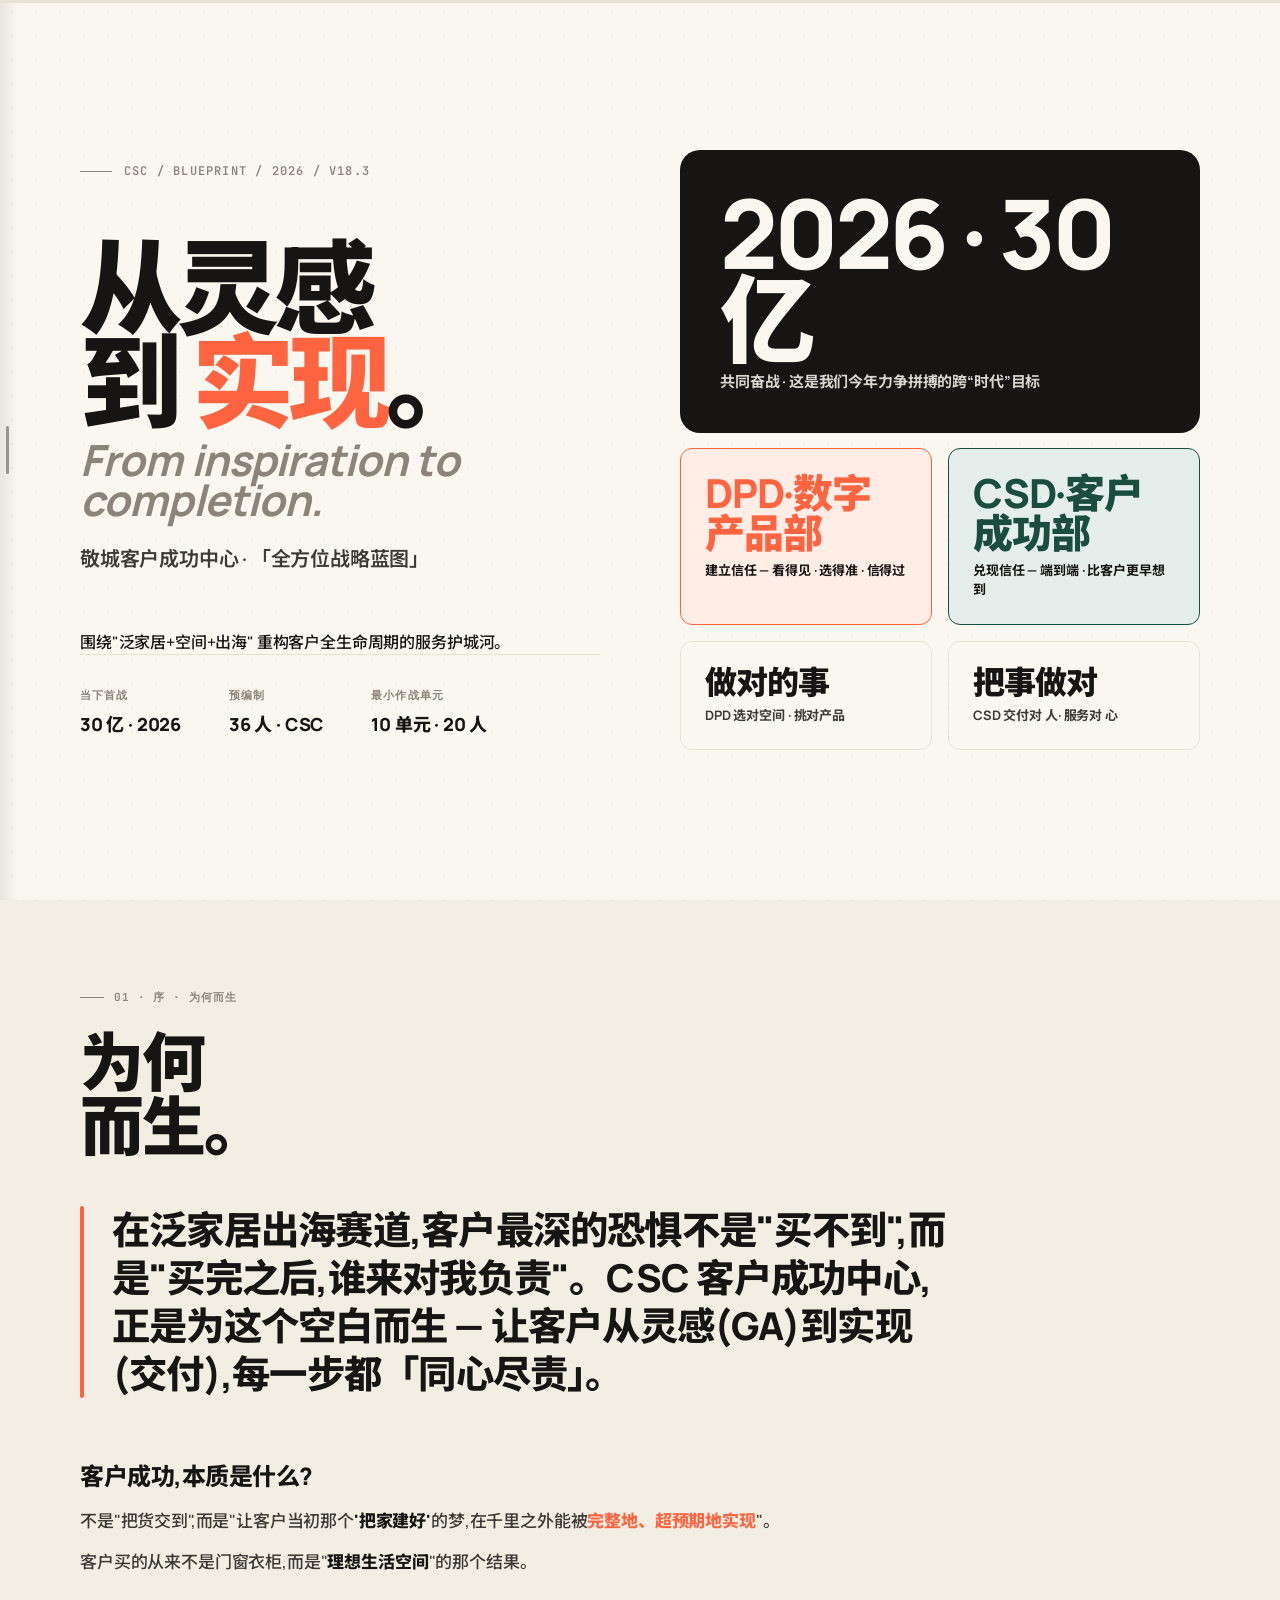
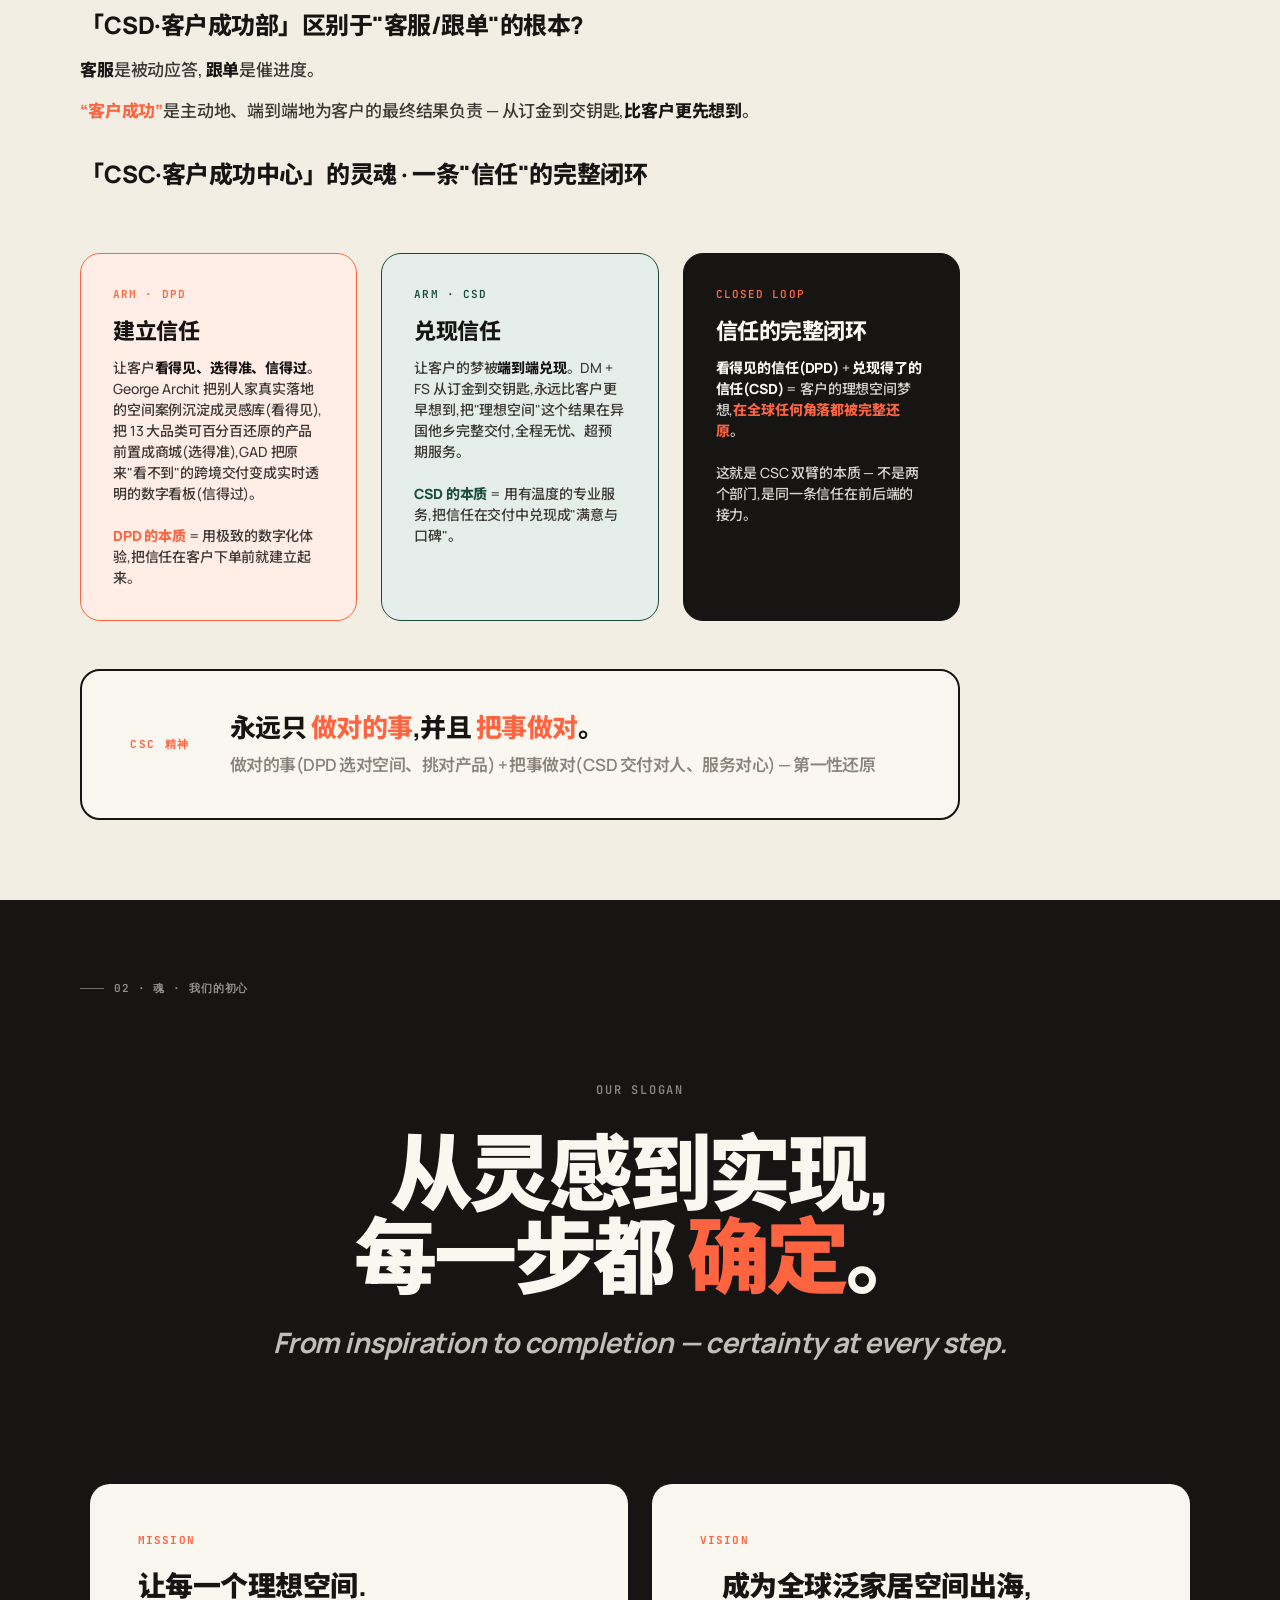
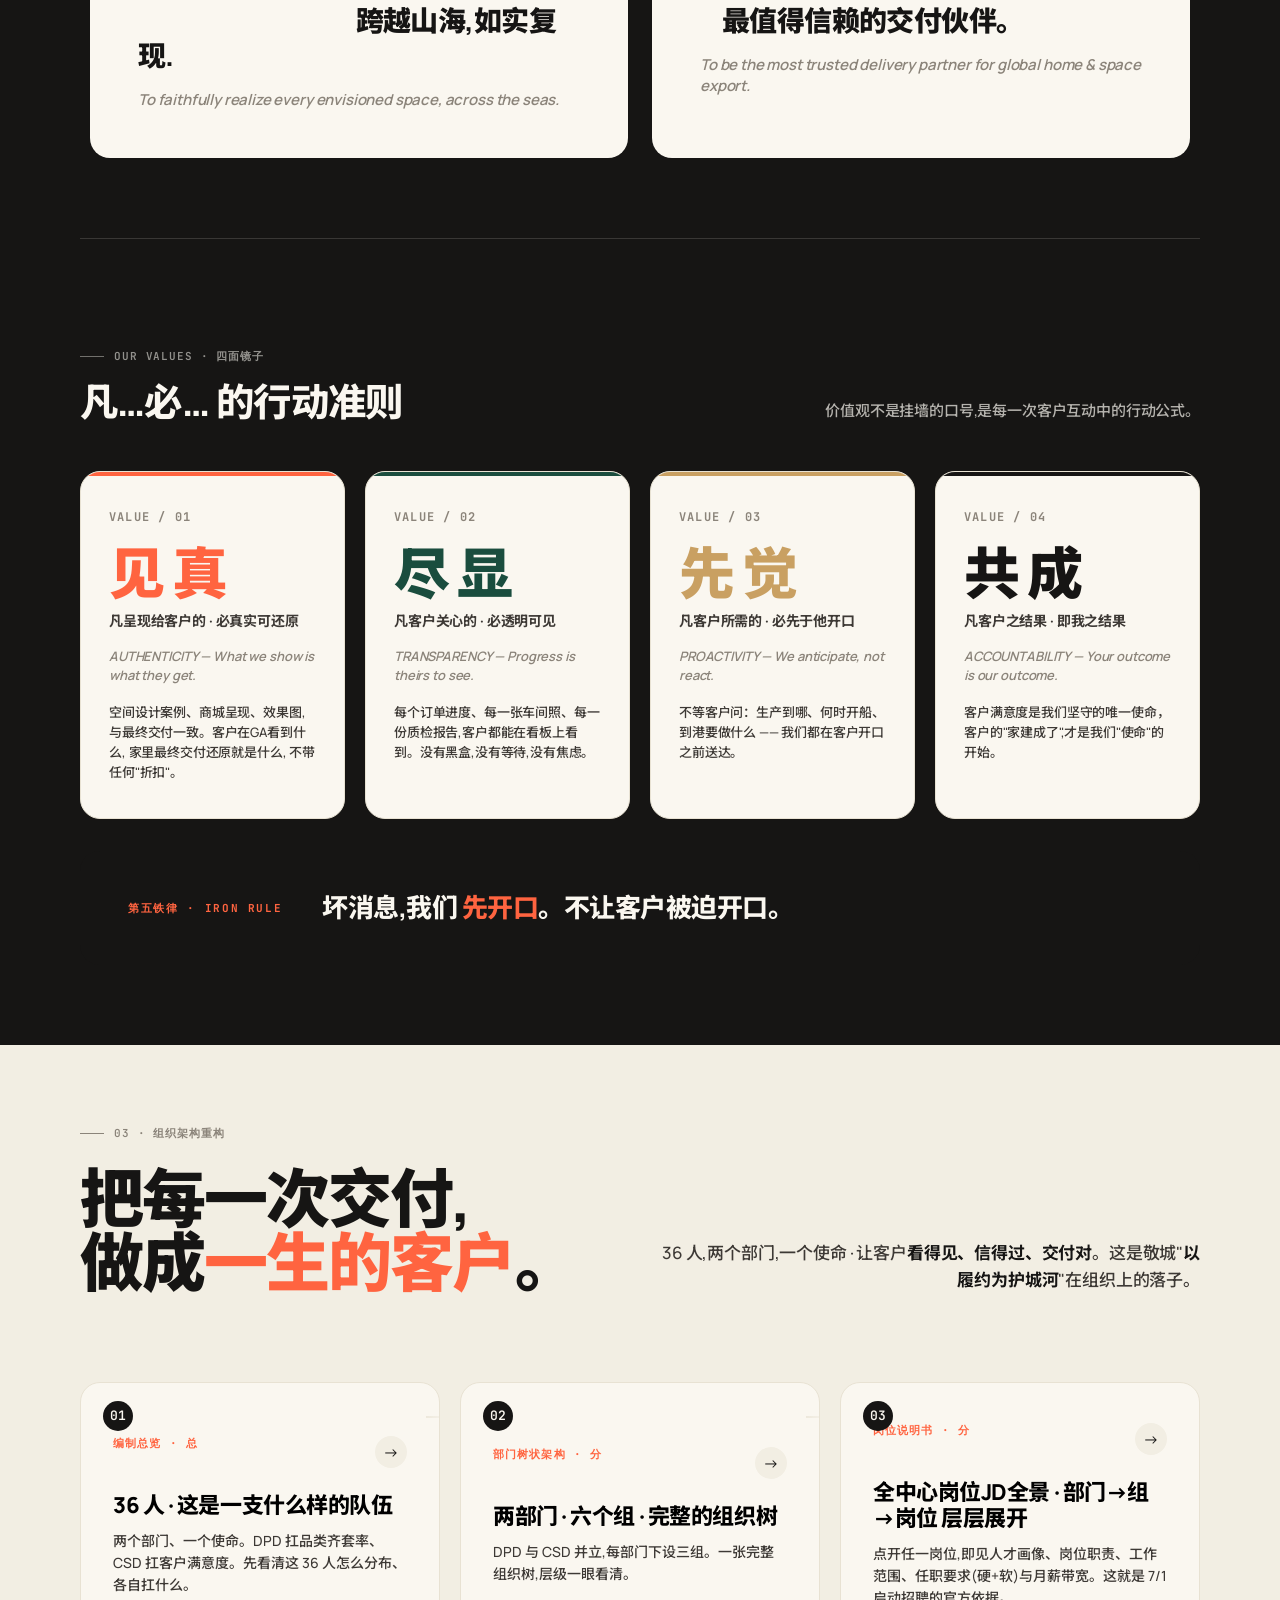
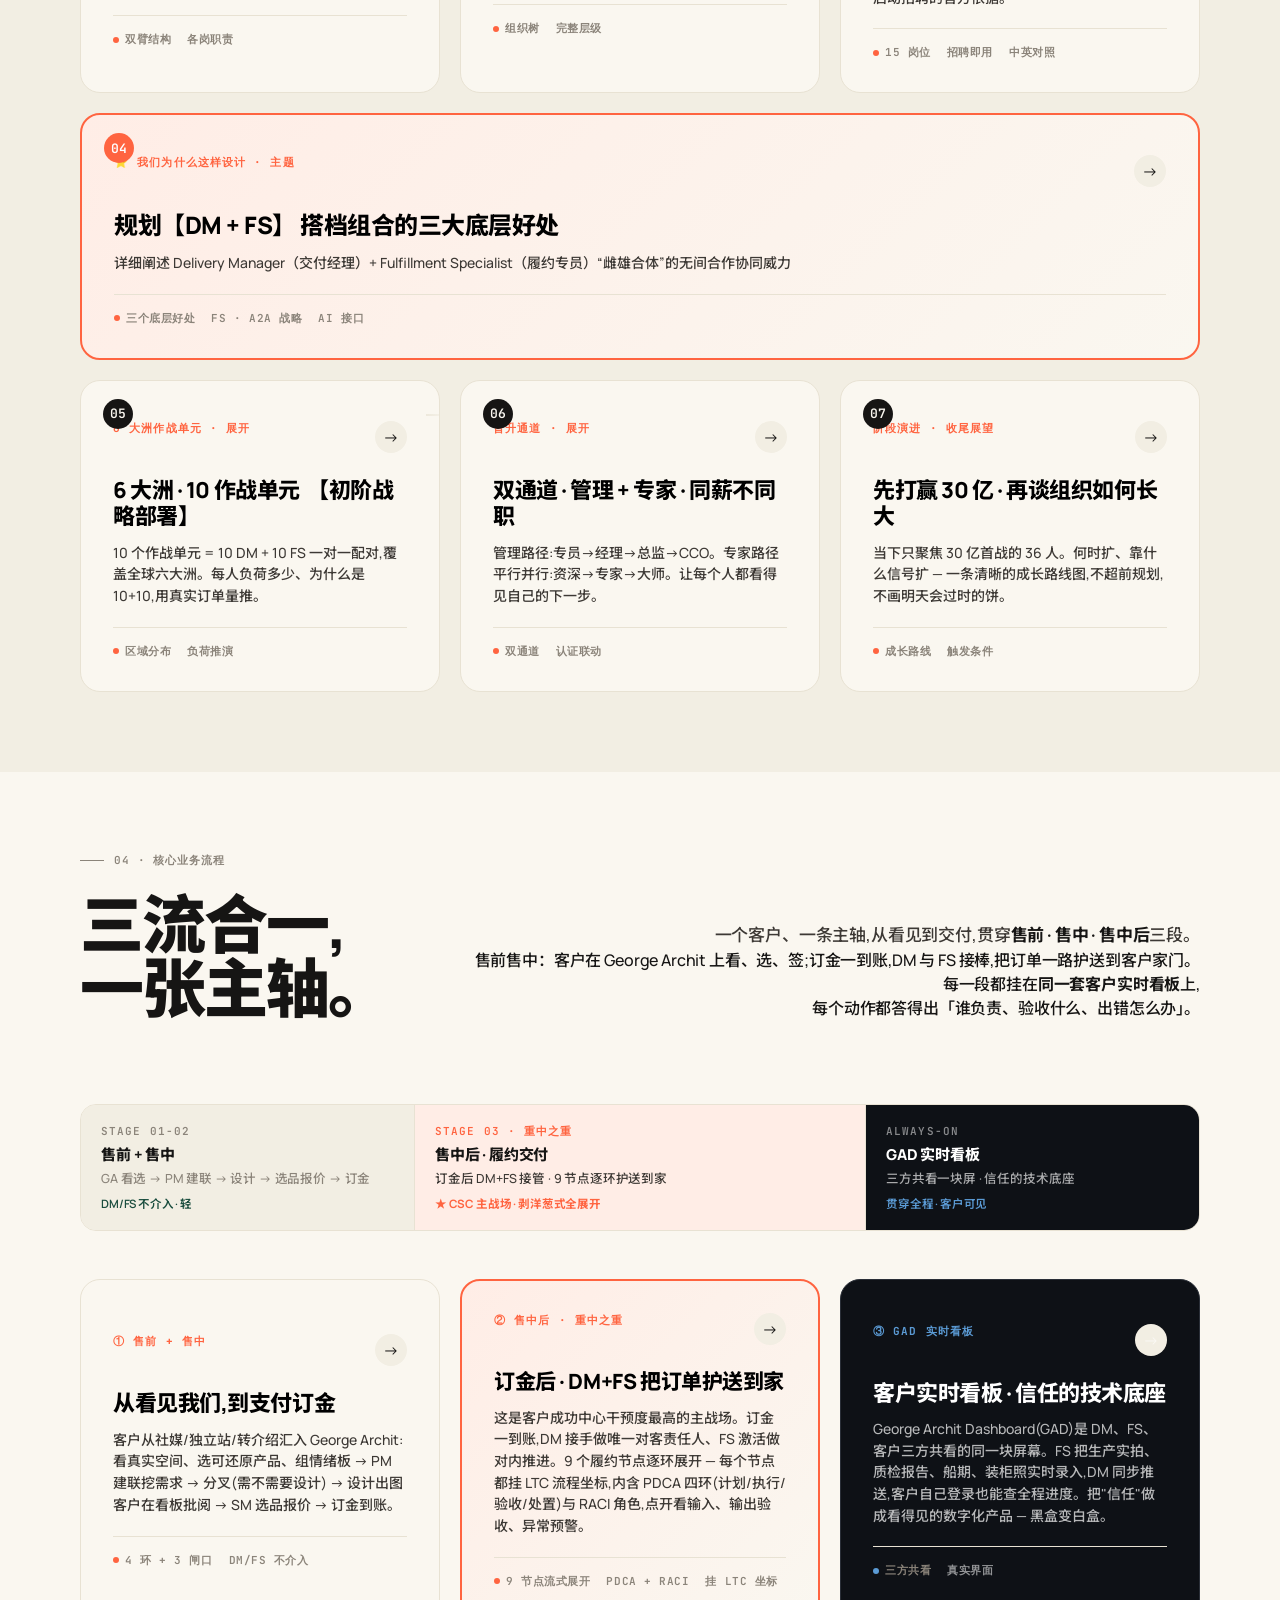
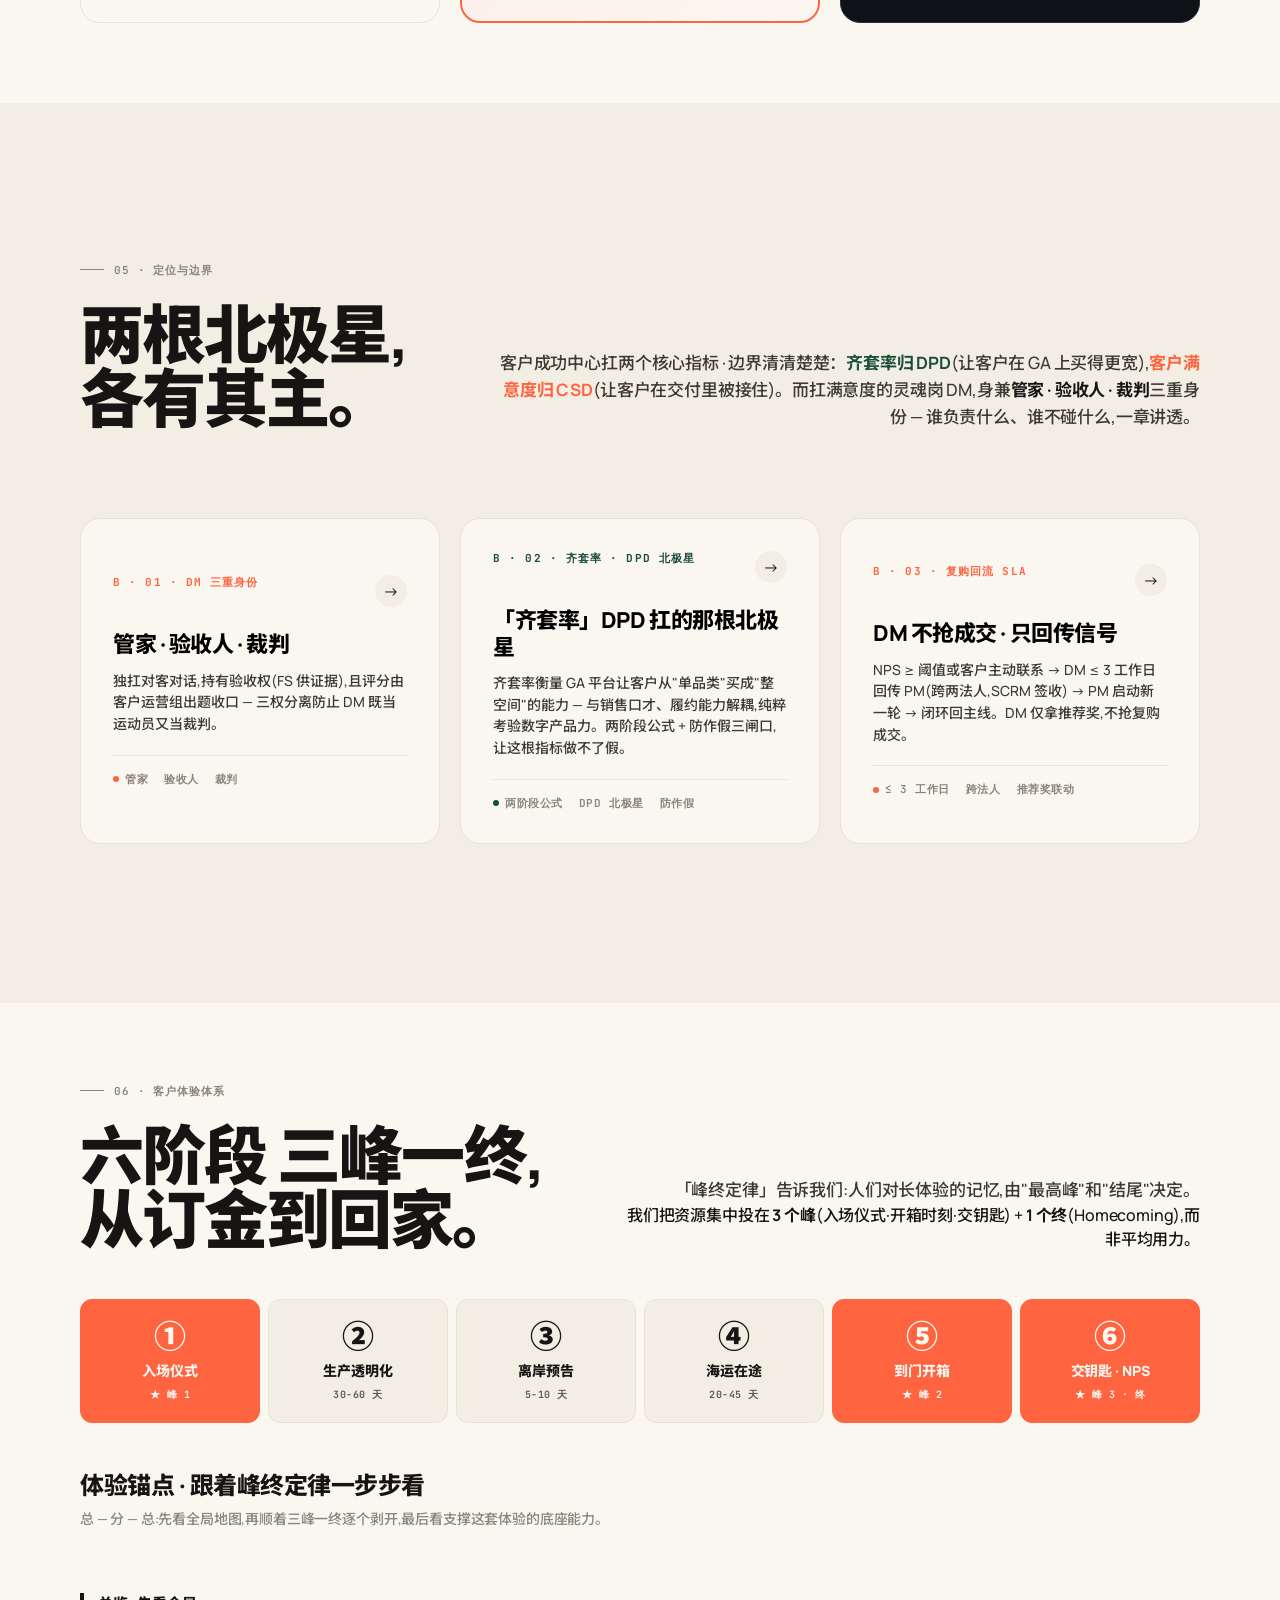
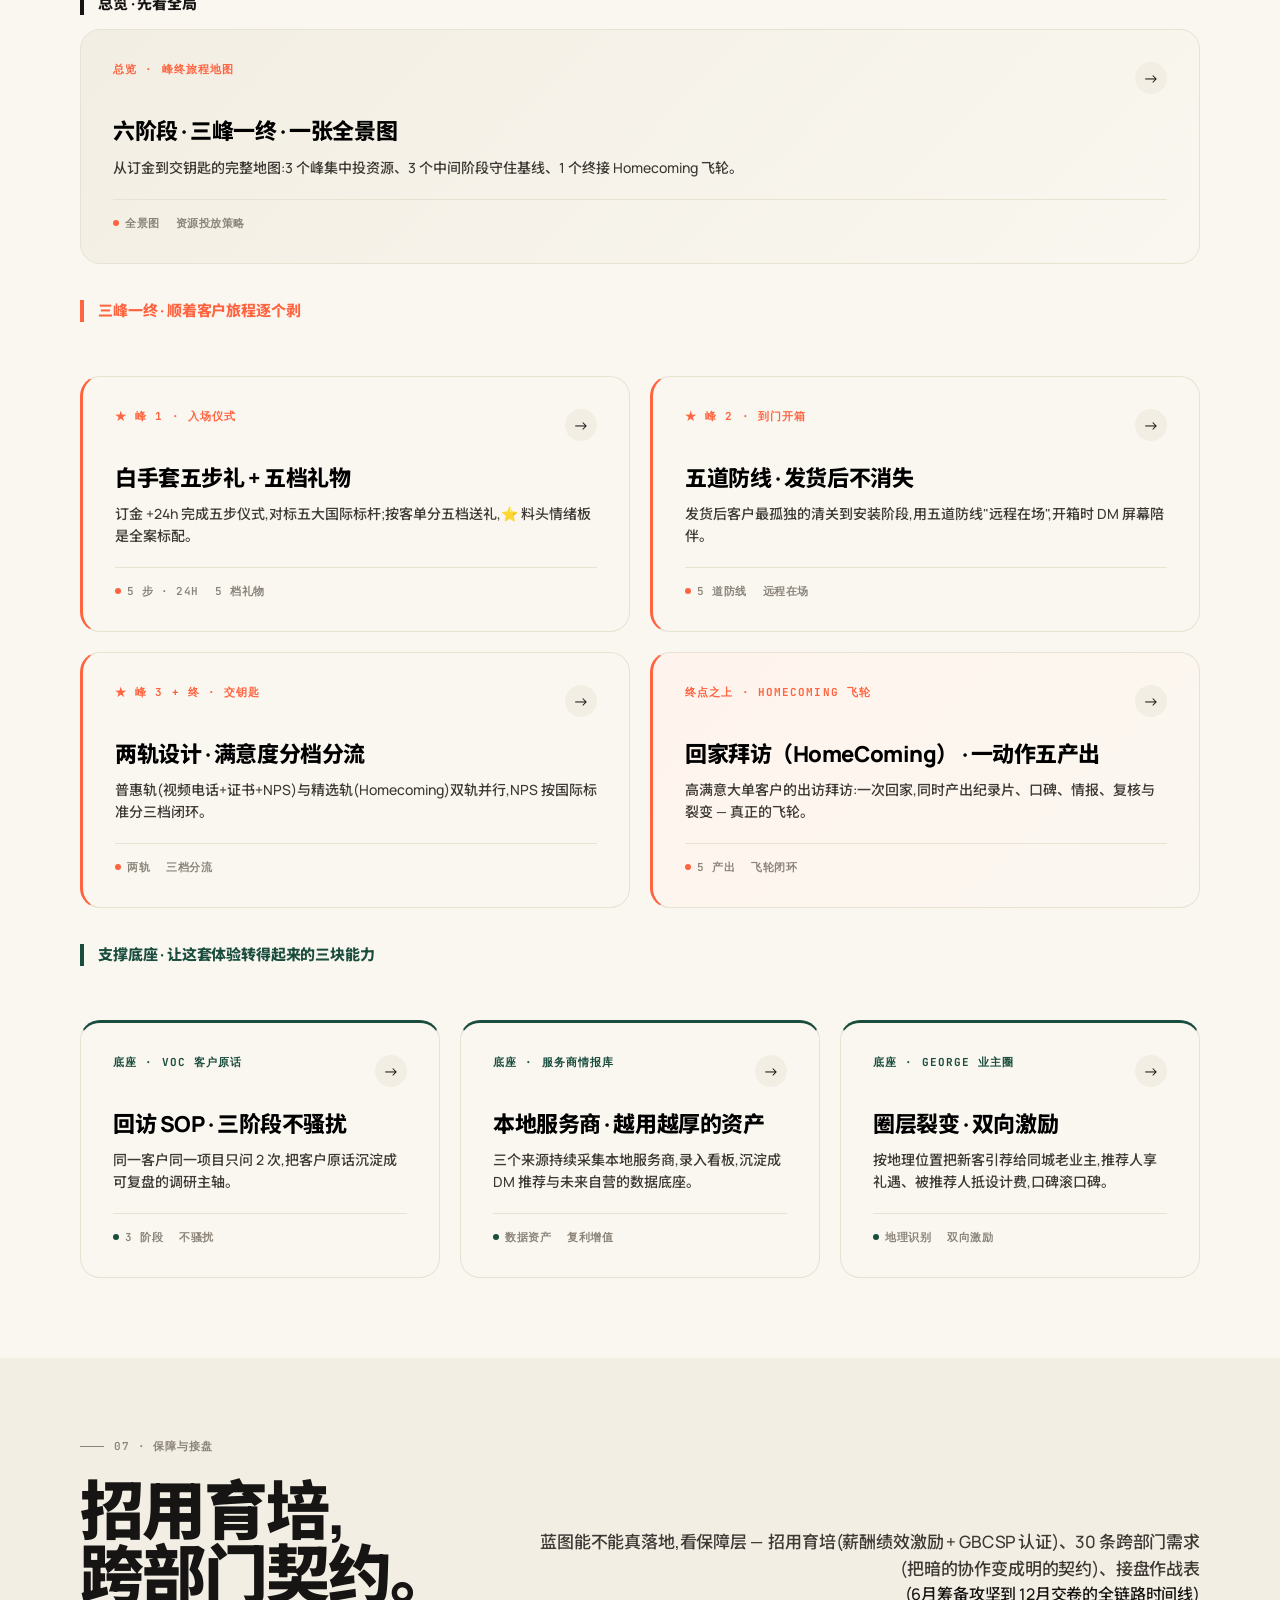
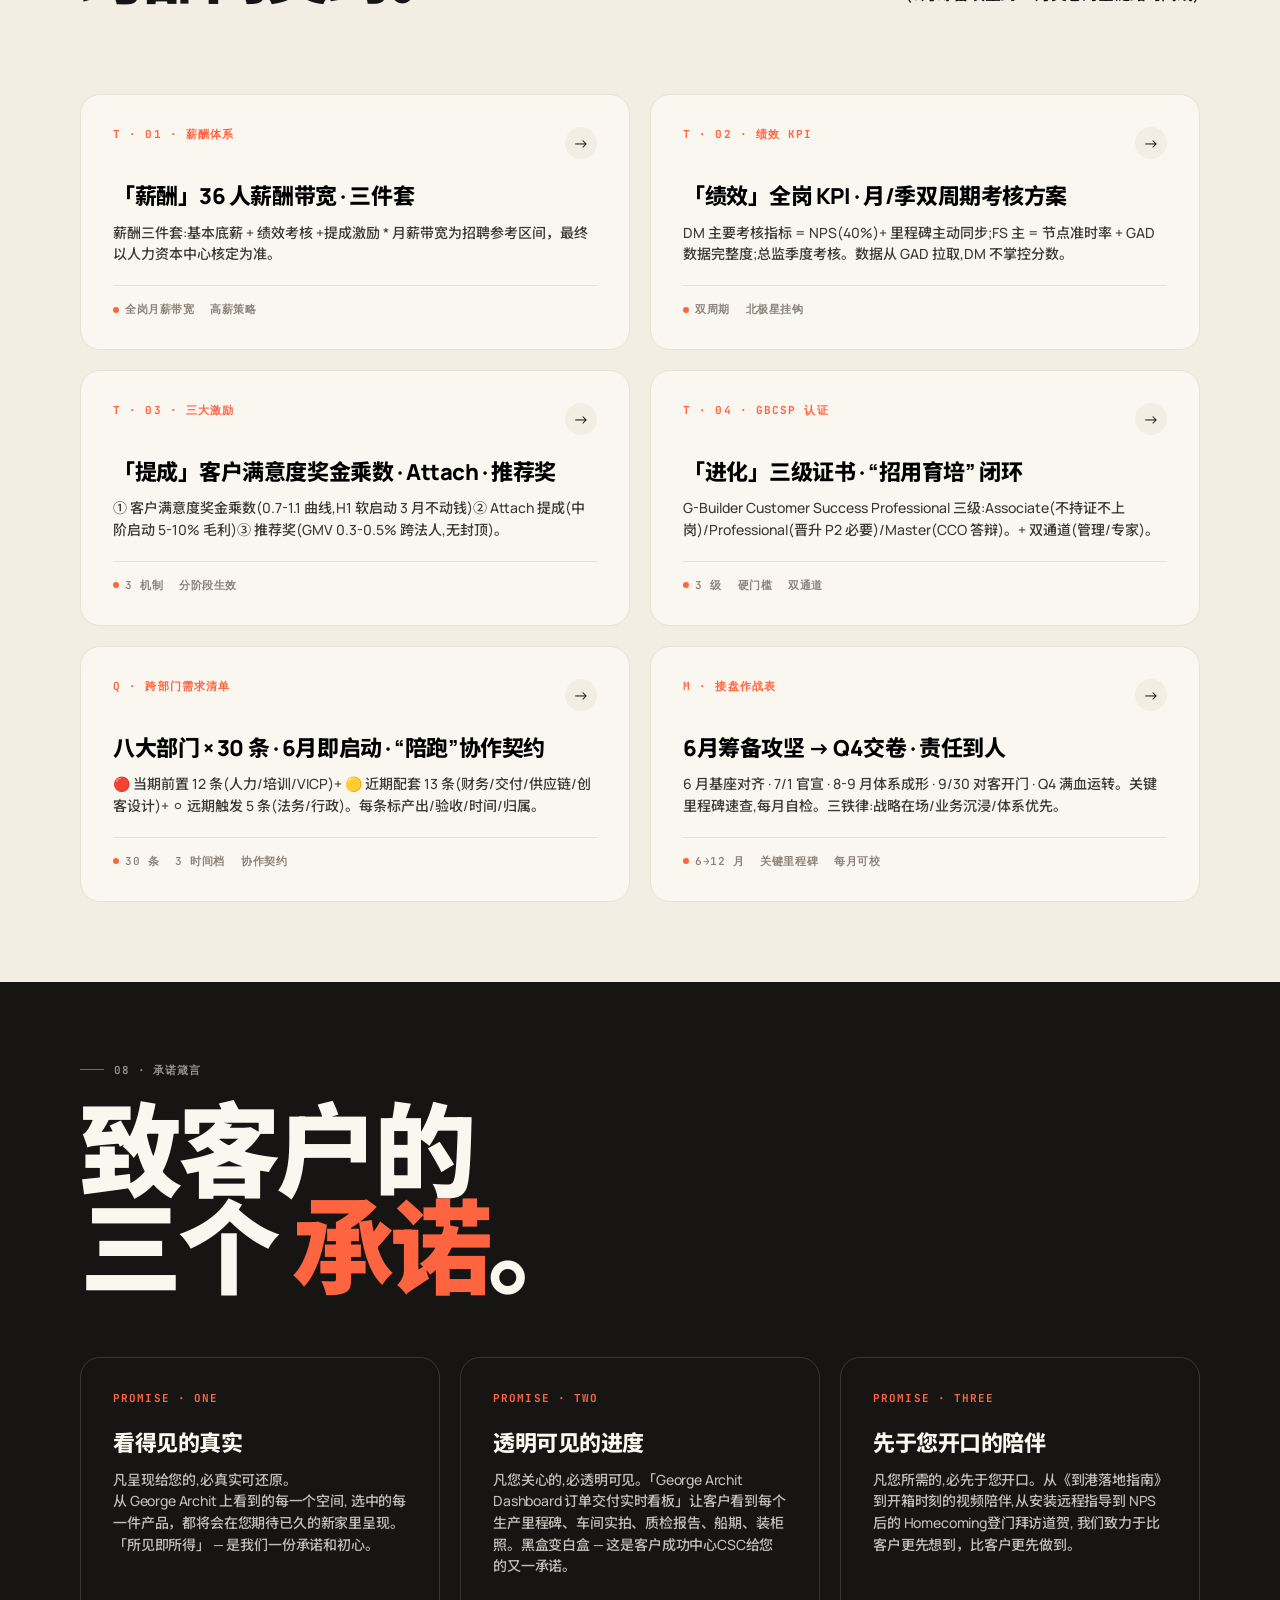
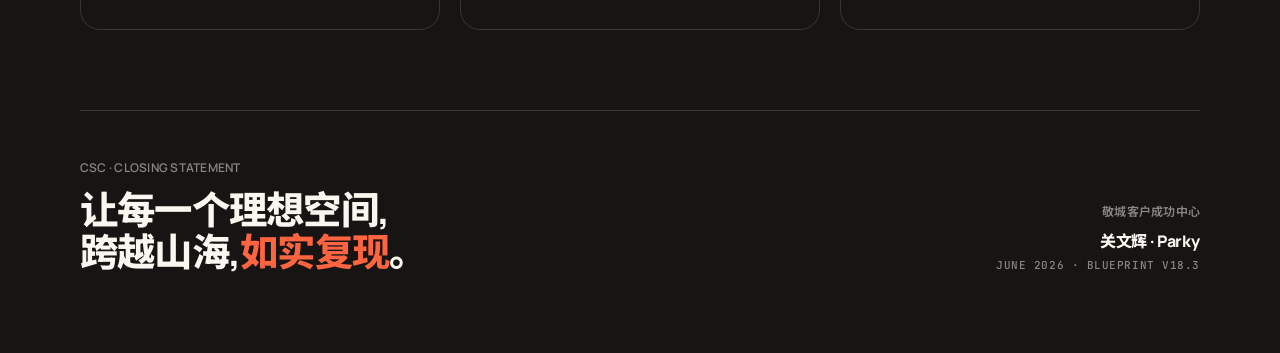
<file: index.html>
<!DOCTYPE html>
<html lang="zh-CN"><head>
<meta charset="UTF-8">
<meta name="viewport" content="width=device-width, initial-scale=1.0">
<title>敬城客户成功中心 CSC · 战略蓝图 2026</title>
<link rel="preconnect" href="https://fonts.googleapis.com">
<link rel="preconnect" href="https://fonts.gstatic.com" crossorigin="">
<link href="https://fonts.googleapis.com/css2?family=Manrope:wght@400;500;600;700;800&amp;family=Noto+Sans+SC:wght@400;500;700;900&amp;family=JetBrains+Mono:wght@400;600&amp;display=swap" rel="stylesheet">
<style>
/* ========================================
   敬城 CSC 战略蓝图 V18.3 · Design System
   风格定位: Editorial × Bold Modern
   参考调性: Stripe Press / Allbirds / Aesop / Notion
   ======================================== */

:root {
  /* Color */
  --bg: #FAF7F0;
  --bg-warm: #F2EEE3;
  --ink: #161514;
  --ink-soft: #3D3935;
  --ink-mute: #8B847A;
  --line: #E8E2D3;
  --line-soft: #F0EBDE;

  --coral: #FF6440;
  --coral-soft: #FFEDE6;
  --forest: #1A4D3E;
  --forest-soft: #E5EEEA;
  --gold: #C9A062;
  --gold-soft: #F5EBD6;

  /* Type */
  --font-display: 'Manrope', 'Noto Sans SC', system-ui, sans-serif;
  --font-body: 'Manrope', 'Noto Sans SC', system-ui, sans-serif;
  --font-mono: 'JetBrains Mono', 'SF Mono', monospace;

  /* Spacing & Radius */
  --r-sm: 8px;
  --r-md: 12px;
  --r-lg: 20px;
  --r-xl: 32px;

  /* Shadow */
  --shadow-sm: 0 2px 8px rgba(22,21,20,0.04);
  --shadow-md: 0 8px 24px rgba(22,21,20,0.08);
  --shadow-lg: 0 24px 60px rgba(22,21,20,0.14);

  /* Sidebar */
  --sidebar-w: 280px;
  --sidebar-collapsed-w: 0px;
  --trigger-w: 18px;
}

* { box-sizing: border-box; margin: 0; padding: 0; }

html { scroll-behavior: smooth; }

body {
  font-family: var(--font-body);
  font-weight: 500;
  color: var(--ink);
  background: var(--bg);
  line-height: 1.5;
  -webkit-font-smoothing: antialiased;
  letter-spacing: -0.01em;
}

/* ========================================
   LAYOUT
   ======================================== */

.app {
  display: flex;
  min-height: 100vh;
}

/* Sidebar 触发条(永远在左侧贴边) */
.sidebar-trigger {
  position: fixed;
  left: 0; top: 0; bottom: 0;
  width: var(--trigger-w);
  z-index: 98;
  background: linear-gradient(to right, rgba(22,21,20,0.08), transparent);
  cursor: pointer;
  transition: background 0.2s;
}
.sidebar-trigger::after {
  content: '';
  position: absolute;
  left: 6px;
  top: 50%;
  transform: translateY(-50%);
  width: 3px;
  height: 48px;
  background: var(--ink);
  border-radius: 2px;
  opacity: 0.4;
  transition: opacity 0.2s;
}
.sidebar-trigger:hover::after { opacity: 1; }

/* Sidebar 隐藏伸缩 */
.sidebar {
  width: var(--sidebar-w);
  position: fixed;
  left: 0; top: 0; bottom: 0;
  background: var(--bg-warm);
  border-right: 1px solid var(--line);
  padding: 32px 24px;
  overflow-y: auto;
  z-index: 100;
  display: flex;
  flex-direction: column;
  transform: translateX(-100%);
  transition: transform 0.32s cubic-bezier(.4,0,.2,1);
  box-shadow: 0 0 0 rgba(0,0,0,0);
}
.sidebar.open,
.sidebar:hover {
  transform: translateX(0);
  box-shadow: 8px 0 32px rgba(22,21,20,0.12);
}
/* 当鼠标 hover 在 trigger 上时,sidebar 也展开 */
.sidebar-trigger:hover + .sidebar {
  transform: translateX(0);
  box-shadow: 8px 0 32px rgba(22,21,20,0.12);
}

.sidebar-brand {
  display: flex;
  align-items: baseline;
  gap: 10px;
  padding-bottom: 28px;
  border-bottom: 1px solid var(--line);
  margin-bottom: 28px;
}

.sidebar-brand .mark {
  width: 32px; height: 32px;
  background: var(--ink);
  color: var(--bg);
  display: inline-flex; align-items: center; justify-content: center;
  font-family: var(--font-display);
  font-weight: 800;
  font-size: 16px;
  border-radius: 8px;
  flex-shrink: 0;
}

.sidebar-brand .name {
  font-family: var(--font-display);
  font-weight: 800;
  font-size: 17px;
  line-height: 1.2;
  letter-spacing: -0.02em;
}

.sidebar-brand .name small {
  display: block;
  font-size: 11px;
  color: var(--ink-mute);
  font-weight: 600;
  margin-top: 3px;
  letter-spacing: 0.02em;
  text-transform: uppercase;
}

.sidenav { list-style: none; flex: 1; }

.sidenav > li {
  margin-bottom: 4px;
}

.sidenav a {
  display: flex;
  align-items: center;
  gap: 12px;
  padding: 10px 12px;
  font-family: var(--font-display);
  font-weight: 700;
  font-size: 14px;
  color: var(--ink-soft);
  text-decoration: none;
  border-radius: var(--r-sm);
  transition: all 0.2s;
  letter-spacing: -0.01em;
}

.sidenav a:hover {
  background: var(--bg);
  color: var(--ink);
}

.sidenav a.active {
  background: var(--ink);
  color: var(--bg);
}

.sidenav .num {
  font-family: var(--font-mono);
  font-size: 11px;
  font-weight: 600;
  opacity: 0.6;
  width: 28px;
}

.sidenav a.active .num { opacity: 1; }

.sidebar-meta {
  padding-top: 24px;
  border-top: 1px solid var(--line);
  font-size: 11px;
  color: var(--ink-mute);
  font-weight: 600;
  line-height: 1.6;
  letter-spacing: 0.02em;
}

.sidebar-meta strong {
  color: var(--ink-soft);
  font-weight: 800;
  display: block;
  margin-bottom: 4px;
  text-transform: uppercase;
  font-size: 10px;
}

/* Main content - 全屏宽度 */
.main {
  margin-left: 0;
  flex: 1;
  width: 100%;
}

/* Progress bar at top */
.progress-bar {
  position: fixed;
  top: 0; left: 0; right: 0;
  height: 3px;
  background: var(--line);
  z-index: 99;
}
.progress-bar .fill {
  height: 100%;
  background: var(--coral);
  width: 0%;
  transition: width 0.1s;
}

/* Section */
.section {
  min-height: 100vh;
  padding: 80px 80px;
  display: flex;
  flex-direction: column;
  justify-content: center;
  position: relative;
}

.section.dark {
  background: var(--ink);
  color: var(--bg);
}

.section.warm {
  background: var(--bg-warm);
}

.section-tag {
  display: inline-flex;
  align-items: center;
  gap: 10px;
  font-family: var(--font-mono);
  font-size: 11px;
  font-weight: 600;
  color: var(--ink-mute);
  letter-spacing: 0.08em;
  text-transform: uppercase;
  margin-bottom: 24px;
}

.section-tag::before {
  content: '';
  width: 24px;
  height: 1px;
  background: var(--ink-mute);
}

.section.dark .section-tag { color: rgba(250,247,240,0.55); }
.section.dark .section-tag::before { background: rgba(250,247,240,0.4); }

/* Typography */
.display-1 {
  font-family: var(--font-display);
  font-weight: 900;
  font-size: clamp(56px, 8vw, 120px);
  line-height: 0.95;
  letter-spacing: -0.04em;
}

.display-2 {
  font-family: var(--font-display);
  font-weight: 900;
  font-size: clamp(40px, 5vw, 72px);
  line-height: 1;
  letter-spacing: -0.03em;
}

.display-3 {
  font-family: var(--font-display);
  font-weight: 800;
  font-size: clamp(28px, 3vw, 44px);
  line-height: 1.1;
  letter-spacing: -0.02em;
}

.heading-1 {
  font-family: var(--font-display);
  font-weight: 800;
  font-size: 24px;
  line-height: 1.2;
  letter-spacing: -0.02em;
}

.heading-2 {
  font-family: var(--font-display);
  font-weight: 700;
  font-size: 18px;
  line-height: 1.3;
  letter-spacing: -0.01em;
}

.lead {
  font-size: 22px;
  font-weight: 500;
  line-height: 1.45;
  color: var(--ink-soft);
  letter-spacing: -0.01em;
}

.body-lg {
  font-size: 17px;
  font-weight: 500;
  line-height: 1.6;
  color: var(--ink-soft);
}

.body {
  font-size: 15px;
  font-weight: 500;
  line-height: 1.6;
  color: var(--ink-soft);
}

.caption {
  font-size: 12px;
  font-weight: 600;
  color: var(--ink-mute);
  letter-spacing: 0.02em;
  text-transform: uppercase;
}

.mono {
  font-family: var(--font-mono);
  font-feature-settings: "tnum" on;
}

/* ========================================
   COVER (Slide 1)
   ======================================== */
.cover {
  background: var(--bg);
  position: relative;
  overflow: hidden;
}

.cover-grid {
  display: grid;
  grid-template-columns: 1fr 1fr;
  gap: 80px;
  align-items: center;
  width: 100%;
  z-index: 2;
  position: relative;
}

.cover-left .doc-no {
  font-family: var(--font-mono);
  font-size: 12px;
  font-weight: 600;
  color: var(--ink-mute);
  letter-spacing: 0.1em;
  margin-bottom: 60px;
}

.cover-left .doc-no::before {
  content: '';
  display: inline-block;
  width: 32px;
  height: 1px;
  background: var(--ink-mute);
  vertical-align: middle;
  margin-right: 12px;
}

.cover-title {
  font-family: var(--font-display);
  font-weight: 900;
  font-size: clamp(64px, 8vw, 112px);
  line-height: 0.92;
  letter-spacing: -0.05em;
  color: var(--ink);
  margin-bottom: 24px;
}

.cover-title .accent {
  color: var(--coral);
  display: inline-block;
}

.cover-title .en {
  font-family: var(--font-display);
  font-weight: 700;
  font-size: 0.42em;
  font-style: italic;
  color: var(--ink-mute);
  display: block;
  margin-top: 12px;
  letter-spacing: -0.02em;
}

.cover-sub {
  font-size: 20px;
  font-weight: 600;
  line-height: 1.5;
  color: var(--ink-soft);
  max-width: 540px;
  margin-bottom: 56px;
  letter-spacing: -0.01em;
}

.cover-meta {
  display: flex;
  gap: 48px;
  padding-top: 32px;
  border-top: 1px solid var(--line);
}

.cover-meta .item .label {
  font-family: var(--font-mono);
  font-size: 11px;
  font-weight: 600;
  color: var(--ink-mute);
  letter-spacing: 0.1em;
  text-transform: uppercase;
  margin-bottom: 8px;
}

.cover-meta .item .value {
  font-family: var(--font-display);
  font-weight: 800;
  font-size: 18px;
  color: var(--ink);
  letter-spacing: -0.01em;
}

/* Cover Right: 大数字/几何装饰 */
.cover-right {
  position: relative;
  height: 600px;
  display: flex;
  flex-direction: column;
  justify-content: space-between;
}

.cover-stat {
  background: var(--ink);
  color: var(--bg);
  border-radius: var(--r-lg);
  padding: 40px;
  position: relative;
  overflow: hidden;
}

.cover-stat .num {
  font-family: var(--font-display);
  font-weight: 900;
  font-size: 96px;
  line-height: 0.9;
  letter-spacing: -0.04em;
  margin-bottom: 8px;
}

.cover-stat .num .unit {
  font-size: 0.35em;
  font-weight: 700;
  color: rgba(250,247,240,0.6);
  margin-left: 4px;
}

.cover-stat .label {
  font-family: var(--font-display);
  font-weight: 700;
  font-size: 15px;
  color: rgba(250,247,240,0.85);
  letter-spacing: -0.01em;
}

.cover-grid-stats {
  display: grid;
  grid-template-columns: 1fr 1fr;
  gap: 16px;
}

.cover-stat-sm {
  background: var(--bg-warm);
  border: 1px solid var(--line);
  border-radius: var(--r-md);
  padding: 24px;
}

.cover-stat-sm .num {
  font-family: var(--font-display);
  font-weight: 900;
  font-size: 40px;
  line-height: 1;
  letter-spacing: -0.03em;
  color: var(--coral);
  margin-bottom: 8px;
}

.cover-stat-sm .num.dark { color: var(--ink); }

.cover-stat-sm .label {
  font-size: 13px;
  font-weight: 700;
  color: var(--ink-soft);
  letter-spacing: -0.01em;
}

/* Cover decorative grid */
.cover::before {
  content: '';
  position: absolute;
  inset: 0;
  background-image: radial-gradient(circle, rgba(22,21,20,0.04) 1px, transparent 1px);
  background-size: 24px 24px;
  pointer-events: none;
  z-index: 1;
}

/* ========================================
   FOREWORD / 序
   ======================================== */
.foreword .content {
  max-width: 880px;
}

.foreword .lead-quote {
  font-family: var(--font-display);
  font-weight: 800;
  font-size: clamp(28px, 3vw, 40px);
  line-height: 1.25;
  letter-spacing: -0.02em;
  color: var(--ink);
  margin-bottom: 48px;
  position: relative;
  padding-left: 32px;
}

.foreword .lead-quote::before {
  content: '';
  position: absolute;
  left: 0; top: 0; bottom: 0;
  width: 4px;
  background: var(--coral);
  border-radius: 2px;
}

.foreword-grid {
  display: grid;
  grid-template-columns: repeat(3, 1fr);
  gap: 24px;
  margin-top: 64px;
}

.foreword-pillar {
  padding: 32px;
  background: var(--bg-warm);
  border-radius: var(--r-lg);
  border: 1px solid var(--line);
  transition: all 0.3s;
}

.foreword-pillar:hover {
  transform: translateY(-4px);
  box-shadow: var(--shadow-md);
}

.foreword-pillar .num {
  font-family: var(--font-mono);
  font-size: 11px;
  font-weight: 600;
  color: var(--coral);
  letter-spacing: 0.1em;
  margin-bottom: 16px;
}

.foreword-pillar .title {
  font-family: var(--font-display);
  font-weight: 800;
  font-size: 22px;
  line-height: 1.2;
  margin-bottom: 12px;
  letter-spacing: -0.02em;
}

.foreword-pillar .desc {
  font-size: 14px;
  font-weight: 500;
  color: var(--ink-soft);
  line-height: 1.5;
}

/* ========================================
   SOUL / 魂 模块
   ======================================== */
.soul-hero {
  text-align: center;
  padding: 60px 0;
}

.soul-hero .label {
  font-family: var(--font-mono);
  font-size: 12px;
  font-weight: 600;
  color: rgba(250,247,240,0.5);
  letter-spacing: 0.15em;
  margin-bottom: 32px;
  text-transform: uppercase;
}

.soul-slogan-zh {
  font-family: var(--font-display);
  font-weight: 900;
  font-size: clamp(48px, 6.5vw, 96px);
  line-height: 1;
  letter-spacing: -0.04em;
  color: var(--bg);
  margin-bottom: 24px;
}

.soul-slogan-zh .em {
  color: var(--coral);
}

.soul-slogan-en {
  font-family: var(--font-display);
  font-weight: 700;
  font-style: italic;
  font-size: clamp(20px, 2.2vw, 32px);
  color: rgba(250,247,240,0.75);
  letter-spacing: -0.02em;
}

.mv-grid {
  display: grid;
  grid-template-columns: 1fr 1fr;
  gap: 24px;
  margin-top: 60px;
  max-width: 1100px;
  margin-left: auto;
  margin-right: auto;
}

.mv-card {
  background: var(--bg);
  color: var(--ink);
  border-radius: var(--r-lg);
  padding: 48px;
}

.mv-card .tag {
  font-family: var(--font-mono);
  font-size: 11px;
  font-weight: 700;
  color: var(--coral);
  letter-spacing: 0.1em;
  margin-bottom: 20px;
  text-transform: uppercase;
}

.mv-card .title-zh {
  font-family: var(--font-display);
  font-weight: 900;
  font-size: 28px;
  line-height: 1.25;
  letter-spacing: -0.02em;
  margin-bottom: 16px;
}

.mv-card .title-en {
  font-family: var(--font-display);
  font-weight: 600;
  font-style: italic;
  font-size: 15px;
  color: var(--ink-mute);
  line-height: 1.4;
}

/* Values - 四面镜子 + 第五铁律 */
.values-block .header {
  display: flex;
  justify-content: space-between;
  align-items: flex-end;
  margin-bottom: 48px;
}

.values-grid {
  display: grid;
  grid-template-columns: repeat(4, 1fr);
  gap: 20px;
  margin-bottom: 32px;
}

.value-card {
  background: var(--bg);
  border-radius: var(--r-lg);
  padding: 36px 28px;
  border: 1px solid var(--line);
  position: relative;
  overflow: hidden;
  transition: all 0.3s;
}

.value-card::before {
  content: '';
  position: absolute;
  top: 0; left: 0; right: 0;
  height: 4px;
  background: var(--coral);
}

.value-card:nth-child(2)::before { background: var(--forest); }
.value-card:nth-child(3)::before { background: var(--gold); }
.value-card:nth-child(4)::before { background: var(--ink); }

.value-card:hover {
  transform: translateY(-6px);
  box-shadow: var(--shadow-md);
}

.value-card .num {
  font-family: var(--font-mono);
  font-size: 12px;
  font-weight: 700;
  color: var(--ink-mute);
  letter-spacing: 0.1em;
  margin-bottom: 20px;
}

.value-card .formula {
  font-family: var(--font-display);
  margin-bottom: 16px;
  display: flex;
  flex-direction: column;
  gap: 12px;
}

.value-card .formula .key {
  display: block;
  font-size: 56px;
  color: var(--coral);
  font-weight: 900;
  line-height: 0.95;
  letter-spacing: -0.04em;
}

.value-card .formula .pre {
  font-family: var(--font-display);
  font-weight: 700;
  font-size: 14px;
  color: var(--ink-soft);
  letter-spacing: -0.01em;
  line-height: 1.4;
}

.value-card:nth-child(2) .formula .key { color: var(--forest); }
.value-card:nth-child(3) .formula .key { color: var(--gold); }
.value-card:nth-child(4) .formula .key { color: var(--ink); }

.value-card .en {
  font-family: var(--font-display);
  font-weight: 600;
  font-style: italic;
  font-size: 13px;
  color: var(--ink-mute);
  margin-bottom: 16px;
  letter-spacing: -0.01em;
}

.value-card .desc {
  font-size: 13px;
  font-weight: 500;
  color: var(--ink-soft);
  line-height: 1.55;
}

.iron-rule {
  background: var(--ink);
  color: var(--bg);
  border-radius: var(--r-lg);
  padding: 40px 48px;
  display: flex;
  align-items: center;
  gap: 40px;
}

.iron-rule .tag {
  font-family: var(--font-mono);
  font-size: 11px;
  font-weight: 700;
  color: var(--coral);
  letter-spacing: 0.15em;
  text-transform: uppercase;
  flex-shrink: 0;
}

.iron-rule .text {
  font-family: var(--font-display);
  font-weight: 800;
  font-size: 26px;
  line-height: 1.3;
  letter-spacing: -0.02em;
  flex: 1;
}

.iron-rule .text em {
  font-style: normal;
  color: var(--coral);
}

/* ========================================
   CARDS / 卡片网格 通用样式
   ======================================== */
.card-grid {
  display: grid;
  gap: 20px;
  margin-top: 40px;
}

.card-grid.cols-3 { grid-template-columns: repeat(3, 1fr); }
.card-grid.cols-2 { grid-template-columns: repeat(2, 1fr); }
.card-grid.cols-4 { grid-template-columns: repeat(4, 1fr); }

.anchor-card {
  background: var(--bg);
  border: 1px solid var(--line);
  border-radius: var(--r-lg);
  padding: 32px;
  cursor: pointer;
  transition: all 0.3s cubic-bezier(.4,0,.2,1);
  position: relative;
  overflow: hidden;
  text-align: left;
  font-family: inherit;
  width: 100%;
}

.anchor-card:hover {
  transform: translateY(-6px);
  box-shadow: var(--shadow-lg);
  border-color: var(--ink);
}

.anchor-card .head {
  display: flex;
  justify-content: space-between;
  align-items: flex-start;
  margin-bottom: 24px;
}

.anchor-card .key {
  font-family: var(--font-mono);
  font-size: 11px;
  font-weight: 700;
  color: var(--coral);
  letter-spacing: 0.1em;
  text-transform: uppercase;
}

.anchor-card .arrow {
  width: 32px; height: 32px;
  border-radius: 50%;
  background: var(--bg-warm);
  display: flex; align-items: center; justify-content: center;
  font-size: 16px;
  color: var(--ink);
  transition: all 0.3s;
}

.anchor-card:hover .arrow {
  background: var(--coral);
  color: var(--bg);
  transform: rotate(-45deg);
}

.anchor-card .title {
  font-family: var(--font-display);
  font-weight: 800;
  font-size: 22px;
  line-height: 1.2;
  letter-spacing: -0.02em;
  margin-bottom: 12px;
}

.anchor-card .desc {
  font-size: 14px;
  font-weight: 500;
  color: var(--ink-soft);
  line-height: 1.55;
  margin-bottom: 20px;
}

.anchor-card .meta {
  display: flex;
  gap: 16px;
  padding-top: 16px;
  border-top: 1px solid var(--line);
  font-family: var(--font-mono);
  font-size: 11px;
  font-weight: 600;
  color: var(--ink-mute);
  letter-spacing: 0.05em;
  text-transform: uppercase;
}

.anchor-card .meta .item {
  display: flex;
  align-items: center;
  gap: 6px;
}

.anchor-card .meta .dot {
  width: 6px; height: 6px;
  background: var(--coral);
  border-radius: 50%;
}

/* ========================================
   MODAL / 详情弹层
   ======================================== */
.modal-backdrop {
  position: fixed;
  inset: 0;
  background: rgba(22,21,20,0.6);
  backdrop-filter: blur(8px);
  z-index: 200;
  opacity: 0;
  visibility: hidden;
  transition: all 0.3s;
}

.modal-backdrop.active {
  opacity: 1;
  visibility: visible;
}

.modal {
  position: fixed;
  top: 50%;
  left: 50%;
  transform: translate(-50%, -50%) scale(0.96);
  width: min(1100px, 92vw);
  max-height: 90vh;
  background: var(--bg);
  border-radius: var(--r-xl);
  z-index: 201;
  opacity: 0;
  visibility: hidden;
  transition: all 0.3s cubic-bezier(.4,0,.2,1);
  overflow: hidden;
  display: flex;
  flex-direction: column;
  box-shadow: 0 40px 100px rgba(0,0,0,0.3);
}

.modal.active {
  opacity: 1;
  visibility: visible;
  transform: translate(-50%, -50%) scale(1);
}

.modal-header {
  padding: 28px 40px;
  border-bottom: 1px solid var(--line);
  display: flex;
  justify-content: space-between;
  align-items: flex-start;
  flex-shrink: 0;
  background: var(--bg);
}

.modal-header .key {
  font-family: var(--font-mono);
  font-size: 11px;
  font-weight: 700;
  color: var(--coral);
  letter-spacing: 0.1em;
  margin-bottom: 8px;
  text-transform: uppercase;
}

.modal-header .title {
  font-family: var(--font-display);
  font-weight: 800;
  font-size: 28px;
  line-height: 1.2;
  letter-spacing: -0.02em;
}

.modal-close {
  width: 44px; height: 44px;
  border-radius: 50%;
  background: var(--bg-warm);
  border: none;
  cursor: pointer;
  display: flex; align-items: center; justify-content: center;
  font-size: 22px;
  color: var(--ink);
  transition: all 0.2s;
  flex-shrink: 0;
  font-family: inherit;
}

.modal-close:hover {
  background: var(--coral);
  color: var(--bg);
  transform: rotate(90deg);
}

.modal-body {
  padding: 40px;
  overflow-y: auto;
  flex: 1;
  font-size: 15px;
  font-weight: 500;
  line-height: 1.65;
  color: var(--ink-soft);
}

.modal-body h3 {
  font-family: var(--font-display);
  font-weight: 800;
  font-size: 20px;
  color: var(--ink);
  margin-top: 32px;
  margin-bottom: 12px;
  letter-spacing: -0.02em;
}

.modal-body h3:first-child { margin-top: 0; }

.modal-body h4 {
  font-family: var(--font-display);
  font-weight: 700;
  font-size: 15px;
  color: var(--ink);
  margin-top: 20px;
  margin-bottom: 8px;
  letter-spacing: -0.01em;
}

.modal-body p { margin-bottom: 12px; }
.modal-body ul { padding-left: 22px; margin-bottom: 16px; }
.modal-body ul li { margin-bottom: 6px; }
.modal-body strong { color: var(--ink); font-weight: 700; }

.modal-body .callout {
  background: var(--coral-soft);
  border-left: 4px solid var(--coral);
  padding: 20px 24px;
  border-radius: var(--r-md);
  margin: 20px 0;
  font-size: 14px;
}

.modal-body .callout.forest {
  background: var(--forest-soft);
  border-color: var(--forest);
}

.modal-body .callout.gold {
  background: var(--gold-soft);
  border-color: var(--gold);
}

.modal-body .data-row {
  display: grid;
  grid-template-columns: 200px 1fr;
  gap: 24px;
  padding: 14px 0;
  border-bottom: 1px solid var(--line-soft);
  font-size: 14px;
}

.modal-body .data-row:last-child { border-bottom: 0; }

.modal-body .data-row .label {
  font-family: var(--font-display);
  font-weight: 700;
  color: var(--ink);
}

.modal-body .table {
  width: 100%;
  border-collapse: collapse;
  font-size: 13px;
  margin: 16px 0;
}

.modal-body .table th {
  text-align: left;
  padding: 10px 14px;
  background: var(--bg-warm);
  font-family: var(--font-display);
  font-weight: 700;
  font-size: 12px;
  color: var(--ink);
  border-bottom: 2px solid var(--ink);
  letter-spacing: -0.01em;
}

.modal-body .table td {
  padding: 12px 14px;
  border-bottom: 1px solid var(--line-soft);
  vertical-align: top;
}

.modal-body .table tr:last-child td { border-bottom: 0; }

.modal-body .tabs {
  display: flex;
  gap: 4px;
  margin-bottom: 24px;
  padding: 4px;
  background: var(--bg-warm);
  border-radius: var(--r-md);
}

.modal-body .tab {
  flex: 1;
  padding: 10px 16px;
  background: transparent;
  border: none;
  cursor: pointer;
  font-family: var(--font-display);
  font-weight: 700;
  font-size: 13px;
  color: var(--ink-soft);
  border-radius: var(--r-sm);
  transition: all 0.2s;
}

.modal-body .tab.active {
  background: var(--ink);
  color: var(--bg);
}

.tab-content { display: none; }
.tab-content.active { display: block; }

/* Journey Strip / 六阶段时间轴 */
.journey-step {
  background: var(--bg-warm);
  border: 1px solid var(--line);
  border-radius: var(--r-md);
  padding: 20px 16px;
  text-align: center;
  transition: all 0.3s;
}
.journey-step:hover { transform: translateY(-4px); box-shadow: var(--shadow-md); }
.journey-step.peak {
  background: var(--coral);
  color: var(--bg);
  border-color: var(--coral);
}
.journey-step .num {
  font-family: var(--font-display);
  font-weight: 900;
  font-size: 32px;
  line-height: 1;
  margin-bottom: 8px;
}
.journey-step .name {
  font-family: var(--font-display);
  font-weight: 800;
  font-size: 14px;
  margin-bottom: 6px;
  letter-spacing: -0.01em;
}
.journey-step .tag {
  font-family: var(--font-mono);
  font-size: 10px;
  font-weight: 600;
  letter-spacing: 0.05em;
  opacity: 0.7;
  text-transform: uppercase;
}
.journey-step.peak .tag { opacity: 1; }

/* ========================================
   UTIL
   ======================================== */
.text-coral { color: var(--coral); }
.text-forest { color: var(--forest); }
.text-gold { color: var(--gold); }
.text-mute { color: var(--ink-mute); }

.divider {
  height: 1px;
  background: var(--line);
  margin: 40px 0;
  border: 0;
}

.section-title-row {
  display: flex;
  justify-content: space-between;
  align-items: flex-end;
  margin-bottom: 48px;
  gap: 80px;
}

.section-title-row .left { flex: 0 0 auto; max-width: 60%; }
.section-title-row .right { flex: 1; text-align: right; }

@media (max-width: 1024px) {
  .sidebar { transform: translateX(-100%); transition: transform 0.3s; }
  .main { margin-left: 0; width: 100%; }
  .section { padding: 60px 32px; }
  .cover-grid { grid-template-columns: 1fr; gap: 40px; }
  .cover-right { height: auto; }
  .mv-grid, .values-grid { grid-template-columns: 1fr; }
  .card-grid.cols-3, .card-grid.cols-4 { grid-template-columns: 1fr; }
}

/* Print */
@media print {
  .sidebar, .progress-bar, .edit-panel { display: none; }
  .main { margin-left: 0; }
  .section { page-break-after: always; min-height: auto; padding: 40px; }
}

/* ========================================
   EDIT PANEL · 编辑功能
   ======================================== */
.edit-panel {
  position: fixed;
  top: 20px;
  right: 24px;
  z-index: 300;
  display: flex;
  gap: 8px;
  align-items: center;
  background: var(--bg);
  border: 1px solid var(--line);
  border-radius: 999px;
  padding: 6px;
  box-shadow: var(--shadow-md);
  font-family: var(--font-display);
}

.edit-btn {
  display: inline-flex;
  align-items: center;
  gap: 6px;
  padding: 8px 16px;
  border: none;
  border-radius: 999px;
  background: transparent;
  color: var(--ink-soft);
  font-family: inherit;
  font-weight: 700;
  font-size: 13px;
  cursor: pointer;
  transition: all 0.2s;
  letter-spacing: -0.01em;
}

.edit-btn:hover {
  background: var(--bg-warm);
  color: var(--ink);
}

.edit-btn.primary {
  background: var(--ink);
  color: var(--bg);
}

.edit-btn.primary:hover {
  background: var(--ink-soft);
  color: var(--bg);
}

.edit-btn.coral {
  background: var(--coral);
  color: var(--bg);
}

.edit-btn.coral:hover {
  background: #E85530;
  color: var(--bg);
}

.edit-btn .icon {
  font-size: 14px;
  display: inline-block;
}

.edit-btn .dot {
  width: 8px; height: 8px;
  border-radius: 50%;
  background: var(--ink-mute);
  display: inline-block;
}

.edit-btn .dot.on {
  background: #2BB673;
  box-shadow: 0 0 0 4px rgba(43, 182, 115, 0.2);
}

/* Edit-mode active: highlight editable elements */
body.edit-mode [contenteditable="true"] {
  outline: 1.5px dashed transparent;
  outline-offset: 4px;
  border-radius: 4px;
  transition: outline-color 0.15s, background-color 0.15s;
  cursor: text;
}

body.edit-mode [contenteditable="true"]:hover {
  outline-color: var(--coral);
  background-color: rgba(255, 100, 64, 0.06);
}

body.edit-mode [contenteditable="true"]:focus {
  outline: 2px solid var(--coral);
  outline-offset: 4px;
  background-color: rgba(255, 100, 64, 0.04);
}

/* In edit mode, disable card click-to-open behavior */
body.edit-mode .anchor-card {
  cursor: text;
}

body.edit-mode .anchor-card:hover {
  transform: none;
  box-shadow: var(--shadow-sm);
  border-color: var(--line);
}

body.edit-mode .anchor-card:hover .arrow {
  background: var(--bg-warm);
  color: var(--ink);
  transform: none;
}

/* Toast notification */
.toast {
  position: fixed;
  bottom: 32px;
  left: 50%;
  transform: translateX(-50%) translateY(120%);
  background: var(--ink);
  color: var(--bg);
  padding: 14px 24px;
  border-radius: 999px;
  font-family: var(--font-display);
  font-weight: 700;
  font-size: 14px;
  letter-spacing: -0.01em;
  z-index: 400;
  transition: transform 0.3s cubic-bezier(.4,0,.2,1);
  box-shadow: var(--shadow-lg);
  display: inline-flex;
  align-items: center;
  gap: 10px;
}

.toast.show {
  transform: translateX(-50%) translateY(0);
}

.toast.success { background: #1A7A4F; }
.toast.error { background: #B83333; }

/* Edit help tooltip */
.edit-help {
  position: fixed;
  top: 72px;
  right: 24px;
  z-index: 299;
  background: var(--ink);
  color: var(--bg);
  padding: 16px 20px;
  border-radius: var(--r-md);
  font-family: var(--font-display);
  font-weight: 600;
  font-size: 13px;
  line-height: 1.6;
  max-width: 320px;
  box-shadow: var(--shadow-lg);
  letter-spacing: -0.01em;
  display: none;
}

.edit-help.show { display: block; }

.edit-help .title {
  font-weight: 800;
  font-size: 14px;
  margin-bottom: 8px;
  color: var(--coral);
}

.edit-help .tip {
  color: rgba(250,247,240,0.85);
  font-weight: 500;
  font-size: 12px;
  margin-top: 4px;
}

.edit-help .tip strong {
  color: var(--bg);
  font-weight: 700;
}

/* ========================================
   组织章 · 流向序号动效 (V18.3 新增)
   ======================================== */
.org-flow-grid {
  display: grid;
  grid-template-columns: repeat(3, 1fr);
  gap: 20px;
  margin-top: 40px;
  counter-reset: flowstep;
}
.flow-card { position: relative; padding-top: 40px; }

/* 序号徽章 */
.flow-card .step-badge {
  position: absolute;
  top: 18px; left: 22px;
  width: 30px; height: 30px;
  border-radius: 50%;
  background: var(--ink);
  color: var(--bg);
  font-family: var(--font-mono);
  font-size: 13px; font-weight: 600;
  display: flex; align-items: center; justify-content: center;
  letter-spacing: 0;
  z-index: 3;
  transition: all 0.3s cubic-bezier(.4,0,.2,1);
}
.flow-card:hover .step-badge {
  background: var(--coral);
  transform: scale(1.12);
}

/* 卡片之间的流向连接线（仅大屏，指向下一张） */
.flow-card::after {
  content: '';
  position: absolute;
  top: 33px; right: -13px;
  width: 26px; height: 2px;
  background: linear-gradient(to right, var(--line), transparent);
  z-index: 1;
  pointer-events: none;
  opacity: 0.7;
}
/* 每行最后一张(第3、6张)和通栏hero卡不画右向线 */
.flow-card[data-step="3"]::after,
.flow-card[data-step="6"]::after,
.flow-card[data-step="7"]::after,
.flow-card-hero::after { display: none; }

/* hover 当前步：左侧描一道珊瑚色，强化"我在这一步" */
.flow-card::before {
  content: '';
  position: absolute;
  left: 0; top: 0; bottom: 0;
  width: 3px;
  background: var(--coral);
  transform: scaleY(0);
  transform-origin: top;
  transition: transform 0.3s cubic-bezier(.4,0,.2,1);
  z-index: 2;
}
.flow-card:hover::before { transform: scaleY(1); }

@media (max-width: 980px) {
  .org-flow-grid { grid-template-columns: 1fr; }
  .flow-card::after { display: none; }
  .flow-card-hero { grid-column: span 1 !important; }
}


/* ========================================
   岗位说明书钻取导航 (V18.3 第二刀)
   ======================================== */
.jd-dept-block { margin: 28px 0; }
.jd-dept-head {
  display: flex; align-items: center; gap: 12px;
  padding: 14px 18px; border-radius: 12px; margin-bottom: 8px;
  font-weight: 800; font-size: 16px;
}
.jd-dept-head.dpd { background: var(--coral-soft); color: var(--coral); }
.jd-dept-head.csd { background: var(--forest-soft); color: var(--forest); }
.jd-dept-head .cnt { margin-left: auto; font-size: 12px; font-weight: 600; opacity: .7; }

.jd-group-label {
  font-size: 12px; font-weight: 700; color: var(--ink-mute);
  letter-spacing: .05em; margin: 16px 0 8px 4px; text-transform: none;
}

.jd-people-grid {
  display: grid; grid-template-columns: repeat(3, 1fr); gap: 10px;
}
@media (max-width: 640px) { .jd-people-grid { grid-template-columns: repeat(2, 1fr); } }

.jd-person {
  display: flex; align-items: center; gap: 12px;
  padding: 12px 14px; border: 1px solid var(--line); border-radius: 12px;
  background: var(--bg); cursor: pointer; text-align: left;
  font-family: inherit; transition: all .2s cubic-bezier(.4,0,.2,1); width: 100%;
}
.jd-person:hover { border-color: var(--ink); transform: translateY(-2px); box-shadow: var(--shadow-md); }
.jd-person .avatar {
  width: 40px; height: 40px; border-radius: 50%; flex-shrink: 0;
  display: flex; align-items: center; justify-content: center;
  font-size: 20px; background: var(--bg-warm);
}
.jd-person.key-role .avatar { background: var(--coral); }
.jd-person .pinfo { min-width: 0; }
.jd-person .pname { font-weight: 700; font-size: 13.5px; color: var(--ink); line-height: 1.2; }
.jd-person .pmeta { font-size: 11.5px; color: var(--ink-mute); margin-top: 3px; }
.jd-person .pname .star { color: var(--coral); }

/* JD Modal 的"返回岗位总览"按钮 */
.jd-back-btn {
  display: inline-flex; align-items: center; gap: 6px;
  font-family: var(--font-body); font-size: 13px; font-weight: 600;
  color: var(--ink-mute); background: var(--bg-warm); border: none;
  padding: 7px 14px; border-radius: 999px; cursor: pointer;
  margin-bottom: 4px; transition: all .2s;
}
.jd-back-btn:hover { color: var(--ink); background: var(--line); }


/* ========================================
   04 售中后 · 流式竖轴 + PDCA + RACI (V18.3 第三刀)
   ======================================== */
.flow-stream { position: relative; padding-left: 8px; }
.fnode { position: relative; padding: 0 0 14px 34px; }
/* 竖向流轴线 */
.fnode::before {
  content: ''; position: absolute; left: 9px; top: 6px; bottom: -6px;
  width: 2px; background: var(--line);
}
.fnode:last-child::before { display: none; }
/* 节点圆点 */
.fnode > .dot-num {
  position: absolute; left: 0; top: 2px;
  width: 20px; height: 20px; border-radius: 50%;
  background: var(--coral); color: #fff;
  font-family: var(--font-mono); font-size: 10px; font-weight: 700;
  display: flex; align-items: center; justify-content: center; z-index: 2;
}
.fnode.csd-key > .dot-num { background: var(--forest); box-shadow: 0 0 0 3px var(--forest-soft); }

/* 节点头（可点击展开） */
.fnode-head {
  background: var(--bg); border: 1px solid var(--line); border-radius: 12px;
  padding: 14px 16px; cursor: pointer; transition: all .2s;
  display: flex; align-items: center; gap: 12px;
}
.fnode-head:hover { border-color: var(--ink); box-shadow: var(--shadow-sm); }
.fnode-head .ftitle { font-weight: 800; font-size: 14.5px; color: var(--ink); }
.fnode-head .fltc {
  font-family: var(--font-mono); font-size: 10.5px; font-weight: 600;
  color: var(--coral); background: var(--coral-soft);
  padding: 2px 8px; border-radius: 6px; white-space: nowrap;
}
.fnode-head .fcsd {
  font-size: 10.5px; font-weight: 700; color: var(--forest);
  background: var(--forest-soft); padding: 2px 8px; border-radius: 6px; white-space: nowrap;
}
.fnode-head .fdm {
  flex: 1; font-size: 12px; color: var(--ink-mute); font-style: italic;
  text-align: right; min-width: 0;
}
.fnode-head .ftoggle { color: var(--ink-mute); font-size: 13px; transition: transform .2s; }
.fnode-head.open .ftoggle { transform: rotate(180deg); }

/* 节点展开体：PDCA四象限 */
.fnode-body {
  display: none; margin-top: 8px; padding: 16px;
  background: var(--bg-warm); border-radius: 12px;
}
.fnode-body.show { display: block; }
.pdca-grid { display: grid; grid-template-columns: 1fr 1fr; gap: 10px; }
@media (max-width: 600px) { .pdca-grid { grid-template-columns: 1fr; } }
.pdca-cell {
  background: var(--bg); border-radius: 10px; padding: 12px 14px;
  border-left: 3px solid var(--line);
}
.pdca-cell.p { border-left-color: #5B9BD5; }
.pdca-cell.d { border-left-color: var(--gold); }
.pdca-cell.c { border-left-color: var(--forest); }
.pdca-cell.a { border-left-color: var(--coral); }
.pdca-cell .pk {
  font-family: var(--font-mono); font-size: 10px; font-weight: 700;
  letter-spacing: .08em; margin-bottom: 5px; display: inline-block;
}
.pdca-cell.p .pk { color: #5B9BD5; }
.pdca-cell.d .pk { color: #B8860B; }
.pdca-cell.c .pk { color: var(--forest); }
.pdca-cell.a .pk { color: var(--coral); }
.pdca-cell .ptext { font-size: 12.5px; color: var(--ink-soft); line-height: 1.5; }
.raci-tag {
  display: inline-block; font-family: var(--font-mono); font-size: 9.5px; font-weight: 700;
  padding: 1px 6px; border-radius: 4px; margin-left: 4px;
}
.raci-tag.r { background: var(--coral-soft); color: var(--coral); }
.raci-tag.a-tag { background: #FCE8D8; color: #B8860B; }
.raci-tag.c { background: var(--forest-soft); color: var(--forest); }
.raci-tag.i { background: #E8EEF5; color: #5B7A9D; }
/* 节点底部 IO + 异常条 */
.fnode-io {
  display: flex; gap: 10px; margin-top: 10px; flex-wrap: wrap; font-size: 11.5px;
}
.fnode-io .io-item {
  flex: 1; min-width: 140px; background: var(--bg); border-radius: 8px; padding: 8px 10px;
}
.fnode-io .io-k { font-weight: 700; color: var(--ink-mute); font-size: 10px; }
.fnode-io .io-v { color: var(--ink-soft); margin-top: 2px; }
.fnode-io .io-item.warn { background: #FFF4E6; }
.fnode-io .io-item.warn .io-k { color: #B8860B; }


/* ========================================
   06 体验章 · 总分总分组标识 (V18.3)
   ======================================== */
.exp-group-label {
  font-weight: 800; font-size: 15px; color: var(--ink);
  margin: 36px 0 14px; padding-left: 14px;
  border-left: 4px solid var(--ink); position: relative;
}
.exp-group-label.coral { border-left-color: var(--coral); color: var(--coral); }
.exp-group-label.forest { border-left-color: var(--forest); color: var(--forest); }
.exp-group-label:first-of-type { margin-top: 8px; }


/* ========================================
   M 接盘作战表 · PDCA五字段 (V18.3重做)
   ======================================== */
.wave-block { margin: 24px 0; }
.wave-head {
  display: flex; align-items: center; gap: 10px;
  padding: 12px 16px; border-radius: 10px; margin-bottom: 4px;
  font-weight: 800; font-size: 15px;
}
.wave-head.red { background: var(--coral-soft); color: var(--coral); }
.wave-head.yellow { background: #FCF3E0; color: #B8860B; }
.wave-head.white { background: var(--bg-warm); color: var(--ink-mute); }
.wave-head .wtag {
  font-family: var(--font-mono); font-size: 10px; font-weight: 700;
  padding: 2px 8px; border-radius: 5px; background: rgba(0,0,0,.06);
}
.wave-note {
  font-size: 12px; color: var(--ink-mute); font-style: italic;
  margin: 0 0 10px 4px; line-height: 1.5;
}
.battle-table {
  width: 100%; border-collapse: collapse; font-size: 12.5px; margin-bottom: 6px;
}
.battle-table th {
  background: var(--ink); color: var(--bg); padding: 8px 10px;
  text-align: left; font-weight: 600; font-size: 11.5px; white-space: nowrap;
}
.battle-table th:first-child { border-radius: 6px 0 0 0; width: 28px; text-align:center; }
.battle-table th:last-child { border-radius: 0 6px 0 0; }
.battle-table td {
  padding: 9px 10px; border-bottom: 1px solid var(--line);
  vertical-align: top; line-height: 1.5;
}
.battle-table td:first-child {
  text-align: center; font-family: var(--font-mono); font-weight: 700;
  color: var(--ink-mute); font-size: 11px;
}
.battle-table tr:hover td { background: var(--bg-warm); }
.battle-table .act { font-weight: 600; color: var(--ink); }
.battle-table .act .star { color: var(--coral); }
.battle-table .who { color: var(--coral); font-weight: 600; white-space: nowrap; }
.battle-table .with { color: var(--ink-soft); font-size: 11.5px; }
.battle-table .when {
  font-family: var(--font-mono); font-weight: 700; color: var(--forest);
  white-space: nowrap; font-size: 11.5px;
}
.battle-table .check { color: var(--ink-soft); font-size: 11.5px; }
.battle-popup-btn {
  display: inline-flex; align-items: center; gap: 4px;
  font-size: 10.5px; font-weight: 700; color: var(--coral);
  background: var(--coral-soft); border: none; padding: 2px 8px;
  border-radius: 5px; cursor: pointer; margin-left: 6px;
  font-family: inherit; transition: all .2s;
}
.battle-popup-btn:hover { background: var(--coral); color: #fff; }
.del-note {
  margin: 8px 0; padding: 10px 14px; background: #F5F0E8;
  border-radius: 8px; font-size: 11.5px; color: var(--ink-mute); line-height: 1.6;
}
.del-note strong { color: var(--ink-soft); }
@media (max-width: 640px) {
  .battle-table { font-size: 11px; }
  .battle-table th, .battle-table td { padding: 6px 6px; }
}

</style>
</head>
<body class="" style="">

<!-- 编辑功能已移除：只读阶段性终稿 V18.3 -->

<div class="app">

  <!-- ====================== SIDEBAR TRIGGER (左边缘悬浮触发条) ====================== -->
  <div class="sidebar-trigger" title="鼠标移到这里展开目录"></div>

  <!-- ====================== SIDEBAR ====================== -->
  <aside class="sidebar">
    <div class="sidebar-brand">
      <div class="mark">敬</div>
      <div class="name" data-editable="true" contenteditable="false">敬城客户成功中心<small>CSC · Blueprint 2026</small></div>
    </div>

    <ul class="sidenav" id="sidenav">
      <li><a href="#cover" data-target="cover" class=""><span class="num">00</span>揭幕</a></li>
      <li><a href="#foreword" data-target="foreword" class=""><span class="num">01</span>序 · 为何而生</a></li>
      <li><a href="#soul" data-target="soul" class=""><span class="num">02</span>魂 · 我们的初心</a></li>
      <li><a href="#org" data-target="org" class=""><span class="num">03</span>组织架构重构</a></li>
      <li><a href="#flow" data-target="flow" class=""><span class="num">04</span>核心关系流程</a></li>
      <li><a href="#boundary" data-target="boundary" class=""><span class="num">05</span>定位与边界</a></li>
      <li><a href="#experience" data-target="experience" class="active"><span class="num">06</span>客户体验体系</a></li>
      <li><a href="#safeguard" data-target="safeguard" class=""><span class="num">07</span>保障与接盘</a></li>
      <li><a href="#closing" data-target="closing" class=""><span class="num">08</span>承诺箴言</a></li>
    </ul>

    <div class="sidebar-meta" data-editable="true" contenteditable="false">
      <strong>Customer SUCCESS CENTER</strong>
      v18.3 · 2026.06.03<br>客户成功中心CSC搭建战略蓝图<br>深度汇报版
    </div>
  </aside>

  <!-- ====================== MAIN ====================== -->
  <main class="main">

    <div class="progress-bar"><div class="fill" id="progress-fill" style="width: 78.9403%;"></div></div>

    <!-- ============== 00 · COVER ============== -->
    <section class="section cover" id="cover">
      <div class="cover-grid">
        <div class="cover-left">
          <div class="doc-no">CSC / BLUEPRINT / 2026 / V18.3</div>

          <h1 class="cover-title" data-editable="true" contenteditable="false">
            从灵感<br>
            到 <span class="accent">实现</span>。
            <span class="en">From inspiration to completion.</span>
          </h1>

          <p class="cover-sub" data-editable="true" contenteditable="false">敬城客户成功中心 · 「全方位战略蓝图」</p><div>围绕"泛家居+空间+出海" 重构客户全生命周期的服务护城河。</div><p></p>

          <div class="cover-meta">
            <div class="item">
              <div class="label" data-editable="true" contenteditable="false">当下首战</div>
              <div class="value" data-editable="true" contenteditable="false">30 亿 · 2026</div>
            </div>
            <div class="item">
              <div class="label" data-editable="true" contenteditable="false">预编制</div>
              <div class="value" data-editable="true" contenteditable="false">36 人 · CSC</div>
            </div>
            <div class="item">
              <div class="label" data-editable="true" contenteditable="false">最小作战单元</div>
              <div class="value" data-editable="true" contenteditable="false">10 单元 · 20 人</div>
            </div>
          </div>
        </div>

        <div class="cover-right">
          <div class="cover-stat">
            <div class="num" data-editable="true" contenteditable="false">2026 · 30亿<span class="unit"></span></div>
            <div class="label" data-editable="true" contenteditable="false">共同奋战 · 这是我们今年力争拼搏的跨“时代”目标</div>
          </div>

          <div class="cover-grid-stats">
            <div class="cover-stat-sm" style="background:var(--coral-soft);border-color:var(--coral);">
              <div class="num" data-editable="true" contenteditable="false">DPD·数字产品部</div>
              <div class="label" style="color:var(--ink);" data-editable="true" contenteditable="false">建立信任 — 看得见 · 选得准 · 信得过</div>
            </div>
            <div class="cover-stat-sm" style="background:var(--forest-soft);border-color:var(--forest);">
              <div class="num" style="color:var(--forest);" data-editable="true" contenteditable="false">CSD·客户成功部</div>
              <div class="label" style="color:var(--ink);" data-editable="true" contenteditable="false">兑现信任 — 端到端 · 比客户更早想到</div>
            </div>
            <div class="cover-stat-sm" style="background:var(--bg);border-color:var(--line);">
              <div class="num dark" style="font-size:32px;" data-editable="true" contenteditable="false">做对的事</div>
              <div class="label" data-editable="true" contenteditable="false">DPD 选对空间 · 挑对产品</div>
            </div>
            <div class="cover-stat-sm" style="background:var(--bg);border-color:var(--line);">
              <div class="num dark" style="font-size:32px;" data-editable="true" contenteditable="false">把事做对</div>
              <div class="label" data-editable="true" contenteditable="false">CSD 交付对 人· 服务对 心</div>
            </div>
          </div>
        </div>
      </div>
    </section>

    <!-- ============== 01 · FOREWORD ============== -->
    <section class="section foreword warm" id="foreword">
      <div class="content">
        <div class="section-tag" data-editable="true" contenteditable="false">01 · 序 · 为何而生</div>
        <h2 class="display-2" style="margin-bottom:48px;" data-editable="true" contenteditable="false">为何<br>而生。</h2>

        <p class="lead-quote" data-editable="true" contenteditable="false">在泛家居出海赛道,客户最深的恐惧不是"买不到",而是"买完之后,谁来对我负责"。CSC 客户成功中心,正是为这个空白而生 — 让客户从灵感(GA)到实现(交付),每一步都「同心尽责」。</p>

        <h3 class="heading-1" style="margin-top:64px;margin-bottom:16px;" data-editable="true" contenteditable="false">客户成功,本质是什么?</h3>
        <p class="body-lg" style="margin-bottom:14px;" data-editable="true" contenteditable="false">不是"把货交到",而是"让客户当初那个<strong style="color:var(--ink);font-weight:800;">'把家建好'</strong>的梦,在千里之外能被<strong style="color:var(--coral);font-weight:800;">完整地、超预期地实现</strong>"。</p>
        <p class="body-lg" style="margin-bottom:36px;" data-editable="true" contenteditable="false">客户买的从来不是门窗衣柜,而是"<strong style="color:var(--ink);font-weight:800;">理想生活空间</strong>"的那个结果。</p>

        <h3 class="heading-1" style="margin-bottom:16px;" data-editable="true" contenteditable="false">「CSD·客户成功部」区别于"客服/跟单"的根本?</h3>
        <p class="body-lg" style="margin-bottom:14px;" data-editable="true" contenteditable="false"><strong style="color:var(--ink);font-weight:800;">客服</strong>是被动应答,&nbsp;<strong style="color:var(--ink);font-weight:800;">跟单</strong>是催进度。</p>
        <p class="body-lg" style="margin-bottom:36px;" data-editable="true" contenteditable="false"><strong style="color:var(--coral);font-weight:800;">“客户成功”</strong>是主动地、端到端地为客户的最终结果负责 — 从订金到交钥匙,<em style="font-style:normal;color:var(--ink);font-weight:800;">比客户更先想到</em>。</p>

        <h3 class="heading-1" style="margin-top:8px;margin-bottom:24px;" data-editable="true" contenteditable="false">「CSC·客户成功中心」的灵魂 · 一条"信任"的完整闭环</h3>

        <div class="foreword-grid">
          <div class="foreword-pillar" style="background:var(--coral-soft);border-color:var(--coral);">
            <div class="num" style="color:var(--coral);" data-editable="true" contenteditable="false">ARM · DPD</div>
            <div class="title" data-editable="true" contenteditable="false">建立信任</div>
            <div class="desc" data-editable="true" contenteditable="false">让客户<strong style="color:var(--ink);font-weight:800;">看得见、选得准、信得过</strong>。George Archit 把别人家真实落地的空间案例沉淀成灵感库(看得见),把 13 大品类可百分百还原的产品前置成商城(选得准),GAD 把原来"看不到"的跨境交付变成实时透明的数字看板(信得过)。<br><br><strong style="color:var(--coral);font-weight:800;">DPD 的本质</strong> = 用极致的数字化体验,把信任在客户下单前就建立起来。</div>
          </div>

          <div class="foreword-pillar" style="background:var(--forest-soft);border-color:var(--forest);">
            <div class="num" style="color:var(--forest);" data-editable="true" contenteditable="false">ARM · CSD</div>
            <div class="title" data-editable="true" contenteditable="false">兑现信任</div>
            <div class="desc" data-editable="true" contenteditable="false">让客户的梦被<strong style="color:var(--ink);font-weight:800;">端到端兑现</strong>。DM + FS 从订金到交钥匙,永远比客户更早想到,把"理想空间"这个结果在异国他乡完整交付,全程无忧、超预期服务。<br><br><strong style="color:var(--forest);font-weight:800;">CSD 的本质</strong> = 用有温度的专业服务,把信任在交付中兑现成"满意与口碑"。</div>
          </div>

          <div class="foreword-pillar" style="background:var(--ink);border-color:var(--ink);color:var(--bg);">
            <div class="num" style="color:var(--coral);" data-editable="true" contenteditable="false">CLOSED LOOP</div>
            <div class="title" style="color:var(--bg);" data-editable="true" contenteditable="false">信任的完整闭环</div>
            <div class="desc" style="color:rgba(250,247,240,0.85);" data-editable="true" contenteditable="false"><strong style="color:var(--bg);font-weight:800;">看得见的信任(DPD)</strong> + <strong style="color:var(--bg);font-weight:800;">兑现得了的信任(CSD)</strong> = 客户的理想空间梦想,<strong style="color:var(--coral);font-weight:800;">在全球任何角落都被完整还原</strong>。<br><br>这就是 CSC 双臂的本质 — 不是两个部门,是同一条信任在前后端的接力。</div>
          </div>
        </div>

        <div class="iron-rule" style="margin-top:48px;background:var(--bg);color:var(--ink);border:2px solid var(--ink);">
          <div class="tag" style="color:var(--coral);" data-editable="true" contenteditable="false">CSC 精神</div>
          <div class="text" style="color:var(--ink);" data-editable="true" contenteditable="false">永远只 <em>做对的事</em>,并且 <em>把事做对</em>。<br><span style="font-size:0.65em;font-weight:600;color:var(--ink-mute);">做对的事(DPD 选对空间、挑对产品) + 把事做对(CSD 交付对人、服务对心) — 第一性还原</span></div>
        </div>
      </div>
    </section>

    <!-- ============== 02 · SOUL ============== -->
    <section class="section dark" id="soul">
      <div class="section-tag" data-editable="true" contenteditable="false">02 · 魂 · 我们的初心</div>

      <div class="soul-hero">
        <div class="label">Our Slogan</div>
        <h2 class="soul-slogan-zh" data-editable="true" contenteditable="false">
          从灵感到实现,<br>
          每一步都 <span class="em">确定</span>。
        </h2>
        <p class="soul-slogan-en" data-editable="true" contenteditable="false">From inspiration to completion — certainty at every step.</p>
      </div>

      <div class="mv-grid">
        <div class="mv-card">
          <div class="tag" data-editable="true" contenteditable="false">Mission</div>
          <div class="title-zh" data-editable="true" contenteditable="false">让每一个理想空间.<div>&nbsp; &nbsp; &nbsp; &nbsp; &nbsp; &nbsp; &nbsp; &nbsp; &nbsp; &nbsp; &nbsp; &nbsp; &nbsp; &nbsp; &nbsp; &nbsp; &nbsp; &nbsp; &nbsp; &nbsp; 跨越山海,如实复现.</div></div>
          <div class="title-en" data-editable="true" contenteditable="false">To faithfully realize every envisioned space, across the seas.</div>
        </div>
        <div class="mv-card">
          <div class="tag" data-editable="true" contenteditable="false">Vision</div>
          <div class="title-zh" data-editable="true" contenteditable="false">&nbsp; &nbsp; 成为全球泛家居空间出海,<br>&nbsp; &nbsp; 最值得信赖的交付伙伴。</div>
          <div class="title-en" data-editable="true" contenteditable="false">To be the most trusted delivery partner for global home &amp; space export.</div>
        </div>
      </div>

      <div class="divider" style="background:rgba(250,247,240,0.15);margin-top:80px;"></div>

      <!-- Values 四面镜子 + 第五铁律 -->
      <div class="values-block" style="margin-top:60px;">
        <div class="section-title-row">
          <div class="left">
            <div class="section-tag" style="margin-bottom:16px;" data-editable="true" contenteditable="false">Our Values · 四面镜子</div>
            <h3 class="display-3" style="color:var(--bg);" data-editable="true" contenteditable="false">凡…必… 的行动准则</h3>
          </div>
          <div class="right">
            <p class="body" style="color:rgba(250,247,240,0.7);" data-editable="true" contenteditable="false">价值观不是挂墙的口号,是每一次客户互动中的行动公式。</p>
          </div>
        </div>

        <div class="values-grid">
          <div class="value-card">
            <div class="num" data-editable="true" contenteditable="false">VALUE / 01</div>
            <div class="formula" data-editable="true" contenteditable="false">
              <span class="key">见 真</span>
              <span class="pre">凡呈现给客户的 · 必真实可还原</span>
            </div>
            <div class="en" data-editable="true" contenteditable="false">AUTHENTICITY — What we show is what they get.</div>
            <div class="desc" data-editable="true" contenteditable="false">空间设计案例、商城呈现、效果图,与最终交付一致。客户在GA看到什么, 家里最终交付还原就是什么, 不带任何"折扣"。</div>
          </div>

          <div class="value-card">
            <div class="num" data-editable="true" contenteditable="false">VALUE / 02</div>
            <div class="formula" data-editable="true" contenteditable="false">
              <span class="key">尽 显</span>
              <span class="pre">凡客户关心的 · 必透明可见</span>
            </div>
            <div class="en" data-editable="true" contenteditable="false">TRANSPARENCY — Progress is theirs to see.</div>
            <div class="desc" data-editable="true" contenteditable="false">每个订单进度、每一张车间照、每一份质检报告,客户都能在看板上看到。没有黑盒,没有等待,没有焦虑。</div>
          </div>

          <div class="value-card">
            <div class="num" data-editable="true" contenteditable="false">VALUE / 03</div>
            <div class="formula" data-editable="true" contenteditable="false">
              <span class="key">先 觉</span>
              <span class="pre">凡客户所需的 · 必先于他开口</span>
            </div>
            <div class="en" data-editable="true" contenteditable="false">PROACTIVITY — We anticipate, not react.</div>
            <div class="desc" data-editable="true" contenteditable="false">不等客户问：生产到哪、何时开船、到港要做什么 —— 我们都在客户开口之前送达。</div>
          </div>

          <div class="value-card">
            <div class="num" data-editable="true" contenteditable="false">VALUE / 04</div>
            <div class="formula" data-editable="true" contenteditable="false">
              <span class="key">共 成</span>
              <span class="pre">凡客户之结果 · 即我之结果</span>
            </div>
            <div class="en" data-editable="true" contenteditable="false">ACCOUNTABILITY — Your outcome is our outcome.</div>
            <div class="desc" data-editable="true" contenteditable="false">客户满意度是我们坚守的唯一使命，客户的"家建成了",才是我们"使命"的开始。</div>
          </div>
        </div></div>

        <div class="iron-rule">
          <div class="tag" data-editable="true" contenteditable="false">第五铁律 · IRON RULE</div>
          <div class="text" data-editable="true" contenteditable="false">坏消息,我们 <em>先开口</em>。不让客户被迫开口。</div>
        </div>
      </section></main></div>
    

    <!-- ============== 03 · ORG 组织架构 ============== -->
    <section class="section warm" id="org">
      <div class="section-tag" data-editable="true" contenteditable="false">03 · 组织架构重构</div>

      <div class="section-title-row">
        <div class="left">
          <h2 class="display-2" data-editable="true" contenteditable="false">把每一次交付,<br>做成<span style="color:var(--coral);">一生的客户</span>。</h2>
        </div>
        <div class="right">
          <p class="body-lg" data-editable="true" contenteditable="false">36 人,两个部门,一个使命 · 让客户<strong style="color:var(--ink);">看得见、信得过、交付对</strong>。这是敬城"<strong style="color:var(--ink);">以履约为护城河</strong>"在组织上的落子。</p>
        </div>
      </div>

      <div class="org-flow-grid">

        <button class="anchor-card flow-card" data-step="1" onclick="openModal('org-overview')">
          <div class="step-badge">01</div>
          <div class="head"><span class="key">编制总览 · 总</span><span class="arrow">→</span></div>
          <div class="title" data-editable="true" contenteditable="false">36 人 · 这是一支什么样的队伍</div>
          <div class="desc" data-editable="true" contenteditable="false">两个部门、一个使命。DPD 扛品类齐套率、CSD 扛客户满意度。先看清这 36 人怎么分布、各自扛什么。</div>
          <div class="meta">
            <div class="item"><span class="dot"></span>双臂结构</div>
            <div class="item">各岗职责</div>
          </div>
        </button>

        <button class="anchor-card flow-card" data-step="2" onclick="openModal('org-tree')">
          <div class="step-badge">02</div>
          <div class="head"><span class="key">部门树状架构 · 分</span><span class="arrow">→</span></div>
          <div class="title" data-editable="true" contenteditable="false">两部门 · 六个组 · 完整的组织树</div>
          <div class="desc" data-editable="true" contenteditable="false">DPD 与 CSD 并立,每部门下设三组。一张完整组织树,层级一眼看清。</div>
          <div class="meta">
            <div class="item"><span class="dot"></span>组织树</div>
            <div class="item">完整层级</div>
          </div>
        </button>

        <button class="anchor-card flow-card" data-step="3" onclick="openModal('jd-hub')">
          <div class="step-badge">03</div>
          <div class="head"><span class="key">岗位说明书 · 分</span><span class="arrow">→</span></div>
          <div class="title" data-editable="true" contenteditable="false">全中心岗位JD全景 · 部门→组→岗位 层层展开</div>
          <div class="desc" data-editable="true" contenteditable="false">点开任一岗位,即见人才画像、岗位职责、工作范围、任职要求(硬+软)与月薪带宽。这就是 7/1 启动招聘的官方依据。</div>
          <div class="meta">
            <div class="item"><span class="dot"></span>15 岗位</div>
            <div class="item">招聘即用</div>
            <div class="item">中英对照</div>
          </div>
        </button>

        <button class="anchor-card flow-card flow-card-hero" data-step="4" style="grid-column:span 3;background:linear-gradient(135deg,#FFEDE6 0%,#FAF7F0 100%);border:2px solid #FF6440;" onclick="openModal('dm-fs-rationale')">
          <div class="step-badge" style="background:#FF6440;color:#fff;">04</div>
          <div class="head"><span class="key" style="color:#FF6440;">⭐ 我们为什么这样设计 · 主题</span><span class="arrow">→</span></div>
          <div class="title" style="font-size:24px;" data-editable="true" contenteditable="false">规划【DM + FS】 搭档组合的三大底层好处</div>
          <div class="desc" data-editable="true" contenteditable="false">详细阐述 Delivery Manager（交付经理）+ Fulfillment Specialist（履约专员）“雌雄合体”的无间合作协同威力</div>
          <div class="meta">
            <div class="item"><span class="dot" style="background:#FF6440;"></span>三个底层好处</div>
            <div class="item">FS · A2A 战略</div>
            <div class="item">AI 接口</div>
          </div>
        </button>

        <button class="anchor-card flow-card" data-step="5" onclick="openModal('org-units')">
          <div class="step-badge">05</div>
          <div class="head"><span class="key">6 大洲作战单元 · 展开</span><span class="arrow">→</span></div>
          <div class="title" data-editable="true" contenteditable="false">6 大洲 · 10 作战单元&nbsp; 【初阶战略部署】</div>
          <div class="desc" data-editable="true" contenteditable="false">10 个作战单元 = 10 DM + 10 FS 一对一配对,覆盖全球六大洲。每人负荷多少、为什么是 10+10,用真实订单量推。</div>
          <div class="meta">
            <div class="item"><span class="dot"></span>区域分布</div>
            <div class="item">负荷推演</div>
          </div>
        </button>

        <button class="anchor-card flow-card" data-step="6" onclick="openModal('org-promo')">
          <div class="step-badge">06</div>
          <div class="head"><span class="key">晋升通道 · 展开</span><span class="arrow">→</span></div>
          <div class="title" data-editable="true" contenteditable="false">双通道 · 管理 + 专家 · 同薪不同职</div>
          <div class="desc" data-editable="true" contenteditable="false">管理路径:专员→经理→总监→CCO。专家路径平行并行:资深→专家→大师。让每个人都看得见自己的下一步。</div>
          <div class="meta">
            <div class="item"><span class="dot"></span>双通道</div>
            <div class="item">认证联动</div>
          </div>
        </button>

        <button class="anchor-card flow-card" data-step="7" onclick="openModal('org-stages')">
          <div class="step-badge">07</div>
          <div class="head"><span class="key">阶段演进 · 收尾展望</span><span class="arrow">→</span></div>
          <div class="title" data-editable="true" contenteditable="false">先打赢 30 亿 · 再谈组织如何长大</div>
          <div class="desc" data-editable="true" contenteditable="false">当下只聚焦 30 亿首战的 36 人。何时扩、靠什么信号扩 — 一条清晰的成长路线图,不超前规划,不画明天会过时的饼。</div>
          <div class="meta">
            <div class="item"><span class="dot"></span>成长路线</div>
            <div class="item">触发条件</div>
          </div>
        </button>

      </div>
</section>

    <!-- ============== 04 · FLOW 核心流程 ============== -->
    <section class="section" id="flow">
      <div class="section-tag" data-editable="true" contenteditable="false">04 · 核心业务流程</div>

      <div class="section-title-row">
        <div class="left">
          <h2 class="display-2" data-editable="true" contenteditable="false">三流合一,<br>一张主轴。</h2>
        </div>
        <div class="right">
          <p class="body-lg" data-editable="true" contenteditable="false">一个客户、一条主轴,从看见到交付,贯穿<strong style="color:var(--ink);">售前 · 售中 · 售中后</strong>三段。</p><div>售前售中：客户在 George Archit 上看、选、签;订金一到账,DM 与 FS 接棒,把订单一路护送到客户家门。每一段都挂在<strong style="color:var(--ink);">同一套客户实时看板</strong>上,</div><div>每个动作都答得出「谁负责、验收什么、出错怎么办」。</div><p></p>
        </div>
      </div>

      <!-- 三段主轴示意 -->
      <div style="display:flex;align-items:stretch;gap:0;margin:36px 0 8px;border-radius:16px;overflow:hidden;border:1px solid var(--line);">
        <div style="flex:1;background:var(--bg-warm);padding:18px 20px;border-right:1px solid var(--line);">
          <div style="font-family:var(--font-mono);font-size:11px;letter-spacing:.1em;color:var(--ink-mute);font-weight:600;">STAGE 01-02</div>
          <div style="font-weight:800;font-size:15px;margin:4px 0;color:var(--ink);">售前 + 售中</div>
          <div style="font-size:12.5px;color:var(--ink-mute);line-height:1.5;">GA 看选 → PM 建联 → 设计 → 选品报价 → 订金</div>
          <div style="font-size:11.5px;color:var(--forest);font-weight:600;margin-top:6px;">DM/FS 不介入 · 轻</div>
        </div>
        <div style="flex:1.4;background:var(--coral-soft);padding:18px 20px;border-right:1px solid var(--line);">
          <div style="font-family:var(--font-mono);font-size:11px;letter-spacing:.1em;color:var(--coral);font-weight:600;">STAGE 03 · 重中之重</div>
          <div style="font-weight:800;font-size:15px;margin:4px 0;color:var(--ink);">售中后 · 履约交付</div>
          <div style="font-size:12.5px;color:var(--ink-soft);line-height:1.5;">订金后 DM+FS 接管 · 9 节点逐环护送到家</div>
          <div style="font-size:11.5px;color:var(--coral);font-weight:700;margin-top:6px;">★ CSC 主战场 · 剥洋葱式全展开</div>
        </div>
        <div style="flex:1;background:#0E1116;padding:18px 20px;">
          <div style="font-family:var(--font-mono);font-size:11px;letter-spacing:.1em;color:rgba(255,255,255,.5);font-weight:600;">ALWAYS-ON</div>
          <div style="font-weight:800;font-size:15px;margin:4px 0;color:#fff;">GAD 实时看板</div>
          <div style="font-size:12.5px;color:rgba(255,255,255,.65);line-height:1.5;">三方共看一块屏 · 信任的技术底座</div>
          <div style="font-size:11.5px;color:#5B9BD5;font-weight:600;margin-top:6px;">贯穿全程 · 客户可见</div>
        </div>
      </div>

      <div class="card-grid cols-3">
        <button class="anchor-card" onclick="openModal('flow-pre')">
          <div class="head"><span class="key">① 售前 + 售中</span><span class="arrow">→</span></div>
          <div class="title" data-editable="true" contenteditable="false">从看见我们,到支付订金</div>
          <div class="desc" data-editable="true" contenteditable="false">客户从社媒/独立站/转介绍汇入 George Archit:看真实空间、选可还原产品、组情绪板 → PM 建联挖需求 → 分叉(需不需要设计) → 设计出图客户在看板批阅 → SM 选品报价 → 订金到账。</div>
          <div class="meta">
            <div class="item"><span class="dot"></span>4 环 + 3 闸口</div>
            <div class="item">DM/FS 不介入</div>
          </div>
        </button>

        <button class="anchor-card" style="background:linear-gradient(135deg,#FFEDE6 0%,#FAF7F0 100%);border:2px solid #FF6440;" onclick="openModal('flow-post')">
          <div class="head"><span class="key" style="color:#FF6440;">② 售中后 · 重中之重</span><span class="arrow">→</span></div>
          <div class="title" style="font-size:21px;" data-editable="true" contenteditable="false">订金后 · DM+FS 把订单护送到家</div>
          <div class="desc" data-editable="true" contenteditable="false">这是客户成功中心干预度最高的主战场。订金一到账,DM 接手做唯一对客责任人、FS 激活做对内推进。9 个履约节点逐环展开 — 每个节点都挂 LTC 流程坐标,内含 PDCA 四环(计划/执行/验收/处置)与 RACI 角色,点开看输入、输出验收、异常预警。</div>
          <div class="meta">
            <div class="item"><span class="dot" style="background:#FF6440;"></span>9 节点流式展开</div>
            <div class="item">PDCA + RACI</div>
            <div class="item">挂 LTC 坐标</div>
          </div>
        </button>

        <button class="anchor-card" style="background:#0E1116;border-color:#2A2F38;" onclick="openModal('flow-gad')">
          <div class="head"><span class="key" style="color:#5B9BD5;">③ GAD 实时看板</span><span class="arrow" style="color:rgba(255,255,255,.6);">→</span></div>
          <div class="title" style="color:#fff;" data-editable="true" contenteditable="false">客户实时看板 · 信任的技术底座</div>
          <div class="desc" style="color:rgba(255,255,255,.7);" data-editable="true" contenteditable="false">George Archit Dashboard(GAD)是 DM、FS、客户三方共看的同一块屏幕。FS 把生产实拍、质检报告、船期、装柜照实时录入,DM 同步推送,客户自己登录也能查全程进度。把"信任"做成看得见的数字化产品 — 黑盒变白盒。</div>
          <div class="meta">
            <div class="item"><span class="dot" style="background:#5B9BD5;"></span>三方共看</div>
            <div class="item" style="color:rgba(255,255,255,.55);">真实界面</div>
          </div>
        </button>
      </div>
    </section>

    <!-- ============== 05 · BOUNDARY 定位边界 ============== -->
    <section class="section warm" id="boundary">
      <div class="section-tag" data-editable="true" contenteditable="false">05 · 定位与边界</div>

      <div class="section-title-row">
        <div class="left">
          <h2 class="display-2" data-editable="true" contenteditable="false">两根北极星,<br>各有其主。</h2>
        </div>
        <div class="right">
          <p class="body-lg" data-editable="true" contenteditable="false">客户成功中心扛两个核心指标 · 边界清清楚楚：<strong style="color:var(--forest);">齐套率归 DPD</strong>(让客户在 GA 上买得更宽),<strong style="color:var(--coral);">客户满意度归 CSD</strong>(让客户在交付里被接住)。而扛满意度的灵魂岗 DM,身兼<strong style="color:var(--ink);">管家 · 验收人 · 裁判</strong>三重身份 — 谁负责什么、谁不碰什么,一章讲透。</p>
        </div>
      </div>

      <div class="card-grid cols-3">
        <button class="anchor-card" onclick="openModal('dm-identity')">
          <div class="head"><span class="key">B · 01 · DM 三重身份</span><span class="arrow">→</span></div>
          <div class="title" data-editable="true" contenteditable="false">管家 · 验收人 · 裁判</div>
          <div class="desc" data-editable="true" contenteditable="false">独扛对客对话,持有验收权(FS 供证据),且评分由客户运营组出题收口 — 三权分离防止 DM 既当运动员又当裁判。</div>
          <div class="meta">
            <div class="item"><span class="dot"></span>管家</div>
            <div class="item">验收人</div>
            <div class="item">裁判</div>
          </div>
        </button>

        <button class="anchor-card" onclick="openModal('w-completeness')">
          <div class="head"><span class="key" style="color:var(--forest);">B · 02 · 齐套率 · DPD 北极星</span><span class="arrow">→</span></div>
          <div class="title" data-editable="true" contenteditable="false">「齐套率」DPD 扛的那根北极星</div>
          <div class="desc" data-editable="true" contenteditable="false">齐套率衡量 GA 平台让客户从"单品类"买成"整空间"的能力 — 与销售口才、履约能力解耦,纯粹考验数字产品力。两阶段公式 + 防作假三闸口,让这根指标做不了假。</div>
          <div class="meta">
            <div class="item"><span class="dot" style="background:var(--forest);"></span>两阶段公式</div>
            <div class="item">DPD 北极星</div>
            <div class="item">防作假</div>
          </div>
        </button>

        <button class="anchor-card" onclick="openModal('e-repurchase')">
          <div class="head"><span class="key">B · 03 · 复购回流 SLA</span><span class="arrow">→</span></div>
          <div class="title" data-editable="true" contenteditable="false">DM 不抢成交 · 只回传信号</div>
          <div class="desc" data-editable="true" contenteditable="false">NPS ≥ 阈值或客户主动联系 → DM ≤ 3 工作日回传 PM(跨两法人,SCRM 签收) → PM 启动新一轮 → 闭环回主线。DM 仅拿推荐奖,不抢复购成交。</div>
          <div class="meta">
            <div class="item"><span class="dot"></span>≤ 3 工作日</div>
            <div class="item">跨法人</div>
            <div class="item">推荐奖联动</div>
          </div>
        </button>
      </div>
    </section>

    <!-- ============== 06 · EXPERIENCE 客户体验体系 ============== -->
    <section class="section" id="experience">
      <div class="section-tag" data-editable="true" contenteditable="false">06 · 客户体验体系</div>

      <div class="section-title-row">
        <div class="left">
          <h2 class="display-2" data-editable="true" contenteditable="false">六阶段 三峰一终,<br>从订金到回家。</h2>
        </div>
        <div class="right">
          <p class="body-lg" data-editable="true" contenteditable="false">「峰终定律」告诉我们:人们对长体验的记忆,由"最高峰"和"结尾"决定。</p><div>我们把资源集中投在 <strong style="color:var(--ink);">3 个峰</strong>(入场仪式·开箱时刻·交钥匙) + <strong style="color:var(--ink);">1 个终</strong>(Homecoming),而非平均用力。</div><p></p>
        </div>
      </div>

      <!-- 六阶段时间轴 -->
      <div class="journey-strip" style="display:grid;grid-template-columns:repeat(6,1fr);gap:8px;margin-bottom:48px;">
        <div class="journey-step peak"><div class="num" data-editable="true" contenteditable="false">①</div><div class="name" data-editable="true" contenteditable="false">入场仪式</div><div class="tag" data-editable="true" contenteditable="false">★ 峰 1</div></div>
        <div class="journey-step"><div class="num" data-editable="true" contenteditable="false">②</div><div class="name" data-editable="true" contenteditable="false">生产透明化</div><div class="tag" data-editable="true" contenteditable="false">30-60 天</div></div>
        <div class="journey-step"><div class="num" data-editable="true" contenteditable="false">③</div><div class="name" data-editable="true" contenteditable="false">离岸预告</div><div class="tag" data-editable="true" contenteditable="false">5-10 天</div></div>
        <div class="journey-step"><div class="num" data-editable="true" contenteditable="false">④</div><div class="name" data-editable="true" contenteditable="false">海运在途</div><div class="tag" data-editable="true" contenteditable="false">20-45 天</div></div>
        <div class="journey-step peak"><div class="num" data-editable="true" contenteditable="false">⑤</div><div class="name" data-editable="true" contenteditable="false">到门开箱</div><div class="tag" data-editable="true" contenteditable="false">★ 峰 2</div></div>
        <div class="journey-step peak"><div class="num" data-editable="true" contenteditable="false">⑥</div><div class="name" data-editable="true" contenteditable="false">交钥匙 · NPS</div><div class="tag" data-editable="true" contenteditable="false">★ 峰 3 · 终</div></div>
      </div>

      <h3 class="heading-1" style="margin-bottom:8px;" data-editable="true" contenteditable="false">体验锚点 · 跟着峰终定律一步步看</h3>
      <p style="color:var(--ink-mute);font-size:14px;margin-bottom:28px;" data-editable="true" contenteditable="false">总 — 分 — 总:先看全局地图,再顺着三峰一终逐个剥开,最后看支撑这套体验的底座能力。</p>

      <!-- 【总】统领 -->
      <div class="exp-group-label" data-editable="true" contenteditable="false">总览 · 先看全局</div>
      <div class="card-grid cols-3" style="margin-top:0;">
        <button class="anchor-card" style="grid-column:span 3;background:linear-gradient(135deg,#F2EEE3,#FAF7F0);" onclick="openModal('peak-overview')">
          <div class="head"><span class="key">总览 · 峰终旅程地图</span><span class="arrow">→</span></div>
          <div class="title" data-editable="true" contenteditable="false">六阶段 · 三峰一终 · 一张全景图</div>
          <div class="desc" data-editable="true" contenteditable="false">从订金到交钥匙的完整地图:3 个峰集中投资源、3 个中间阶段守住基线、1 个终接 Homecoming 飞轮。</div>
          <div class="meta"><div class="item"><span class="dot"></span>全景图</div><div class="item">资源投放策略</div></div>
        </button>
      </div>

      <!-- 【分】三峰一终 -->
      <div class="exp-group-label coral" data-editable="true" contenteditable="false">三峰一终 · 顺着客户旅程逐个剥</div>
      <div class="card-grid cols-2">
        <button class="anchor-card" style="border-left:3px solid var(--coral);" onclick="openModal('peak-1')">
          <div class="head"><span class="key" style="color:var(--coral);">★ 峰 1 · 入场仪式</span><span class="arrow">→</span></div>
          <div class="title" data-editable="true" contenteditable="false">白手套五步礼 + 五档礼物</div>
          <div class="desc" data-editable="true" contenteditable="false">订金 +24h 完成五步仪式,对标五大国际标杆;按客单分五档送礼,⭐ 料头情绪板是全案标配。</div>
          <div class="meta"><div class="item"><span class="dot" style="background:var(--coral);"></span>5 步 · 24h</div><div class="item">5 档礼物</div></div>
        </button>

        <button class="anchor-card" style="border-left:3px solid var(--coral);" onclick="openModal('peak-2')">
          <div class="head"><span class="key" style="color:var(--coral);">★ 峰 2 · 到门开箱</span><span class="arrow">→</span></div>
          <div class="title" data-editable="true" contenteditable="false">五道防线 · 发货后不消失</div>
          <div class="desc" data-editable="true" contenteditable="false">发货后客户最孤独的清关到安装阶段,用五道防线"远程在场",开箱时 DM 屏幕陪伴。</div>
          <div class="meta"><div class="item"><span class="dot" style="background:var(--coral);"></span>5 道防线</div><div class="item">远程在场</div></div>
        </button>

        <button class="anchor-card" style="border-left:3px solid var(--coral);" onclick="openModal('peak-3-end')">
          <div class="head"><span class="key" style="color:var(--coral);">★ 峰 3 + 终 · 交钥匙</span><span class="arrow">→</span></div>
          <div class="title" data-editable="true" contenteditable="false">两轨设计 · 满意度分档分流</div>
          <div class="desc" data-editable="true" contenteditable="false">普惠轨(视频电话+证书+NPS)与精选轨(Homecoming)双轨并行,NPS 按国际标准分三档闭环。</div>
          <div class="meta"><div class="item"><span class="dot" style="background:var(--coral);"></span>两轨</div><div class="item">三档分流</div></div>
        </button>

        <button class="anchor-card" style="border-left:3px solid var(--coral);background:linear-gradient(135deg,#FFF4ED,#FAF7F0);" onclick="openModal('homecoming')">
          <div class="head"><span class="key" style="color:var(--coral);">终点之上 · Homecoming 飞轮</span><span class="arrow">→</span></div>
          <div class="title" data-editable="true" contenteditable="false">回家拜访（HomeComing） · 一动作五产出</div>
          <div class="desc" data-editable="true" contenteditable="false">高满意大单客户的出访拜访:一次回家,同时产出纪录片、口碑、情报、复核与裂变 — 真正的飞轮。</div>
          <div class="meta"><div class="item"><span class="dot" style="background:var(--coral);"></span>5 产出</div><div class="item">飞轮闭环</div></div>
        </button>
      </div>

      <!-- 【总】支撑底座 -->
      <div class="exp-group-label forest" data-editable="true" contenteditable="false">支撑底座 · 让这套体验转得起来的三块能力</div>
      <div class="card-grid cols-3">
        <button class="anchor-card" style="border-top:3px solid var(--forest);" onclick="openModal('voc-sop')">
          <div class="head"><span class="key" style="color:var(--forest);">底座 · VOC 客户原话</span><span class="arrow">→</span></div>
          <div class="title" data-editable="true" contenteditable="false">回访 SOP · 三阶段不骚扰</div>
          <div class="desc" data-editable="true" contenteditable="false">同一客户同一项目只问 2 次,把客户原话沉淀成可复盘的调研主轴。</div>
          <div class="meta"><div class="item"><span class="dot" style="background:var(--forest);"></span>3 阶段</div><div class="item">不骚扰</div></div>
        </button>

        <button class="anchor-card" style="border-top:3px solid var(--forest);" onclick="openModal('g-providers')">
          <div class="head"><span class="key" style="color:var(--forest);">底座 · 服务商情报库</span><span class="arrow">→</span></div>
          <div class="title" data-editable="true" contenteditable="false">本地服务商 · 越用越厚的资产</div>
          <div class="desc" data-editable="true" contenteditable="false">三个来源持续采集本地服务商,录入看板,沉淀成 DM 推荐与未来自营的数据底座。</div>
          <div class="meta"><div class="item"><span class="dot" style="background:var(--forest);"></span>数据资产</div><div class="item">复利增值</div></div>
        </button>

        <button class="anchor-card" style="border-top:3px solid var(--forest);" onclick="openModal('owners-circle')">
          <div class="head"><span class="key" style="color:var(--forest);">底座 · George 业主圈</span><span class="arrow">→</span></div>
          <div class="title" data-editable="true" contenteditable="false">圈层裂变 · 双向激励</div>
          <div class="desc" data-editable="true" contenteditable="false">按地理位置把新客引荐给同城老业主,推荐人享礼遇、被推荐人抵设计费,口碑滚口碑。</div>
          <div class="meta"><div class="item"><span class="dot" style="background:var(--forest);"></span>地理识别</div><div class="item">双向激励</div></div>
        </button>
      </div>
</section>

    <!-- ============== 07 · SAFEGUARD 保障与接盘 ============== -->
    <section class="section warm" id="safeguard">
      <div class="section-tag" data-editable="true" contenteditable="false">07 · 保障与接盘</div>

      <div class="section-title-row">
        <div class="left">
          <h2 class="display-2" data-editable="true" contenteditable="false">招用育培,<br>跨部门契约。</h2>
        </div>
        <div class="right">
          <p class="body-lg" data-editable="true" contenteditable="false">蓝图能不能真落地,看保障层 —&nbsp; 招用育培(薪酬绩效激励 + GBCSP 认证)、30 条跨部门需求(把暗的协作变成明的契约)、接盘作战表</p><div>(6月筹备攻坚到 12月交卷的全链路时间线)</div><p></p>
        </div>
      </div>

      <div class="card-grid cols-2">
        <button class="anchor-card" onclick="openModal('t1-salary')">
          <div class="head"><span class="key">T · 01 · 薪酬体系</span><span class="arrow">→</span></div>
          <div class="title" data-editable="true" contenteditable="false">「薪酬」36 人薪酬带宽 · 三件套</div>
          <div class="desc" data-editable="true" contenteditable="false">薪酬三件套:基本底薪 + 绩效考核 +提成激励 * 月薪带宽为招聘参考区间，最终以人力资本中心核定为准。</div>
          <div class="meta"><div class="item"><span class="dot"></span>全岗月薪带宽</div><div class="item">高薪策略</div></div>
        </button>

        <button class="anchor-card" onclick="openModal('t2-kpi')">
          <div class="head"><span class="key">T · 02 · 绩效 KPI</span><span class="arrow">→</span></div>
          <div class="title" data-editable="true" contenteditable="false">「绩效」全岗 KPI · 月/季双周期考核方案</div>
          <div class="desc" data-editable="true" contenteditable="false">DM 主要考核指标 = NPS(40%)+ 里程碑主动同步;FS 主 = 节点准时率 + GAD 数据完整度;总监季度考核。数据从 GAD 拉取,DM 不掌控分数。</div>
          <div class="meta"><div class="item"><span class="dot"></span>双周期</div><div class="item">北极星挂钩</div></div>
        </button>

        <button class="anchor-card" onclick="openModal('t3-incentive')">
          <div class="head"><span class="key">T · 03 · 三大激励</span><span class="arrow">→</span></div>
          <div class="title" data-editable="true" contenteditable="false">「提成」客户满意度奖金乘数 · Attach · 推荐奖</div>
          <div class="desc" data-editable="true" contenteditable="false">① 客户满意度奖金乘数(0.7-1.1 曲线,H1 软启动 3 月不动钱)② Attach 提成(中阶启动 5-10% 毛利)③ 推荐奖(GMV 0.3-0.5% 跨法人,无封顶)。</div>
          <div class="meta"><div class="item"><span class="dot"></span>3 机制</div><div class="item">分阶段生效</div></div>
        </button>

        <button class="anchor-card" onclick="openModal('t4-gbcsp')">
          <div class="head"><span class="key">T · 04 · GBCSP 认证</span><span class="arrow">→</span></div>
          <div class="title" data-editable="true" contenteditable="false">「进化」三级证书 · “招用育培” 闭环</div>
          <div class="desc" data-editable="true" contenteditable="false">G-Builder Customer Success Professional 三级:Associate(不持证不上岗)/Professional(晋升 P2 必要)/Master(CCO 答辩)。+ 双通道(管理/专家)。</div>
          <div class="meta"><div class="item"><span class="dot"></span>3 级</div><div class="item">硬门槛</div><div class="item">双通道</div></div>
        </button>

        <button class="anchor-card" onclick="openModal('q-crossdept')">
          <div class="head"><span class="key">Q · 跨部门需求清单</span><span class="arrow">→</span></div>
          <div class="title" data-editable="true" contenteditable="false">八大部门 × 30 条 · 6月即启动 · “陪跑”协作契约</div>
          <div class="desc" data-editable="true" contenteditable="false">🔴 当期前置 12 条(人力/培训/VICP)+ 🟡 近期配套 13 条(财务/交付/供应链/创客设计)+ ⚪ 远期触发 5 条(法务/行政)。每条标产出/验收/时间/归属。</div>
          <div class="meta"><div class="item"><span class="dot"></span>30 条</div><div class="item">3 时间档</div><div class="item">协作契约</div></div>
        </button>

        <button class="anchor-card" onclick="openModal('m-takeover')">
          <div class="head"><span class="key">M · 接盘作战表</span><span class="arrow">→</span></div>
          <div class="title" data-editable="true" contenteditable="false">6月筹备攻坚 → Q4交卷 · 责任到人</div>
          <div class="desc" data-editable="true" contenteditable="false">6 月基座对齐 · 7/1 官宣 · 8-9 月体系成形 · 9/30 对客开门 · Q4 满血运转。关键里程碑速查,每月自检。三铁律:战略在场/业务沉浸/体系优先。</div>
          <div class="meta"><div class="item"><span class="dot"></span>6→12 月</div><div class="item">关键里程碑</div><div class="item">每月可校</div></div>
        </button>
      </div>
    </section>

    <!-- ============== 08 · CLOSING 收官 ============== -->
    <section class="section dark" id="closing">
      <div class="section-tag" data-editable="true" contenteditable="false">08 · 承诺箴言</div>
      <h2 class="display-1" style="margin-bottom:60px;" data-editable="true" contenteditable="false">致客户的<br>三个 <span style="color:var(--coral);">承诺</span>。</h2>

      <div class="card-grid cols-3" style="margin-top:0;">
        <div class="anchor-card" style="background:transparent;border-color:rgba(250,247,240,0.15);cursor:default;">
          <div class="head"><span class="key" style="color:var(--coral);">PROMISE · ONE</span></div>
          <div class="title" style="color:var(--bg);" data-editable="true" contenteditable="false">看得见的真实</div>
          <div class="desc" style="color:rgba(250,247,240,0.75);" data-editable="true" contenteditable="false">凡呈现给您的,必真实可还原。<div>从 George Archit 上看到的每一个空间, 选中的每一件产品，都将会在您期待已久的新家里呈现。「所见即所得」 — 是我们一份承诺和初心。</div></div>
        </div>

        <div class="anchor-card" style="background:transparent;border-color:rgba(250,247,240,0.15);cursor:default;">
          <div class="head"><span class="key" style="color:var(--coral);">PROMISE · TWO</span></div>
          <div class="title" style="color:var(--bg);" data-editable="true" contenteditable="false">透明可见的进度</div>
          <div class="desc" style="color:rgba(250,247,240,0.75);" data-editable="true" contenteditable="false">凡您关心的,必透明可见。「George Archit Dashboard 订单交付实时看板」让客户看到每个生产里程碑、车间实拍、质检报告、船期、装柜照。黑盒变白盒 — 这是客户成功中心CSC给您的又一承诺。</div>
        </div>

        <div class="anchor-card" style="background:transparent;border-color:rgba(250,247,240,0.15);cursor:default;">
          <div class="head"><span class="key" style="color:var(--coral);">PROMISE · THREE</span></div>
          <div class="title" style="color:var(--bg);" data-editable="true" contenteditable="false">先于您开口的陪伴</div>
          <div class="desc" style="color:rgba(250,247,240,0.75);" data-editable="true" contenteditable="false">凡您所需的,必先于您开口。从《到港落地指南》到开箱时刻的视频陪伴,从安装远程指导到 NPS 后的 Homecoming登门拜访道贺, 我们致力于比客户更先想到，比客户更先做到。</div>
        </div>
      </div>

      <div style="margin-top:80px;padding-top:48px;border-top:1px solid rgba(250,247,240,0.15);display:flex;justify-content:space-between;align-items:flex-end;flex-wrap:wrap;gap:32px;">
        <div>
          <p class="caption" style="color:rgba(250,247,240,0.5);margin-bottom:12px;" data-editable="true" contenteditable="false">CSC · CLOSING STATEMENT</p>
          <p class="display-3" style="color:var(--bg);max-width:760px;" data-editable="true" contenteditable="false">让每一个理想空间,<br>跨越山海,<span style="color:var(--coral);">如实复现</span>。</p>
        </div>
        <div style="text-align:right;">
          <p class="caption" style="color:rgba(250,247,240,0.5);margin-bottom:8px;" data-editable="true" contenteditable="false">敬城客户成功中心</p>
          <p style="font-family:var(--font-display);font-weight:800;font-size:16px;color:var(--bg);letter-spacing:-0.01em;">关文辉 · Parky</p>
          <p style="font-family:var(--font-mono);font-size:11px;color:rgba(250,247,240,0.5);margin-top:4px;letter-spacing:0.05em;">JUNE 2026 · BLUEPRINT V18.3</p>
        </div>
      </div>
    </section>

  



<!-- ====================== MODALS ====================== -->
<div class="modal-backdrop" id="modal-backdrop"></div>

<!-- Modal: Org Overview -->
<div class="modal" id="modal-org-overview">
  <div class="modal-header">
    <div>
      <div class="key" data-editable="true" contenteditable="false">总 · 编制总览</div>
      <div class="title" data-editable="true" contenteditable="false">36 人 · 这是一支什么样的队伍</div>
    </div>
    <button class="modal-close" onclick="closeModal()">×</button>
  </div>
  <div class="modal-body">
    <h3 data-editable="true" contenteditable="false">一个中心 · 两个部门 · 一个使命</h3>
    <p data-editable="true" contenteditable="false">客户成功中心共 <strong>36 人</strong>,由 CCO 管理个部门:<strong style="color:var(--coral);">DPD 数字产品部</strong>(8 人,扛"订单品类齐套率")与 <strong style="color:var(--forest);">CSD 客户成功部</strong>(27 人,扛"客户满意度")。<div>一面让客户在下单前看得见、选得准;一面让客户在下单后被接住、交付对。</div></p>

    <div class="callout" data-editable="true" contenteditable="false">
      <strong>为什么是这个结构</strong>:不堆中间层、不设冗余管理岗。每一个岗位都直接挂在一个核心指标上 — 要么服务"齐套率",要么服务"客户满意度"。36 人,人人都在为同一条价值飞轮出力。
    </div>

    <h3 data-editable="true" contenteditable="false">各岗位编制与月薪带宽</h3>
    <table class="table">
      <thead>
        <tr><th data-editable="true" contenteditable="false">岗位</th><th data-editable="true" contenteditable="false">人数</th><th data-editable="true" contenteditable="false">月薪带宽(万)</th><th data-editable="true" contenteditable="false">角色定位</th></tr>
      </thead>
      <tbody>
        <tr><td colspan="4" style="background:var(--coral-soft);font-weight:700;" data-editable="true" contenteditable="false">CSD 客户成功部 · 27 人 · 扛客户满意度</td></tr>
        <tr><td data-editable="true" contenteditable="false"><strong>客户成功总监</strong></td><td data-editable="true" contenteditable="false">1</td><td data-editable="true" contenteditable="false">3.5-4.6<br></td><td data-editable="true" contenteditable="false">担大责,扛"客户满意度"这个核心目标</td></tr>
        <tr><td data-editable="true" contenteditable="false">区域交付经理</td><td data-editable="true" contenteditable="false">3</td><td data-editable="true" contenteditable="false">2.8-3.5</td><td data-editable="true" contenteditable="false">各带约 3-4 个作战单元 · 大净值客户亲自交付（＞100w)</td></tr>
        <tr><td data-editable="true" contenteditable="false"><strong>DM 交付经理 ⭐</strong></td><td data-editable="true" contenteditable="false">10</td><td data-editable="true" contenteditable="false"><strong style="color:var(--coral);">2-2.8</strong></td><td data-editable="true" contenteditable="false">强英语 + 高情商 + 管家专家级</td></tr>
        <tr><td data-editable="true" contenteditable="false">FS 履约专员</td><td data-editable="true" contenteditable="false">10</td><td data-editable="true" contenteditable="false">1.3-1.8</td><td data-editable="true" contenteditable="false">与 DM 一对一搭档,主内履约</td></tr>
        <tr><td data-editable="true" contenteditable="false">客户运营组长</td><td data-editable="true" contenteditable="false">1</td><td data-editable="true" contenteditable="false">1.5-2.1</td><td data-editable="true" contenteditable="false">客户满意度体系负责人</td></tr>
        <tr><td data-editable="true" contenteditable="false">客户运营专员</td><td data-editable="true" contenteditable="false">2</td><td data-editable="true" contenteditable="false">1-1.5</td><td data-editable="true" contenteditable="false">NPS问卷设计 + 客户原话深谈</td></tr>
        <tr><td colspan="4" style="background:var(--forest-soft);font-weight:700;" data-editable="true" contenteditable="false">DPD 数字产品部 · 8 人 · 扛齐套率</td></tr>
        <tr><td data-editable="true" contenteditable="false"><strong>数字产品总监</strong></td><td data-editable="true" contenteditable="false">1</td><td data-editable="true" contenteditable="false">3.3-4.2</td><td data-editable="true" contenteditable="false">担大责,扛"订单品类齐套率"这个核心目标</td></tr>
        <tr><td data-editable="true" contenteditable="false">数字产品研发经理</td><td data-editable="true" contenteditable="false">1</td><td data-editable="true" contenteditable="false">1.85-2.8</td><td data-editable="true" contenteditable="false">原 BSC 培养上岗</td></tr>
        <tr style="background:#F4F0FB;"><td data-editable="true" contenteditable="false"><strong>🆕 数字产品研发专员</strong></td><td data-editable="true" contenteditable="false">1</td><td data-editable="true" contenteditable="false">1.2-1.8</td><td data-editable="true" contenteditable="false">新增 · 研发组成员,数字产品研发经理直属（研发调研产品新功能）</td></tr>
        <tr><td data-editable="true" contenteditable="false">UI/UX 设计</td><td data-editable="true" contenteditable="false">1</td><td data-editable="true" contenteditable="false">0.8-1.5</td><td data-editable="true" contenteditable="false">原 BSC 平移</td></tr>
        <tr><td data-editable="true" contenteditable="false">数字产品营销经理</td><td data-editable="true" contenteditable="false">1</td><td data-editable="true" contenteditable="false">2.1-2.8</td><td data-editable="true" contenteditable="false">原 BSC 平移</td></tr>
        <tr><td data-editable="true" contenteditable="false">视频制作</td><td data-editable="true" contenteditable="false">1</td><td data-editable="true" contenteditable="false">1-1.5</td><td data-editable="true" contenteditable="false">原 BSC 平移</td></tr>
        <tr><td data-editable="true" contenteditable="false">营销内容助理</td><td data-editable="true" contenteditable="false">1</td><td data-editable="true" contenteditable="false">0.8-1.2</td><td data-editable="true" contenteditable="false">原 BSC 平移</td></tr>
        <tr><td data-editable="true" contenteditable="false">数据分析专员</td><td data-editable="true" contenteditable="false">1</td><td data-editable="true" contenteditable="false">1.25-1.8</td><td data-editable="true" contenteditable="false">新招,用数据驱动 DPD</td></tr>
      </tbody>
    </table>
    <p style="font-size:13px;color:var(--ink-mute);margin-top:8px;" data-editable="true" contenteditable="false">注:月薪带宽为招聘参考区间,最终以人力资本中心核定为准。</p>

    <h3 data-editable="true" contenteditable="false">路演口径</h3>
    <div class="callout forest" data-editable="true" contenteditable="false">
      "我们要的不是一支客服队伍,而是一支<strong>关系资产</strong>队伍。DM 高薪起步,是因为每一位 DM 都是高净值海外客户的<strong>终身管家</strong> — 他维系的不是一笔订单,而是一个会复购、会转介绍的长期客户。客户满意度上去了,LTV(客户终身价值)才上得去,这才是客户成功中心存在的意义。"
    </div>
  </div>
</div>

<!-- Modal: Org Tree -->
<div class="modal" id="modal-org-tree">
  <div class="modal-header">
    <div>
      <div class="key" data-editable="true" contenteditable="false">Anchor S · 部门树状架构</div>
      <div class="title" data-editable="true" contenteditable="false">CSC 36 人 · 完整组织树</div>
    </div>
    <button class="modal-close" onclick="closeModal()">×</button>
  </div>
  <div class="modal-body">
    <h3 data-editable="true" contenteditable="false">初阶 · 30 亿组织树(2026)</h3>

    <div style="background:var(--bg-warm);border-radius:12px;padding:24px;margin:16px 0;overflow-x:auto;">
    <svg viewBox="0 0 960 580" xmlns="http://www.w3.org/2000/svg" style="width:100%;height:auto;min-width:820px;font-family:Manrope,Noto Sans SC,sans-serif;">
      <!-- 连接线 -->
      <g stroke="#8B847A" stroke-width="1.5" fill="none">
        <!-- CCO 到双部 -->
        <path d="M450 70 L450 100 L200 100 L200 130"></path>
        <path d="M450 70 L450 100 L700 100 L700 130"></path>
        <!-- DPD 到三组 -->
        <path d="M200 200 L200 230 L80 230 L80 260"></path>
        <path d="M200 200 L200 230 L200 260"></path>
        <path d="M200 200 L200 230 L320 230 L320 260"></path>
        <!-- 数字产品研发组细化 -->
        <path d="M80 320 L80 350"></path>
        <path d="M80 350 L40 350 L40 380"></path>
        <path d="M80 350 L120 350 L120 380"></path>
        <!-- CSD 到三组 -->
        <path d="M700 200 L700 230 L560 230 L560 260"></path>
        <path d="M700 200 L700 230 L720 230 L720 260"></path>
        <path d="M700 200 L700 230 L860 230 L860 260"></path>
        <!-- 客户交付组到 6 大洲(简略) -->
        <path d="M560 320 L560 350"></path>
      </g>

      <!-- CCO -->
      <rect x="380" y="20" width="140" height="50" rx="8" fill="#161514"></rect>
      <text x="450" y="42" text-anchor="middle" fill="#FAF7F0" font-size="13" font-weight="800">CCO 首席客户官</text>
      <text x="450" y="58" text-anchor="middle" fill="#FAF7F0" font-size="11" opacity="0.7">1 人</text>

      <!-- DPD 部 -->
      <rect x="130" y="130" width="140" height="70" rx="8" fill="#FF6440"></rect>
      <text x="200" y="155" text-anchor="middle" fill="#FAF7F0" font-size="13" font-weight="800">DPD 数字产品部</text>
      <text x="200" y="172" text-anchor="middle" fill="#FAF7F0" font-size="11" opacity="0.9">数字产品总监 1</text>
      <text x="200" y="188" text-anchor="middle" fill="#FAF7F0" font-size="11" opacity="0.9">合计 8 人 · 扛齐套率</text>

      <!-- CSD 部 -->
      <rect x="630" y="130" width="140" height="70" rx="8" fill="#1A4D3E"></rect>
      <text x="700" y="155" text-anchor="middle" fill="#FAF7F0" font-size="13" font-weight="800">CSD 客户成功部</text>
      <text x="700" y="172" text-anchor="middle" fill="#FAF7F0" font-size="11" opacity="0.9">客户成功总监 1</text>
      <text x="700" y="188" text-anchor="middle" fill="#FAF7F0" font-size="11" opacity="0.9">合计 27 人 · 扛 NPS</text>

      <!-- DPD 三组 -->
      <rect x="20" y="260" width="120" height="60" rx="6" fill="#FAF7F0" stroke="#FF6440" stroke-width="1.5"></rect>
      <text x="80" y="282" text-anchor="middle" fill="#161514" font-size="12" font-weight="700">数字产品研发组</text>
      <text x="80" y="298" text-anchor="middle" fill="#3D3935" font-size="10">数字产品研发经理 1</text>
      <text x="80" y="312" text-anchor="middle" fill="#FF6440" font-size="10" font-weight="600">研发专员 1 🆕</text>

      <rect x="140" y="260" width="120" height="60" rx="6" fill="#FAF7F0" stroke="#FF6440" stroke-width="1.5"></rect>
      <text x="200" y="282" text-anchor="middle" fill="#161514" font-size="12" font-weight="700">数字产品营销组</text>
      <text x="200" y="298" text-anchor="middle" fill="#3D3935" font-size="10">营销经理 1 · UI 1</text>
      <text x="200" y="312" text-anchor="middle" fill="#3D3935" font-size="10">视频 1 · 助理 1</text>

      <rect x="260" y="260" width="120" height="60" rx="6" fill="#FAF7F0" stroke="#FF6440" stroke-width="1.5"></rect>
      <text x="320" y="282" text-anchor="middle" fill="#161514" font-size="12" font-weight="700">数据分析组</text>
      <text x="320" y="298" text-anchor="middle" fill="#3D3935" font-size="10">数据分析专员 1</text>
      <text x="320" y="312" text-anchor="middle" fill="#3D3935" font-size="10">齐套率 · 客户原话数据</text>

      <!-- CSD 三组 -->
      <rect x="500" y="260" width="120" height="60" rx="6" fill="#FAF7F0" stroke="#1A4D3E" stroke-width="1.5"></rect>
      <text x="560" y="282" text-anchor="middle" fill="#161514" font-size="12" font-weight="700">客户交付组</text>
      <text x="560" y="298" text-anchor="middle" fill="#3D3935" font-size="10">区域交付经理 3</text>
      <text x="560" y="312" text-anchor="middle" fill="#3D3935" font-size="10">10 DM + 10 FS</text>

      <rect x="660" y="260" width="120" height="60" rx="6" fill="#FAF7F0" stroke="#1A4D3E" stroke-width="1.5"></rect>
      <text x="720" y="282" text-anchor="middle" fill="#161514" font-size="12" font-weight="700">客户运营组</text>
      <text x="720" y="298" text-anchor="middle" fill="#3D3935" font-size="10">运营组长 1</text>
      <text x="720" y="312" text-anchor="middle" fill="#3D3935" font-size="10">运营专员 2</text>

      <rect x="800" y="260" width="120" height="60" rx="6" fill="#FAF7F0" stroke="#1A4D3E" stroke-width="1.5"></rect>
      <text x="860" y="282" text-anchor="middle" fill="#161514" font-size="12" font-weight="700">横向 · 总监统筹</text>
      <text x="860" y="298" text-anchor="middle" fill="#3D3935" font-size="10">CSD 总监统三组</text>
      <text x="860" y="312" text-anchor="middle" fill="#3D3935" font-size="10">+ 与 DPD 总监会签</text>

      <!-- 6 大洲分布 (CSD 客户交付组下) -->
      <text x="480" y="360" text-anchor="middle" fill="#161514" font-size="11" font-weight="700" opacity="0.6">客户交付组 · 6 大洲 10 作战单元(每单元 = 1 DM + 1 FS)</text>

      <g>
        <!-- 非洲 -->
        <rect x="40" y="385" width="130" height="55" rx="6" fill="#FFEDE6"></rect>
        <text x="105" y="405" text-anchor="middle" fill="#161514" font-size="11" font-weight="700">非洲</text>
        <text x="105" y="422" text-anchor="middle" fill="#3D3935" font-size="10">3 组(一/二/三组)</text>
        <text x="105" y="435" text-anchor="middle" fill="#993C1D" font-size="10" font-weight="600">3 DM + 3 FS</text>

        <!-- 美洲 -->
        <rect x="180" y="385" width="130" height="55" rx="6" fill="#E5EEEA"></rect>
        <text x="245" y="405" text-anchor="middle" fill="#161514" font-size="11" font-weight="700">美洲</text>
        <text x="245" y="422" text-anchor="middle" fill="#3D3935" font-size="10">2 组(一/二组)</text>
        <text x="245" y="435" text-anchor="middle" fill="#1A4D3E" font-size="10" font-weight="600">2 DM + 2 FS</text>

        <!-- 东南亚 -->
        <rect x="320" y="385" width="130" height="55" rx="6" fill="#F5EBD6"></rect>
        <text x="385" y="405" text-anchor="middle" fill="#161514" font-size="11" font-weight="700">东南亚</text>
        <text x="385" y="422" text-anchor="middle" fill="#3D3935" font-size="10">2 组(一/二组)</text>
        <text x="385" y="435" text-anchor="middle" fill="#8B6810" font-size="10" font-weight="600">2 DM + 2 FS</text>

        <!-- 中东 -->
        <rect x="460" y="385" width="130" height="55" rx="6" fill="#F4F0FB"></rect>
        <text x="525" y="405" text-anchor="middle" fill="#161514" font-size="11" font-weight="700">中东</text>
        <text x="525" y="422" text-anchor="middle" fill="#3D3935" font-size="10">1 组(一组)</text>
        <text x="525" y="435" text-anchor="middle" fill="#534AB7" font-size="10" font-weight="600">1 DM + 1 FS</text>

        <!-- 欧俄中亚 -->
        <rect x="600" y="385" width="130" height="55" rx="6" fill="#E8F3F8"></rect>
        <text x="665" y="405" text-anchor="middle" fill="#161514" font-size="11" font-weight="700">欧俄中亚</text>
        <text x="665" y="422" text-anchor="middle" fill="#3D3935" font-size="10">1 组(一组)</text>
        <text x="665" y="435" text-anchor="middle" fill="#185FA5" font-size="10" font-weight="600">1 DM + 1 FS</text>

        <!-- 大洋洲 -->
        <rect x="740" y="385" width="130" height="55" rx="6" fill="#FAEEDA"></rect>
        <text x="805" y="405" text-anchor="middle" fill="#161514" font-size="11" font-weight="700">大洋洲</text>
        <text x="805" y="422" text-anchor="middle" fill="#3D3935" font-size="10">1 组(一组)</text>
        <text x="805" y="435" text-anchor="middle" fill="#854F0B" font-size="10" font-weight="600">1 DM + 1 FS</text>
      </g>

      <!-- 底部 总人数 -->
      <line x1="40" y1="478" x2="920" y2="478" stroke="#E8E2D3" stroke-width="1"></line>
      <text x="480" y="505" text-anchor="middle" fill="#161514" font-size="13" font-weight="800">CSC 36 人 = CCO 1 + DPD 8 + CSD 27</text>
      <text x="480" y="528" text-anchor="middle" fill="#8B847A" font-size="11">10 个作战单元 · 10 DM + 10 FS 一对一配对 · 3 名区域交付经理分管 6 大洲</text>
      <text x="480" y="552" text-anchor="middle" fill="#FF6440" font-size="11" font-weight="600" font-style="italic">每一个岗位,都直接挂在一个核心指标上</text>
    </svg>
    </div>

    <h3 data-editable="true" contenteditable="false">中阶 · 60-80 亿组织演进(顺带展望,不深挖)</h3>
    <ul>
      <li data-editable="true" contenteditable="false"><strong>DPD 部</strong>:扩展为 12-15 人 — 数字产品研发组扩 3-4 人(支撑 GA 复杂功能 + PDMS 产品数字字典加速)、营销组扩 2-3 人、数据分析组扩 2-3 人</li>
      <li data-editable="true" contenteditable="false"><strong>CSD 部</strong>:扩展为 35-40 人 — 各洲增加交付组(非洲扩 4-5 组、美洲扩 3-4 组)、区域交付经理可能扩到 5-6 人(各管 1 洲)、运营组扩 1-2 人</li>
      <li data-editable="true" contenteditable="false"><strong>🆕 新增:DPD 海外服务拓展组(OSDS)</strong> — 派驻服务商网络成熟的洲,本地化部署清关 / 仓储 / 安装 / 维保等服务商网络</li>
    </ul>

    <h3 data-editable="true" contenteditable="false">为什么中阶要新增 OSDS?(强逻辑推理)</h3>
    <div class="callout" data-editable="true" contenteditable="false">
      <strong>为什么不是一开始就做、而是中阶才上?</strong>初阶我们先让 DM 在服务每一个客户的过程中,把用过的清关、仓储、安装、维保等本地服务商<strong>一家家记录下来</strong> — 谁靠谱、被派过几次、客户打几分,沉淀成一座"全球服务商情报库"。<strong>等某个洲的服务商攒够了、口碑也验证过了、客户对这类服务的需求也成规模了</strong>,我们才从"给客户推荐外部服务商",升级为<strong>由 OSDS 亲自对接、签约、托管这些服务商</strong> — 让这部分服务收入真正落到敬城账上,而不是只赚个信息差。一句话:<strong>先把数据和口碑攒厚,再下场自营,不盲目铺摊子。</strong>
    </div>
    <p data-editable="true" contenteditable="false"><strong>启动条件</strong>:某国某城市累计沉淀 ≥3 家稳定合作的服务商、累计派单 ≥10 次、平均评分 ≥4.5 分 — 三个条件同时达到,才在该国启动 OSDS。<div>落地优先级: 北美洲&nbsp;<span style="letter-spacing: -0.16px;">→</span><span style="letter-spacing: -0.01em;">&nbsp;非洲 →&nbsp; 大洋洲&nbsp;</span><span style="letter-spacing: -0.16px;">→&nbsp;</span><span style="letter-spacing: -0.01em;">东南亚 → 中东 → 南美洲&nbsp;</span><span style="letter-spacing: -0.16px;">→ 欧洲</span><span style="letter-spacing: -0.01em;">。</span></div></p>

    <div class="callout gold" data-editable="true" contenteditable="false">
      <strong>"边走边变"战略</strong>:更远的形态(100 亿+)不在本蓝图,真到那时再设计 — 避免今天画的明天就过时。<strong>当下唯一焦点 = 30 亿首战</strong>。
    </div>
  </div>
</div>

<!-- Modal: Org Units -->
<div class="modal" id="modal-org-units">
  <div class="modal-header">
    <div>
      <div class="key" data-editable="true" contenteditable="false">Anchor S · 作战单元</div>
      <div class="title" data-editable="true" contenteditable="false">10 作战单元 · 6 大洲分区</div>
    </div>
    <button class="modal-close" onclick="closeModal()">×</button>
  </div>
  <div class="modal-body">
    <h3 data-editable="true" contenteditable="false">作战单元定义</h3>
    <p data-editable="true" contenteditable="false">每个作战单元 = <strong>1 名 DM + 1 名 FS</strong>,平级搭档、无上下级。<strong>DM 主外对客</strong>(管家 + 验收人 + 裁判三重身份),<strong>FS 主内履约</strong>(对内推进与维护实时看板数据)。两人共享同一块 GAD 客户实时看板,无信息差。</p>

    <div class="callout" data-editable="true" contenteditable="false">
      <strong>分区基线 · 按洲不按国家</strong>:6 大洲是天然且无歧义的物理边界(非洲 / 美洲 / 中东 / 东南亚 / 大洋洲 / 欧俄中亚),不会出现"这个国家属于哪个区"的纷争。沿用销售平台的区域划分,内外口径一致。
    </div>

    <h3 data-editable="true" contenteditable="false">初阶 · 6 大洲 10 单元分布(2026 · 30 亿)</h3>
    <table class="table">
      <thead>
        <tr><th data-editable="true" contenteditable="false">大洲</th><th data-editable="true" contenteditable="false">单元配置</th><th data-editable="true" contenteditable="false">DM</th><th data-editable="true" contenteditable="false">FS</th><th data-editable="true" contenteditable="false">战略说明</th></tr>
      </thead>
      <tbody>
        <tr style="background:var(--coral-soft);"><td data-editable="true" contenteditable="false"><strong>非洲</strong></td><td data-editable="true" contenteditable="false">交付一组 + 交付二组 + 交付三组</td><td data-editable="true" contenteditable="false">3</td><td data-editable="true" contenteditable="false">3</td><td data-editable="true" contenteditable="false">业务量最大 · 三组覆盖西非 / 东非 / 中南非</td></tr>
        <tr><td data-editable="true" contenteditable="false"><strong>美洲</strong></td><td data-editable="true" contenteditable="false">交付一组 + 交付二组</td><td data-editable="true" contenteditable="false">2</td><td data-editable="true" contenteditable="false">2</td><td data-editable="true" contenteditable="false">北美主流市场 + 南美新兴 · 业务量第二</td></tr>
        <tr><td data-editable="true" contenteditable="false"><strong>东南亚</strong></td><td data-editable="true" contenteditable="false">交付一组 + 交付二组</td><td data-editable="true" contenteditable="false">2</td><td data-editable="true" contenteditable="false">2</td><td data-editable="true" contenteditable="false">泰国 / 越南 / 印尼 / 菲律宾 / 马来 / 新加坡</td></tr>
        <tr><td data-editable="true" contenteditable="false"><strong>中东</strong></td><td data-editable="true" contenteditable="false">交付一组</td><td data-editable="true" contenteditable="false">1</td><td data-editable="true" contenteditable="false">1</td><td data-editable="true" contenteditable="false">GCC 高净值大宅密集</td></tr>
        <tr><td data-editable="true" contenteditable="false"><strong>欧俄中亚</strong></td><td data-editable="true" contenteditable="false">交付一组</td><td data-editable="true" contenteditable="false">1</td><td data-editable="true" contenteditable="false">1</td><td data-editable="true" contenteditable="false">欧洲 + 俄罗斯 + 中亚整合</td></tr>
        <tr><td data-editable="true" contenteditable="false"><strong>大洋洲</strong></td><td data-editable="true" contenteditable="false">交付一组</td><td data-editable="true" contenteditable="false">1</td><td data-editable="true" contenteditable="false">1</td><td data-editable="true" contenteditable="false">澳新市场 · 体量小但客单高</td></tr>
        <tr style="background:#F4F0FB;font-weight:700;"><td colspan="2" data-editable="true" contenteditable="false">合计</td><td data-editable="true" contenteditable="false">10</td><td data-editable="true" contenteditable="false">10</td><td data-editable="true" contenteditable="false">10 个作战单元 · DM/FS 1:1 配对</td></tr>
      </tbody>
    </table>

    <h3 data-editable="true" contenteditable="false">区域交付经理分管(3 人)</h3>
    <ul>
      <li data-editable="true" contenteditable="false"><strong>经理 1</strong> 分管 非洲(3 组)— 单经理压最大业务区</li>
      <li data-editable="true" contenteditable="false"><strong>经理 2</strong> 分管 美洲(2 组)+ 大洋洲(1 组)= 3 组</li>
      <li data-editable="true" contenteditable="false"><strong>经理 3</strong> 分管 东南亚(2 组)+ 中东(1 组)+ 欧俄中亚(1 组)= 4 组</li>
    </ul>

    <h3 data-editable="true" contenteditable="false">负荷测算 · 为何是10+10的配置？</h3>
    <p data-editable="true" contenteditable="false">"为什么是 10+10?" 并非拍脑袋的数据, 而是通过用真实订单量推演一步步计算:</p>

    <!-- 第一步：λ 推导链 -->
    <div style="background:var(--bg-warm);border-radius:12px;padding:20px;margin:14px 0;">
      <div style="font-weight:700;font-size:13px;color:var(--ink);margin-bottom:14px;" data-editable="true" contenteditable="false">第一步 · 每月真正落到 DM/FS 手上的订单(λ)</div>
      <div style="display:flex;align-items:center;gap:8px;flex-wrap:wrap;font-size:12.5px;">
        <span style="background:#EEE9FB;color:#534AB7;padding:8px 12px;border-radius:8px;font-weight:600;">设计单 250-300/月</span>
        <span style="color:var(--ink-mute);font-weight:700;">×</span>
        <span style="background:#FCE8E8;color:#C0392B;padding:8px 12px;border-radius:8px;font-weight:600;">转化率 &lt;10%</span>
        <span style="color:var(--ink-mute);font-weight:700;">≈</span>
        <span style="background:var(--forest-soft);color:var(--forest);padding:8px 12px;border-radius:8px;font-weight:600;">设计来源 25-30 单</span>
        <span style="color:var(--ink-mute);font-weight:700;">+</span>
        <span style="background:var(--bg);border:1px solid var(--line);color:var(--ink-soft);padding:8px 12px;border-radius:8px;font-weight:600;">直接采购单(无需设计)</span>
        <span style="color:var(--ink-mute);font-weight:700;">=</span>
        <span style="background:var(--gold-soft);color:#8B6810;padding:8px 12px;border-radius:8px;font-weight:800;">λ ≈ 30-50 张/月</span>
      </div>
      <p style="font-size:12px;color:var(--ink-mute);margin-top:12px;margin-bottom:0;" data-editable="true" contenteditable="false">注:设计中心 94 人已满载,设计单转化是 DPD 齐套率的战场,不是 DM/FS 的负荷。DM/FS 只在订金确认后接管"采购订单"。</p>
    </div>

    <!-- 第二步：Little's Law 在途并发 -->
    <div style="background:var(--bg-warm);border-radius:12px;padding:20px;margin:14px 0;">
      <div style="font-weight:700;font-size:13px;color:var(--ink);margin-bottom:4px;" data-editable="true" contenteditable="false">第二步 · 同时在手的在途订单 = λ × 全周期 W</div>
      <div style="font-size:12px;color:var(--ink-mute);margin-bottom:16px;" data-editable="true" contenteditable="false">全周期 W ≈ 3.2 个月(含生产 + 海运 + 到门),用排队论 Little's Law 估在途并发量</div>

      <div style="display:flex;flex-direction:column;gap:10px;">
        <div style="display:flex;align-items:center;gap:12px;">
          <span style="width:140px;font-size:12px;color:var(--ink-soft);flex-shrink:0;">λ=30 × W≈3.2月</span>
          <div style="flex:1;background:#E8E2D3;border-radius:6px;height:26px;position:relative;">
            <div style="width:60%;background:#7FB99E;height:100%;border-radius:6px;"></div>
          </div>
          <span style="font-weight:800;font-size:14px;color:var(--forest);width:48px;text-align:right;">~96</span>
        </div>
        <div style="display:flex;align-items:center;gap:12px;">
          <span style="width:140px;font-size:12px;color:var(--ink-soft);flex-shrink:0;">λ=40 × W≈3.2月</span>
          <div style="flex:1;background:#E8E2D3;border-radius:6px;height:26px;position:relative;">
            <div style="width:80%;background:#E89B7F;height:100%;border-radius:6px;"></div>
          </div>
          <span style="font-weight:800;font-size:14px;color:var(--coral);width:48px;text-align:right;">~128</span>
        </div>
        <div style="display:flex;align-items:center;gap:12px;">
          <span style="width:140px;font-size:12px;color:var(--ink-soft);flex-shrink:0;">λ=50 × W≈3.2月</span>
          <div style="flex:1;background:#E8E2D3;border-radius:6px;height:26px;position:relative;">
            <div style="width:100%;background:#D35400;height:100%;border-radius:6px;"></div>
          </div>
          <span style="font-weight:800;font-size:14px;color:#C0392B;width:48px;text-align:right;">~160</span>
        </div>
      </div>
    </div>

    <!-- 第三步：配编结论 -->
    <div class="callout" data-editable="true" contenteditable="false">
      <strong>在途并发 ≈ 96-160 单(取中位 ~128)</strong>。DM 单人合理负荷 15-18 单、FS 同。<strong>10 DM + 10 FS 让每人稳定在 12-13 单</strong>,刻意留出抗风险冗余 — 任一人流失 / 请假 / 突发出差,作战单元仍能顶住。每一步假设都摆在台面上:老炮要质疑,只能质疑"转化率"或"全周期",而这两个我们都能用数据回应。
    </div>
    <p style="font-size:12.5px;color:var(--ink-mute);margin-top:8px;" data-editable="true" contenteditable="false">⚠ W=3.2 月(含海运后段)目前仍为估算值,待数字化系统上线后,用 ERP 真实履约周期迭代校正。</p>

    <h3 data-editable="true" contenteditable="false">中阶演进(60-80 亿)</h3>
    <ul>
      <li data-editable="true" contenteditable="false">各洲根据业务量裂变出更多"交付 N 组"(非洲可能扩到 4-5 组、美洲扩到 3-4 组)</li>
      <li data-editable="true" contenteditable="false">FS 稳定 8-10 人 不翻倍 — A2A 智能体接管 30-50% 节点盯梢</li>
      <li data-editable="true" contenteditable="false">启动 OSDS 海外服务拓展组(中阶启动):派驻服务商网络成熟的洲(优先非洲、东南亚、中东)</li>
      <li data-editable="true" contenteditable="false">区域交付经理可能扩到 5-6 人,各管 1 洲</li>
    </ul>

    <div class="callout" data-editable="true" contenteditable="false">
      <strong>FS 与 A2A 战略关系(路演金句)</strong>:"FS 可能是 CSC 唯一一个随业绩翻番而人数不翻番的岗位。我们今天招的每一个 FS,都在帮 G-Builder 训练明天的 Agent。AI 越成熟,FS 越精简,而不是越多。"
    </div>
  </div>
</div>

<!-- Modal: Org Promo 晋升通道 (V18.3 新补，修复空弹窗) -->
<div class="modal" id="modal-org-promo">
  <div class="modal-header">
    <div>
      <div class="key" data-editable="true" contenteditable="false">展开 · 晋升通道</div>
      <div class="title" data-editable="true" contenteditable="false">双通道 · 让每个人都看得见下一步</div>
    </div>
    <button class="modal-close" onclick="closeModal()">×</button>
  </div>
  <div class="modal-body">
    <h3 data-editable="true" contenteditable="false">为什么要两条通道</h3>
    <p data-editable="true" contenteditable="false">很多人不愿做一线,是因为只有一条"当官"的路 — 升不上管理岗,就没了奔头。给每条业务线都设两条平行通道:想带团队的走<strong style="color:var(--coral);">管理通道</strong>,想精进专业的走<strong style="color:var(--forest);">专家通道</strong>。两条路<strong>同级同薪、互相尊重</strong> — 一个顶尖的 DM 或资深专家,收入可以不输给一个区域经理。</p>

    <!-- ===== CSD 交付线 ===== -->
    <h3 data-editable="true" contenteditable="false">一、CSD 客户成功部 · 交付线</h3>
    <table class="table">
      <thead>
        <tr><th data-editable="true" contenteditable="false">层级</th><th data-editable="true" contenteditable="false">管理通道(带团队)</th><th data-editable="true" contenteditable="false">专家通道(精专业)</th></tr>
      </thead>
      <tbody>
        <tr><td data-editable="true" contenteditable="false">P1 入门</td><td data-editable="true" contenteditable="false">FS 履约专员</td><td data-editable="true" contenteditable="false">FS 履约专员</td></tr>
        <tr><td data-editable="true" contenteditable="false">P2 骨干</td><td data-editable="true" contenteditable="false"><strong>DM 交付经理</strong><br><span style="font-size:12px;color:var(--coral);">⬑ FS 须过「DM 资格认证」转入</span></td><td data-editable="true" contenteditable="false">资深 FS / Agent 训练师</td></tr>
        <tr><td data-editable="true" contenteditable="false">P3 中坚</td><td data-editable="true" contenteditable="false">区域交付经理</td><td data-editable="true" contenteditable="false">履约专家 / 数据专家</td></tr>
        <tr><td data-editable="true" contenteditable="false">P4 高阶(天花板)</td><td data-editable="true" contenteditable="false">客户成功总监</td><td data-editable="true" contenteditable="false">首席交付专家 / 大师</td></tr>
      </tbody>
    </table>

    <div class="callout" data-editable="true" contenteditable="false">
      <strong>FS 的两条上升路 · 一道资格闸</strong><br>
      FS 不是"低一等的 DM 预备役"。想成为 DM 的,走 <strong>路 A</strong>;想精进履约与 AI 的,走 <strong>路 B</strong> — 两条路都通天。
      <div style="margin-top:10px;padding:12px 14px;background:var(--coral-soft);border-radius:8px;">
        <strong style="color:var(--coral);">路 A · 转 DM(要过闸)</strong>:FS 可申请转 DM,但必须先通过<strong>「DM 资格认证」</strong> — 这道闸专考 DM 的硬门槛:<strong>实战英语、跨文化沟通、客户危机应对</strong>。过闸才能转。达不到的,公司不会硬把他推到高净值客户面前 — 这正是为了守住"DM 是灵魂岗位"的成色。
      </div>
      <div style="margin-top:8px;padding:12px 14px;background:var(--forest-soft);border-radius:8px;">
        <strong style="color:var(--forest);">路 B · 履约专家线(不强求转 DM)</strong>:不是每个 FS 都该去当 DM。擅长盯节点、控履约、训练 AI Agent 的人,走 FS → 资深 FS → 履约专家这条线,<strong>同样升职加薪、同样受尊重</strong>。越往上走,越是在带 AI — 这正接上"FS 为 AI 而生"的设计。
      </div>
    </div>

    <!-- ===== DPD 产品线 ===== -->
    <h3 data-editable="true" contenteditable="false">二、DPD 数字产品部 · 产品线</h3>
    <table class="table">
      <thead>
        <tr><th data-editable="true" contenteditable="false">层级</th><th data-editable="true" contenteditable="false">管理通道(带团队)</th><th data-editable="true" contenteditable="false">专家通道(精专业)</th></tr>
      </thead>
      <tbody>
        <tr><td data-editable="true" contenteditable="false">P1 入门</td><td data-editable="true" contenteditable="false">研发专员 / 营销助理</td><td data-editable="true" contenteditable="false">研发专员 / 设计 / 数据</td></tr>
        <tr><td data-editable="true" contenteditable="false">P2 骨干</td><td data-editable="true" contenteditable="false">数字产品研发经理 / 营销经理</td><td data-editable="true" contenteditable="false">资深产品 / 资深设计 / 资深数据</td></tr>
        <tr><td data-editable="true" contenteditable="false">P3 中坚</td><td data-editable="true" contenteditable="false">组负责人(研发组 / 营销组 / 数据组)</td><td data-editable="true" contenteditable="false">产品专家 / 设计专家 / 数据专家</td></tr>
        <tr><td data-editable="true" contenteditable="false">P4 高阶(天花板)</td><td data-editable="true" contenteditable="false">数字产品总监</td><td data-editable="true" contenteditable="false">首席产品专家 / 大师</td></tr>
      </tbody>
    </table>

    <div class="callout" data-editable="true" contenteditable="false">
      <strong>同薪不同职</strong>:两条线、每一级,专家通道的薪酬带宽与管理通道同级对齐。我们要的是"愿意把一件事做到极致"的人留得住,而不是逼所有人去抢管理岗。
    </div>

    <h3 data-editable="true" contenteditable="false">两部门之上</h3>
    <p data-editable="true" contenteditable="false">两个部门的天花板都是<strong>总监</strong>(管理线)或<strong>首席专家 / 大师</strong>(专家线)。CCO 是中心负责人、不作为常规晋升台阶 — 它是一个统筹两部门的角色,不是"再往上爬一级"的位置。</p>

    <h3 data-editable="true" contenteditable="false">晋升与认证联动</h3>
    <p data-editable="true" contenteditable="false">所有晋升不靠论资排辈,靠<strong>认证 + 实绩</strong>双轨。每一级都对应一张内部认证(详见"保障与接盘"章的 GBCSP 认证体系):不持证不上岗、不达标不晋级 — 让晋升标准透明、可预期、不靠关系。FS 转 DM 的那道"资格认证",就是这套认证体系里最关键的一道闸。</p>
  </div>
</div>

<!-- Modal: Org Stages 阶段演进 -->
<div class="modal" id="modal-org-stages">
  <div class="modal-header">
    <div><div class="key" data-editable="true" contenteditable="false">收尾展望 · 成长路线图</div><div class="title" data-editable="true" contenteditable="false">先打赢 30 亿,再谈组织如何长大</div></div>
    <button class="modal-close" onclick="closeModal()">×</button>
  </div>
  <div class="modal-body">
    <h3 data-editable="true" contenteditable="false">这张卡只回答一个问题:组织什么时候长大、靠什么信号长大</h3>
    <p data-editable="true" contenteditable="false">前面几张卡讲的是"现在是什么"。这张卡讲"未来怎么走"—— 但我们不画明天就会过时的饼,只标清楚<strong>每一步的触发信号</strong>。组织跟着业务走,不超前堆人。</p>

    <!-- 路线图时间轴 -->
    <div style="margin:20px 0;">

      <!-- 阶段1 -->
      <div style="display:flex;gap:18px;margin-bottom:8px;">
        <div style="flex-shrink:0;width:14px;display:flex;flex-direction:column;align-items:center;">
          <div style="width:14px;height:14px;border-radius:50%;background:var(--coral);"></div>
          <div style="width:2px;flex:1;background:var(--line);margin-top:4px;"></div>
        </div>
        <div style="padding-bottom:24px;">
          <div style="font-weight:800;font-size:15px;color:var(--coral);" data-editable="true" contenteditable="false">第一阶段 · 当下首战 · 30 亿(2026)</div>
          <p style="margin:6px 0 0;font-size:13.5px;color:var(--ink-soft);" data-editable="true" contenteditable="false">36 人精锐落子,10 个作战单元覆盖六大洲。这是 2026 要交的卷,也是<strong>本蓝图的全部规划焦点</strong>。先把这一仗打扎实。</p>
        </div>
      </div>

      <!-- 阶段2 -->
      <div style="display:flex;gap:18px;margin-bottom:8px;">
        <div style="flex-shrink:0;width:14px;display:flex;flex-direction:column;align-items:center;">
          <div style="width:14px;height:14px;border-radius:50%;background:var(--forest);"></div>
          <div style="width:2px;flex:1;background:var(--line);margin-top:4px;"></div>
        </div>
        <div style="padding-bottom:24px;">
          <div style="font-weight:800;font-size:15px;color:var(--forest);" data-editable="true" contenteditable="false">第二阶段 · 稳健扩张 · 60-80 亿</div>
          <div style="margin:6px 0 0;font-size:13px;color:var(--ink-mute);background:var(--forest-soft);display:inline-block;padding:3px 10px;border-radius:6px;" data-editable="true" contenteditable="false">触发信号:30 亿首战稳健达成、业务量持续超出单元负荷</div>
          <p style="margin:8px 0 0;font-size:13.5px;color:var(--ink-soft);" data-editable="true" contenteditable="false">届时三件事自然发生:① 作战单元按业务量裂变出更多组;② FS 人数稳定不翻倍(靠 A2A 智能体接管部分盯梢);③ 启动 OSDS,在服务商口碑成熟的洲下场自营落地服务。<strong>三件事的细节,都在前面对应的卡片里有交代</strong> — 这里只标"何时启动"。</p>
        </div>
      </div>

      <!-- 阶段3 -->
      <div style="display:flex;gap:18px;">
        <div style="flex-shrink:0;width:14px;display:flex;flex-direction:column;align-items:center;">
          <div style="width:14px;height:14px;border-radius:50%;background:var(--gold);"></div>
        </div>
        <div>
          <div style="font-weight:800;font-size:15px;color:#8B6810;" data-editable="true" contenteditable="false">更远 · 100 亿+</div>
          <div style="margin:6px 0 0;font-size:13px;color:var(--ink-mute);background:var(--gold-soft);display:inline-block;padding:3px 10px;border-radius:6px;" data-editable="true" contenteditable="false">触发信号:平台化能力成熟、多 Agent 协同跑通</div>
          <p style="margin:8px 0 0;font-size:13.5px;color:var(--ink-soft);" data-editable="true" contenteditable="false"><strong>这一段我们刻意不画</strong>。组织形态到那时由那时的业务决定,今天画得越细、明天错得越离谱。我们只承诺一件事:跟着业务走,不为扩张而扩张。</p>
        </div>
      </div>

    </div>

    <div class="callout gold" data-editable="true" contenteditable="false">
      <strong>"边走边变"是一种纪律,不是含糊</strong>:每一步扩张都必须先看到明确的触发信号,再动编制。当下唯一焦点 = <strong>30 亿首战</strong>。
    </div>
  </div>
</div>

<!-- Modal: 售中后9节点 (V18.3第三刀) -->
<div class="modal" id="modal-flow-post">
  <div class="modal-header">
    <div>
      <div class="key" data-editable="true" contenteditable="false">② 售中后 · 重中之重</div>
      <div class="title" data-editable="true" contenteditable="false">订金后 · DM+FS 把订单护送到家 · 9 节点</div>
    </div>
    <button class="modal-close" onclick="closeModal()">×</button>
  </div>
  <div class="modal-body">
    <div class="callout" data-editable="true" contenteditable="false">
      <strong>怎么读这条流</strong>:订金一到账,DM 接手做<strong>唯一对客责任人</strong>、FS 激活做<strong>对内推进</strong>。下面 9 个节点顺流而下 — 每个节点挂着它在庞总 LTC 流程里的坐标(D4.x / D5.x),<strong>点开任一节点</strong>,看它内部的 PDCA 四环(计划→执行→验收→处置)、每个动作的 RACI 角色(R 负责 / A 批准 / C 咨询 / I 知会)、输入与输出验收指标、以及异常预警。<strong>⭐ 标记的 B6 箱单 / B8 装柜是 CSD(FS) 主责环</strong>(承接原订单交付部职能);采购/质检/单证/物流仍归专业岗,FS 统筹跟踪、对客口径统一由 DM 出。
    </div>

    <div class="flow-stream">
      <div class="fnode">
        <div class="dot-num">1</div>
        <div class="fnode-head" onclick="toggleFnode(this)">
          <span class="ftitle">B1 · 采购拆单下达 PO</span>
          <span class="fltc">LTC D4.1</span>
          <span class="ftoggle">▾</span>
        </div>
        <div class="fnode-body">
          <div class="pdca-grid">
            <div class="pdca-cell p"><span class="pk">P 计划</span><div class="ptext">FS 确认开工签收、按 BOM 拆单准备 PO<span class="raci-tag r">R: FS</span><span class="raci-tag a-tag">A: DM</span></div></div>
            <div class="pdca-cell d"><span class="pk">D 执行</span><div class="ptext">督促跟单按 BOM 拆单下 PO、排产期写入看板<span class="raci-tag r">R: 跟单</span><span class="raci-tag c">C: FS</span></div></div>
            <div class="pdca-cell c"><span class="pk">C 验收</span><div class="ptext">PO + 生产排期生成 · 标品 ≤4h 下单、排期 100% 回写<span class="raci-tag r">R: FS</span><span class="raci-tag a-tag">A: DM</span></div></div>
            <div class="pdca-cell a"><span class="pk">A 处置</span><div class="ptext">排期延误 → 提前预警<span class="raci-tag r">R: FS</span><span class="raci-tag i">I: 客户</span></div></div>
          </div>
          <div class="fnode-io">
            <div class="io-item"><div class="io-k">输入</div><div class="io-v">开工签收</div></div>
            <div class="io-item"><div class="io-k">输出验收</div><div class="io-v">PO + 排期 100% 回写</div></div>
            <div class="io-item warn"><div class="io-k">⚠ 异常预警</div><div class="io-v">排期延误提前预警</div></div>
          </div>
          <div style="margin-top:10px;padding:10px 12px;background:var(--coral-soft);border-radius:8px;font-size:12.5px;color:var(--ink-soft);">
            <strong style="color:var(--coral);">DM 对客报喜</strong>："您的订单已正式下厂、进入生产排期，预计 X 天完成"
          </div>
        </div>
      </div>
      <div class="fnode">
        <div class="dot-num">2</div>
        <div class="fnode-head" onclick="toggleFnode(this)">
          <span class="ftitle">B2 · 定金付款给供应商</span>
          <span class="fltc">LTC D4.2</span>
          <span class="ftoggle">▾</span>
        </div>
        <div class="fnode-body">
          <div class="pdca-grid">
            <div class="pdca-cell p"><span class="pk">P 计划</span><div class="ptext">FS 跟踪财务付款节点<span class="raci-tag r">R: FS</span><span class="raci-tag a-tag">A: 财务</span></div></div>
            <div class="pdca-cell d"><span class="pk">D 执行</span><div class="ptext">财务向供应商付定金、确认生产启动<span class="raci-tag r">R: 财务</span><span class="raci-tag c">C: FS</span></div></div>
            <div class="pdca-cell c"><span class="pk">C 验收</span><div class="ptext">付款凭证 · 付款后生产线确认开工<span class="raci-tag r">R: FS</span></div></div>
            <div class="pdca-cell a"><span class="pk">A 处置</span><div class="ptext">付款延迟 → 升级财务<span class="raci-tag r">R: FS</span><span class="raci-tag a-tag">A: DM</span></div></div>
          </div>
          <div class="fnode-io">
            <div class="io-item"><div class="io-k">输入</div><div class="io-v">PO</div></div>
            <div class="io-item"><div class="io-k">输出验收</div><div class="io-v">付款凭证 + 开工确认</div></div>
            <div class="io-item warn"><div class="io-k">⚠ 异常预警</div><div class="io-v">付款延迟升级</div></div>
          </div>
          <div style="margin-top:10px;padding:10px 12px;background:var(--coral-soft);border-radius:8px;font-size:12.5px;color:var(--ink-soft);">
            <strong style="color:var(--coral);">DM 对客报喜</strong>：对内财务动作，不单独报客，并入 B1 开工喜讯
          </div>
        </div>
      </div>
      <div class="fnode">
        <div class="dot-num">3</div>
        <div class="fnode-head" onclick="toggleFnode(this)">
          <span class="ftitle">B3 · 生产跟进过半</span>
          <span class="fltc">LTC D4.3</span>
          <span class="ftoggle">▾</span>
        </div>
        <div class="fnode-body">
          <div class="pdca-grid">
            <div class="pdca-cell p"><span class="pk">P 计划</span><div class="ptext">FS 制定生产盯梢节奏<span class="raci-tag r">R: FS</span></div></div>
            <div class="pdca-cell d"><span class="pk">D 执行</span><div class="ptext">盯生产进度、要车间过程照 / 视频<span class="raci-tag r">R: 跟单</span><span class="raci-tag c">C: FS</span></div></div>
            <div class="pdca-cell c"><span class="pk">C 验收</span><div class="ptext">生产进度 + 车间实拍 · 生产准确率<span class="raci-tag r">R: FS</span><span class="raci-tag a-tag">A: DM</span></div></div>
            <div class="pdca-cell a"><span class="pk">A 处置</span><div class="ptext">延期 → 提前 3 天预警<span class="raci-tag r">R: FS</span><span class="raci-tag i">I: 客户</span></div></div>
          </div>
          <div class="fnode-io">
            <div class="io-item"><div class="io-k">输入</div><div class="io-v">开工确认</div></div>
            <div class="io-item"><div class="io-k">输出验收</div><div class="io-v">生产进度 + 实拍</div></div>
            <div class="io-item warn"><div class="io-k">⚠ 异常预警</div><div class="io-v">延期提前 3 天预警</div></div>
          </div>
          <div style="margin-top:10px;padding:10px 12px;background:var(--coral-soft);border-radius:8px;font-size:12.5px;color:var(--ink-soft);">
            <strong style="color:var(--coral);">DM 对客报喜</strong>："您的产品已生产过半，附车间实拍照片，一切顺利"
          </div>
        </div>
      </div>
      <div class="fnode">
        <div class="dot-num">4</div>
        <div class="fnode-head" onclick="toggleFnode(this)">
          <span class="ftitle">B4 · 入仓质检</span>
          <span class="fltc">LTC D4.5</span>
          <span class="ftoggle">▾</span>
        </div>
        <div class="fnode-body">
          <div class="pdca-grid">
            <div class="pdca-cell p"><span class="pk">P 计划</span><div class="ptext">FS 预约质检、确认 BOM 清单<span class="raci-tag r">R: FS</span><span class="raci-tag a-tag">A: DM</span></div></div>
            <div class="pdca-cell d"><span class="pk">D 执行</span><div class="ptext">质检员按标准检验<span class="raci-tag r">R: 质检岗</span><span class="raci-tag c">C: FS</span></div></div>
            <div class="pdca-cell c"><span class="pk">C 验收</span><div class="ptext">质检单 QC · 质检通过率 · DM 持验收权判定<span class="raci-tag r">R: FS</span><span class="raci-tag a-tag">A: DM</span></div></div>
            <div class="pdca-cell a"><span class="pk">A 处置</span><div class="ptext">不合格 → 24h 内启动退回流程并追闭环<span class="raci-tag r">R: FS</span><span class="raci-tag i">I: 客户</span></div></div>
          </div>
          <div class="fnode-io">
            <div class="io-item"><div class="io-k">输入</div><div class="io-v">生产完成</div></div>
            <div class="io-item"><div class="io-k">输出验收</div><div class="io-v">质检单 QC</div></div>
            <div class="io-item warn"><div class="io-k">⚠ 异常预警</div><div class="io-v">不合格 24h 内退回</div></div>
          </div>
          <div style="margin-top:10px;padding:10px 12px;background:var(--coral-soft);border-radius:8px;font-size:12.5px;color:var(--ink-soft);">
            <strong style="color:var(--coral);">DM 对客报喜</strong>："您的产品已通过严格质检（附质检报告），品质达标"
          </div>
        </div>
      </div>
      <div class="fnode">
        <div class="dot-num">5</div>
        <div class="fnode-head" onclick="toggleFnode(this)">
          <span class="ftitle">B5 · 卸货入库扫码</span>
          <span class="fltc">LTC D4.7</span>
          <span class="ftoggle">▾</span>
        </div>
        <div class="fnode-body">
          <div class="pdca-grid">
            <div class="pdca-cell p"><span class="pk">P 计划</span><div class="ptext">FS 安排入库扫码<span class="raci-tag r">R: FS</span></div></div>
            <div class="pdca-cell d"><span class="pk">D 执行</span><div class="ptext">确认入库扫码、核对数量与 BOM 一致<span class="raci-tag r">R: 仓库</span><span class="raci-tag c">C: FS</span></div></div>
            <div class="pdca-cell c"><span class="pk">C 验收</span><div class="ptext">入库单 / 库存记录 · 扫码率 100%、数量 0 误差<span class="raci-tag r">R: FS</span></div></div>
            <div class="pdca-cell a"><span class="pk">A 处置</span><div class="ptext">数量不符 → 追查<span class="raci-tag r">R: FS</span><span class="raci-tag a-tag">A: DM</span></div></div>
          </div>
          <div class="fnode-io">
            <div class="io-item"><div class="io-k">输入</div><div class="io-v">质检合格</div></div>
            <div class="io-item"><div class="io-k">输出验收</div><div class="io-v">入库单 100% 扫码</div></div>
            <div class="io-item warn"><div class="io-k">⚠ 异常预警</div><div class="io-v">数量不符追查</div></div>
          </div>
          <div style="margin-top:10px;padding:10px 12px;background:var(--coral-soft);border-radius:8px;font-size:12.5px;color:var(--ink-soft);">
            <strong style="color:var(--coral);">DM 对客报喜</strong>："您的货品已全部入库完毕，等待集中装柜"
          </div>
        </div>
      </div>
      <div class="fnode csd-key">
        <div class="dot-num">6</div>
        <div class="fnode-head" onclick="toggleFnode(this)">
          <span class="ftitle">B6 · 箱单创建</span>
          <span class="fltc">LTC D5.1</span><span class="fcsd">⭐ CSD(FS) 主责</span>
          <span class="ftoggle">▾</span>
        </div>
        <div class="fnode-body">
          <div class="pdca-grid">
            <div class="pdca-cell p"><span class="pk">P 计划</span><div class="ptext">FS 按入库实物准备装箱单<span class="raci-tag r">R: FS</span></div></div>
            <div class="pdca-cell d"><span class="pk">D 执行</span><div class="ptext">创建装箱单、核对件数体积重量<span class="raci-tag r">R: FS</span></div></div>
            <div class="pdca-cell c"><span class="pk">C 验收</span><div class="ptext">箱单(主数据源) · 箱单与实物 100% 一致<span class="raci-tag r">R: FS</span><span class="raci-tag a-tag">A: DM</span></div></div>
            <div class="pdca-cell a"><span class="pk">A 处置</span><div class="ptext">不一致 → 重核<span class="raci-tag r">R: FS</span></div></div>
          </div>
          <div class="fnode-io">
            <div class="io-item"><div class="io-k">输入</div><div class="io-v">入库完成</div></div>
            <div class="io-item"><div class="io-k">输出验收</div><div class="io-v">箱单 100% 一致</div></div>
            <div class="io-item warn"><div class="io-k">⚠ 异常预警</div><div class="io-v">不一致重核</div></div>
          </div>
          <div style="margin-top:10px;padding:10px 12px;background:var(--coral-soft);border-radius:8px;font-size:12.5px;color:var(--ink-soft);">
            <strong style="color:var(--coral);">DM 对客报喜</strong>："您的订单已开始安排装柜发运事宜"
          </div>
        </div>
      </div>
      <div class="fnode">
        <div class="dot-num">7</div>
        <div class="fnode-head" onclick="toggleFnode(this)">
          <span class="ftitle">B7 · 订舱 + 单证报关</span>
          <span class="fltc">LTC D5.3 / 5.2</span>
          <span class="ftoggle">▾</span>
        </div>
        <div class="fnode-body">
          <div class="pdca-grid">
            <div class="pdca-cell p"><span class="pk">P 计划</span><div class="ptext">FS 规划订舱与单证<span class="raci-tag r">R: FS</span></div></div>
            <div class="pdca-cell d"><span class="pk">D 执行</span><div class="ptext">跟踪物流订舱、确认单证报关三齐套(出库单+发票+海关合同)<span class="raci-tag r">R: 物流/单证</span><span class="raci-tag c">C: FS</span></div></div>
            <div class="pdca-cell c"><span class="pk">C 验收</span><div class="ptext">配舱单 / 报关单 · 报关及时率、单证齐套<span class="raci-tag r">R: FS</span></div></div>
            <div class="pdca-cell a"><span class="pk">A 处置</span><div class="ptext">单证缺漏 → 补齐<span class="raci-tag r">R: FS</span><span class="raci-tag a-tag">A: DM</span></div></div>
          </div>
          <div class="fnode-io">
            <div class="io-item"><div class="io-k">输入</div><div class="io-v">装柜就绪</div></div>
            <div class="io-item"><div class="io-k">输出验收</div><div class="io-v">配舱单 + 三齐套</div></div>
            <div class="io-item warn"><div class="io-k">⚠ 异常预警</div><div class="io-v">单证缺漏补齐</div></div>
          </div>
          <div style="margin-top:10px;padding:10px 12px;background:var(--coral-soft);border-radius:8px;font-size:12.5px;color:var(--ink-soft);">
            <strong style="color:var(--coral);">DM 对客报喜</strong>："已为您订妥船期，船名 X、预计 X 日开船、X 日抵港"
          </div>
        </div>
      </div>
      <div class="fnode csd-key">
        <div class="dot-num">8</div>
        <div class="fnode-head" onclick="toggleFnode(this)">
          <span class="ftitle">B8 · 装柜出库扫码</span>
          <span class="fltc">LTC D5.4</span><span class="fcsd">⭐ CSD(FS) 主责</span>
          <span class="ftoggle">▾</span>
        </div>
        <div class="fnode-body">
          <div class="pdca-grid">
            <div class="pdca-cell p"><span class="pk">P 计划</span><div class="ptext">FS 安排装柜现场督导<span class="raci-tag r">R: FS</span></div></div>
            <div class="pdca-cell d"><span class="pk">D 执行</span><div class="ptext">现场督导装柜扫码出库、留封柜照<span class="raci-tag r">R: 仓库</span><span class="raci-tag c">C: FS</span></div></div>
            <div class="pdca-cell c"><span class="pk">C 验收</span><div class="ptext">出库单 + 封柜照 · 扫码率 100%、装柜 0 错漏<span class="raci-tag r">R: FS</span><span class="raci-tag a-tag">A: DM</span></div></div>
            <div class="pdca-cell a"><span class="pk">A 处置</span><div class="ptext">错漏 → 现场纠正<span class="raci-tag r">R: FS</span></div></div>
          </div>
          <div class="fnode-io">
            <div class="io-item"><div class="io-k">输入</div><div class="io-v">订舱完成</div></div>
            <div class="io-item"><div class="io-k">输出验收</div><div class="io-v">出库单 + 封柜照 0 错漏</div></div>
            <div class="io-item warn"><div class="io-k">⚠ 异常预警</div><div class="io-v">装柜错漏现场纠正</div></div>
          </div>
          <div style="margin-top:10px;padding:10px 12px;background:var(--coral-soft);border-radius:8px;font-size:12.5px;color:var(--ink-soft);">
            <strong style="color:var(--coral);">DM 对客报喜</strong>："您的货柜已装柜封柜完毕正式起运（附装柜实拍 + 封条照）"
          </div>
        </div>
      </div>
      <div class="fnode">
        <div class="dot-num">9</div>
        <div class="fnode-head" onclick="toggleFnode(this)">
          <span class="ftitle">B9 · 海运在途追踪</span>
          <span class="fltc">LTC D5.x</span>
          <span class="ftoggle">▾</span>
        </div>
        <div class="fnode-body">
          <div class="pdca-grid">
            <div class="pdca-cell p"><span class="pk">P 计划</span><div class="ptext">FS 提前预约海外清关派送<span class="raci-tag r">R: FS</span></div></div>
            <div class="pdca-cell d"><span class="pk">D 执行</span><div class="ptext">跟踪船舶轨迹、更新预计到港<span class="raci-tag r">R: 物流</span><span class="raci-tag c">C: FS</span></div></div>
            <div class="pdca-cell c"><span class="pk">C 验收</span><div class="ptext">物流轨迹 + 到港预告 · 轨迹实时、到港前预约就绪<span class="raci-tag r">R: FS</span><span class="raci-tag a-tag">A: DM</span></div></div>
            <div class="pdca-cell a"><span class="pk">A 处置</span><div class="ptext">延误 / 清关风险 → 提前协调<span class="raci-tag r">R: FS</span><span class="raci-tag i">I: 客户</span></div></div>
          </div>
          <div class="fnode-io">
            <div class="io-item"><div class="io-k">输入</div><div class="io-v">起运</div></div>
            <div class="io-item"><div class="io-k">输出验收</div><div class="io-v">物流轨迹 + 到港预约</div></div>
            <div class="io-item warn"><div class="io-k">⚠ 异常预警</div><div class="io-v">延误提前协调</div></div>
          </div>
          <div style="margin-top:10px;padding:10px 12px;background:var(--coral-soft);border-radius:8px;font-size:12.5px;color:var(--ink-soft);">
            <strong style="color:var(--coral);">DM 对客报喜</strong>："您的货柜已抵达 X 港 / 航行中，预计 X 日到港，我已为您安排好清关派送"
          </div>
        </div>
      </div>
    </div>

    <div class="callout forest" data-editable="true" contenteditable="false">
      <strong>B9 在途结束 → 进入阶段 C</strong>:货柜到港后的到门 / 安装 / 验收 / NPS / 复购,属于「客户体验体系」章的峰终设计 — 那是把交付做成感动的地方,见 06 章。
    </div>
  </div>
</div>

<!-- Modal: 售前售中 (V18.3第三刀) -->
<div class="modal" id="modal-flow-pre">
  <div class="modal-header">
    <div>
      <div class="key" data-editable="true" contenteditable="false">① 售前 + 售中</div>
      <div class="title" data-editable="true" contenteditable="false">从看见我们,到支付订金</div>
    </div>
    <button class="modal-close" onclick="closeModal()">×</button>
  </div>
  <div class="modal-body">
    <div class="callout" data-editable="true" contenteditable="false">
      <strong>这一段为什么做轻</strong>:售前售中是<strong>创客(PM)与销售(SM)的主场</strong>,客户成功中心(DM/FS)<strong>全程不介入</strong> — 直到订金到账才接棒。所以这里只讲清主干流向与三个关键闸口,点开关键环看细节即可。
    </div>

    <h3 data-editable="true" contenteditable="false">入口 · 多渠道汇入 George Archit</h3>
    <p data-editable="true" contenteditable="false">社媒视频 / 独立站 / 口碑转介绍 / 老客复购 —— 所有渠道把海外客户引向 <strong>George Archit(GA)</strong> 这一个核心入口。</p>

    <!-- 4环流式 -->
    <div class="flow-stream" style="margin-top:16px;">
      <div class="fnode">
        <div class="dot-num" style="background:#7C5CBF;">1</div>
        <div class="fnode-head" onclick="toggleFnode(this)">
          <span class="ftitle">环 1 · GA 看空间、选真品</span>
          <span class="fltc" style="color:#7C5CBF;background:#EEE9FB;">DPD 主战场</span>
          <span class="fdm">齐套率与成交效率的发动机</span>
          <span class="ftoggle">▾</span>
        </div>
        <div class="fnode-body">
          <p class="ptext" style="margin-bottom:8px;" data-editable="true" contenteditable="false">客户浏览真实空间案例(灵感)→ 收藏心仪空间 → 在商城选品组成情绪板 Moodboard。<strong>产出</strong>:客户偏好 / 意向 Moodboard。</p>
          <div class="fnode-io">
            <div class="io-item"><div class="io-k">✅ 正常</div><div class="io-v">提交 Moodboard / 询盘 → 进线分派 PM</div></div>
            <div class="io-item warn"><div class="io-k">⚠ 异常(自处理)</div><div class="io-v">只浏览未留资 → DPD 做再营销 / EDM 唤回</div></div>
          </div>
        </div>
      </div>

      <div style="margin:2px 0 8px 34px;font-size:11.5px;color:var(--coral);font-weight:600;">▶ 闸口① 进线分派 · SLA 高分 ≤2h / 普通 ≤4h</div>

      <div class="fnode">
        <div class="dot-num" style="background:#5B9BD5;">2</div>
        <div class="fnode-head" onclick="toggleFnode(this)">
          <span class="ftitle">环 2 · PM 破冰 → 挖需求 → 立项</span>
          <span class="fltc" style="color:#5B9BD5;background:#E8EEF5;">创客 PM</span>
          <span class="fdm">需求完整度 ≥90%</span>
          <span class="ftoggle">▾</span>
        </div>
        <div class="fnode-body">
          <p class="ptext" style="margin-bottom:8px;" data-editable="true" contenteditable="false">基于 GA 上客户已表达的偏好破冰(不盲谈)、挖 6 维需求、上传户型、建档立项。<strong>产出</strong>:客户 / 项目 / 需求主数据。</p>
          <div class="fnode-io">
            <div class="io-item"><div class="io-k">✅ 正常</div><div class="io-v">需求清晰 → 判断分叉</div></div>
            <div class="io-item warn"><div class="io-k">⚠ 异常(自处理)</div><div class="io-v">客户失联 / 无效 → 回收战败库定期再激活</div></div>
          </div>
        </div>
      </div>

      <div style="margin:2px 0 8px 34px;font-size:11.5px;color:var(--coral);font-weight:600;">▶ 闸口② 判断分叉 —— 需不需要设计?</div>

      <div class="fnode">
        <div class="dot-num" style="background:#1A4D3E;">3</div>
        <div class="fnode-head" onclick="toggleFnode(this)">
          <span class="ftitle">环 3 · 设计师出图(如需)</span>
          <span class="fcsd">客户在 GAD 批阅</span>
          <span class="fdm">确认 ≤3 次</span>
          <span class="ftoggle">▾</span>
        </div>
        <div class="fnode-body">
          <p class="ptext" style="margin-bottom:8px;" data-editable="true" contenteditable="false">收设计费、基于 GA 收藏案例快速出图、<strong>每一版效果图上传 GAD 供客户随时打开批阅</strong>、客户确认。<strong>产出</strong>:设计稿。</p>
          <div class="fnode-io">
            <div class="io-item"><div class="io-k">✅ 正常</div><div class="io-v">客户确认定稿 → 转 SM 选品</div></div>
            <div class="io-item warn"><div class="io-k">⚠ 异常(退回)</div><div class="io-v">超 3 次仍不满意 → 退回 PM 重审需求 / 换设计师</div></div>
          </div>
          <div style="margin-top:8px;font-size:12px;color:var(--ink-mute);">分叉说明:若客户<strong>不需要设计、只采购</strong>,则跳过本环直接进环 4 选品。</div>
        </div>
      </div>

      <div style="margin:2px 0 8px 34px;font-size:11.5px;color:var(--coral);font-weight:600;">▶ 闸口③ 设计定稿</div>

      <div class="fnode">
        <div class="dot-num" style="background:#5B9BD5;">4</div>
        <div class="fnode-head" onclick="toggleFnode(this)">
          <span class="ftitle">环 4 · SM 选品 → 报价 → 签约 → 订金</span>
          <span class="fltc" style="color:#5B9BD5;background:#E8EEF5;">销售 SM</span>
          <span class="fdm">BOM 一致率 100%</span>
          <span class="ftoggle">▾</span>
        </div>
        <div class="fnode-body">
          <p class="ptext" style="margin-bottom:8px;" data-editable="true" contenteditable="false">选品锁 BOM、报价、签约、收订金。<strong>报价单上传 GAD 供客户随时查看确认</strong>。<strong>产出</strong>:BOM / 订单。<strong>指标</strong>:齐套率(GA 连带门窗卫浴一起成交)。</p>
          <div class="fnode-io">
            <div class="io-item"><div class="io-k">✅ 正常</div><div class="io-v">订金到账 → 触发核心交接</div></div>
            <div class="io-item warn"><div class="io-k">⚠ 异常(升级)</div><div class="io-v">报价后跑单 / 砍价僵局 → 升级销售主管议价</div></div>
          </div>
        </div>
      </div>
    </div>

    <!-- 核心交接闸口 -->
    <div style="margin-top:18px;padding:18px 20px;background:linear-gradient(135deg,#FFEDE6,#FAF7F0);border:2px solid var(--coral);border-radius:14px;">
      <div style="font-weight:800;font-size:15px;color:var(--coral);margin-bottom:10px;">▶▶ 核心交接闸口④ · 订金确认 = 三个动作 · SLA 24h 内 DM 接洽</div>
      <div style="display:flex;gap:10px;flex-wrap:wrap;">
        <div style="flex:1;min-width:150px;background:var(--bg);border-radius:10px;padding:12px 14px;"><strong>① PM / SM 退出对客</strong><div style="font-size:12px;color:var(--ink-mute);margin-top:4px;">销售舞台落幕</div></div>
        <div style="flex:1;min-width:150px;background:var(--bg);border-radius:10px;padding:12px 14px;"><strong>② DM 接手 = 唯一责任人</strong><div style="font-size:12px;color:var(--ink-mute);margin-top:4px;">客户从此只认 DM</div></div>
        <div style="flex:1;min-width:150px;background:var(--bg);border-radius:10px;padding:12px 14px;"><strong>③ FS 激活</strong><div style="font-size:12px;color:var(--ink-mute);margin-top:4px;">对内推进就位</div></div>
      </div>
      <div style="margin-top:10px;font-size:13px;color:var(--ink-soft);">过了这道闸,就进入 <strong style="color:var(--coral);">② 售中后</strong> — 客户成功中心的主战场。</div>
    </div>
  </div>
</div>

<!-- Modal: GAD看板 (V18.3第三刀) -->
<div class="modal" id="modal-flow-gad">
  <div class="modal-header">
    <div>
      <div class="key" data-editable="true" contenteditable="false">③ GAD 实时看板</div>
      <div class="title" data-editable="true" contenteditable="false">客户实时看板 · 把信任做成数字化产品</div>
    </div>
    <button class="modal-close" onclick="closeModal()">×</button>
  </div>
  <div class="modal-body">
    <div class="callout" data-editable="true" contenteditable="false">
      <strong>GAD = George Archit Dashboard</strong>。它是 DM、FS、客户<strong>三方共看的同一块屏幕</strong>:FS 把生产实拍、质检报告、船期、装柜照实时录入,DM 同步推送,客户自己登录也能查全程进度。这就是把"信任"做成看得见、摸得着的数字化产品 — <strong>黑盒变白盒</strong>。
    </div>

    <div style="display:flex;gap:24px;flex-wrap:wrap;align-items:flex-start;margin-top:8px;">
      <!-- 左：真实截图 -->
      <div style="flex:0 0 auto;width:240px;margin:0 auto;">
        <div style="border-radius:20px;overflow:hidden;box-shadow:var(--shadow-lg);border:1px solid var(--line);">
          <img src="[data-uri]" alt="GAD 客户端实时看板" style="width:100%;display:block;">
        </div>
        <div style="text-align:center;font-size:11px;color:var(--ink-mute);margin-top:8px;font-style:italic;">GAD 客户端 · 真实界面</div>
      </div>

      <!-- 右：看板讲解 -->
      <div style="flex:1;min-width:260px;">
        <h3 data-editable="true" contenteditable="false" style="margin-top:0;">客户端看到的进度</h3>
        <p data-editable="true" contenteditable="false">客户打开 App 首页(Dashboard),就能看到自己项目的<strong>每一步进度</strong>:设计费 → 与设计师合作 → 支付订金 → 采购生产(带实时进度条)→ 质检...每一步都标着完成日期、状态、可展开详情。</p>

        <h3 data-editable="true" contenteditable="false">四大模块</h3>
        <ul>
          <li data-editable="true" contenteditable="false"><strong>Dashboard 仪表盘</strong>:全流程节点进度一屏看全</li>
          <li data-editable="true" contenteditable="false"><strong>Payment 付款</strong>:设计费 / 订金 / 尾款记录清晰</li>
          <li data-editable="true" contenteditable="false"><strong>Files 文件</strong>:效果图、质检报告、装柜照、单证随时下载</li>
          <li data-editable="true" contenteditable="false"><strong>Account 账户</strong>:客户资料 + 对应的 PM / DM / 设计师档案</li>
        </ul>

        <div class="callout forest" data-editable="true" contenteditable="false">
          <strong>为什么它是流程的技术底座</strong>:前面售前售中、售中后两条流里,每个节点的"产出"都往 GAD 上写一笔(效果图、报价单、生产实拍、质检报告、船期、封柜照)。<strong>流程跑到哪,看板亮到哪,客户看到哪</strong> — 这就是 9 个节点为什么个个都要"回写 GAD"的原因。
        </div>
      </div>
    </div>

    <div class="callout" data-editable="true" contenteditable="false" style="margin-top:16px;">
      <strong>设计师 / 管理者视角(规划中)</strong>:现有看板覆盖客户视角;下一步为设计师补"个人工作台"(案例上传数 / 采纳率 / 客户偏好打标)、为管理者补"团队看板"(人效 / 赛马排名 / 招纳育留),让 GAD 从"给客户看"扩展到"给团队用"。
    </div>
  </div>
</div>

<div class="modal" id="modal-dm-identity">
  <div class="modal-header">
    <div><div class="key" data-editable="true" contenteditable="false">B · 01 · DM 三重身份</div><div class="title" data-editable="true" contenteditable="false">管家 + 验收人 + 裁判</div></div>
    <button class="modal-close" onclick="closeModal()">×</button>
  </div>
  <div class="modal-body">
    <!-- 三重身份 SVG 图文组 (V18.3新增美化) -->
    <div style="display:flex;gap:14px;margin:4px 0 24px;flex-wrap:wrap;">
      <div style="flex:1;min-width:150px;text-align:center;padding:22px 16px;background:linear-gradient(160deg,#FFF4ED,#FAF7F0);border-radius:16px;border:1px solid var(--coral-soft);">
        <svg width="56" height="56" viewBox="0 0 56 56" fill="none" style="margin-bottom:10px;">
          <circle cx="28" cy="28" r="28" fill="#FF6440" opacity="0.12"></circle>
          <path d="M28 16c2.8 0 5 2.2 5 5s-2.2 5-5 5-5-2.2-5-5 2.2-5 5-5z" fill="#FF6440"></path>
          <path d="M18 40c0-5.5 4.5-9 10-9s10 3.5 10 9" stroke="#FF6440" stroke-width="2.5" stroke-linecap="round" fill="none"></path>
          <path d="M37 22l3 2 5-5" stroke="#FF6440" stroke-width="2.5" stroke-linecap="round" stroke-linejoin="round" fill="none"></path>
        </svg>
        <div style="font-weight:800;font-size:15px;color:var(--ink);">管家</div>
        <div style="font-size:12px;color:var(--coral);font-weight:600;margin-top:2px;">有温度 · 对客</div>
        <div style="font-size:11.5px;color:var(--ink-mute);margin-top:6px;line-height:1.5;">订金后客户的唯一对接人,一人收口,不踢皮球</div>
      </div>
      <div style="flex:1;min-width:150px;text-align:center;padding:22px 16px;background:linear-gradient(160deg,#ECF5F0,#FAF7F0);border-radius:16px;border:1px solid var(--forest-soft);">
        <svg width="56" height="56" viewBox="0 0 56 56" fill="none" style="margin-bottom:10px;">
          <circle cx="28" cy="28" r="28" fill="#1A4D3E" opacity="0.12"></circle>
          <rect x="17" y="15" width="22" height="26" rx="3" stroke="#1A4D3E" stroke-width="2.5" fill="none"></rect>
          <path d="M22 26l4 4 8-9" stroke="#1A4D3E" stroke-width="2.8" stroke-linecap="round" stroke-linejoin="round" fill="none"></path>
          <path d="M22 35h12" stroke="#1A4D3E" stroke-width="2.5" stroke-linecap="round"></path>
        </svg>
        <div style="font-weight:800;font-size:15px;color:var(--ink);">验收人</div>
        <div style="font-size:12px;color:var(--forest);font-weight:600;margin-top:2px;">有权威 · 对内</div>
        <div style="font-size:11.5px;color:var(--ink-mute);margin-top:6px;line-height:1.5;">握验收权拍板,FS 供证据,权力与执行分离</div>
      </div>
      <div style="flex:1;min-width:150px;text-align:center;padding:22px 16px;background:linear-gradient(160deg,#F5F0E4,#FAF7F0);border-radius:16px;border:1px solid var(--gold-soft);">
        <svg width="56" height="56" viewBox="0 0 56 56" fill="none" style="margin-bottom:10px;">
          <circle cx="28" cy="28" r="28" fill="#C9A062" opacity="0.15"></circle>
          <path d="M28 14v28" stroke="#B8860B" stroke-width="2.5" stroke-linecap="round"></path>
          <path d="M28 18l-10 4 10 4 10-4-10-4z" fill="#B8860B"></path>
          <path d="M14 32a4 4 0 008 0" stroke="#B8860B" stroke-width="2" fill="none"></path>
          <path d="M34 32a4 4 0 008 0" stroke="#B8860B" stroke-width="2" fill="none"></path>
          <path d="M18 22l-4 10M38 22l4 10" stroke="#B8860B" stroke-width="2" stroke-linecap="round"></path>
        </svg>
        <div style="font-weight:800;font-size:15px;color:var(--ink);">裁判</div>
        <div style="font-size:12px;color:#B8860B;font-weight:600;margin-top:2px;">被审视 · 对自己</div>
        <div style="font-size:11.5px;color:var(--ink-mute);margin-top:6px;line-height:1.5;">不掌自己的评分,运营组出题收口,不当运动员兼裁判</div>
      </div>
    </div>

    <h3 data-editable="true" contenteditable="false">身份 1 · 管家(独扛对客)</h3>
    <p data-editable="true" contenteditable="false">DM 是订金确认后客户的<strong>唯一对接人</strong>。PM/SM 退出对客舞台,所有对外沟通由 DM 一人收口。客户无需再面对多个角色、不再被踢皮球。</p>

    <h3 data-editable="true" contenteditable="false">身份 2 · 验收人(有最终决定权 · FS 供证据)</h3>
    <p data-editable="true" contenteditable="false">DM 持<strong>对客验收权</strong>:每个履约节点是否对客释放,由 DM 拍板。但 DM 不需亲自跑仓库 — FS 在 GAD 上提供完整证据(照片/报告/船期),DM 基于证据决策。<strong>权力与执行分离</strong>,确保 DM 既有判断权也不被琐事困住。</p>

    <h3 data-editable="true" contenteditable="false">身份 3 · 裁判(三权分离)</h3>
    <p data-editable="true" contenteditable="false">但是 — DM <strong>不掌握自己的评分</strong>。NPS 问卷由客户运营组(非 DM 第三方)设计、推送、收口。客户直接在 GAD 答题,系统直收,DM 只能看到分数不能修改。<strong>三权分离防止 DM 既当运动员又当裁判</strong>。</p>

    <div class="callout" data-editable="true" contenteditable="false">
      <strong>设计哲学</strong>:管家有温度(对客) + 验收人有权威(对内) + 裁判被审视(对自己)。这三重身份共同构成 DM 不可替代的灵魂。
    </div>
  </div>
</div>

<!-- Modal: E Repurchase -->
<div class="modal" id="modal-e-repurchase">
  <div class="modal-header">
    <div><div class="key" data-editable="true" contenteditable="false">B · 03 · 复购回流</div><div class="title" data-editable="true" contenteditable="false">DM 不抢成交 · 只回传信号</div></div>
    <button class="modal-close" onclick="closeModal()">×</button>
  </div>
  <div class="modal-body">
    <h3 data-editable="true" contenteditable="false">双信号触发机制</h3>
    <ul>
      <li data-editable="true" contenteditable="false"><strong>信号 A · 客户满意度评分 ≥9 主动探询</strong>:推荐者收到致谢电话时,DM探询"近期有无新装修计划/朋友想做"</li>
      <li data-editable="true" contenteditable="false"><strong>信号 B · 客户主动联系</strong>:DM 在交付完成后 12 个月内的任何对话中捕捉到"复购/转介绍/朋友要做"信号</li>
    </ul>

    <h3 data-editable="true" contenteditable="false">动作链 · 时限 ≤ 3 工作日</h3>
    <ol style="padding-left:22px;margin-bottom:16px;">
      <li data-editable="true" contenteditable="false">DM 在 GAD 复购信号字段建工单(含信号源 / 客户原话 / 初判强度)</li>
      <li data-editable="true" contenteditable="false">≤ 3 工作日回传 PM 在 SCRM 签收( G-Builder ↔ 海外直营事业群)</li>
      <li data-editable="true" contenteditable="false"><strong>DM 不抢成交</strong>,只回传信号,后续 PM 接手破冰立项 → 闭环回主线</li>
      <li data-editable="true" contenteditable="false">若 12 个月内无复购信号 → 转入<strong>长尾关怀池</strong>(节日问候 / 周年纪念 / 新案例分享)继续养着</li>
    </ol>

    <div class="callout" data-editable="true" contenteditable="false">
      <strong>设计哲学</strong>:DM 拿<strong>推荐奖</strong>(GMV 0.3-0.5%&nbsp; · 无封顶)而不是复购成交提成,把"一次性服务"变成"终身关系"。客户复购归 PM,但 DM 拿推荐奖 — 各取所需,不抢蛋糕。
    </div>
  </div>
</div>

<!-- Modal: Peak Overview 峰终旅程总览 -->
<div class="modal" id="modal-peak-overview">
  <div class="modal-header">
    <div><div class="key" data-editable="true" contenteditable="false">I · 峰终旅程总览</div><div class="title" data-editable="true" contenteditable="false">六阶段 · 三峰一终 · 资源投放策略</div></div>
    <button class="modal-close" onclick="closeModal()">×</button>
  </div>
  <div class="modal-body">
    <h3 data-editable="true" contenteditable="false">峰终定律(行业经典理论)</h3>
    <div class="callout gold" data-editable="true" contenteditable="false">
      人对一段长体验的记忆,由"最高峰"和"结尾"决定。所以我们把资源集中投在 <strong>3 个峰</strong>(开场仪式 · 开箱时刻 · 交钥匙) + <strong>1 个终</strong>(Homecoming),而不是平均用力。<strong>平庸的服务全程平均用力,卓越的服务在关键时刻爆发</strong>。
    </div>

    <h3 data-editable="true" contenteditable="false">六阶段全景</h3>
    <table class="table">
      <thead><tr><th data-editable="true" contenteditable="false">阶段</th><th data-editable="true" contenteditable="false">时长</th><th data-editable="true" contenteditable="false">动作</th><th data-editable="true" contenteditable="false">峰/基线</th></tr></thead>
      <tbody>
        <tr><td data-editable="true" contenteditable="false"><strong>① 入场仪式</strong></td><td data-editable="true" contenteditable="false">订金 +24h</td><td data-editable="true" contenteditable="false">白手套五步礼</td><td data-editable="true" contenteditable="false">⭐ 峰 1</td></tr>
        <tr><td data-editable="true" contenteditable="false">② 生产透明化</td><td data-editable="true" contenteditable="false">30-60 天</td><td data-editable="true" contenteditable="false">5 里程碑主动同步,客户 0 催问</td><td data-editable="true" contenteditable="false">信任沉淀基线</td></tr>
        <tr><td data-editable="true" contenteditable="false">③ 离岸预告</td><td data-editable="true" contenteditable="false">5-10 天</td><td data-editable="true" contenteditable="false">装柜实拍 + 加购海外服务 引入</td><td data-editable="true" contenteditable="false">基线</td></tr>
        <tr><td data-editable="true" contenteditable="false">④ 海运在途</td><td data-editable="true" contenteditable="false">20-45 天</td><td data-editable="true" contenteditable="false">关键航点主动同步,比客户先想到</td><td data-editable="true" contenteditable="false">基线</td></tr>
        <tr><td data-editable="true" contenteditable="false"><strong>⑤ 到门开箱</strong></td><td data-editable="true" contenteditable="false">开箱当天</td><td data-editable="true" contenteditable="false">远程在场五道防线 + 视频陪伴</td><td data-editable="true" contenteditable="false">⭐ 峰 2</td></tr>
        <tr><td data-editable="true" contenteditable="false"><strong>⑥ 交钥匙 · NPS · 终</strong></td><td data-editable="true" contenteditable="false">安装完成</td><td data-editable="true" contenteditable="false">普惠收官 + 精选 Homecoming</td><td data-editable="true" contenteditable="false">⭐ 峰 3 · 终</td></tr>
      </tbody>
    </table>

    <h3 data-editable="true" contenteditable="false">核心设计原则</h3>
    <ul>
      <li data-editable="true" contenteditable="false">资源集中投三峰一终(①五步礼 / ⑤开箱 / ⑥交钥匙 = 峰,⑥同时是终接 Homecoming)</li>
      <li data-editable="true" contenteditable="false">中间四阶段(②③④)是"信任沉淀 + 主动陪伴"基线,不冲峰但绝不能塌</li>
      <li data-editable="true" contenteditable="false">客户全程<strong>从订金到交钥匙都有 DM 这位管家陪伴</strong>,4-6 个月的等待变成 4-6 个月的期待</li>
    </ul>
  </div>
</div>

<!-- Modal: Peak 1 入场仪式 -->
<div class="modal" id="modal-peak-1">
  <div class="modal-header">
    <div><div class="key" data-editable="true" contenteditable="false">I · 峰 1 · 白手套五步礼</div><div class="title" data-editable="true" contenteditable="false">入场仪式 · 白手套五步礼 + 五档礼物</div></div>
    <button class="modal-close" onclick="closeModal()">×</button>
  </div>
  <div class="modal-body">
    <h3 data-editable="true" contenteditable="false">设计哲学</h3>
    <p data-editable="true" contenteditable="false">客户付完订金那一刻,心理状态是"我把几十万到上百万交出去了,会有什么?"<strong>这一刻不是流程上的一个节点,而是客户对我们最脆弱、最敏感的时刻</strong>。世界上最贵的服务品牌都不会浪费这一刻 — 他们把它做成"开箱仪式"。我们也一样。</p>

    <h3 data-editable="true" contenteditable="false">五步对标五大国际标杆</h3>
    <table class="table">
      <thead><tr><th data-editable="true" contenteditable="false">步骤</th><th data-editable="true" contenteditable="false">对标</th><th data-editable="true" contenteditable="false">核心动作</th><th data-editable="true" contenteditable="false">SLA</th></tr></thead>
      <tbody>
        <tr><td data-editable="true" contenteditable="false">① 成交礼物</td><td data-editable="true" contenteditable="false">Apple 开箱</td><td data-editable="true" contenteditable="false">5 档分级礼物 · 敬城专属定制元素</td><td data-editable="true" contenteditable="false">订金 +6h 内寄出</td></tr>
        <tr><td data-editable="true" contenteditable="false">② 设计画册</td><td data-editable="true" contenteditable="false">劳斯莱斯 Bespoke</td><td data-editable="true" contenteditable="false">A4 横向精装画册 · 设计师手写感谢卡</td><td data-editable="true" contenteditable="false">订金 +24h 内寄到</td></tr>
        <tr><td data-editable="true" contenteditable="false">③ 欢迎视频</td><td data-editable="true" contenteditable="false">Four Seasons 预见式服务</td><td data-editable="true" contenteditable="false">2-3 分钟定制视频 · DM 自我介绍 · 旅程导览</td><td data-editable="true" contenteditable="false">订金 +12h 内发送</td></tr>
        <tr><td data-editable="true" contenteditable="false">④ 服务旅程手册</td><td data-editable="true" contenteditable="false">丽思卡尔顿 黄金标准</td><td data-editable="true" contenteditable="false">A5 精装 · P1 创始人 George 寄语 · 双语 ~30 页</td><td data-editable="true" contenteditable="false">与成交礼同寄</td></tr>
        <tr><td data-editable="true" contenteditable="false">⑤ 开通 GAD</td><td data-editable="true" contenteditable="false">Tesla 车主 App 注册</td><td data-editable="true" contenteditable="false">DM 视频电话 30 分钟亲自引导客户开通账号</td><td data-editable="true" contenteditable="false">订金 +24h 内完成</td></tr>
      </tbody>
    </table>

    <h3 data-editable="true" contenteditable="false">客户心理曲线 · 五步走完</h3>
    <div class="callout" data-editable="true" contenteditable="false">
      付订金时焦虑 → 收到成交礼"惊喜" → 翻开设计画册"被尊重" → 看完欢迎视频"被理解" → 读完服务手册"被照顾" → DM 帮我开通 GAD "被服务"。<strong>客户从"我付了钱"的焦虑,转换成"我选对了"的笃定</strong>。NPS 的种子在这一刻种下。
    </div>

    <h3 data-editable="true" contenteditable="false">《服务旅程手册》核心承诺(印封底)</h3>
    <p data-editable="true" contenteditable="false">凡呈现给您的,必真实可还原 · 凡您关心的,必透明可见 · 凡您所需的,必先于您开口 · 凡您之结果,即我之结果(价值观四条)</p>

    <h3 data-editable="true" contenteditable="false" style="margin-top:28px;padding-top:24px;border-top:2px solid var(--line);">第①步「成交礼物」详解 · 五档礼物体系</h3>
    <p data-editable="true" contenteditable="false" style="color:var(--ink-mute);font-size:13.5px;">上面五步礼的第①步"成交礼物",按客单分五档。核心理念:<strong>走心 &gt; 贵价,每件礼物都有敬城烙印</strong>。</p>
<h3 data-editable="true" contenteditable="false">⭐ 标准动作 · 敬城料头情绪板</h3>
    <div class="callout" data-editable="true" contenteditable="false">
      <strong>覆盖所有档位之上的标准动作:全屋全案客户 100% 标配,不限金额</strong>。用客户家实际使用的所有产品的料头/边角料/小样(石材/木皮/瓷砖/金属/布料/皮革等),拼装成精装情绪板艺术品(A2/A3 尺寸,木框 + 亚克力,可挂墙)。这是客户家"原材料的微缩档案"。
    </div>

    <p data-editable="true" contenteditable="false"><strong>Aha 时刻</strong>:客户打开礼盒看到瞬间反应 — "这⋯⋯这都是我家的料?!" 情感冲击点在<strong>"我和这个家的关系被具象化"</strong>。同行不会做(料头通常被丢弃),这是只有"全案+真材实料"才做得出的差异化护城河。</p>

    <h3 data-editable="true" contenteditable="false">五档礼物体系</h3>
    <table class="table">
      <thead><tr><th data-editable="true" contenteditable="false">档位</th><th data-editable="true" contenteditable="false">订单金额</th><th data-editable="true" contenteditable="false">核心礼物</th></tr></thead>
      <tbody>
        <tr><td data-editable="true" contenteditable="false"><strong>① 产品单基础</strong></td><td data-editable="true" contenteditable="false">&lt; 50 万</td><td data-editable="true" contenteditable="false">定制空间香薰(按客户家主用风格调香) + DM 手写 Aha 卡片(写下客户独有的瞬间)</td></tr>
        <tr><td data-editable="true" contenteditable="false"><strong>② 优享</strong></td><td data-editable="true" contenteditable="false">50-100 万</td><td data-editable="true" contenteditable="false">设计师亲手为他做的"小物"(手绘画/陶艺/木刻) + 设计师手写心路笔记 + 香薰</td></tr>
        <tr><td data-editable="true" contenteditable="false"><strong>③ 百万尊享</strong></td><td data-editable="true" contenteditable="false">100-300 万</td><td data-editable="true" contenteditable="false">料头情绪板 + 《您家的成长档案》精装本(收录询盘到成交全瞬间) + CCO 签 Homecoming 承诺函</td></tr>
        <tr><td data-editable="true" contenteditable="false"><strong>④ 尊崇</strong></td><td data-editable="true" contenteditable="false">300-500 万</td><td data-editable="true" contenteditable="false">料头情绪板 + 成长档案 + <strong>客户家 1:50 建筑模型</strong>(亚克力罩封装) + George 亲笔签名卡 + 编号纪念银牌</td></tr>
        <tr><td data-editable="true" contenteditable="false"><strong>⭐ ⑤ 至臻</strong></td><td data-editable="true" contenteditable="false">500 万+</td><td data-editable="true" contenteditable="false">全部以上 + <strong>创始人 George 手写信(非印刷)</strong> + 客户编号永久纪念物 + Homecoming 纪录片预告承诺</td></tr>
      </tbody>
    </table>

    <div class="callout forest" data-editable="true" contenteditable="false">
      <strong>V4 内核(对比 V1 错版)</strong>:V1 用 WMF 餐瓷 / 万宝龙 / 威士忌等外部奢侈品堆贵价 — 客户记住的是品牌不是敬城。V4 核心是<strong>"每件礼物都有敬城独家成分"</strong>:香薰按他家风格、小物由他的设计师做、档案是他这一单的故事、模型是他家的复刻、信是 George 写给他的。<strong>这些礼物在任何商场都买不到,只在敬城存在,只为这一位客户存在</strong>。
    </div>
    </div>
</div>

<!-- Modal: Peak 2 远程在场 -->
<div class="modal" id="modal-peak-2">
  <div class="modal-header">
    <div><div class="key" data-editable="true" contenteditable="false">I · 峰 2 · 远程在场</div><div class="title" data-editable="true" contenteditable="false">五道防线 · FOB 后不消失</div></div>
    <button class="modal-close" onclick="closeModal()">×</button>
  </div>
  <div class="modal-body">
    <h3 data-editable="true" contenteditable="false">业务事实校准</h3>
    <p data-editable="true" contenteditable="false">敬城 90%+ 订单是 <strong>FOB</strong>(船上交货),少数 DDP。装船后的本地清关/运输/到门/安装,合同意义上是客户责任。我们无权派人到场、无权代签、无权操作他人服务商。<strong>这是所有泛家居出海企业的共同物理边界</strong>。</p>

    <h3 data-editable="true" contenteditable="false">设计反转</h3>
    <div class="callout" data-editable="true" contenteditable="false">
      跨境到货后的"客户对我们突然失去信任"的风险是行业共性挑战。优秀者已建立服务体系,我们 CSC 是<strong>站在前人经验之上,把"远程在场"做成可标准化、可规模化的 SOP</strong>。不是亲临现场,胜似亲临现场。
    </div>

    <h3 data-editable="true" contenteditable="false">五道防线</h3>
    <table class="table">
      <thead><tr><th data-editable="true" contenteditable="false">防线</th><th data-editable="true" contenteditable="false">名称</th><th data-editable="true" contenteditable="false">关键动作</th></tr></thead>
      <tbody>
        <tr><td data-editable="true" contenteditable="false">1</td><td data-editable="true" contenteditable="false">信息在场</td><td data-editable="true" contenteditable="false">3 关键节点主动推送:开船 +24h / 到港 -7天 / 到港 -2天</td></tr>
        <tr><td data-editable="true" contenteditable="false">2</td><td data-editable="true" contenteditable="false">预案在场</td><td data-editable="true" contenteditable="false">《到港落地指南》到港 -14 天发出 · 三层模板化</td></tr>
        <tr><td data-editable="true" contenteditable="false">3</td><td data-editable="true" contenteditable="false">连接在场 ★</td><td data-editable="true" contenteditable="false">服务商推荐(服务商情报库 G 模块 · 种子数据采集)· 法务边界软担当</td></tr>
        <tr><td data-editable="true" contenteditable="false">4</td><td data-editable="true" contenteditable="false">共情在场 ★</td><td data-editable="true" contenteditable="false">开箱时刻虚拟陪伴 · DM 屏幕在场</td></tr>
        <tr><td data-editable="true" contenteditable="false">5</td><td data-editable="true" contenteditable="false">技术在场</td><td data-editable="true" contenteditable="false">远程安装指导 · QR 码扫即接通工厂工程师</td></tr>
      </tbody>
    </table>

    <h3 data-editable="true" contenteditable="false">《到港落地指南》三层模板化(防嘴嗨设计)</h3>
    <ul>
      <li data-editable="true" contenteditable="false"><strong>T1 通用模板(1 份)</strong>:跨境到货后必做 5 件事 — 通用所有国家</li>
      <li data-editable="true" contenteditable="false"><strong>T2 地域附录(20 份)</strong>:Top 20 国 × 2-3 页 — 该国清关流程 + 服务商类型</li>
      <li data-editable="true" contenteditable="false"><strong>T3 订单定制页(每单 1 页)</strong>:FS 录入数据 → 系统自动生成</li>
      <li data-editable="true" contenteditable="false"><strong>分阶段产出</strong>:Q1 出 T1 + Top 8(覆盖 80% 业务) → Q2-Q4 补齐 Top 20 → 中阶扩 Top 50 + 多语种</li>
    </ul>

    <div class="callout forest" data-editable="true" contenteditable="false">
      <strong>峰 2 路演金句</strong>:"装船不是消失,是另一种形式的并肩。客户在 FOB 后最孤独的 4-8 周里,从未独自面对过任何一个难题。'You guys really showed up.' — 这是我们想从客户嘴里听到的那句话。"
    </div>
  </div>
</div>

<!-- Modal: Peak 3 + 终 两轨设计 -->
<div class="modal" id="modal-peak-3-end">
  <div class="modal-header">
    <div><div class="key" data-editable="true" contenteditable="false">I · 峰 3 + 终 · 两轨设计</div><div class="title" data-editable="true" contenteditable="false">普惠 + 精选 · 满意度分档闭环 · 现实预案</div></div>
    <button class="modal-close" onclick="closeModal()">×</button>
  </div>
  <div class="modal-body">
    <h3 data-editable="true" contenteditable="false">分两轨 · 资源不混用</h3>

    <h4 data-editable="true" contenteditable="false">轨道 A · 普惠(所有客户 · DM 主导 · 零团队成本)</h4>
    <ul>
      <li data-editable="true" contenteditable="false"><strong>A1 收官视频电话</strong>(安装 +24h · DM 一对一 15-20 分钟):遗留问题清盘 + 历程回顾 + 收尾致辞</li>
      <li data-editable="true" contenteditable="false"><strong>A2 自动生成电子纪念证书</strong>(同日 DPD 数据组从 GAD 自动调取数据生成 PDF 寄送)</li>
      <li data-editable="true" contenteditable="false"><strong>A3 NPS 评分</strong>(收官 +3 日 · 运营组推送 · DM 不经手分数)</li>
    </ul>

    <h4 data-editable="true" contenteditable="false">轨道 B · 精选(Homecoming · 每区 6-8 周一次 · 团队亲访)</h4>
    <ul>
      <li data-editable="true" contenteditable="false">入选三重筛:客户满意度评分 ≥9 + 订单 ≥100 万 + 客户授权</li>
      <li data-editable="true" contenteditable="false">出访阵容:CCO/总监 + DPD 视频拍摄团队 + DM</li>
      <li data-editable="true" contenteditable="false">详见 H Homecoming 飞轮锚点</li>
    </ul>

    <h3 data-editable="true" contenteditable="false">满意度分档闭环三档分流</h3>
    <table class="table">
      <thead><tr><th data-editable="true" contenteditable="false">类型</th><th data-editable="true" contenteditable="false">NPS 区间</th><th data-editable="true" contenteditable="false">处理动作</th></tr></thead>
      <tbody>
        <tr><td data-editable="true" contenteditable="false">🟢 推荐者</td><td data-editable="true" contenteditable="false">9-10</td><td data-editable="true" contenteditable="false">+48h 致谢电话 · 进 Homecoming 候选池 · 入业主圈 · 推荐人激励生效</td></tr>
        <tr><td data-editable="true" contenteditable="false">🟡 中立者</td><td data-editable="true" contenteditable="false">7-8</td><td data-editable="true" contenteditable="false">+72h DM 一对一深谈,找"差一点完美"卡点 · 进改善建议库</td></tr>
        <tr><td data-editable="true" contenteditable="false">🔴 贬损者</td><td data-editable="true" contenteditable="false">0-6</td><td data-editable="true" contenteditable="false">24h 内 CSD 总监 + CCO 介入补救 · 根因归责到具体板块 · 触发客户满意度奖金乘数扣减</td></tr>
      </tbody>
    </table>

    <h3 data-editable="true" contenteditable="false">三场景现实预案(直面真实痛点)</h3>
    <div class="callout" data-editable="true" contenteditable="false">
      <strong>原则:坏消息我们先开口,不让客户被迫开口</strong>。
    </div>
    <ul>
      <li data-editable="true" contenteditable="false"><strong>场景 1 · 货不对板/损坏/少件</strong>:峰 2 视频陪伴时 DM 当场记录 → FS+品控+供应链 24h 内出方案 → DM 当天回客户。NPS 调研推迟到补救后,但补救质量本身记入工单考核</li>
      <li data-editable="true" contenteditable="false"><strong>场景 2 · 严重延期(&gt;30 天)</strong>:FS 在生产/物流环节预警 → DM 提前 30 天主动告知 + 致歉 + 给方案(免费升级/补偿/优先档期)</li>
      <li data-editable="true" contenteditable="false"><strong>场景 3 · 本地服务商出问题</strong>:虽 FOB 无合同责任,但 DM 主动协助协调,问题服务商进服务商情报库(G 模块)黑名单</li>
    </ul>
  </div>
</div>

<!-- Modal: Homecoming -->
<div class="modal" id="modal-homecoming">
  <div class="modal-header">
    <div><div class="key" data-editable="true" contenteditable="false">H · Homecoming 飞轮</div><div class="title" data-editable="true" contenteditable="false">回家拜访 · 一动作五产出</div></div>
    <button class="modal-close" onclick="closeModal()">×</button>
  </div>
  <div class="modal-body">
    <h3 data-editable="true" contenteditable="false">设计哲学</h3>
    <p data-editable="true" contenteditable="false">大多数服务在"交付完成"就结束。<strong>真正卓越的服务在交付完成那一刻才开始</strong>。Homecoming 是把"交付的终点 = 品牌、复购、服务网络的新起点"的飞轮装置。</p>

    <h3 data-editable="true" contenteditable="false">三大国际标杆</h3>
    <ul>
      <li data-editable="true" contenteditable="false"><strong>Bain NPS 闭环</strong>(用于评分分流)</li>
      <li data-editable="true" contenteditable="false"><strong>劳斯莱斯 The Whispers 车主圈</strong>(用于飞轮社交)</li>
      <li data-editable="true" contenteditable="false"><strong>Tesla Referral Program</strong>(用于双向激励复购)</li>
    </ul>

    <h3 data-editable="true" contenteditable="false">入选规则 · 三重筛</h3>
    <ul>
      <li data-editable="true" contenteditable="false">NPS ≥ 9(排除维权风险)</li>
      <li data-editable="true" contenteditable="false">订单 ≥ 100 万 / 区域战略客户</li>
      <li data-editable="true" contenteditable="false">客户主动同意拍摄(签授权书)</li>
    </ul>

    <h3 data-editable="true" contenteditable="false">出访阵容 + 频次</h3>
    <p data-editable="true" contenteditable="false">每区 <strong>6-8 周一次</strong>,精选 2-3 户。阵容:<strong>CCO/总监(轮流出访) + DPD 视频拍摄团队 1-2 人 + 该订单 DM</strong>(老朋友重逢)。携入伙道贺礼物登门。</p>

    <h3 data-editable="true" contenteditable="false">一动作五产出</h3>
    <table class="table">
      <thead><tr><th data-editable="true" contenteditable="false">产出</th><th data-editable="true" contenteditable="false">反哺去向</th></tr></thead>
      <tbody>
        <tr><td data-editable="true" contenteditable="false">① After 纪录片素材(实拍 + 客户访谈)</td><td data-editable="true" contenteditable="false">DPD 剪辑 → GA 案例库 + 官网 + 创客投流</td></tr>
        <tr><td data-editable="true" contenteditable="false">② 深度 客户原话深谈(1 小时)</td><td data-editable="true" contenteditable="false">DPD 数据组归档 → 季度回流给产品/设计/履约部门做改进</td></tr>
        <tr><td data-editable="true" contenteditable="false">③ 当地服务商情报采集</td><td data-editable="true" contenteditable="false">客户运营组录入服务商情报库(G 模块)</td></tr>
        <tr><td data-editable="true" contenteditable="false">④ 面对面 NPS 复核 + 根因深挖</td><td data-editable="true" contenteditable="false">更新各板块满意度 → 客户满意度奖金乘数</td></tr>
        <tr><td data-editable="true" contenteditable="false">⑤ 邻里裂变邀约</td><td data-editable="true" contenteditable="false">DM 回传 PM(E模块(复购回流) 时限 ≤3 工作日)→ 闭环</td></tr>
      </tbody>
    </table>

    <div class="callout gold" data-editable="true" contenteditable="false">
      <strong>路演金句</strong>:"大多数公司在客户付完尾款就消失,我们在客户付完尾款才真正'上线'。"
    </div>
  </div>
</div>

<!-- Modal: George Owners Circle -->
<div class="modal" id="modal-owners-circle">
  <div class="modal-header">
    <div><div class="key" data-editable="true" contenteditable="false">George 业主圈</div><div class="title" data-editable="true" contenteditable="false">圈层裂变 + 「Tesla 式」双向激励 · 落地 SOP</div></div>
    <button class="modal-close" onclick="closeModal()">×</button>
  </div>
  <div class="modal-body">
    <h3 data-editable="true" contenteditable="false">战略定位</h3>
    <div class="callout" data-editable="true" contenteditable="false">
      不是营销活动,是<strong>基于 GA 案例库的"地理裂变"机制</strong> — 新客户在 GA 看上某案例 → 系统识别同城/同区域真实业主 → 引荐认识 → 老业主推荐 → 双向激励触发。<strong>把 GA 从"图片库"升级为"客户网络"</strong>。
    </div>

    <h3 data-editable="true" contenteditable="false">1 · 入圈三路径</h3>
    <ul>
      <li data-editable="true" contenteditable="false"><strong>A 主动邀约</strong>:客户满意度评分 ≥9 客户在峰 3 致谢电话中由运营组邀请入圈</li>
      <li data-editable="true" contenteditable="false"><strong>B Homecoming 收编</strong>:出访时 CCO 当面发实体邀请函</li>
      <li data-editable="true" contenteditable="false"><strong>C 推荐回流</strong>:客户推荐朋友成单后自动入圈</li>
      <li data-editable="true" contenteditable="false"><strong>入圈仪式</strong>:会员编号 + 电子徽章 + 实体卡 + 区域专属社群</li>
    </ul>

    <h3 data-editable="true" contenteditable="false">2 · GA 地理识别引荐</h3>
    <ul>
      <li data-editable="true" contenteditable="false">GA 案例库每案例标记城市/区域字段</li>
      <li data-editable="true" contenteditable="false">新客户浏览时系统识别"如位于同城/邻近地区,提示:这位业主在您附近,可申请联系"</li>
      <li data-editable="true" contenteditable="false">申请流程:新客户提申请 → PM 评估真实性 → DM 询问老业主授权 → 授权后系统牵线(邮件/IM 引荐)</li>
      <li data-editable="true" contenteditable="false">授权三选项:①接受拜访 ②只接受线上交流 ③不愿意</li>
    </ul>

    <h3 data-editable="true" contenteditable="false">3 · 「Tesla 式」双向激励</h3>
    <h4 data-editable="true" contenteditable="false">推荐人(老业主)阶梯式</h4>
    <ul>
      <li data-editable="true" contenteditable="false">推荐 1 单成交 → Homecoming 优先权 + 服务升级(远程维保 1 年)</li>
      <li data-editable="true" contenteditable="false">推荐 2 单 → 晋升 Senior Member(年度尊享活动 + 专属客服)</li>
      <li data-editable="true" contenteditable="false">推荐 3 单+ → 晋升 Ambassador(年度回中国总部之旅 · CCO 接待)</li>
    </ul>
    <h4 data-editable="true" contenteditable="false">被推荐人(新客户)一次性</h4>
    <ul>
      <li data-editable="true" contenteditable="false">凭推荐码进 GA → 设计费抵扣 30%(限首单)</li>
      <li data-editable="true" contenteditable="false">优先档期 + 资深设计师配对</li>
      <li data-editable="true" contenteditable="false">入场仪式礼包升级一档</li>
    </ul>

    <h3 data-editable="true" contenteditable="false">4 · 可执行性自校检(分阶段)</h3>
    <ul>
      <li data-editable="true" contenteditable="false">GA 地理识别功能:初阶人工匹配过渡,中阶 VICP 系统化</li>
      <li data-editable="true" contenteditable="false">推荐积分系统:初阶 Excel/简单后台,中阶系统化</li>
      <li data-editable="true" contenteditable="false">区域社群:运营专员 2 人各管 3 区,初阶可承载</li>
      <li data-editable="true" contenteditable="false">激励成本:设计费抵扣 30% 对推荐转化是正杠杆,可承受</li>
    </ul>
  </div>
</div>

<!-- Modal: 客户原话反馈(VOC)三阶段 -->
<div class="modal" id="modal-voc-sop">
  <div class="modal-header">
    <div><div class="key" data-editable="true" contenteditable="false">V · 客户原话反馈(VOC)三阶段回访 SOP</div><div class="title" data-editable="true" contenteditable="false">调研主轴 · 不重复骚扰</div></div>
    <button class="modal-close" onclick="closeModal()">×</button>
  </div>
  <div class="modal-body">
    <h3 data-editable="true" contenteditable="false">调研主轴(防冲突设计)</h3>
    <div class="callout" data-editable="true" contenteditable="false">
      V 不增加新调研触点,V 把已有的"项目回访 → 满意度评分 → 复购触发"画成一条完整主流程,把已封板峰 3 / Homecoming 动作串成 SOP。<strong>同一客户同一项目只问 2 次正式问题,不重复骚扰</strong>。
    </div>

    <h3 data-editable="true" contenteditable="false">D6.1 项目回访(安装完成 +24h · = 峰 3 A1)</h3>
    <p data-editable="true" contenteditable="false"><strong>动作</strong>:DM 一对一视频电话 15-20 分钟,3 件事 — 遗留问题清盘 / 历程回顾 / 口头初判 VOC</p>
    <h4 data-editable="true" contenteditable="false">DM 必问三句</h4>
    <ul>
      <li data-editable="true" contenteditable="false">"整个过程中,最让您印象深刻的一个时刻是什么?"(挖正向情绪,GA 案例库素材)</li>
      <li data-editable="true" contenteditable="false">"如果可以让您重来一次,有什么您希望我们做得更好?"(挖改善信号)</li>
      <li data-editable="true" contenteditable="false">"还有什么我们不知道、您希望我们知道的吗?"(开放窗 · 客户原话金矿)</li>
    </ul>

    <h3 data-editable="true" contenteditable="false">D6.2 满意度评分(D6.1 +3 日 · = 峰 3 A3)</h3>
    <p data-editable="true" contenteditable="false"><strong>问卷结构(运营组出题,DM 不经手)</strong>:</p>
    <ul>
      <li data-editable="true" contenteditable="false">核心 NPS:0-10 分 "您是否愿意把敬城推荐给您的朋友?"</li>
      <li data-editable="true" contenteditable="false">四板块分项(1-5 分):营销获客 / 设计成交 / 产品交付 / 服务体验</li>
      <li data-editable="true" contenteditable="false">开放题 1:"哪一个时刻最打动您?"(正向 VOC)</li>
      <li data-editable="true" contenteditable="false">开放题 2:"哪一个环节让您觉得'差一点完美'?"(改善信号)</li>
      <li data-editable="true" contenteditable="false">服务商体验题(可选):反哺服务商情报库(G 模块)</li>
    </ul>

    <h3 data-editable="true" contenteditable="false">D6.3 复购触发回传(评分后持续 12 个月 · = 复购回流)</h3>
    <p data-editable="true" contenteditable="false">双信号触发(客户满意度评分 ≥9 主动探询 / DM 12 个月日常对话捕捉)→ DM 在 GAD 建工单 → ≤3 工作日回传 PM 签收 → PM 接手新一轮 → 闭环主线</p>

    <h3 data-editable="true" contenteditable="false">长尾关怀池</h3>
    <p data-editable="true" contenteditable="false">12 个月内未复购的高分客户 → 节日问候 + 周年纪念 + 新案例分享 — 避免被忘掉。</p>

    <div class="callout forest" data-editable="true" contenteditable="false">
      <strong>V 的价值</strong>:客户的声音从"口头摘要 → 量化评分 → 商业信号"的完整转化链 — 这就是 NPS 数据资产的诞生路径。
    </div>
  </div>
</div>

<!-- Modal: G 服务商情报库 -->
<div class="modal" id="modal-g-providers">
  <div class="modal-header">
    <div><div class="key" data-editable="true" contenteditable="false">G · 服务商情报库</div><div class="title" data-editable="true" contenteditable="false">21 字段 Schema · 三类应用 · 数据资产</div></div>
    <button class="modal-close" onclick="closeModal()">×</button>
  </div>
  <div class="modal-body">
    <h3 data-editable="true" contenteditable="false">战略定位</h3>
    <p data-editable="true" contenteditable="false">G 不是"做一个服务商目录",而是<strong>沉淀客户视角的真实服务商评价数据资产</strong>。它是 CSC 三个未来动作的数据地基:① DM 推荐质量保证(当下) ② 加购海外服务 自营选商(中阶) ③ OSDS 海外服务拓展组(中阶启动)部署优先级(中阶)。<strong>数据滚得越久,资产价值越大</strong>。</p>

    <h3 data-editable="true" contenteditable="false">三源采集</h3>
    <ul>
      <li data-editable="true" contenteditable="false"><strong>来源 1 · DM 日常服务中</strong>(高频 · 滚雪球主源):峰 2 防线 3 客户咨询服务商时,DM 引导回填评价 → 每单峰 2 完成后 100% 触发回填邀请</li>
      <li data-editable="true" contenteditable="false"><strong>来源 2 · Homecoming 出访</strong>(深度 · 高质量样本):面对面 1 小时深谈,每户出 1-3 条高质量情报(含联系方式 + 客户引荐)</li>
      <li data-editable="true" contenteditable="false"><strong>来源 3 · NPS 调研 + 客户原话深谈</strong>(辅源 · 信号):提取自发反馈,标注信号强度</li>
    </ul>

    <h3 data-editable="true" contenteditable="false">21 字段 Schema(四组)</h3>
    <table class="table">
      <thead><tr><th data-editable="true" contenteditable="false">组</th><th data-editable="true" contenteditable="false">字段示例</th><th data-editable="true" contenteditable="false">用途</th></tr></thead>
      <tbody>
        <tr><td data-editable="true" contenteditable="false"><strong>① 身份</strong></td><td data-editable="true" contenteditable="false">provider_id / company_name / service_type / country_region / contact_info / language_support</td><td data-editable="true" contenteditable="false">谁,在哪,做什么</td></tr>
        <tr><td data-editable="true" contenteditable="false"><strong>② 合作</strong></td><td data-editable="true" contenteditable="false">来源渠道 / 首次引荐人 / 累计派单次数 / 最近使用日期 / 与敬城关系</td><td data-editable="true" contenteditable="false">怎么来的,与敬城什么关系</td></tr>
        <tr><td data-editable="true" contenteditable="false"><strong>③ 评价</strong></td><td data-editable="true" contenteditable="false">平均评分 / 可靠度 / 沟通评分 / 价格公道度 / 反馈记录 / 红旗预警</td><td data-editable="true" contenteditable="false">客户怎么打分</td></tr>
        <tr><td data-editable="true" contenteditable="false"><strong>④ 治理</strong></td><td data-editable="true" contenteditable="false">tier(🟢推荐/🟡观察/🔴黑名单)/ data_quality / last_review_date / created_at / updated_at</td><td data-editable="true" contenteditable="false">分级 + 数据质量 + 审计</td></tr>
      </tbody>
    </table>

    <h3 data-editable="true" contenteditable="false">三类应用闭环</h3>
    <ul>
      <li data-editable="true" contenteditable="false"><strong>应用 1 · DM 推荐质量保证(当下立用)</strong>:只推荐 🟢 优质级 + 累计派单 ≥2 次 + 平均评分 ≥4.0 · 红旗服务商绝不推</li>
      <li data-editable="true" contenteditable="false"><strong>应用 2 · 加购海外服务 自营选商(锚点 A 启动条件)</strong>:战略合作商 ≥3 家 + 累计派单 ≥10 次 + 平均评分 ≥4.5 触发自营谈判</li>
      <li data-editable="true" contenteditable="false"><strong>应用 3 · OSDS 部署优先级</strong>:各区数据成熟度报告决定部署顺序 — OSDS 上任日有 ≥20 家成熟接洽对象</li>
    </ul>

    <div class="callout gold" data-editable="true" contenteditable="false">
      <strong>路演金句</strong>:"我们不靠拍脑袋部署海外服务网络,我们靠客户给我们的真实数据,推导出该去哪、找谁、怎么谈。"
    </div>
  </div>
</div>

<!-- Modal: W 齐套率算法 -->
<div class="modal" id="modal-w-completeness">
  <div class="modal-header">
    <div><div class="key" data-editable="true" contenteditable="false">W · 齐套率算法</div><div class="title" data-editable="true" contenteditable="false">DPD 北极星 · 两阶段公式</div></div>
    <button class="modal-close" onclick="closeModal()">×</button>
  </div>
  <div class="modal-body">
    <h3 data-editable="true" contenteditable="false">口径锁定</h3>
    <p data-editable="true" contenteditable="false">敬城齐套率 = <strong>成交品类齐套率(口径 C)</strong>,衡量 GA 平台让客户从"单品类购买"扩展到"多品类购买"的能力。这是 DPD 北极星的本意 — 与销售口才/履约能力解耦,纯粹考验数字产品能力。</p>

    <h3 data-editable="true" contenteditable="false">初级阶段公式(当下立用)</h3>
    <div class="callout" data-editable="true" contenteditable="false">
      <strong>齐套率 = 成交品类数(N) ÷ 客户类型总品类数(D)</strong><br>
      • ToC 客户:D = 12(门窗/卫浴/地板/墙板/定制柜/家具/灯饰/电器/石材/金玻/陶瓷/软装)<br>
      • ToB 工装客户:D = 13(含部分酒店/商业用品)<br>
      • 纯产品单(单品类):不计算
    </div>

    <p data-editable="true" contenteditable="false"><strong>示例</strong>:某 ToC 客户成交 6 品类 → 齐套率 = 6/12 = 50%</p>

    <h3 data-editable="true" contenteditable="false">进级阶段公式(PDMS 成熟后启用)</h3>
    <div class="callout forest" data-editable="true" contenteditable="false">
      <strong>齐套率 = 客户最终下单 SKU 数 ÷ 设计效果图包含 SKU 数</strong><br>
      <strong>前提条件</strong>:① 产品供应链中心 PDMS 产品数字字典(SKU 标准化数据库)成熟(SKU 标准化)② 设计中心效果图精确标 SKU ③ BOM 系统能精确比对
    </div>

    <p data-editable="true" contenteditable="false"><strong>意义</strong>:从"客户买了几个品类"升级到"设计师推荐的每一件 SKU 都下单了吗" — 真正的"所见即所得"量化检验。</p>

    <h3 data-editable="true" contenteditable="false">防作假三闸口(无论哪阶段都适用)</h3>
    <ul>
      <li data-editable="true" contenteditable="false"><strong>分母固化</strong>:ToC=12 / ToB=13 永远不变,销售不允许说"我这单 D=5"</li>
      <li data-editable="true" contenteditable="false"><strong>品类标准化</strong>:产品供应链中心维护 SKU→品类对照表,BOM 录入时自动归类</li>
      <li data-editable="true" contenteditable="false"><strong>跨部门审计</strong>:DPD 数据组每月出报告,客户运营组+财务交叉验证</li>
    </ul>

    <h3 data-editable="true" contenteditable="false">启用时点(诚实标注)</h3>
    <ul>
      <li data-editable="true" contenteditable="false"><strong>初阶 2026</strong>:用初级公式跑通,DPD 同步推动 PDMS 产品数字字典建设</li>
      <li data-editable="true" contenteditable="false"><strong>中阶 60-80 亿</strong>:PDMS 成熟后切换到进级公式,与初级并行 6 个月校验</li>
    </ul>

    <div class="callout gold" data-editable="true" contenteditable="false">
      <strong>路演金句</strong>:"初阶看品类:GA 让客户从买 1 个品类扩展到买 5-6 个品类。进级看 SKU:设计师画的每一件,客户都买回家 — 这是'所见即所得'真正的数学证明。"
    </div>
  </div>
</div>

<!-- Modal: T1 薪酬 -->
<div class="modal" id="modal-t1-salary">
  <div class="modal-header">
    <div><div class="key" data-editable="true" contenteditable="false">T · 01 · 薪酬体系</div><div class="title" data-editable="true" contenteditable="false">36 人薪酬三件套 · 高薪吸引顶级人才</div></div>
    <button class="modal-close" onclick="closeModal()">×</button>
  </div>
  <div class="modal-body">
    <h3 data-editable="true" contenteditable="false">构成原则(三件套)</h3>
    <ul>
      <li data-editable="true" contenteditable="false"><strong>基本工资</strong>(Base):稳定收入,占比 60-70%</li>
      <li data-editable="true" contenteditable="false"><strong>绩效奖金</strong>(Performance):与北极星 KPI 挂钩,月/季度发,占比 20-30%</li>
      <li data-editable="true" contenteditable="false"><strong>激励提成</strong>(Incentive):客户满意度奖金乘数/Attach/推荐奖/年终包,占比 10-20%</li>
    </ul>

    <h3 data-editable="true" contenteditable="false">各岗薪酬带宽(月薪 · 万元)</h3>
    <table class="table">
      <thead><tr><th data-editable="true" contenteditable="false">岗位</th><th data-editable="true" contenteditable="false">人数</th><th data-editable="true" contenteditable="false">月薪带宽</th><th data-editable="true" contenteditable="false">定位</th></tr></thead>
      <tbody>
        <tr><td colspan="4" style="background:var(--coral-soft);font-weight:700;" data-editable="true" contenteditable="false">CSD 客户成功部 · 27 人 · 扛客户满意度</td></tr>
        <tr><td data-editable="true" contenteditable="false"><strong>客户成功总监</strong></td><td data-editable="true" contenteditable="false">1</td><td data-editable="true" contenteditable="false">3.5-4.6</td><td data-editable="true" contenteditable="false">担大责</td></tr>
        <tr><td data-editable="true" contenteditable="false">区域交付经理</td><td data-editable="true" contenteditable="false">3</td><td data-editable="true" contenteditable="false">2.8-3.5</td><td data-editable="true" contenteditable="false">各带约 3-4 作战单元 · 大净值客户亲自交付（＞100w）</td></tr>
        <tr><td data-editable="true" contenteditable="false"><strong style="color:var(--coral);">DM 交付经理 ⭐</strong></td><td data-editable="true" contenteditable="false">10</td><td data-editable="true" contenteditable="false"><strong style="color:var(--coral);">2-2.8</strong></td><td data-editable="true" contenteditable="false">强英语 + 高情商 + 管家专家</td></tr>
        <tr><td data-editable="true" contenteditable="false">FS 履约专员</td><td data-editable="true" contenteditable="false">10</td><td data-editable="true" contenteditable="false">1.3-1.8</td><td data-editable="true" contenteditable="false">与 DM 一对一搭档</td></tr>
        <tr><td data-editable="true" contenteditable="false">客户运营组长</td><td data-editable="true" contenteditable="false">1</td><td data-editable="true" contenteditable="false">1.5-2.1</td><td data-editable="true" contenteditable="false">满意度体系负责</td></tr>
        <tr><td data-editable="true" contenteditable="false">客户运营专员</td><td data-editable="true" contenteditable="false">2</td><td data-editable="true" contenteditable="false">1-1.5</td><td data-editable="true" contenteditable="false">问卷 + 客户深谈</td></tr>
        <tr><td colspan="4" style="background:var(--forest-soft);font-weight:700;" data-editable="true" contenteditable="false">DPD 数字产品部 · 8 人 · 扛齐套率</td></tr>
        <tr><td data-editable="true" contenteditable="false"><strong>数字产品总监</strong></td><td data-editable="true" contenteditable="false">1</td><td data-editable="true" contenteditable="false">3.3-4.2</td><td data-editable="true" contenteditable="false">担大责</td></tr>
        <tr><td data-editable="true" contenteditable="false">数字产品研发经理</td><td data-editable="true" contenteditable="false">1</td><td data-editable="true" contenteditable="false">1.85-2.8</td><td data-editable="true" contenteditable="false">原 BSC 培养</td></tr>
        <tr style="background:#F4F0FB;"><td data-editable="true" contenteditable="false"><strong>🆕 数字产品研发专员</strong></td><td data-editable="true" contenteditable="false">1</td><td data-editable="true" contenteditable="false">1.2-1.8</td><td data-editable="true" contenteditable="false">新增 · 研发组成员 数字产品经理直属（研发调研产品新功能）</td></tr>
        <tr><td data-editable="true" contenteditable="false">UI/UX 设计</td><td data-editable="true" contenteditable="false">1</td><td data-editable="true" contenteditable="false">0.8-1.5</td><td data-editable="true" contenteditable="false">原 BSC 平移</td></tr>
        <tr><td data-editable="true" contenteditable="false">数字产品营销经理</td><td data-editable="true" contenteditable="false">1</td><td data-editable="true" contenteditable="false">2.1-2.8</td><td data-editable="true" contenteditable="false">原 BSC 平移</td></tr>
        <tr><td data-editable="true" contenteditable="false">视频制作</td><td data-editable="true" contenteditable="false">1</td><td data-editable="true" contenteditable="false">1-1.5</td><td data-editable="true" contenteditable="false">原 BSC 平移</td></tr>
        <tr><td data-editable="true" contenteditable="false">营销内容助理</td><td data-editable="true" contenteditable="false">1</td><td data-editable="true" contenteditable="false">0.8-1.2</td><td data-editable="true" contenteditable="false">原 BSC 平移</td></tr>
        <tr><td data-editable="true" contenteditable="false">数据分析专员</td><td data-editable="true" contenteditable="false">1</td><td data-editable="true" contenteditable="false">1.25-1.8</td><td data-editable="true" contenteditable="false">新增 · 用户数据驱动DPD研发迭代</td></tr>
      </tbody>
    </table>

    <div class="callout forest" data-editable="true" contenteditable="false">
      <strong>薪酬策略</strong>:对客户的"灵魂岗位"(DM)高薪起步,对可标准化的基础岗位按市场合理定薪。钱花在刀刃上 — 把预算集中投给直接决定客户满意度与复购的关键人才。
    </div>

    <div class="callout" data-editable="true" contenteditable="false">
      <strong>路演口径</strong>:"我们要的不是一支客服队伍,而是一支关系资产队伍。DM 高薪起步,是因为每一位 DM 都是高净值海外客户的终身管家 — 他维系的不是一笔订单,而是一个会复购、会转介绍的长期客户。"
    </div>
  </div>
</div>

<!-- Modal: T2 KPI -->
<div class="modal" id="modal-t2-kpi">
  <div class="modal-header">
    <div><div class="key" data-editable="true" contenteditable="false">T · 02 · 绩效 KPI 体系</div><div class="title" data-editable="true" contenteditable="false">11 岗位 · 月/季双周期 · 北极星挂钩</div></div>
    <button class="modal-close" onclick="closeModal()">×</button>
  </div>
  <div class="modal-body">
    <h3 data-editable="true" contenteditable="false">设计原则</h3>
    <ul>
      <li data-editable="true" contenteditable="false">每个 KPI 必须能客观量化(数据系统能拉出)</li>
      <li data-editable="true" contenteditable="false">必须与两个核心目标(NPS / 齐套率)直接或间接挂钩</li>
      <li data-editable="true" contenteditable="false">"管家不掌握分数"原则 — DM 自己不能改分</li>
    </ul>

    <h3 data-editable="true" contenteditable="false">各岗 KPI 权重</h3>
    <table class="table">
      <thead><tr><th data-editable="true" contenteditable="false">岗位</th><th data-editable="true" contenteditable="false">主要考核指标(权重)</th><th data-editable="true" contenteditable="false">辅助考核指标(权重)</th><th data-editable="true" contenteditable="false">周期</th></tr></thead>
      <tbody>
        <tr><td data-editable="true" contenteditable="false"><strong>DM 交付经理</strong></td><td data-editable="true" contenteditable="false">NPS 平均分(40%) + 里程碑主动同步(20%)</td><td data-editable="true" contenteditable="false">复购信号回传(15%) + 在途单管理(15%) + 主动指标(10%)</td><td data-editable="true" contenteditable="false">月</td></tr>
        <tr><td data-editable="true" contenteditable="false"><strong>FS 履约专员</strong></td><td data-editable="true" contenteditable="false">节点准时率(40%) + GAD 数据完整度(25%)</td><td data-editable="true" contenteditable="false">异常自处理闭环(20%) + 装柜 0 错漏(15%)</td><td data-editable="true" contenteditable="false">月</td></tr>
        <tr><td data-editable="true" contenteditable="false">区域交付经理</td><td data-editable="true" contenteditable="false">区域 NPS 加权均分(35%) + 团队节点准时(25%)</td><td data-editable="true" contenteditable="false">贬损者补救(20%) + 团队培养(20%)</td><td data-editable="true" contenteditable="false">月</td></tr>
        <tr><td data-editable="true" contenteditable="false">客户成功总监</td><td data-editable="true" contenteditable="false">CSD 整体 NPS(50%)</td><td data-editable="true" contenteditable="false">部门管理(15%) + 复购转化(15%) + 协作(10%) + Homecoming 执行(10%)</td><td data-editable="true" contenteditable="false">季</td></tr>
        <tr><td data-editable="true" contenteditable="false">客户运营组长</td><td data-editable="true" contenteditable="false">NPS 回收率(30%) + 根因归责准确(25%)</td><td data-editable="true" contenteditable="false">VOC 反哺建议数(25%) + 客户社群活跃(20%)</td><td data-editable="true" contenteditable="false">月</td></tr>
        <tr><td data-editable="true" contenteditable="false">客户运营专员</td><td data-editable="true" contenteditable="false">分管模块达成(40%) + 数据完整度(30%)</td><td data-editable="true" contenteditable="false">客户接通率(20%) + 跨部门支持(10%)</td><td data-editable="true" contenteditable="false">月</td></tr>
        <tr><td data-editable="true" contenteditable="false">数字产品总监</td><td data-editable="true" contenteditable="false">齐套率北极星(50%)</td><td data-editable="true" contenteditable="false">GA 活跃(15%) + PDMS 推动(15%) + 协作(10%) + 管理(10%)</td><td data-editable="true" contenteditable="false">季</td></tr>
        <tr><td data-editable="true" contenteditable="false">数字产品研发经理</td><td data-editable="true" contenteditable="false">GA 迭代上线(35%) + 用户体验分(25%)</td><td data-editable="true" contenteditable="false">需求清晰度(20%) + 与 VICP 协作(20%)</td><td data-editable="true" contenteditable="false">月</td></tr>
        <tr><td data-editable="true" contenteditable="false">数字产品营销经理</td><td data-editable="true" contenteditable="false">GA 内容产出+质量(35%) + 引流转化(25%)</td><td data-editable="true" contenteditable="false">五步礼物料齐套(20%) + 验收视频/纪录片(20%)</td><td data-editable="true" contenteditable="false">月</td></tr>
        <tr><td data-editable="true" contenteditable="false">UI/UX·视频·助理</td><td data-editable="true" contenteditable="false">本岗任务交付(50%) + 质量评分(30%)</td><td data-editable="true" contenteditable="false">协作配合(20%)</td><td data-editable="true" contenteditable="false">月</td></tr>
        <tr><td data-editable="true" contenteditable="false">数据分析专员</td><td data-editable="true" contenteditable="false">齐套率月报(35%) + 服务商库增量(25%)</td><td data-editable="true" contenteditable="false">客户原话数据分析(20%) + 跨部门支持(20%)</td><td data-editable="true" contenteditable="false">月</td></tr>
      </tbody>
    </table>

    <div class="callout" data-editable="true" contenteditable="false">
      <strong>关键设计</strong>:① DM 主要考核指标 = NPS(灵魂指标,但他不掌控分数)② FS 主要考核指标 = 节点准时 + 数据完整度(对内推进 + 喂养看板的本职)③ 总监级用季度考核(KPI 不应月月波动)④ 所有"主动同步层"动作都嵌入 KPI(让温度服务成为硬指标)。
    </div>
  </div>
</div>

<!-- Modal: T3 三大激励 -->
<div class="modal" id="modal-t3-incentive">
  <div class="modal-header">
    <div><div class="key" data-editable="true" contenteditable="false">T · 03 · 三大激励机制</div><div class="title" data-editable="true" contenteditable="false">客户满意度奖金乘数 + Attach + 推荐奖</div></div>
    <button class="modal-close" onclick="closeModal()">×</button>
  </div>
  <div class="modal-body">
    <h3 data-editable="true" contenteditable="false">机制 1 · 客户满意度奖金乘数(让 NPS 长牙齿)</h3>
    <p data-editable="true" contenteditable="false"><strong>定义</strong>:客户 NPS 评分 → 转化为各涉责板块(营销/设计/产品/交付)的"客户满意度奖金乘数"系数,作用于其阿米巴该季度奖金。<strong>客户打分高,奖金上浮(最高 ×1.1);打分低,奖金下调(最低 ×0.7)。不是单独发奖金,而是修正现有奖金</strong>。</p>
    <h4 data-editable="true" contenteditable="false">乘数曲线</h4>
    <ul>
      <li data-editable="true" contenteditable="false">NPS 9.5-10 → 乘数 <strong style="color:var(--forest);">1.1</strong>(奖金 +10%)</li>
      <li data-editable="true" contenteditable="false">NPS 9.0-9.4 → 乘数 1.0(基线)</li>
      <li data-editable="true" contenteditable="false">NPS 7-8.9 → 乘数 0.95(轻微扣减)</li>
      <li data-editable="true" contenteditable="false">NPS 5-6.9 → 乘数 0.85(明显扣减)</li>
      <li data-editable="true" contenteditable="false">NPS 0-4.9 → 乘数 <strong style="color:var(--coral);">0.7</strong>(严厉扣减)</li>
    </ul>
    <p data-editable="true" contenteditable="false"><strong>归责机制</strong>:客户运营组对每条 NPS 评分,根据开放题/各板块小分,归责到具体涉责板块 — 不是平均分摊,精准定位"是谁的锅"。</p>
    <div class="callout" data-editable="true" contenteditable="false">
      <strong>落地路径</strong>:初阶 H1 先"模拟运行"3 个月不真正动钱,让大家适应规则,Q4 正式生效。
    </div>

    <h3 data-editable="true" contenteditable="false">机制 2 · 加购海外服务 提成(DM 增量奖励)</h3>
    <ul>
      <li data-editable="true" contenteditable="false"><strong>初阶</strong>:DM 推荐免费服务商,获得"知识中介积分"(可兑换学习津贴/带薪假),<strong>不发现金</strong> — 保护 DM 不被销售思维污染</li>
      <li data-editable="true" contenteditable="false"><strong>中阶(锚点 A 启动后)</strong>:DM 推荐自营服务,获得该服务<strong>毛利的 5-10%</strong> 现金提成</li>
      <li data-editable="true" contenteditable="false"><strong>关系户客户</strong>(原 PM 来的):DM 提成 60% / PM 创客分成 40%(回馈来源)</li>
    </ul>

    <h3 data-editable="true" contenteditable="false">机制 3 · 推荐奖(终身管家)</h3>
    <p data-editable="true" contenteditable="false">客户被 George 业主圈推荐成单 → <strong>原 DM 获得推荐奖</strong>(因为是原 DM 培养出来的推荐者)。这是 DM 长期养客的回报。</p>
    <ul>
      <li data-editable="true" contenteditable="false"><strong>新单成交</strong>:原 DM 获新订单 GMV 的 <strong>0.3-0.5%</strong>(按规模分档)</li>
      <li data-editable="true" contenteditable="false"><strong>无封顶</strong>:鼓励终身经营客户关系</li>
      <li data-editable="true" contenteditable="false"><strong>季度结算</strong>:与季度奖金同期</li>
      <li data-editable="true" contenteditable="false"><strong>跨两法人结算</strong>:推荐奖从 G-Builder 出,需财务跨法人结算 SOP</li>
    </ul>

    <div class="callout gold" data-editable="true" contenteditable="false">
      <strong>三机制协同</strong>:客户满意度奖金乘数让 NPS 有牙齿(谁出问题谁挨打) + Attach 提成让 DM 做 OSDS 先头部队 + 推荐奖让 DM 长期养客。每一份激励都对应一个北极星/战略方向。
    </div>
  </div>
</div>

<!-- Modal: T4 GBCSP 认证 -->
<div class="modal" id="modal-t4-gbcsp">
  <div class="modal-header">
    <div><div class="key" data-editable="true" contenteditable="false">T · 04 · GBCSP 认证体系</div><div class="title" data-editable="true" contenteditable="false">三级证书 · 招用育晋闭环</div></div>
    <button class="modal-close" onclick="closeModal()">×</button>
  </div>
  <div class="modal-body">
    <h3 data-editable="true" contenteditable="false">认证命名</h3>
    <p data-editable="true" contenteditable="false"><strong>GBCSP · G-Builder Customer Success Professional</strong>(敬城客户成功专家)— 贴合 PMP/CSM 国际认证命名风格,具备对外背书价值。</p>

    <h3 data-editable="true" contenteditable="false">三级证书</h3>

    <h4 data-editable="true" contenteditable="false">Level 1 · GBCSP 一级证书(新人上岗证)(新员工上岗证)</h4>
    <ul>
      <li data-editable="true" contenteditable="false"><strong>颁发对象</strong>:DM / FS / 运营专员新人,入职 4-8 周内必须取得</li>
      <li data-editable="true" contenteditable="false"><strong>认证要求</strong>:21 步 LTC 履约 SOP 实操课(50h) + GAD 系统操作 + 敬城品类知识(ToC 12 + ToB 13) + 峰终服务话术 + 啊哈时刻执行</li>
      <li data-editable="true" contenteditable="false"><strong>通过率</strong>:笔试 80+ / 模拟实操 90+</li>
      <li data-editable="true" contenteditable="false"><strong>意义</strong>:<strong style="color:var(--coral);">不持此证不上岗</strong>,培训发展中心负责教学+考核</li>
    </ul>

    <h4 data-editable="true" contenteditable="false">Level 2 · GBCSP 二级证书(资深进阶)(资深员工进阶)</h4>
    <ul>
      <li data-editable="true" contenteditable="false"><strong>颁发对象</strong>:在岗 ≥12 个月且 NPS 表现优异的 DM/FS</li>
      <li data-editable="true" contenteditable="false"><strong>认证要求</strong>:累计成功交付订单 ≥30 单 + 平均 客户满意度评分 ≥9.0 + 通过"危机处理实战案例"答辩 + 选修一门海外文化/谈判课</li>
      <li data-editable="true" contenteditable="false"><strong>意义</strong>:<strong>晋升 P2 经理/组长的必要条件</strong> · 加薪 10-15%</li>
    </ul>

    <h4 data-editable="true" contenteditable="false">Level 3 · GBCSP 三级证书(大师级)(大师级认证)</h4>
    <ul>
      <li data-editable="true" contenteditable="false"><strong>颁发对象</strong>:在岗 ≥36 个月,卓越表现的 DM 或交付经理</li>
      <li data-editable="true" contenteditable="false"><strong>认证要求</strong>:个人累计 客户满意度评分 ≥9.5 + 培养出 ≥3 名 GBCSP 二级证书(资深进阶) + 主导一个跨部门创新项目 + <strong>CCO 亲自答辩</strong></li>
      <li data-editable="true" contenteditable="false"><strong>意义</strong>:<strong>晋升 P3 总监层的硬门槛</strong> · 对客可署名 "GBCSP 三级证书(大师级)" · 客户认证背书</li>
    </ul>

    <h3 data-editable="true" contenteditable="false">招用育晋闭环</h3>
    <div class="callout" data-editable="true" contenteditable="false">
      <strong>招</strong>(JD + 任职要求 + 面试体系)→ <strong>用</strong>(GBCSP 一级证书(新人上岗证) 认证后上岗,KPI 月度考核)→ <strong>育</strong>(培训发展中心持续培训 + 内部师徒制)→ <strong>晋</strong>(GBCSP 三级认证驱动晋升 + 双通道)
    </div>

    <div class="callout gold" data-editable="true" contenteditable="false">
      <strong>路演金句</strong>:"我们的 DM 不是招来就用,是认证上岗;不是干熬资历,是凭证书晋升。每一位 DM 持证上岗,对客户是信任背书,对自己是职业里程碑。"
    </div>
  </div>
</div>

<!-- Modal: Q 跨部门需求 -->
<div class="modal" id="modal-q-crossdept">
  <div class="modal-header">
    <div><div class="key" data-editable="true" contenteditable="false">Q · 跨部门需求清单</div><div class="title" data-editable="true" contenteditable="false">8 部门 × 30 条 · 协作契约</div></div>
    <button class="modal-close" onclick="closeModal()">×</button>
  </div>
  <div class="modal-body">
    <h3 data-editable="true" contenteditable="false">设计铁律</h3>
    <ul>
      <li data-editable="true" contenteditable="false">颗粒度:每条标"对哪个部门 / 要什么具体产出 / 什么时间节点 / 什么验收标准 / 为什么是他们做"</li>
      <li data-editable="true" contenteditable="false">真伪审查:招聘门槛能解决的不列培训</li>
      <li data-editable="true" contenteditable="false">时间档清晰:🔴 当期前置 / 🟡 近期配套 / ⚪ 远期触发</li>
    </ul>

    <h3 data-editable="true" contenteditable="false">三时间档分布</h3>
    <table class="table">
      <thead><tr><th data-editable="true" contenteditable="false">时间档</th><th data-editable="true" contenteditable="false">条目数</th><th data-editable="true" contenteditable="false">核心部门</th><th data-editable="true" contenteditable="false">意义</th></tr></thead>
      <tbody>
        <tr><td data-editable="true" contenteditable="false"><strong style="color:var(--coral);">🔴 当期前置</strong></td><td data-editable="true" contenteditable="false">12 条</td><td data-editable="true" contenteditable="false">人力资本 6 + 培训发展 4 + VICP 6(注:含部分跨档)</td><td data-editable="true" contenteditable="false">7/1 - 9/30 必须协调到位,CSC 开门所需</td></tr>
        <tr><td data-editable="true" contenteditable="false"><strong style="color:var(--gold);">🟡 近期配套</strong></td><td data-editable="true" contenteditable="false">13 条</td><td data-editable="true" contenteditable="false">财务 4 + 交付中心 4 + 供应链 3 + 创客设计 2</td><td data-editable="true" contenteditable="false">初阶 H2 完成,支持稳定运转</td></tr>
        <tr><td data-editable="true" contenteditable="false"><strong>⚪ 远期触发</strong></td><td data-editable="true" contenteditable="false">5 条</td><td data-editable="true" contenteditable="false">法务 3 + 创客设计 2</td><td data-editable="true" contenteditable="false">中阶启动时再激活</td></tr>
      </tbody>
    </table>

    <h3 data-editable="true" contenteditable="false">🔴 上线前置部门详情</h3>

    <h4 data-editable="true" contenteditable="false">① 人力资本中心 · 6 条</h4>
    <ul>
      <li data-editable="true" contenteditable="false">1.1 CSC 30 岗位职级体系 + 薪酬带宽核定(8/15 前)</li>
      <li data-editable="true" contenteditable="false">1.2 KPI 与绩效考核制度落地到 HR 系统(8/30 前)</li>
      <li data-editable="true" contenteditable="false">1.3 招聘 JD + 面试流程支持(7/15 前 14 份 JD 上架)</li>
      <li data-editable="true" contenteditable="false">1.4 16 人订单交付部平移/转岗方案(8/30 前协议出台)</li>
      <li data-editable="true" contenteditable="false">1.5 客户满意度奖金乘数跨阿米巴分润规则(Q3 完成 / Q4 试运行)</li>
      <li data-editable="true" contenteditable="false">1.6 推荐奖跨法人结算 SOP(Q4)</li>
    </ul>

    <h4 data-editable="true" contenteditable="false">② 培训发展中心(敬城学堂)· 4 条</h4>
    <ul>
      <li data-editable="true" contenteditable="false">2.1 配置 DM/FS 专职培训师 2 名(8/30 前到岗)</li>
      <li data-editable="true" contenteditable="false">2.2 GBCSP 一级证书(新人上岗证) 课程开发与认证(9/15 前上架)</li>
      <li data-editable="true" contenteditable="false">2.3 GBCSP 二级证书(资深进阶)/Master 进阶课程(Q4)</li>
      <li data-editable="true" contenteditable="false">2.4 师徒制 + DM 成功案例库反哺(Q4 启动)</li>
    </ul>

    <h4 data-editable="true" contenteditable="false">③ VICP 数字化技术中心 · 6 条</h4>
    <ul>
      <li data-editable="true" contenteditable="false">3.1 GAD 客户实时看板核心模块开发(9/30 前 GAD 1.0 上线)</li>
      <li data-editable="true" contenteditable="false">3.2 GAD 与 ERP/SCRM/LMS/财务系统集成(9/30 前)</li>
      <li data-editable="true" contenteditable="false">3.3 GA 平台体验优化 + 地理识别基础功能</li>
      <li data-editable="true" contenteditable="false">3.4 NPS 问卷与满意度数据中台</li>
      <li data-editable="true" contenteditable="false">3.5 服务商情报库 GAD 模块(2026 末 1.0)</li>
      <li data-editable="true" contenteditable="false">3.6 客户 360 数据中台(中阶启动 · 远期)</li>
    </ul>

    <h3 data-editable="true" contenteditable="false">🟡 机制依赖部门(摘要)</h3>
    <ul>
      <li data-editable="true" contenteditable="false"><strong>④ 财务管理中心</strong>:CSC 阿米巴独立核算模型 / 客户满意度奖金乘数曲线核定 / 加购海外服务 计提与推荐奖跨法人 / 礼物预算审批</li>
      <li data-editable="true" contenteditable="false"><strong>⑤ 交付中心</strong>:16 人转岗承接 / 仓储物流质检 scorecard 挂 DM 验收 / 履约进度回传 GAD / 验收退回流程</li>
    </ul>

    <h3 data-editable="true" contenteditable="false">🟢 协同接口部门(摘要)</h3>
    <ul>
      <li data-editable="true" contenteditable="false"><strong>⑥ 产品供应链中心</strong>:PDMS 产品数字字典(SKU 标准化数据库)建设 / 国家商品库 / 料头情绪板生产环节预留</li>
      <li data-editable="true" contenteditable="false"><strong>⑦ 创客 + 设计中心</strong>:订金 → DM 交接 SOP / 复购信号回传 PM / 真实案例供 GA / 业主圈门户接入</li>
    </ul>

    <h3 data-editable="true" contenteditable="false">⚪ 支持保障部门(摘要)</h3>
    <ul>
      <li data-editable="true" contenteditable="false"><strong>⑧ 法务 + 行政 + 总经办</strong>:海外服务商合同合规 / Homecoming 出访差旅 / 跨中心治理与 PR 兜底</li>
    </ul>

    <div class="callout gold" data-editable="true" contenteditable="false">
      <strong>路演口径</strong>:"CSC 不是孤岛,这 30 条需求是我们对兄弟部门的正式协作请求。每条都标了具体产出、验收标准、时间节点 — 不再是'帮帮忙',而是协作契约。"
    </div>
  </div>
</div>

<!-- Modal: M 接盘作战表 (V18.3重做·PDCA五字段) -->
<div class="modal" id="modal-m-takeover">
  <div class="modal-header">
    <div>
      <div class="key" data-editable="true" contenteditable="false">M · 接盘作战表</div>
      <div class="title" data-editable="true" contenteditable="false">从「现在」开打 · 6月攻坚 → 12月交卷</div>
    </div>
    <button class="modal-close" onclick="closeModal()">×</button>
  </div>
  <div class="modal-body">
    <div class="callout" data-editable="true" contenteditable="false">
      <strong>这张表怎么用</strong>:蓝图一定稿就要实施 — 所以作战表从<strong>当下(6月)</strong>开打,不是"先准备半年"。按「跨部门需求清单」的三时间档推进:<strong style="color:var(--coral);">🔴 当期前置</strong>(6月攻坚 → 7月夯实 → 8月成军 → 9月收尾)、<strong style="color:#B8860B;">🟡 近期配套</strong>(H2 完成)、<strong style="color:var(--ink-mute);">⚪ 远期触发</strong>(中阶启动)。每个动作都标清<strong>谁负责、对接谁、何时交、怎么算完成</strong> — 这是「跨部门需求清单」的粉碎落地版,事事闭环。
    </div>

    <div style="background:var(--coral-soft);border-radius:10px;padding:12px 16px;margin:14px 0;font-size:13px;color:var(--ink-soft);">
      <strong style="color:var(--coral);">核心纠偏</strong>:旧版把动作全堆在 8-9 月才启动 — 6 月初的现在等于真空。新版把 <strong>薪酬职级 / KPI / GAD 六大系统集成</strong>等"招人与试运行的前置"全部拉到 6-7 月,因为<strong>不定薪酬无法招人、不通 GAD 无法试运行真实订单</strong>。环环有前置,不再堆积。
    </div>

    <h3 data-editable="true" contenteditable="false" style="color:var(--coral);">🔴 当期前置 · CSC 开门所需(6/1 - 9/30)</h3>

    <div style="margin:24px 0 8px;display:flex;align-items:center;gap:10px;">
      <span style="background:var(--coral);color:#fff;font-weight:700;font-size:12px;padding:4px 12px;border-radius:999px;white-space:nowrap;">6月</span>
      <span style="font-weight:800;font-size:16px;color:var(--ink);" data-editable="true" contenteditable="false">筹备攻坚期 · 干硬事不空转</span>
    </div>
    <p style="font-size:12.5px;color:var(--ink-mute);margin:2px 0 10px;font-style:italic;" data-editable="true" contenteditable="false">蓝图定稿即启动，跨部门协作6月就开跑</p>
    <table class="table" style="font-size:12.5px;"><thead><tr><th data-editable="true" contenteditable="false">动作</th><th data-editable="true" contenteditable="false">负责人</th><th data-editable="true" contenteditable="false">对接方</th><th data-editable="true" contenteditable="false">完成时间</th><th data-editable="true" contenteditable="false">验收标准</th></tr></thead><tbody><tr><td data-editable="true" contenteditable="false">蓝图终稿定版 + 闭门汇报核心利益方、取得授权</td><td data-editable="true" contenteditable="false">Parky</td><td data-editable="true" contenteditable="false">庞总 / Py / Van / GB事业部各负责人</td><td data-editable="true" contenteditable="false">6/14前</td><td data-editable="true" contenteditable="false">获正式授权立项</td></tr><tr><td data-editable="true" contenteditable="false">⭐跨部门协作启动：30 条需求清单<strong>发函 + 7 部门 1v1 对齐</strong>(同一件事，6月就办) <button onclick="openModal('dept-coord-list')" style="background:var(--coral);color:#fff;border:none;padding:2px 10px;border-radius:6px;font-size:11px;cursor:pointer;font-family:inherit;font-weight:600;">查看 7 部门协同清单 →</button></td><td data-editable="true" contenteditable="false">Parky</td><td data-editable="true" contenteditable="false">7 部门</td><td data-editable="true" contenteditable="false">6月内</td><td data-editable="true" contenteditable="false">沟通确认 7 份《部门协同工作清单》</td></tr><tr><td data-editable="true" contenteditable="false">与培训发展中心共定 DM/FS 培训课程详细内容、并亲自参与学习</td><td data-editable="true" contenteditable="false">Parky</td><td data-editable="true" contenteditable="false">培训发展中心（齐老师）</td><td data-editable="true" contenteditable="false">6月起</td><td data-editable="true" contenteditable="false">课程大纲定稿 + Parky 入学</td></tr><tr><td data-editable="true" contenteditable="false">紧急岗位 JD 定稿上架(DM / FS / 客户运营专员 / 平面设计师 / 内容营销助理)&nbsp;<br></td><td data-editable="true" contenteditable="false">Parky + HR</td><td data-editable="true" contenteditable="false">人力资本中心（欢哥）</td><td data-editable="true" contenteditable="false">6/30前</td><td data-editable="true" contenteditable="false">紧急岗 JD 上架</td></tr><tr><td data-editable="true" contenteditable="false">区域交付经理(3 名)物色启动 — 总监级不外招、未来内拔</td><td data-editable="true" contenteditable="false">Parky + HR</td><td data-editable="true" contenteditable="false">人力资本中心（欢哥）</td><td data-editable="true" contenteditable="false">6月启动</td><td data-editable="true" contenteditable="false">进入面试管道</td></tr><tr><td data-editable="true" contenteditable="false">薪酬带宽 + 30 岗职级体系核定<strong>启动</strong></td><td data-editable="true" contenteditable="false">HR</td><td data-editable="true" contenteditable="false">Parky / 欢哥</td><td data-editable="true" contenteditable="false">6月启动</td><td data-editable="true" contenteditable="false">核定草案出炉</td></tr><tr><td data-editable="true" contenteditable="false">⭐GAD 接入数据攻坚：GAD 前后端已开发完成，待 ERP3.0 升级后接入六大系统(CRM / SCRM / QMS / LMS / SRM / ERP)，打通数据到 GAD</td><td data-editable="true" contenteditable="false">Parky + VICP</td><td data-editable="true" contenteditable="false">VICP 数字化中心 （Van哥）</td><td data-editable="true" contenteditable="false">6/30前</td><td data-editable="true" contenteditable="false">六大系统数据接通 GAD</td></tr><tr><td data-editable="true" contenteditable="false">16 人订单交付部评估 → 可转岗结果落地 + 完成转岗交接</td><td data-editable="true" contenteditable="false">Parky + HR</td><td data-editable="true" contenteditable="false">交付中心/人力资本中心（欢哥）</td><td data-editable="true" contenteditable="false">6/30前</td><td data-editable="true" contenteditable="false">转岗交接完成</td></tr><tr><td data-editable="true" contenteditable="false">培训师 2 名到岗</td><td data-editable="true" contenteditable="false">培训发展中心</td><td data-editable="true" contenteditable="false">Parky</td><td data-editable="true" contenteditable="false">6/30前</td><td data-editable="true" contenteditable="false">培训师入职</td></tr></tbody></table>
    <div style="margin:24px 0 8px;display:flex;align-items:center;gap:10px;">
      <span style="background:var(--coral);color:#fff;font-weight:700;font-size:12px;padding:4px 12px;border-radius:999px;white-space:nowrap;">7月</span>
      <span style="font-weight:800;font-size:16px;color:var(--ink);" data-editable="true" contenteditable="false">官宣 + 体系夯实月</span>
    </div>
    <p style="font-size:12.5px;color:var(--ink-mute);margin:2px 0 10px;font-style:italic;" data-editable="true" contenteditable="false">薪酬职级 / KPI / GAD集成 全部前移到7月（招人与试运行的前置）</p>
    <table class="table" style="font-size:12.5px;"><thead><tr><th data-editable="true" contenteditable="false">动作</th><th data-editable="true" contenteditable="false">负责人</th><th data-editable="true" contenteditable="false">对接方</th><th data-editable="true" contenteditable="false">完成时间</th><th data-editable="true" contenteditable="false">验收标准</th></tr></thead><tbody><tr><td data-editable="true" contenteditable="false">⭐CSC 官宣开张：全公司路演、蓝图正式发布</td><td data-editable="true" contenteditable="false">Parky</td><td data-editable="true" contenteditable="false">公司内部</td><td data-editable="true" contenteditable="false">7月内</td><td data-editable="true" contenteditable="false">路演完成 + 蓝图发布</td></tr><tr><td data-editable="true" contenteditable="false">BSC → CSC 更名(企微组织架构调整 + 对外更名)</td><td data-editable="true" contenteditable="false">Parky</td><td data-editable="true" contenteditable="false">HR / 行政</td><td data-editable="true" contenteditable="false">7月内</td><td data-editable="true" contenteditable="false">企微 + 对外更名完成</td></tr><tr><td data-editable="true" contenteditable="false">⭐薪酬带宽 + 30 岗职级体系核定<strong>完成</strong>(招人前置，不定无法招)</td><td data-editable="true" contenteditable="false">HR</td><td data-editable="true" contenteditable="false">Parky / 财务</td><td data-editable="true" contenteditable="false">7月头</td><td data-editable="true" contenteditable="false">带宽职级定稿</td></tr><tr><td data-editable="true" contenteditable="false">⭐KPI 与绩效考核制度<strong>完善落地</strong></td><td data-editable="true" contenteditable="false">HR</td><td data-editable="true" contenteditable="false">Parky / 各负责人</td><td data-editable="true" contenteditable="false">7月头</td><td data-editable="true" contenteditable="false">制度定稿生效</td></tr><tr><td data-editable="true" contenteditable="false">⭐GAD 六大系统集成全部验证通过、1.0 稳定运行(试运行前置)</td><td data-editable="true" contenteditable="false">VICP</td><td data-editable="true" contenteditable="false">Parky</td><td data-editable="true" contenteditable="false">7月1日前</td><td data-editable="true" contenteditable="false">集成验证通过 + 稳定</td></tr><tr><td data-editable="true" contenteditable="false">GBCSP 一级课程上架 + 首批新人开训</td><td data-editable="true" contenteditable="false">培训发展中心</td><td data-editable="true" contenteditable="false">Parky</td><td data-editable="true" contenteditable="false">7月</td><td data-editable="true" contenteditable="false">课程上架 + 开训</td></tr><tr><td data-editable="true" contenteditable="false">紧急岗位首批到岗(DM / FS / 运营专员 / 设计 / 营销助理)</td><td data-editable="true" contenteditable="false">区域交付经理 + HR</td><td data-editable="true" contenteditable="false">HR</td><td data-editable="true" contenteditable="false">7月</td><td data-editable="true" contenteditable="false">首批到岗</td></tr></tbody></table>
    <div style="margin:24px 0 8px;display:flex;align-items:center;gap:10px;">
      <span style="background:var(--coral);color:#fff;font-weight:700;font-size:12px;padding:4px 12px;border-radius:999px;white-space:nowrap;">8月</span>
      <span style="font-weight:800;font-size:16px;color:var(--ink);" data-editable="true" contenteditable="false">成军开门月</span>
    </div>
    <p style="font-size:12.5px;color:var(--ink-mute);margin:2px 0 10px;font-style:italic;" data-editable="true" contenteditable="false">满编 / 认证 / 试运行 / 对客开门 全压8月，最晚8月中旬开门</p>
    <table class="table" style="font-size:12.5px;"><thead><tr><th data-editable="true" contenteditable="false">动作</th><th data-editable="true" contenteditable="false">负责人</th><th data-editable="true" contenteditable="false">对接方</th><th data-editable="true" contenteditable="false">完成时间</th><th data-editable="true" contenteditable="false">验收标准</th></tr></thead><tbody><tr><td data-editable="true" contenteditable="false">DM / FS 队伍补齐(DM 10 / FS 10 满编)</td><td data-editable="true" contenteditable="false">区域交付经理</td><td data-editable="true" contenteditable="false">HR</td><td data-editable="true" contenteditable="false">8月</td><td data-editable="true" contenteditable="false">20 人满编</td></tr><tr><td data-editable="true" contenteditable="false">全员完成 GBCSP 一级认证</td><td data-editable="true" contenteditable="false">培训发展中心</td><td data-editable="true" contenteditable="false">业务负责人</td><td data-editable="true" contenteditable="false">8月</td><td data-editable="true" contenteditable="false">认证通过</td></tr><tr><td data-editable="true" contenteditable="false">客户运营组到岗、NPS 问卷设计完成</td><td data-editable="true" contenteditable="false">CSD 负责人</td><td data-editable="true" contenteditable="false">运营组</td><td data-editable="true" contenteditable="false">8月</td><td data-editable="true" contenteditable="false">问卷 v1</td></tr><tr><td data-editable="true" contenteditable="false">试运行真实订单、快速迭代</td><td data-editable="true" contenteditable="false">业务负责人</td><td data-editable="true" contenteditable="false">创客 / 交付</td><td data-editable="true" contenteditable="false">8月</td><td data-editable="true" contenteditable="false">跑通 + 迭代记录</td></tr><tr><td data-editable="true" contenteditable="false">⭐CSC 正式对客开门、新订单 100% 由 CSC 接</td><td data-editable="true" contenteditable="false">Parky</td><td data-editable="true" contenteditable="false">全链路</td><td data-editable="true" contenteditable="false">8月中旬</td><td data-editable="true" contenteditable="false">新单全接</td></tr></tbody></table>
    <div style="margin:24px 0 8px;display:flex;align-items:center;gap:10px;">
      <span style="background:var(--coral);color:#fff;font-weight:700;font-size:12px;padding:4px 12px;border-radius:999px;white-space:nowrap;">9月</span>
      <span style="font-weight:800;font-size:16px;color:var(--ink);" data-editable="true" contenteditable="false">标杆落地月</span>
    </div>
    <p style="font-size:12.5px;color:var(--ink-mute);margin:2px 0 10px;font-style:italic;" data-editable="true" contenteditable="false">主体已8月成军，9月只收尾标杆动作</p>
    <table class="table" style="font-size:12.5px;"><thead><tr><th data-editable="true" contenteditable="false">动作</th><th data-editable="true" contenteditable="false">负责人</th><th data-editable="true" contenteditable="false">对接方</th><th data-editable="true" contenteditable="false">完成时间</th><th data-editable="true" contenteditable="false">验收标准</th></tr></thead><tbody><tr><td data-editable="true" contenteditable="false">首套料头情绪板交付</td><td data-editable="true" contenteditable="false">DM</td><td data-editable="true" contenteditable="false">供应链 / 设计（小文哥 飞哥）</td><td data-editable="true" contenteditable="false">9月</td><td data-editable="true" contenteditable="false">首套交付</td></tr><tr><td data-editable="true" contenteditable="false">启动 NPS 调研主轴(D6.1 / D6.2 / D6.3)</td><td data-editable="true" contenteditable="false">运营组</td><td data-editable="true" contenteditable="false">DM</td><td data-editable="true" contenteditable="false">9月</td><td data-editable="true" contenteditable="false">调研启动</td></tr></tbody></table>
    <h3 data-editable="true" contenteditable="false" style="color:#B8860B;margin-top:28px;">🟡 近期配套 · 支持稳定运转(H2 完成)</h3>

    <div style="margin:24px 0 8px;display:flex;align-items:center;gap:10px;">
      <span style="background:#B8860B;color:#fff;font-weight:700;font-size:12px;padding:4px 12px;border-radius:999px;white-space:nowrap;">🟡 近期</span>
      <span style="font-weight:800;font-size:16px;color:var(--ink);" data-editable="true" contenteditable="false">机制与系统配套</span>
    </div>
    
    <table class="table" style="font-size:12.5px;"><thead><tr><th data-editable="true" contenteditable="false">动作</th><th data-editable="true" contenteditable="false">负责人</th><th data-editable="true" contenteditable="false">对接方</th><th data-editable="true" contenteditable="false">完成时间</th><th data-editable="true" contenteditable="false">验收标准</th></tr></thead><tbody><tr><td data-editable="true" contenteditable="false">CSC<span style="letter-spacing: -0.16px;">部门经营核算规则&nbsp;</span></td><td data-editable="true" contenteditable="false">庞总/财务</td><td data-editable="true" contenteditable="false">Parky</td><td data-editable="true" contenteditable="false">H2</td><td data-editable="true" contenteditable="false">核算上线</td></tr><tr><td data-editable="true" contenteditable="false">客户满意度奖金乘数曲线核定</td><td data-editable="true" contenteditable="false">庞总/财务</td><td data-editable="true" contenteditable="false">HR / Parky</td><td data-editable="true" contenteditable="false">Q3完成 / Q4试运行</td><td data-editable="true" contenteditable="false">曲线核定</td></tr><tr><td data-editable="true" contenteditable="false">仓储 / 物流 / 质检 scorecard 挂 DM 验收</td><td data-editable="true" contenteditable="false">交付中心</td><td data-editable="true" contenteditable="false">DM / FS</td><td data-editable="true" contenteditable="false">H2</td><td data-editable="true" contenteditable="false">scorecard 挂钩</td></tr><tr><td data-editable="true" contenteditable="false">履约进度回传 GAD 打通</td><td data-editable="true" contenteditable="false">交付中心</td><td data-editable="true" contenteditable="false">VICP</td><td data-editable="true" contenteditable="false">H2</td><td data-editable="true" contenteditable="false">数据回传</td></tr><tr><td data-editable="true" contenteditable="false">PDMS 产品数字字典(SKU 标准化)建设</td><td data-editable="true" contenteditable="false">供应链</td><td data-editable="true" contenteditable="false">DPD</td><td data-editable="true" contenteditable="false">H2</td><td data-editable="true" contenteditable="false">字典 v1</td></tr><tr><td data-editable="true" contenteditable="false">订金 → DM 交接 SOP + 复购信号回传 PM</td><td data-editable="true" contenteditable="false">创客 / 设计</td><td data-editable="true" contenteditable="false">DM / PM</td><td data-editable="true" contenteditable="false">H2</td><td data-editable="true" contenteditable="false">SOP 生效</td></tr></tbody></table>
    <h3 data-editable="true" contenteditable="false" style="color:var(--ink-mute);margin-top:28px;">⚪ 远期触发 · 中阶启动再激活</h3>

    <div style="margin:24px 0 8px;display:flex;align-items:center;gap:10px;">
      <span style="background:#9A948A;color:#fff;font-weight:700;font-size:12px;padding:4px 12px;border-radius:999px;white-space:nowrap;">⚪ 远期</span>
      <span style="font-weight:800;font-size:16px;color:var(--ink);" data-editable="true" contenteditable="false">远期能力储备</span>
    </div>
    
    <table class="table" style="font-size:12.5px;"><thead><tr><th data-editable="true" contenteditable="false">动作</th><th data-editable="true" contenteditable="false">负责人</th><th data-editable="true" contenteditable="false">对接方</th><th data-editable="true" contenteditable="false">完成时间</th><th data-editable="true" contenteditable="false">验收标准</th></tr></thead><tbody><tr><td data-editable="true" contenteditable="false">海外服务商合同合规框架</td><td data-editable="true" contenteditable="false">法务</td><td data-editable="true" contenteditable="false">海外服务拓展组（未来）</td><td data-editable="true" contenteditable="false">中阶</td><td data-editable="true" contenteditable="false">合规模板</td></tr><tr><td data-editable="true" contenteditable="false">推荐奖跨法人结算 SOP</td><td data-editable="true" contenteditable="false">财务 / 法务</td><td data-editable="true" contenteditable="false">HR</td><td data-editable="true" contenteditable="false">Q4 / 中阶</td><td data-editable="true" contenteditable="false">结算 SOP</td></tr><tr><td data-editable="true" contenteditable="false">服务商情报库 GAD 模块</td><td data-editable="true" contenteditable="false">VICP</td><td data-editable="true" contenteditable="false">运营组</td><td data-editable="true" contenteditable="false">2026末 1.0</td><td data-editable="true" contenteditable="false">模块上线</td></tr><tr><td data-editable="true" contenteditable="false">客户 360 数据中台</td><td data-editable="true" contenteditable="false">VICP</td><td data-editable="true" contenteditable="false">Parky</td><td data-editable="true" contenteditable="false">中阶</td><td data-editable="true" contenteditable="false">中台启动</td></tr><tr><td data-editable="true" contenteditable="false">业主圈门户接入</td><td data-editable="true" contenteditable="false">创客 / 设计</td><td data-editable="true" contenteditable="false">VICP（技术中心）</td><td data-editable="true" contenteditable="false">中阶</td><td data-editable="true" contenteditable="false">门户接入</td></tr><tr><td data-editable="true" contenteditable="false">GBCSP 二级 / Master 课程</td><td data-editable="true" contenteditable="false">培训发展中心</td><td data-editable="true" contenteditable="false">业务负责人</td><td data-editable="true" contenteditable="false">Q4</td><td data-editable="true" contenteditable="false">课程上架</td></tr></tbody></table>
    <h3 data-editable="true" contenteditable="false" style="color:var(--forest);margin-top:28px;">⭐ Q4 稳态收官(10/1 - 12/31)</h3>

    <div style="margin:24px 0 8px;display:flex;align-items:center;gap:10px;">
      <span style="background:var(--forest);color:#fff;font-weight:700;font-size:12px;padding:4px 12px;border-radius:999px;white-space:nowrap;">Q4</span>
      <span style="font-weight:800;font-size:16px;color:var(--ink);" data-editable="true" contenteditable="false">收官交卷</span>
    </div>
    
    <table class="table" style="font-size:12.5px;"><thead><tr><th data-editable="true" contenteditable="false">动作</th><th data-editable="true" contenteditable="false">负责人</th><th data-editable="true" contenteditable="false">对接方</th><th data-editable="true" contenteditable="false">完成时间</th><th data-editable="true" contenteditable="false">验收标准</th></tr></thead><tbody><tr><td data-editable="true" contenteditable="false">首单 Homecoming 出访、验证飞轮</td><td data-editable="true" contenteditable="false">Parky + DM</td><td data-editable="true" contenteditable="false">供应链 / PR</td><td data-editable="true" contenteditable="false">10月</td><td data-editable="true" contenteditable="false">出访 + 5 产出</td></tr><tr><td data-editable="true" contenteditable="false">客户满意度奖金乘数 + 推荐奖正式生效</td><td data-editable="true" contenteditable="false">财务</td><td data-editable="true" contenteditable="false">HR</td><td data-editable="true" contenteditable="false">11月</td><td data-editable="true" contenteditable="false">机制生效</td></tr><tr><td data-editable="true" contenteditable="false">首份 CSC 季度成绩单</td><td data-editable="true" contenteditable="false">Parky</td><td data-editable="true" contenteditable="false">庞总</td><td data-editable="true" contenteditable="false">12月</td><td data-editable="true" contenteditable="false">成绩单提交</td></tr><tr><td data-editable="true" contenteditable="false">2026末：20 人满编 + GBCSP 一级 100% + GAD 稳定 + 服务商库 1.0 + 30 亿交卷</td><td data-editable="true" contenteditable="false">Parky</td><td data-editable="true" contenteditable="false">全中心</td><td data-editable="true" contenteditable="false">2026末</td><td data-editable="true" contenteditable="false">30 亿交卷</td></tr></tbody></table>
    <div class="callout forest" data-editable="true" contenteditable="false" style="margin-top:24px;">
      <strong>接盘三铁律</strong>:① <strong>战略全程在场</strong> — 主导战略 + 把关关键岗 + 月度复盘;② <strong>体系先行</strong> — 6 月就把课程 / JD / GAD 数据 / 跨部门协同启动,不留真空;③ <strong>体系优先于个人</strong> — 蓝图 / SOP / 认证搭好</div>
  </div>
</div>

<div class="modal" id="modal-dept-coord-list">
  <div class="modal-header">
    <div>
      <div class="key" data-editable="true" contenteditable="false">6月 · 跨部门协同清单</div>
      <div class="title" data-editable="true" contenteditable="false">7 部门 · 各要协同什么 · 事事闭环</div>
    </div>
    <button class="modal-close" onclick="closeModal()">×</button>
  </div>
  <div class="modal-body">
    <div class="callout" data-editable="true" contenteditable="false">
      这就是 6 月「30 条需求清单发函 + 1v1 对齐」要谈定的内容 — 每个部门要为 CSC 落地协同<strong>什么具体产出</strong>。对齐即闭环:谈完每个部门都拿到自己的《协同工作清单》,有产出、有验收。详细 30 条见本章「Q · 跨部门需求清单」。
    </div>
    
      <div style="background:var(--bg);border:1px solid var(--line);border-left:3px solid var(--coral);border-radius:10px;padding:14px 16px;margin-bottom:10px;">
        <div style="font-weight:800;font-size:14px;color:var(--ink);margin-bottom:4px;" data-editable="true" contenteditable="false">①  产品供应链中心</div>
        <div style="font-size:12.5px;color:var(--ink-soft);line-height:1.6;" data-editable="true" contenteditable="false">PDMS 产品数字字典(SKU 标准化) · 国家商品库</div>
      </div>
      <div style="background:var(--bg);border:1px solid var(--line);border-left:3px solid var(--coral);border-radius:10px;padding:14px 16px;margin-bottom:10px;">
        <div style="font-weight:800;font-size:14px;color:var(--ink);margin-bottom:4px;" data-editable="true" contenteditable="false">②  交付中心</div>
        <div style="font-size:12.5px;color:var(--ink-soft);line-height:1.6;" data-editable="true" contenteditable="false">16 人转岗承接 · 仓储 / 物流 / 质检 scorecard（记分卡） 挂 DM 验收 · 履约进度回传 GAD · 验收退回流程</div>
      </div>
      <div style="background:var(--bg);border:1px solid var(--line);border-left:3px solid var(--coral);border-radius:10px;padding:14px 16px;margin-bottom:10px;">
        <div style="font-weight:800;font-size:14px;color:var(--ink);margin-bottom:4px;" data-editable="true" contenteditable="false">③  VICP 数字化中心</div>
        <div style="font-size:12.5px;color:var(--ink-soft);line-height:1.6;" data-editable="true" contenteditable="false">GAD 接入六大系统(ERP3.0 后) · NPS 数据中台 · GA 地理识别 · 服务商库模块</div>
      </div>
      <div style="background:var(--bg);border:1px solid var(--line);border-left:3px solid var(--coral);border-radius:10px;padding:14px 16px;margin-bottom:10px;">
        <div style="font-weight:800;font-size:14px;color:var(--ink);margin-bottom:4px;" data-editable="true" contenteditable="false">④  人力资本中心</div>
        <div style="font-size:12.5px;color:var(--ink-soft);line-height:1.6;" data-editable="true" contenteditable="false">30 岗职级 + 薪酬核定 · KPI 入系统 · 紧急岗 JD 招聘 · 16 人转岗方案 · 奖金乘数分润规则</div>
      </div>
      <div style="background:var(--bg);border:1px solid var(--line);border-left:3px solid var(--coral);border-radius:10px;padding:14px 16px;margin-bottom:10px;">
        <div style="font-weight:800;font-size:14px;color:var(--ink);margin-bottom:4px;" data-editable="true" contenteditable="false">⑤  财务管理中心</div>
        <div style="font-size:12.5px;color:var(--ink-soft);line-height:1.6;" data-editable="true" contenteditable="false">CSC 部门经营核算规则 · 满意度奖金乘数曲线 · 加购海外服务计提 · 礼物预算审批</div>
      </div>
      <div style="background:var(--bg);border:1px solid var(--line);border-left:3px solid var(--coral);border-radius:10px;padding:14px 16px;margin-bottom:10px;">
        <div style="font-weight:800;font-size:14px;color:var(--ink);margin-bottom:4px;" data-editable="true" contenteditable="false">⑥  培训发展中心</div>
        <div style="font-size:12.5px;color:var(--ink-soft);line-height:1.6;" data-editable="true" contenteditable="false">DM / FS 课程共建 · 培训师 2 名 · GBCSP 一二级 + Master 课程 · 师徒制</div>
      </div>
      <div style="background:var(--bg);border:1px solid var(--line);border-left:3px solid var(--coral);border-radius:10px;padding:14px 16px;margin-bottom:10px;">
        <div style="font-weight:800;font-size:14px;color:var(--ink);margin-bottom:4px;" data-editable="true" contenteditable="false">⑦  创客 + 设计中心</div>
        <div style="font-size:12.5px;color:var(--ink-soft);line-height:1.6;" data-editable="true" contenteditable="false">订金 → DM 交接 SOP · 复购信号回传 PM · 真实案例供 GA · 业主圈门户接入</div>
      </div>
  </div>
</div>

<div class="modal" id="modal-dept-coord">
  <div class="modal-header">
    <div>
      <div class="key" data-editable="true" contenteditable="false">6月跨部门协作 · 协同清单</div>
      <div class="title" data-editable="true" contenteditable="false">7 部门 × 各自要协同什么 · 事事闭环</div>
    </div>
    <button class="modal-close" onclick="closeModal()">×</button>
  </div>
  <div class="modal-body">
    <div class="callout" data-editable="true" contenteditable="false">
      这就是 6 月 1v1 对齐要产出的 <strong>7 份《部门协同工作清单》</strong> — 每个兄弟部门要为 CSC 开门协同什么,白纸黑字,不是"帮帮忙"而是协作契约。完整 30 条见「Q · 跨部门需求清单」。
    </div>
    <table class="table">
      <thead><tr><th data-editable="true" contenteditable="false">部门</th><th data-editable="true" contenteditable="false">要协同的核心工作</th></tr></thead>
      <tbody>
        <tr><td data-editable="true" contenteditable="false"><strong>① 产品供应链中心</strong></td><td data-editable="true" contenteditable="false">PDMS产品数字字典(SKU标准化) · 国家商品库 · 料头情绪板生产预留</td></tr>
        <tr><td data-editable="true" contenteditable="false"><strong>② 交付中心</strong></td><td data-editable="true" contenteditable="false">16人转岗承接 · 仓储物流质检scorecard挂DM验收 · 履约进度回传GAD · 验收退回流程</td></tr>
        <tr><td data-editable="true" contenteditable="false"><strong>③ VICP 数字化中心</strong></td><td data-editable="true" contenteditable="false">GAD接入六大系统(ERP3.0后) · NPS数据中台 · GA地理识别 · 服务商库模块</td></tr>
        <tr><td data-editable="true" contenteditable="false"><strong>④ 人力资本中心</strong></td><td data-editable="true" contenteditable="false">30岗职级+薪酬核定 · KPI入系统 · 紧急岗JD招聘 · 16人转岗方案 · 奖金乘数分润规则</td></tr>
        <tr><td data-editable="true" contenteditable="false"><strong>⑤ 财务管理中心</strong></td><td data-editable="true" contenteditable="false">CSC阿米巴独立核算 · 满意度奖金乘数曲线 · 加购海外服务计提 · 礼物预算审批</td></tr>
        <tr><td data-editable="true" contenteditable="false"><strong>⑥ 培训发展中心</strong></td><td data-editable="true" contenteditable="false">DM/FS课程共建 · 培训师2名 · GBCSP一二级+Master课程 · 师徒制</td></tr>
        <tr><td data-editable="true" contenteditable="false"><strong>⑦ 创客 + 设计中心</strong></td><td data-editable="true" contenteditable="false">订金→DM交接SOP · 复购信号回传PM · 真实案例供GA · 业主圈门户接入</td></tr>
      </tbody>
    </table>
  </div>
</div>

<!-- ============ 12 岗位说明书 Modal ============ -->
<!-- Modal: CCO · 首席客户官 -->
<!-- Modal: 岗位说明书 · 钻取导航 HUB (V18.3 第二刀新增) -->
<div class="modal" id="modal-jd-hub">
  <div class="modal-header">
    <div>
      <div class="key" data-editable="true" contenteditable="false">岗位说明书 · 总览</div>
      <div class="title" data-editable="true" contenteditable="false">15 个岗位 · 点头像看完整 JD</div>
    </div>
    <button class="modal-close" onclick="closeModal()">×</button>
  </div>
  <div class="modal-body">
    <p data-editable="true" contenteditable="false">按部门 → 组 → 岗位层层展开。点任一岗位,即见<strong>人才画像、岗位职责、工作范围、任职要求(硬+软)与月薪带宽</strong>。这就是 7/1 启动招聘的官方依据。</p>

    <!-- 中心级 -->
    <div class="jd-dept-block">
      <button class="jd-person key-role" style="max-width:340px;" onclick="openJD('jd-cco')">
        <div class="avatar">👑</div>
        <div class="pinfo"><div class="pname">CCO · 首席客户官</div><div class="pmeta">中心负责人 · 1 人 · 统筹两部门</div></div>
      </button>
    </div>

    <!-- DPD 数字产品部 -->
    <div class="jd-dept-block">
      <div class="jd-dept-head dpd">
        <span>DPD 数字产品部</span><span class="cnt">8 人 · 扛齐套率</span>
      </div>

      <div class="jd-group-label" data-editable="true" contenteditable="false">▸ 数字产品研发组</div>
      <div class="jd-people-grid">
        <button class="jd-person key-role" onclick="openJD('jd-dpd-head')"><div class="avatar">👤</div><div class="pinfo"><div class="pname">数字产品总监</div><div class="pmeta">部门负责人 · 1 人</div></div></button>
        <button class="jd-person" onclick="openJD('jd-dpd-pm')"><div class="avatar">💡</div><div class="pinfo"><div class="pname">数字产品研发经理</div><div class="pmeta">GA Owner · 1 人</div></div></button>
        <button class="jd-person" onclick="openJD('jd-dpd-rd')"><div class="avatar">⚙️</div><div class="pinfo"><div class="pname">研发专员 🆕</div><div class="pmeta">研发协同 · 1 人</div></div></button>
      </div>

      <div class="jd-group-label" data-editable="true" contenteditable="false">▸ 数字产品营销组</div>
      <div class="jd-people-grid">
        <button class="jd-person" onclick="openJD('jd-dpd-uiux')"><div class="avatar">🎨</div><div class="pinfo"><div class="pname">UI/UX 设计</div><div class="pmeta">门户视觉 · 1 人</div></div></button>
        <button class="jd-person" onclick="openJD('jd-dpd-marketing')"><div class="avatar">📣</div><div class="pinfo"><div class="pname">数字产品营销经理</div><div class="pmeta">营销组负责 · 1 人</div></div></button>
        <button class="jd-person" onclick="openJD('jd-dpd-video')"><div class="avatar">🎬</div><div class="pinfo"><div class="pname">视频制作</div><div class="pmeta">内容视频 · 1 人</div></div></button>
        <button class="jd-person" onclick="openJD('jd-dpd-assistant')"><div class="avatar">📋</div><div class="pinfo"><div class="pname">营销内容助理</div><div class="pmeta">内容支持 · 1 人</div></div></button>
      </div>

      <div class="jd-group-label" data-editable="true" contenteditable="false">▸ 数据分析组</div>
      <div class="jd-people-grid">
        <button class="jd-person" onclick="openJD('jd-dpd-data')"><div class="avatar">📊</div><div class="pinfo"><div class="pname">数据分析专员</div><div class="pmeta">齐套率数据 · 1 人</div></div></button>
      </div>
    </div>

    <!-- CSD 客户成功部 -->
    <div class="jd-dept-block">
      <div class="jd-dept-head csd">
        <span>CSD 客户成功部</span><span class="cnt">27 人 · 扛客户满意度</span>
      </div>

      <div class="jd-group-label" data-editable="true" contenteditable="false">▸ 客户交付组(6 大洲 · 10 作战单元)</div>
      <div class="jd-people-grid">
        <button class="jd-person key-role" onclick="openJD('jd-csd-head')"><div class="avatar">👤</div><div class="pinfo"><div class="pname">客户成功总监</div><div class="pmeta">部门负责人 · 1 人</div></div></button>
        <button class="jd-person" onclick="openJD('jd-csd-regional')"><div class="avatar">🧭</div><div class="pinfo"><div class="pname">区域交付经理</div><div class="pmeta">分管各洲 · 3 人</div></div></button>
        <button class="jd-person key-role" onclick="openJD('jd-csd-dm')"><div class="avatar">🤝</div><div class="pinfo"><div class="pname">DM 交付经理 <span class="star">⭐</span></div><div class="pmeta">对客灵魂岗 · 10 人</div></div></button>
        <button class="jd-person" onclick="openJD('jd-csd-fs')"><div class="avatar">📦</div><div class="pinfo"><div class="pname">FS 履约专员</div><div class="pmeta">DM 平级搭档 · 10 人</div></div></button>
      </div>

      <div class="jd-group-label" data-editable="true" contenteditable="false">▸ 客户运营组</div>
      <div class="jd-people-grid">
        <button class="jd-person" onclick="openJD('jd-csd-ops-head')"><div class="avatar">📈</div><div class="pinfo"><div class="pname">客户运营组长</div><div class="pmeta">满意度体系 · 1 人</div></div></button>
        <button class="jd-person" onclick="openJD('jd-csd-ops')"><div class="avatar">📝</div><div class="pinfo"><div class="pname">客户运营专员</div><div class="pmeta">问卷+深谈 · 2 人</div></div></button>
      </div>
    </div>

    <div class="callout" data-editable="true" contenteditable="false">
      <strong>共 15 个岗位 · 36 人</strong>:CCO 1 + DPD 8 + CSD 27。点击任一岗位卡片查看完整 JD。
    </div>
  </div>
</div>

<div class="modal" id="modal-jd-cco">
  <div class="modal-header">
    <div>
      <div class="key" data-editable="true" contenteditable="false">JD · CCO</div>
      <div class="title" data-editable="true" contenteditable="false">CCO · 首席客户官</div>
    </div>
    <button class="modal-close" onclick="closeModal()">×</button>
  </div>
  <div class="modal-body">
    <button class="jd-back-btn" onclick="backToHub()">← 返回岗位总览</button>
    
    <h3 data-editable="true" contenteditable="false">身份与归属</h3>
    <div class="data-row"><div class="label" data-editable="true" contenteditable="false">中文岗位</div><div data-editable="true" contenteditable="false">CCO · 首席客户官</div></div>
    <div class="data-row"><div class="label" data-editable="true" contenteditable="false">英文全称</div><div data-editable="true" contenteditable="false">Chief Customer Officer · CSC Center Lead</div></div>
    <div class="data-row"><div class="label" data-editable="true" contenteditable="false">岗位缩写</div><div data-editable="true" contenteditable="false"><strong>CCO</strong></div></div>
    <div class="data-row"><div class="label" data-editable="true" contenteditable="false">所属与编制</div><div data-editable="true" contenteditable="false">CSC 中心级 · 1 人</div></div>
    <div class="data-row"><div class="label" data-editable="true" contenteditable="false">汇报对象</div><div data-editable="true" contenteditable="false">G-Builder 一号位 / 集团高管层</div></div>
    <div class="data-row"><div class="label" data-editable="true" contenteditable="false">薪酬带宽</div><div data-editable="true" contenteditable="false"><strong style="color:var(--coral);">—(集团高管层核定)</strong></div></div>

    <h3 data-editable="true" contenteditable="false">岗位使命</h3>
    <p data-editable="true" contenteditable="false">统筹「客户成功」两个核心目标(NPS + 齐套率),经营客户全生命周期价值;owns 客户 360(全生命周期数据)口径与跨前后段数据拼接,保证全生命周期在数据上落得了地。</p>

    <h3 data-editable="true" contenteditable="false">核心职责</h3>
    <ul>
      <li data-editable="true" contenteditable="false">统筹 DPD 数字产品部(投资臂)与 CSD 客户成功部(变现臂)两条线</li>
      <li data-editable="true" contenteditable="false">owns 跨 DPD/CSD 的验收标准、满意度量表、记分牌方法论一致性</li>
      <li data-editable="true" contenteditable="false">owns 客户 360 口径与拼接权(统一客户 ID 与全生命周期口径)</li>
      <li data-editable="true" contenteditable="false">推动全角色客户满意度奖金乘数在本中心落地</li>
      <li data-editable="true" contenteditable="false">协调与产品供应链中心、云绘中心、履约交付中心、VICP 数字化技术中心、国家事业部、创客事业部的接口</li>
    </ul>

    <h3 data-editable="true" contenteditable="false">任职要求(硬)</h3>
    <ul>
      <li data-editable="true" contenteditable="false">有客户成功 / 客户体验 / 数字化运营 / 增长的综合管理经验</li>
      <li data-editable="true" contenteditable="false">懂数据驱动的客户经营;能与技术中心对话</li>
    </ul>

    <h3 data-editable="true" contenteditable="false">任职要求(软 / 红线)</h3>
    <ul>
      <li data-editable="true" contenteditable="false">DPD(产品/数据)与 CSD(经营/裁判)是两套肌肉 — 本人偏重哪侧需明确,另一侧配强副手</li>
      <li data-editable="true" contenteditable="false">客户视角优先,能平衡「体验」与「交付现实」</li>
    </ul>

    <div class="callout" data-editable="true" contenteditable="false">
      <strong>人才画像</strong>:造钟人,非敲钟人。把蓝图、SOP、认证体系搭好,让 36 人成军团而非 CCO 一人扛 30 亿。
    </div>
  </div>
</div>

<!-- Modal: 数字产品总监 -->
<div class="modal" id="modal-jd-dpd-head">
  <div class="modal-header">
    <div>
      <div class="key" data-editable="true" contenteditable="false">JD · DPD Head</div>
      <div class="title" data-editable="true" contenteditable="false">数字产品总监</div>
    </div>
    <button class="modal-close" onclick="closeModal()">×</button>
  </div>
  <div class="modal-body">
    <button class="jd-back-btn" onclick="backToHub()">← 返回岗位总览</button>
    
    <h3 data-editable="true" contenteditable="false">身份与归属</h3>
    <div class="data-row"><div class="label" data-editable="true" contenteditable="false">中文岗位</div><div data-editable="true" contenteditable="false">数字产品总监</div></div>
    <div class="data-row"><div class="label" data-editable="true" contenteditable="false">英文全称</div><div data-editable="true" contenteditable="false">Digital Product Department Director</div></div>
    <div class="data-row"><div class="label" data-editable="true" contenteditable="false">岗位缩写</div><div data-editable="true" contenteditable="false"><strong>DPD Head</strong></div></div>
    <div class="data-row"><div class="label" data-editable="true" contenteditable="false">所属与编制</div><div data-editable="true" contenteditable="false">DPD 数字产品部负责人 · 1 人</div></div>
    <div class="data-row"><div class="label" data-editable="true" contenteditable="false">汇报对象</div><div data-editable="true" contenteditable="false">CCO 首席客户官</div></div>
    <div class="data-row"><div class="label" data-editable="true" contenteditable="false">薪酬带宽</div><div data-editable="true" contenteditable="false"><strong style="color:var(--coral);">月薪 3.3-4.2 万</strong></div></div>

    <h3 data-editable="true" contenteditable="false">岗位使命</h3>
    <p data-editable="true" contenteditable="false">作为客户项目门户(GA George Archit + GAD 数字交付看板)的产品总负责人,保证灵感库 / 商城 / 交付看板三页是「一套一致的产品」;owns 门户本地化能力与客户前段数据。扛"订单品类齐套率"这个核心目标。</p>

    <h3 data-editable="true" contenteditable="false">核心职责</h3>
    <ul>
      <li data-editable="true" contenteditable="false">统筹 GA 三页(看 / 选 / 收)的产品一致性,定共用框架</li>
      <li data-editable="true" contenteditable="false">与 VICP 数字化技术中心对接 GA / SCRM 研发底座</li>
      <li data-editable="true" contenteditable="false">管本地化能力、嵌入式设计、前段数据应用</li>
      <li data-editable="true" contenteditable="false">对体验满意度(看 / 选 / 转化阶段 · GA NPS)负责</li>
      <li data-editable="true" contenteditable="false">扛"订单品类齐套率"这个核心目标(初阶品类齐套率 · 中阶 SKU 齐套率)</li>
    </ul>

    <h3 data-editable="true" contenteditable="false">任职要求(硬)</h3>
    <ul>
      <li data-editable="true" contenteditable="false">数字化产品 / 平台运营管理经验;懂面向客户的网站 / 应用产品</li>
      <li data-editable="true" contenteditable="false">有跨页面 / 跨模块的产品统筹经验</li>
    </ul>

    <h3 data-editable="true" contenteditable="false">任职要求(软 / 红线)</h3>
    <ul>
      <li data-editable="true" contenteditable="false">产品一致性洁癖,能把三个独立页面拧成「一个门户」</li>
      <li data-editable="true" contenteditable="false">懂「不做获客、做体验与转化」的边界</li>
    </ul>

    <div class="callout" data-editable="true" contenteditable="false">
      <strong>人才画像</strong>:不要把它当「客服主管」 — 它是门户产品 + 数据的 owner,不是接投诉的服务台。
    </div>
  </div>
</div>

<!-- Modal: 数字产品研发经理 -->
<div class="modal" id="modal-jd-dpd-pm">
  <div class="modal-header">
    <div>
      <div class="key" data-editable="true" contenteditable="false">JD · Product Manager</div>
      <div class="title" data-editable="true" contenteditable="false">数字产品研发经理</div>
    </div>
    <button class="modal-close" onclick="closeModal()">×</button>
  </div>
  <div class="modal-body">
    <button class="jd-back-btn" onclick="backToHub()">← 返回岗位总览</button>
    
    <h3 data-editable="true" contenteditable="false">身份与归属</h3>
    <div class="data-row"><div class="label" data-editable="true" contenteditable="false">中文岗位</div><div data-editable="true" contenteditable="false">数字产品研发经理</div></div>
    <div class="data-row"><div class="label" data-editable="true" contenteditable="false">英文全称</div><div data-editable="true" contenteditable="false">Digital Product Manager (GA Owner)</div></div>
    <div class="data-row"><div class="label" data-editable="true" contenteditable="false">岗位缩写</div><div data-editable="true" contenteditable="false"><strong>DPM</strong></div></div>
    <div class="data-row"><div class="label" data-editable="true" contenteditable="false">所属与编制</div><div data-editable="true" contenteditable="false">DPD · 数字产品研发组 · 1 人</div></div>
    <div class="data-row"><div class="label" data-editable="true" contenteditable="false">汇报对象</div><div data-editable="true" contenteditable="false">数字产品总监</div></div>
    <div class="data-row"><div class="label" data-editable="true" contenteditable="false">薪酬带宽</div><div data-editable="true" contenteditable="false"><strong style="color:var(--coral);">月薪 1.85-2.8 万</strong></div></div>

    <h3 data-editable="true" contenteditable="false">岗位使命</h3>
    <p data-editable="true" contenteditable="false">GA George Archit 平台的产品经理 · 把 DPD 战略翻译为可执行的产品需求,与 VICP 协作落地。</p>

    <h3 data-editable="true" contenteditable="false">核心职责</h3>
    <ul>
      <li data-editable="true" contenteditable="false">GA 灵感库 / 商城 / 交付看板三页的产品迭代规划</li>
      <li data-editable="true" contenteditable="false">向 VICP 数字化技术中心提需求 + 验收交付</li>
      <li data-editable="true" contenteditable="false">本地化运营协同(按国家文化 / 法规 / 风格调校)</li>
      <li data-editable="true" contenteditable="false">对 GA 用户体验分数 + 迭代上线达成率负责</li>
      <li data-editable="true" contenteditable="false">推动 PDMS 产品数字字典(SKU 标准化数据库)建设(向产品供应链中心提需求,为齐套率进级公式铺路)</li>
    </ul>

    <h3 data-editable="true" contenteditable="false">任职要求(硬)</h3>
    <ul>
      <li data-editable="true" contenteditable="false">数字化产品 / 电商平台 PM 经验</li>
      <li data-editable="true" contenteditable="false">懂家居 / 空间审美与海外本地化</li>
    </ul>

    <h3 data-editable="true" contenteditable="false">任职要求(软 / 红线)</h3>
    <ul>
      <li data-editable="true" contenteditable="false">需求清晰度高,能讲清楚 user story</li>
      <li data-editable="true" contenteditable="false">与技术中心协作高效</li>
    </ul>

    <div class="callout" data-editable="true" contenteditable="false">
      <strong>人才画像</strong>:GA 这个产品有没有体感、好不好用、能不能让客户跨品类多选,这位 PM 直接决定。
    </div>
  </div>
</div>

<!-- Modal: 数字产品研发专员 🆕 -->
<div class="modal" id="modal-jd-dpd-rd">
  <div class="modal-header">
    <div>
      <div class="key" data-editable="true" contenteditable="false">JD · R&amp;D Specialist</div>
      <div class="title" data-editable="true" contenteditable="false">数字产品研发专员 🆕</div>
    </div>
    <button class="modal-close" onclick="closeModal()">×</button>
  </div>
  <div class="modal-body">
    <button class="jd-back-btn" onclick="backToHub()">← 返回岗位总览</button>
    
    <h3 data-editable="true" contenteditable="false">身份与归属</h3>
    <div class="data-row"><div class="label" data-editable="true" contenteditable="false">中文岗位</div><div data-editable="true" contenteditable="false">数字产品研发专员 🆕</div></div>
    <div class="data-row"><div class="label" data-editable="true" contenteditable="false">英文全称</div><div data-editable="true" contenteditable="false">Digital Product R&amp;D Specialist</div></div>
    <div class="data-row"><div class="label" data-editable="true" contenteditable="false">岗位缩写</div><div data-editable="true" contenteditable="false"><strong>RD</strong></div></div>
    <div class="data-row"><div class="label" data-editable="true" contenteditable="false">所属与编制</div><div data-editable="true" contenteditable="false">DPD · 数字产品研发组 · 1 人(新增)</div></div>
    <div class="data-row"><div class="label" data-editable="true" contenteditable="false">汇报对象</div><div data-editable="true" contenteditable="false">数字产品研发经理</div></div>
    <div class="data-row"><div class="label" data-editable="true" contenteditable="false">薪酬带宽</div><div data-editable="true" contenteditable="false"><strong style="color:var(--coral);">月薪 1.2-1.8 万</strong></div></div>

    <h3 data-editable="true" contenteditable="false">岗位使命</h3>
    <p data-editable="true" contenteditable="false">作为数字产品研发经理的直属研发专员,负责 GA 平台的研发协同、前端原型、需求拆解与上线后数据验证。把 PM 的产品方案落到具体执行细节。</p>

    <h3 data-editable="true" contenteditable="false">核心职责</h3>
    <ul>
      <li data-editable="true" contenteditable="false">把 PM 的产品需求拆解为可交付的研发任务(用户流 / 交互原型 / 数据埋点设计)</li>
      <li data-editable="true" contenteditable="false">对接 VICP 技术中心,跟进研发进度、推动节点准时</li>
      <li data-editable="true" contenteditable="false">新功能上线前的验收测试 + 上线后埋点数据回收</li>
      <li data-editable="true" contenteditable="false">维护 GA 各功能模块的产品文档与版本变更日志</li>
      <li data-editable="true" contenteditable="false">辅助 PM 调研竞品、整理用户反馈</li>
    </ul>

    <h3 data-editable="true" contenteditable="false">任职要求(硬)</h3>
    <ul>
      <li data-editable="true" contenteditable="false">1-3 年互联网产品 / 研发协同经验</li>
      <li data-editable="true" contenteditable="false">懂基本的前端 / 数据埋点 / 用研方法</li>
    </ul>

    <h3 data-editable="true" contenteditable="false">任职要求(软 / 红线)</h3>
    <ul>
      <li data-editable="true" contenteditable="false">执行细致,推动力强</li>
      <li data-editable="true" contenteditable="false">对数字产品有持续学习热情(职业上升通道:PM 培养梯队)</li>
    </ul>

    <div class="callout" data-editable="true" contenteditable="false">
      <strong>人才画像</strong>:🆕 新增岗位。承接 PM 的细分研发动作,让 PM 能聚焦战略与决策,而非陷入执行琐事。也是未来的 PM 后备人选。
    </div>
  </div>
</div>

<!-- Modal: UI/UX 设计师 -->
<div class="modal" id="modal-jd-dpd-uiux">
  <div class="modal-header">
    <div>
      <div class="key" data-editable="true" contenteditable="false">JD · UI/UX</div>
      <div class="title" data-editable="true" contenteditable="false">UI/UX 设计师</div>
    </div>
    <button class="modal-close" onclick="closeModal()">×</button>
  </div>
  <div class="modal-body">
    <button class="jd-back-btn" onclick="backToHub()">← 返回岗位总览</button>
    
    <h3 data-editable="true" contenteditable="false">身份与归属</h3>
    <div class="data-row"><div class="label" data-editable="true" contenteditable="false">中文岗位</div><div data-editable="true" contenteditable="false">UI/UX 设计师</div></div>
    <div class="data-row"><div class="label" data-editable="true" contenteditable="false">英文全称</div><div data-editable="true" contenteditable="false">Embedded GA Designer</div></div>
    <div class="data-row"><div class="label" data-editable="true" contenteditable="false">岗位缩写</div><div data-editable="true" contenteditable="false"><strong>UIUX</strong></div></div>
    <div class="data-row"><div class="label" data-editable="true" contenteditable="false">所属与编制</div><div data-editable="true" contenteditable="false">DPD · 数字产品研发组 · 1 人</div></div>
    <div class="data-row"><div class="label" data-editable="true" contenteditable="false">汇报对象</div><div data-editable="true" contenteditable="false">数字产品总监</div></div>
    <div class="data-row"><div class="label" data-editable="true" contenteditable="false">薪酬带宽</div><div data-editable="true" contenteditable="false"><strong style="color:var(--coral);">月薪 0.8-1.5 万</strong></div></div>

    <h3 data-editable="true" contenteditable="false">岗位使命</h3>
    <p data-editable="true" contenteditable="false">为 GA George Archit 三页提供 UI / 视觉 / 内容设计,随产品快速迭代 — 嵌入数字产品研发组,不设独立创意部门。</p>

    <h3 data-editable="true" contenteditable="false">核心职责</h3>
    <ul>
      <li data-editable="true" contenteditable="false">GA 三页的 UI / 视觉 / 内容设计</li>
      <li data-editable="true" contenteditable="false">随产品迭代快速出图(嵌入优于排队等中央创意池)</li>
      <li data-editable="true" contenteditable="false">维护门户视觉一致性(含品牌内容)</li>
    </ul>

    <h3 data-editable="true" contenteditable="false">任职要求(硬)</h3>
    <ul>
      <li data-editable="true" contenteditable="false">UI / 视觉设计能力;懂数字产品设计</li>
      <li data-editable="true" contenteditable="false">熟悉 Figma / Sketch / Adobe 套件</li>
    </ul>

    <h3 data-editable="true" contenteditable="false">任职要求(软 / 红线)</h3>
    <ul>
      <li data-editable="true" contenteditable="false">迭代快,配合产品节奏</li>
      <li data-editable="true" contenteditable="false">审美在线,懂海外本地化风格差异</li>
    </ul>

    <div class="callout" data-editable="true" contenteditable="false">
      <strong>人才画像</strong>:把 GA 做出 Stripe / Allbirds 级的国际品质感,不是国内电商堆元素的廉价感。
    </div>
  </div>
</div>

<!-- Modal: 数字产品营销经理 -->
<div class="modal" id="modal-jd-dpd-marketing">
  <div class="modal-header">
    <div>
      <div class="key" data-editable="true" contenteditable="false">JD · Marketing Manager</div>
      <div class="title" data-editable="true" contenteditable="false">数字产品营销经理</div>
    </div>
    <button class="modal-close" onclick="closeModal()">×</button>
  </div>
  <div class="modal-body">
    <button class="jd-back-btn" onclick="backToHub()">← 返回岗位总览</button>
    
    <h3 data-editable="true" contenteditable="false">身份与归属</h3>
    <div class="data-row"><div class="label" data-editable="true" contenteditable="false">中文岗位</div><div data-editable="true" contenteditable="false">数字产品营销经理</div></div>
    <div class="data-row"><div class="label" data-editable="true" contenteditable="false">英文全称</div><div data-editable="true" contenteditable="false">Digital Product Marketing Manager</div></div>
    <div class="data-row"><div class="label" data-editable="true" contenteditable="false">岗位缩写</div><div data-editable="true" contenteditable="false"><strong>DPMM</strong></div></div>
    <div class="data-row"><div class="label" data-editable="true" contenteditable="false">所属与编制</div><div data-editable="true" contenteditable="false">DPD · 数字产品营销组负责人 · 1 人</div></div>
    <div class="data-row"><div class="label" data-editable="true" contenteditable="false">汇报对象</div><div data-editable="true" contenteditable="false">数字产品总监</div></div>
    <div class="data-row"><div class="label" data-editable="true" contenteditable="false">薪酬带宽</div><div data-editable="true" contenteditable="false"><strong style="color:var(--coral);">月薪 2.1-2.8 万</strong></div></div>

    <h3 data-editable="true" contenteditable="false">岗位使命</h3>
    <p data-editable="true" contenteditable="false">运营 GA 营销内容,产出五步礼物料、Homecoming 纪录片、案例库内容、年度白皮书等,服务于客户成功北极星(不喧宾夺主)。</p>

    <h3 data-editable="true" contenteditable="false">核心职责</h3>
    <ul>
      <li data-editable="true" contenteditable="false">GA 案例库内容策划与产出(月度 ≥10 个新案例入库)</li>
      <li data-editable="true" contenteditable="false">五步礼物料齐套(成交礼 / 设计画册 / 欢迎视频 / 服务旅程手册 / GAD 开通指引)</li>
      <li data-editable="true" contenteditable="false">Homecoming 出访拍摄统筹 + 纪录片剪辑</li>
      <li data-editable="true" contenteditable="false">年度白皮书 / 季度成绩单的内容产出</li>
      <li data-editable="true" contenteditable="false">对 GA 内容产出量+质量 + 引流转化率负责</li>
    </ul>

    <h3 data-editable="true" contenteditable="false">任职要求(硬)</h3>
    <ul>
      <li data-editable="true" contenteditable="false">品牌 / 内容 / 营销 / 视频策划经验</li>
      <li data-editable="true" contenteditable="false">懂家居 / 空间产品的内容呈现</li>
    </ul>

    <h3 data-editable="true" contenteditable="false">任职要求(软 / 红线)</h3>
    <ul>
      <li data-editable="true" contenteditable="false">服务转化,不做「为品牌而品牌」</li>
      <li data-editable="true" contenteditable="false">懂海外文化与本地化营销</li>
    </ul>

    <div class="callout" data-editable="true" contenteditable="false">
      <strong>人才画像</strong>:把 CSC 的工作成果讲成漂亮的故事 — 让全公司、让客户、让庞总都看得到 CSC 的价值。
    </div>
  </div>
</div>

<!-- Modal: 视频制作 -->
<div class="modal" id="modal-jd-dpd-video">
  <div class="modal-header">
    <div>
      <div class="key" data-editable="true" contenteditable="false">JD · Video Creator</div>
      <div class="title" data-editable="true" contenteditable="false">视频制作</div>
    </div>
    <button class="modal-close" onclick="closeModal()">×</button>
  </div>
  <div class="modal-body">
    <button class="jd-back-btn" onclick="backToHub()">← 返回岗位总览</button>
    
    <h3 data-editable="true" contenteditable="false">身份与归属</h3>
    <div class="data-row"><div class="label" data-editable="true" contenteditable="false">中文岗位</div><div data-editable="true" contenteditable="false">视频制作</div></div>
    <div class="data-row"><div class="label" data-editable="true" contenteditable="false">英文全称</div><div data-editable="true" contenteditable="false">Video Producer</div></div>
    <div class="data-row"><div class="label" data-editable="true" contenteditable="false">岗位缩写</div><div data-editable="true" contenteditable="false"><strong>Video</strong></div></div>
    <div class="data-row"><div class="label" data-editable="true" contenteditable="false">所属与编制</div><div data-editable="true" contenteditable="false">DPD · 数字产品营销组 · 1 人</div></div>
    <div class="data-row"><div class="label" data-editable="true" contenteditable="false">汇报对象</div><div data-editable="true" contenteditable="false">数字产品营销经理</div></div>
    <div class="data-row"><div class="label" data-editable="true" contenteditable="false">薪酬带宽</div><div data-editable="true" contenteditable="false"><strong style="color:var(--coral);">月薪 1-1.5 万</strong></div></div>

    <h3 data-editable="true" contenteditable="false">岗位使命</h3>
    <p data-editable="true" contenteditable="false">负责 GA 视频内容的拍摄、剪辑、后期。包括 Homecoming 现场素材、客户访谈视频、产品介绍片、欢迎视频(五步礼之一)等。</p>

    <h3 data-editable="true" contenteditable="false">核心职责</h3>
    <ul>
      <li data-editable="true" contenteditable="false">Homecoming 出访随团拍摄(每区 6-8 周一次)</li>
      <li data-editable="true" contenteditable="false">客户欢迎视频定制(订金 +12h 内交付,五步礼)</li>
      <li data-editable="true" contenteditable="false">客户 After 纪录片剪辑(基于 Homecoming 素材)</li>
      <li data-editable="true" contenteditable="false">GA 平台视频内容产出(产品介绍 / 流程演示)</li>
    </ul>

    <h3 data-editable="true" contenteditable="false">任职要求(硬)</h3>
    <ul>
      <li data-editable="true" contenteditable="false">1-3 年视频拍摄 / 剪辑经验</li>
      <li data-editable="true" contenteditable="false">熟悉 Premiere / DaVinci / FCPX 等</li>
    </ul>

    <h3 data-editable="true" contenteditable="false">任职要求(软 / 红线)</h3>
    <ul>
      <li data-editable="true" contenteditable="false">对镜头有审美,懂如何记录真实情感瞬间</li>
      <li data-editable="true" contenteditable="false">出差不抗拒(Homecoming 需跨国跟团)</li>
    </ul>

    <div class="callout" data-editable="true" contenteditable="false">
      <strong>人才画像</strong>:Homecoming 纪录片的导演 — 让客户的「家」被真实记录、感动观众、催生圈层裂变。
    </div>
  </div>
</div>

<!-- Modal: 营销内容助理 -->
<div class="modal" id="modal-jd-dpd-assistant">
  <div class="modal-header">
    <div>
      <div class="key" data-editable="true" contenteditable="false">JD · Marketing Assistant</div>
      <div class="title" data-editable="true" contenteditable="false">营销内容助理</div>
    </div>
    <button class="modal-close" onclick="closeModal()">×</button>
  </div>
  <div class="modal-body">
    <button class="jd-back-btn" onclick="backToHub()">← 返回岗位总览</button>
    
    <h3 data-editable="true" contenteditable="false">身份与归属</h3>
    <div class="data-row"><div class="label" data-editable="true" contenteditable="false">中文岗位</div><div data-editable="true" contenteditable="false">营销内容助理</div></div>
    <div class="data-row"><div class="label" data-editable="true" contenteditable="false">英文全称</div><div data-editable="true" contenteditable="false">Marketing Content Assistant</div></div>
    <div class="data-row"><div class="label" data-editable="true" contenteditable="false">岗位缩写</div><div data-editable="true" contenteditable="false"><strong>MA</strong></div></div>
    <div class="data-row"><div class="label" data-editable="true" contenteditable="false">所属与编制</div><div data-editable="true" contenteditable="false">DPD · 数字产品营销组 · 1 人</div></div>
    <div class="data-row"><div class="label" data-editable="true" contenteditable="false">汇报对象</div><div data-editable="true" contenteditable="false">数字产品营销经理</div></div>
    <div class="data-row"><div class="label" data-editable="true" contenteditable="false">薪酬带宽</div><div data-editable="true" contenteditable="false"><strong style="color:var(--coral);">月薪 0.8-1.2 万</strong></div></div>

    <h3 data-editable="true" contenteditable="false">岗位使命</h3>
    <p data-editable="true" contenteditable="false">营销组的内容助理,辅助营销经理与视频制作完成日常物料、社媒内容、五步礼物料齐套的执行细节。</p>

    <h3 data-editable="true" contenteditable="false">核心职责</h3>
    <ul>
      <li data-editable="true" contenteditable="false">五步礼物料齐套的物流跟进(成交礼 / 设计画册寄送)</li>
      <li data-editable="true" contenteditable="false">GA 案例库内容编辑与上架</li>
      <li data-editable="true" contenteditable="false">社媒平台 / EDM 内容排期发布</li>
      <li data-editable="true" contenteditable="false">营销组的物料档案管理</li>
    </ul>

    <h3 data-editable="true" contenteditable="false">任职要求(硬)</h3>
    <ul>
      <li data-editable="true" contenteditable="false">应届或 1 年内品牌 / 营销岗位经验</li>
      <li data-editable="true" contenteditable="false">懂基本的文案、排版</li>
    </ul>

    <h3 data-editable="true" contenteditable="false">任职要求(软 / 红线)</h3>
    <ul>
      <li data-editable="true" contenteditable="false">执行细致,主动学习意愿强</li>
      <li data-editable="true" contenteditable="false">(职业上升通道:营销经理后备)</li>
    </ul>

    <div class="callout" data-editable="true" contenteditable="false">
      <strong>人才画像</strong>:新人岗 · 高速学习成长 · 营销经理的左右手。
    </div>
  </div>
</div>

<!-- Modal: 数据分析专员 -->
<div class="modal" id="modal-jd-dpd-data">
  <div class="modal-header">
    <div>
      <div class="key" data-editable="true" contenteditable="false">JD · Data Analyst</div>
      <div class="title" data-editable="true" contenteditable="false">数据分析专员</div>
    </div>
    <button class="modal-close" onclick="closeModal()">×</button>
  </div>
  <div class="modal-body">
    <button class="jd-back-btn" onclick="backToHub()">← 返回岗位总览</button>
    
    <h3 data-editable="true" contenteditable="false">身份与归属</h3>
    <div class="data-row"><div class="label" data-editable="true" contenteditable="false">中文岗位</div><div data-editable="true" contenteditable="false">数据分析专员</div></div>
    <div class="data-row"><div class="label" data-editable="true" contenteditable="false">英文全称</div><div data-editable="true" contenteditable="false">Data Analyst</div></div>
    <div class="data-row"><div class="label" data-editable="true" contenteditable="false">岗位缩写</div><div data-editable="true" contenteditable="false"><strong>DA</strong></div></div>
    <div class="data-row"><div class="label" data-editable="true" contenteditable="false">所属与编制</div><div data-editable="true" contenteditable="false">DPD · 数据分析组 · 1 人(新招)</div></div>
    <div class="data-row"><div class="label" data-editable="true" contenteditable="false">汇报对象</div><div data-editable="true" contenteditable="false">数字产品总监</div></div>
    <div class="data-row"><div class="label" data-editable="true" contenteditable="false">薪酬带宽</div><div data-editable="true" contenteditable="false"><strong style="color:var(--coral);">月薪 1.25-1.8 万</strong></div></div>

    <h3 data-editable="true" contenteditable="false">岗位使命</h3>
    <p data-editable="true" contenteditable="false">DPD 的数据分析专员 · 把数据变成 CSC 的决策依据。owns 齐套率月报、客户原话数据分析、服务商情报库数据治理、客户 360 数据完整度监控。</p>

    <h3 data-editable="true" contenteditable="false">核心职责</h3>
    <ul>
      <li data-editable="true" contenteditable="false">齐套率月报(初级品类公式 · 中阶 SKU 公式)按时准确产出</li>
      <li data-editable="true" contenteditable="false">服务商情报库(G 模块)数据增量与质量监控</li>
      <li data-editable="true" contenteditable="false">客户原话数据分析报告(月度,回流给产品/设计/履约部门做改进改进)</li>
      <li data-editable="true" contenteditable="false">客户 360 数据完整度监控(口径遵循 CCO 统一定义)</li>
      <li data-editable="true" contenteditable="false">GA 用户行为漏斗分析(看 → 选 → 转化)</li>
    </ul>

    <h3 data-editable="true" contenteditable="false">任职要求(硬)</h3>
    <ul>
      <li data-editable="true" contenteditable="false">数据分析经验(SQL / Excel / BI 工具)</li>
      <li data-editable="true" contenteditable="false">懂转化漏斗 / 核心指标(北极星)设计</li>
    </ul>

    <h3 data-editable="true" contenteditable="false">任职要求(软 / 红线)</h3>
    <ul>
      <li data-editable="true" contenteditable="false">客观,用数据说话</li>
      <li data-editable="true" contenteditable="false">能与业务方对齐口径,不闭门造车</li>
    </ul>

    <div class="callout" data-editable="true" contenteditable="false">
      <strong>人才画像</strong>:齐套率北极星的「记账人」+ 客户原话数据的「翻译官」 — 没有数据,DPD 是空想。
    </div>
  </div>
</div>

<!-- Modal: 客户成功总监 -->
<div class="modal" id="modal-jd-csd-head">
  <div class="modal-header">
    <div>
      <div class="key" data-editable="true" contenteditable="false">JD · CSD Head</div>
      <div class="title" data-editable="true" contenteditable="false">客户成功总监</div>
    </div>
    <button class="modal-close" onclick="closeModal()">×</button>
  </div>
  <div class="modal-body">
    <button class="jd-back-btn" onclick="backToHub()">← 返回岗位总览</button>
    
    <h3 data-editable="true" contenteditable="false">身份与归属</h3>
    <div class="data-row"><div class="label" data-editable="true" contenteditable="false">中文岗位</div><div data-editable="true" contenteditable="false">客户成功总监</div></div>
    <div class="data-row"><div class="label" data-editable="true" contenteditable="false">英文全称</div><div data-editable="true" contenteditable="false">Customer Success Department Director</div></div>
    <div class="data-row"><div class="label" data-editable="true" contenteditable="false">岗位缩写</div><div data-editable="true" contenteditable="false"><strong>CSD Head</strong></div></div>
    <div class="data-row"><div class="label" data-editable="true" contenteditable="false">所属与编制</div><div data-editable="true" contenteditable="false">CSD 客户成功部负责人 · 1 人</div></div>
    <div class="data-row"><div class="label" data-editable="true" contenteditable="false">汇报对象</div><div data-editable="true" contenteditable="false">CCO 首席客户官</div></div>
    <div class="data-row"><div class="label" data-editable="true" contenteditable="false">薪酬带宽</div><div data-editable="true" contenteditable="false"><strong style="color:var(--coral);">月薪 3.5-4.6 万</strong></div></div>

    <h3 data-editable="true" contenteditable="false">岗位使命</h3>
    <p data-editable="true" contenteditable="false">统筹区域 DM 团队;owns 跨区域、跨 ToC/ToB 的验收标准与记分牌一致性;owns 满意度调研的系统与口径(出题 + 系统收口,不接触客户)。扛"客户满意度评分"这个核心目标。</p>

    <h3 data-editable="true" contenteditable="false">核心职责</h3>
    <ul>
      <li data-editable="true" contenteditable="false">管理 6 大洲 10 作战单元 + 3 区域交付经理 + 客户运营组</li>
      <li data-editable="true" contenteditable="false">owns 验收标准、记分牌方法论一致性(防各区域口径漂移)</li>
      <li data-editable="true" contenteditable="false">在 GAD 上配置满意度问卷与评分口径、做系统收口 — <strong>本岗管系统与规则、不接触客户、不经手分数</strong></li>
      <li data-editable="true" contenteditable="false">维护全角色客户满意度奖金乘数机制的执行与防操纵</li>
      <li data-editable="true" contenteditable="false">扛"客户满意度评分"这个核心目标 + "加购海外服务"业务额 + 复购信号回传率</li>
    </ul>

    <h3 data-editable="true" contenteditable="false">任职要求(硬)</h3>
    <ul>
      <li data-editable="true" contenteditable="false">客户成功 / 交付管理 / 项目交付经验;懂服务化运营</li>
      <li data-editable="true" contenteditable="false">懂数据与考核机制设计、懂调研客观性设计</li>
    </ul>

    <h3 data-editable="true" contenteditable="false">任职要求(软 / 红线)</h3>
    <ul>
      <li data-editable="true" contenteditable="false">既能定标准(严谨),又能管一线 DM(带队)</li>
      <li data-editable="true" contenteditable="false">中立维护满意度口径,不因某区域业绩压力放水</li>
    </ul>

    <div class="callout" data-editable="true" contenteditable="false">
      <strong>人才画像</strong>:CSD 的「裁判长」 — 既能给 DM 团队撑腰,也敢挡住扯皮放水的压力。
    </div>
  </div>
</div>

<!-- Modal: 区域交付经理 -->
<div class="modal" id="modal-jd-csd-regional">
  <div class="modal-header">
    <div>
      <div class="key" data-editable="true" contenteditable="false">JD · Regional Manager</div>
      <div class="title" data-editable="true" contenteditable="false">区域交付经理</div>
    </div>
    <button class="modal-close" onclick="closeModal()">×</button>
  </div>
  <div class="modal-body">
    <button class="jd-back-btn" onclick="backToHub()">← 返回岗位总览</button>
    
    <h3 data-editable="true" contenteditable="false">身份与归属</h3>
    <div class="data-row"><div class="label" data-editable="true" contenteditable="false">中文岗位</div><div data-editable="true" contenteditable="false">区域交付经理</div></div>
    <div class="data-row"><div class="label" data-editable="true" contenteditable="false">英文全称</div><div data-editable="true" contenteditable="false">Regional Delivery Manager</div></div>
    <div class="data-row"><div class="label" data-editable="true" contenteditable="false">岗位缩写</div><div data-editable="true" contenteditable="false"><strong>RDM</strong></div></div>
    <div class="data-row"><div class="label" data-editable="true" contenteditable="false">所属与编制</div><div data-editable="true" contenteditable="false">CSD · 客户交付组 · 3 人</div></div>
    <div class="data-row"><div class="label" data-editable="true" contenteditable="false">汇报对象</div><div data-editable="true" contenteditable="false">客户成功总监</div></div>
    <div class="data-row"><div class="label" data-editable="true" contenteditable="false">薪酬带宽</div><div data-editable="true" contenteditable="false"><strong style="color:var(--coral);">月薪 2.8-3.5 万</strong></div></div>

    <h3 data-editable="true" contenteditable="false">岗位使命</h3>
    <p data-editable="true" contenteditable="false">分管若干洲的作战单元 · 团队管理者,对所辖区域 NPS / 节点准时率 / 团队培养负责。初阶 3 人分管 6 洲 10 单元。</p>

    <h3 data-editable="true" contenteditable="false">核心职责</h3>
    <ul>
      <li data-editable="true" contenteditable="false"><strong>经理 1</strong> 分管 非洲(3 组)— 单经理压最大业务区</li>
      <li data-editable="true" contenteditable="false"><strong>经理 2</strong> 分管 美洲(2 组)+ 大洋洲(1 组)= 3 组</li>
      <li data-editable="true" contenteditable="false"><strong>经理 3</strong> 分管 东南亚(2 组)+ 中东(1 组)+ 欧俄中亚(1 组)= 4 组</li>
      <li data-editable="true" contenteditable="false">每月辅导 DM 案例复盘 + 跨单元资源调配</li>
      <li data-editable="true" contenteditable="false">区域贬损者补救闭环 + 团队 GBCSP 认证推动</li>
    </ul>

    <h3 data-editable="true" contenteditable="false">任职要求(硬)</h3>
    <ul>
      <li data-editable="true" contenteditable="false">5+ 年外贸 / 跨境履约管理经验</li>
      <li data-editable="true" contenteditable="false">懂海外多国文化与交付痛点</li>
    </ul>

    <h3 data-editable="true" contenteditable="false">任职要求(软 / 红线)</h3>
    <ul>
      <li data-editable="true" contenteditable="false">既能带兵,又能下场补刀 — 危机时能亲自处理顶级客户</li>
      <li data-editable="true" contenteditable="false">对所辖区域文化有归属感,能用本地语言或文化沟通加分</li>
    </ul>

    <div class="callout" data-editable="true" contenteditable="false">
      <strong>人才画像</strong>:DM 团队的「队长」 — 帮 DM 解决他扛不动的事,但不抢 DM 对客的角色。
    </div>
  </div>
</div>

<!-- Modal: DM · 交付经理 ⭐ -->
<div class="modal" id="modal-jd-csd-dm">
  <div class="modal-header">
    <div>
      <div class="key" data-editable="true" contenteditable="false">JD · Delivery Manager</div>
      <div class="title" data-editable="true" contenteditable="false">DM · 交付经理 ⭐</div>
    </div>
    <button class="modal-close" onclick="closeModal()">×</button>
  </div>
  <div class="modal-body">
    <button class="jd-back-btn" onclick="backToHub()">← 返回岗位总览</button>
    
    <h3 data-editable="true" contenteditable="false">身份与归属</h3>
    <div class="data-row"><div class="label" data-editable="true" contenteditable="false">中文岗位</div><div data-editable="true" contenteditable="false">DM · 交付经理 ⭐</div></div>
    <div class="data-row"><div class="label" data-editable="true" contenteditable="false">英文全称</div><div data-editable="true" contenteditable="false">Delivery Manager (Customer Steward)</div></div>
    <div class="data-row"><div class="label" data-editable="true" contenteditable="false">岗位缩写</div><div data-editable="true" contenteditable="false"><strong>DM</strong></div></div>
    <div class="data-row"><div class="label" data-editable="true" contenteditable="false">所属与编制</div><div data-editable="true" contenteditable="false">CSD · 客户交付组 · 10 人</div></div>
    <div class="data-row"><div class="label" data-editable="true" contenteditable="false">汇报对象</div><div data-editable="true" contenteditable="false">区域交付经理</div></div>
    <div class="data-row"><div class="label" data-editable="true" contenteditable="false">薪酬带宽</div><div data-editable="true" contenteditable="false"><strong style="color:var(--coral);">月薪 2-2.8 万 · ⭐ 相对高薪起步</strong></div></div>

    <h3 data-editable="true" contenteditable="false">岗位使命</h3>
    <p data-editable="true" contenteditable="false">作为"交付环节"的把关人 — 既是裁判,也是履约服务的经营者 — 自订金后接入,验收交付、经营履约 attach、对客户满意度负最终结果责任、为复购创造条件。<strong>持三重身份:管家 + 验收人 + 裁判</strong>。</p>

    <h3 data-editable="true" contenteditable="false">核心职责</h3>
    <ul>
      <li data-editable="true" contenteditable="false"><strong>独扛对客</strong>:订金确认后,客户的唯一对接人(PM/SM 退出对客舞台)</li>
      <li data-editable="true" contenteditable="false"><strong>握有验收权(他说退回就退回)</strong>:对履约结果接受/退回(FS 供证据,DM 决策)</li>
      <li data-editable="true" contenteditable="false"><strong>5 步白手套礼遇</strong>:订金 +24h 完成入场仪式</li>
      <li data-editable="true" contenteditable="false"><strong>9 个交付节点主动报喜</strong>(读 GAD,对客零延迟推送)</li>
      <li data-editable="true" contenteditable="false"><strong>峰 2 远程在场</strong>(5 道防线 + 开箱视频陪伴)</li>
      <li data-editable="true" contenteditable="false"><strong>峰 3 收官 + NPS</strong>(视频电话 +24h + 推送评分问卷)</li>
      <li data-editable="true" contenteditable="false"><strong>复购信号回传</strong>:不抢成交,信号 ≤3 工作日回传 PM</li>
      <li data-editable="true" contenteditable="false">经营加购海外服务(初阶仅推荐积分,中阶现金提成)</li>
    </ul>

    <h3 data-editable="true" contenteditable="false">任职要求(硬)</h3>
    <ul>
      <li data-editable="true" contenteditable="false">懂泛家居项目交付 / 履约;懂海外交付痛点(清关 / 物流 / 安装)</li>
      <li data-editable="true" contenteditable="false"><strong>强英语</strong> + 1-2 门海外区域语言加分</li>
      <li data-editable="true" contenteditable="false">有客户对接 + 供应商 / 履约协调的双重经验</li>
    </ul>

    <h3 data-editable="true" contenteditable="false">任职要求(软 / 红线)</h3>
    <ul>
      <li data-editable="true" contenteditable="false">对客户体验有担当、对履约结果敢把关 — 既能维系客户、又敢行使验收退回,这是 DM 最难也最关键的特质</li>
      <li data-editable="true" contenteditable="false">结果导向,能扛 NPS + Attach + 推荐奖三项指标</li>
    </ul>

    <div class="callout" data-editable="true" contenteditable="false">
      <strong>人才画像</strong>:不要纯销售(只会冲 Attach、砸满意度)或纯客服(不敢验收退回);要的是「对客户有担当、对履约敢把关」的人。
    </div>
  </div>
</div>

<!-- Modal: FS · 履约专员 -->
<div class="modal" id="modal-jd-csd-fs">
  <div class="modal-header">
    <div>
      <div class="key" data-editable="true" contenteditable="false">JD · Fulfillment Specialist</div>
      <div class="title" data-editable="true" contenteditable="false">FS · 履约专员</div>
    </div>
    <button class="modal-close" onclick="closeModal()">×</button>
  </div>
  <div class="modal-body">
    <button class="jd-back-btn" onclick="backToHub()">← 返回岗位总览</button>
    
    <h3 data-editable="true" contenteditable="false">身份与归属</h3>
    <div class="data-row"><div class="label" data-editable="true" contenteditable="false">中文岗位</div><div data-editable="true" contenteditable="false">FS · 履约专员</div></div>
    <div class="data-row"><div class="label" data-editable="true" contenteditable="false">英文全称</div><div data-editable="true" contenteditable="false">Fulfillment Specialist</div></div>
    <div class="data-row"><div class="label" data-editable="true" contenteditable="false">岗位缩写</div><div data-editable="true" contenteditable="false"><strong>FS</strong></div></div>
    <div class="data-row"><div class="label" data-editable="true" contenteditable="false">所属与编制</div><div data-editable="true" contenteditable="false">CSD · 客户交付组 · 10 人</div></div>
    <div class="data-row"><div class="label" data-editable="true" contenteditable="false">汇报对象</div><div data-editable="true" contenteditable="false">区域交付经理 · 与 DM 平级搭档</div></div>
    <div class="data-row"><div class="label" data-editable="true" contenteditable="false">薪酬带宽</div><div data-editable="true" contenteditable="false"><strong style="color:var(--coral);">月薪 1.5-2.1 万</strong></div></div>

    <h3 data-editable="true" contenteditable="false">岗位使命</h3>
    <p data-editable="true" contenteditable="false">作战单元的对内推进者 · 与 DM 1:1 配对,主内履约(对内推进与维护实时看板数据),让 DM 能聚焦对客。是 CSC 唯一一个随业绩翻番而人数不翻番的过渡型岗位。</p>

    <h3 data-editable="true" contenteditable="false">核心职责</h3>
    <ul>
      <li data-editable="true" contenteditable="false">9 个交付节点的对内推进(采购拆单 / 生产跟进 / 入仓质检 / 装柜 / 订舱 / 单证 / 出库 / 海运 / 到港)</li>
      <li data-editable="true" contenteditable="false">GAD 客户实时看板数据完整录入(扫码 / 证据照 / 船期 / 报告)</li>
      <li data-editable="true" contenteditable="false">异常自处理闭环(本环消化优先,涉客立即拉 DM 共担)</li>
      <li data-editable="true" contenteditable="false">装柜出库现场督导 0 错漏(FS 主责节点)</li>
      <li data-editable="true" contenteditable="false">T3 订单定制页系统自动生成的数据录入</li>
    </ul>

    <h3 data-editable="true" contenteditable="false">任职要求(硬)</h3>
    <ul>
      <li data-editable="true" contenteditable="false">1-3 年外贸跟单 / 履约 / 供应链经验</li>
      <li data-editable="true" contenteditable="false">细致 · 流程感强</li>
    </ul>

    <h3 data-editable="true" contenteditable="false">任职要求(软 / 红线)</h3>
    <ul>
      <li data-editable="true" contenteditable="false">对内推进力强,对外不抢 DM 风头</li>
      <li data-editable="true" contenteditable="false">对数字化工具(GAD)有学习热情 — 未来是 A2A 智能体训练师 / 异常处置专家</li>
    </ul>

    <div class="callout" data-editable="true" contenteditable="false">
      <strong>人才画像</strong>:FS 是 CSC 蓝图里最有想象力的一笔 — 「今天招的每一个 FS,都在帮 G-Builder 训练明天的 Agent」。AI 越成熟,FS 越精,而不是越多。
    </div>
  </div>
</div>

<!-- Modal: 客户运营组长 -->
<div class="modal" id="modal-jd-csd-ops-head">
  <div class="modal-header">
    <div>
      <div class="key" data-editable="true" contenteditable="false">JD · Ops Lead</div>
      <div class="title" data-editable="true" contenteditable="false">客户运营组长</div>
    </div>
    <button class="modal-close" onclick="closeModal()">×</button>
  </div>
  <div class="modal-body">
    <button class="jd-back-btn" onclick="backToHub()">← 返回岗位总览</button>
    
    <h3 data-editable="true" contenteditable="false">身份与归属</h3>
    <div class="data-row"><div class="label" data-editable="true" contenteditable="false">中文岗位</div><div data-editable="true" contenteditable="false">客户运营组长</div></div>
    <div class="data-row"><div class="label" data-editable="true" contenteditable="false">英文全称</div><div data-editable="true" contenteditable="false">Customer Operations Lead</div></div>
    <div class="data-row"><div class="label" data-editable="true" contenteditable="false">岗位缩写</div><div data-editable="true" contenteditable="false"><strong>OL</strong></div></div>
    <div class="data-row"><div class="label" data-editable="true" contenteditable="false">所属与编制</div><div data-editable="true" contenteditable="false">CSD · 客户运营组 · 1 人</div></div>
    <div class="data-row"><div class="label" data-editable="true" contenteditable="false">汇报对象</div><div data-editable="true" contenteditable="false">客户成功总监</div></div>
    <div class="data-row"><div class="label" data-editable="true" contenteditable="false">薪酬带宽</div><div data-editable="true" contenteditable="false"><strong style="color:var(--coral);">月薪 1.5-2.1 万</strong></div></div>

    <h3 data-editable="true" contenteditable="false">岗位使命</h3>
    <p data-editable="true" contenteditable="false">NPS 体系负责人 · 客户运营组组长。主管 NPS 问卷设计 + 客户回访 + 客户原话沉淀 + 客户社群运营。<strong>不接触客户分数评定,只管系统/规则/口径</strong>(三权分离的关键)。</p>

    <h3 data-editable="true" contenteditable="false">核心职责</h3>
    <ul>
      <li data-editable="true" contenteditable="false">NPS 问卷设计与系统配置(运营组出题,DM 不经手)</li>
      <li data-editable="true" contenteditable="false">贬损者根因归责(根据开放题/各板块小分,归责到具体涉责板块)</li>
      <li data-editable="true" contenteditable="false">客户运营专员管理(2 人)</li>
      <li data-editable="true" contenteditable="false">VOC 回流给产品/设计/履约部门做改进的转化建议数</li>
      <li data-editable="true" contenteditable="false">客户社群(George 业主圈)运营策划</li>
    </ul>

    <h3 data-editable="true" contenteditable="false">任职要求(硬)</h3>
    <ul>
      <li data-editable="true" contenteditable="false">客户运营 / 用户研究 / 客户服务管理经验</li>
      <li data-editable="true" contenteditable="false">懂调研方法论,懂数据归责</li>
    </ul>

    <h3 data-editable="true" contenteditable="false">任职要求(软 / 红线)</h3>
    <ul>
      <li data-editable="true" contenteditable="false">中立、严谨、不偏袒任何板块</li>
      <li data-editable="true" contenteditable="false">对客户声音有共情,但保持专业距离</li>
    </ul>

    <div class="callout" data-editable="true" contenteditable="false">
      <strong>人才画像</strong>:NPS 体系的灵魂人物 — 决定每一个分数的真实性和可追责性。
    </div>
  </div>
</div>

<!-- Modal: 客户运营专员 -->
<div class="modal" id="modal-jd-csd-ops">
  <div class="modal-header">
    <div>
      <div class="key" data-editable="true" contenteditable="false">JD · Ops Specialist</div>
      <div class="title" data-editable="true" contenteditable="false">客户运营专员</div>
    </div>
    <button class="modal-close" onclick="closeModal()">×</button>
  </div>
  <div class="modal-body">
    <button class="jd-back-btn" onclick="backToHub()">← 返回岗位总览</button>
    
    <h3 data-editable="true" contenteditable="false">身份与归属</h3>
    <div class="data-row"><div class="label" data-editable="true" contenteditable="false">中文岗位</div><div data-editable="true" contenteditable="false">客户运营专员</div></div>
    <div class="data-row"><div class="label" data-editable="true" contenteditable="false">英文全称</div><div data-editable="true" contenteditable="false">Customer Operations Specialist</div></div>
    <div class="data-row"><div class="label" data-editable="true" contenteditable="false">岗位缩写</div><div data-editable="true" contenteditable="false"><strong>OS</strong></div></div>
    <div class="data-row"><div class="label" data-editable="true" contenteditable="false">所属与编制</div><div data-editable="true" contenteditable="false">CSD · 客户运营组 · 2 人</div></div>
    <div class="data-row"><div class="label" data-editable="true" contenteditable="false">汇报对象</div><div data-editable="true" contenteditable="false">客户运营组长</div></div>
    <div class="data-row"><div class="label" data-editable="true" contenteditable="false">薪酬带宽</div><div data-editable="true" contenteditable="false"><strong style="color:var(--coral);">月薪 1-1.5 万</strong></div></div>

    <h3 data-editable="true" contenteditable="false">岗位使命</h3>
    <p data-editable="true" contenteditable="false">客户运营组的执行专员 — 一人主问卷设计与回收, 一人主客户VOC与社群运营的规则设计</p>

    <h3 data-editable="true" contenteditable="false">核心职责</h3>
    <ul>
      <li data-editable="true" contenteditable="false"><strong>专员 A · 问卷与数据</strong>:NPS 问卷推送 / 回收率监控 / 数据完整度</li>
      <li data-editable="true" contenteditable="false"><strong>专员 B · VOC 与社群</strong>:VOC深谈记录 / George 业主圈社群运营</li>
      <li data-editable="true" contenteditable="false">分管 3 大洲 / 一人(轮换)</li>
      <li data-editable="true" contenteditable="false">客户回访问题设计回收率 ≥85% 达成</li>
      <li data-editable="true" contenteditable="false">跨部门支持(服务商情报录入 / 礼物物流跟进)</li>
    </ul>

    <h3 data-editable="true" contenteditable="false">任职要求(硬)</h3>
    <ul>
      <li data-editable="true" contenteditable="false">1-3 年客户运营 / 用户研究经验</li>
      <li data-editable="true" contenteditable="false">英语良好,可与海外客户沟通</li>
    </ul>

    <h3 data-editable="true" contenteditable="false">任职要求(软 / 红线)</h3>
    <ul>
      <li data-editable="true" contenteditable="false">倾听能力强,能挖到客户没说出口的需求</li>
      <li data-editable="true" contenteditable="false">细致 · 不出错</li>
    </ul>

    <div class="callout" data-editable="true" contenteditable="false">
      <strong>人才画像</strong>:为什么必须 2 人? — 问卷设计 + 数据治理 + 客户原话深谈 + 社群运营 + 服务商情报录入,5 大任务,1 人扛不动；</div>
  </div>
</div>

<!-- Modal: DM+FS 设计初衷 -->
<div class="modal" id="modal-dm-fs-rationale">
  <div class="modal-header">
    <div>
      <div class="key" data-editable="true" contenteditable="false">主题 · 我们为什么这样设计</div>
      <div class="title" data-editable="true" contenteditable="false">为什么我们把订单交付拆成 DM + FS 一对搭档?</div>
    </div>
    <button class="modal-close" onclick="closeModal()">×</button>
  </div>
  <div class="modal-body">
    <h3 data-editable="true" contenteditable="false">第一性原理 · 一个最简单的问题</h3>
    <p data-editable="true" contenteditable="false">过去公司设置订单交付部 ,但PM与SM无法从中解绑回归一线战场，"对外报喜"又要做"对内催单",既要"安抚客户"又要"催工厂"。结果是:<strong>外语好的人困在内务里、做内务的人又应付不来</strong>。</p>
    <p data-editable="true" contenteditable="false">我们把这件事重新设计:<strong>一对搭档,一个对外(DM)、一个对内(FS),平级搭档无上下级</strong>。这样设计的<strong>三个核心好处</strong>是:</p>

    <h3 data-editable="true" contenteditable="false">好处一 · 让最稀缺、最贵的资源做最该做的事</h3>
    <div class="callout" data-editable="true" contenteditable="false">
      DM 最稀缺什么?<strong>强英语 + 海外文化敏感 + 会扛事的判断力</strong>。这种人在佛山外贸圈一个月薪资 3-4 万都难招到。
    </div>
    <p data-editable="true" contenteditable="false">我们绝不能让这种人去做"录入物流单号""催工厂下料"这种繁琐流程。我们把 DM 解放出来,让他专注做"<strong>人</strong>"最该做的事:</p>
    <ul>
      <li data-editable="true" contenteditable="false"><strong>客户关系</strong>:每个里程碑主动报喜,让客户觉得"有人在管我的项目"</li>
      <li data-editable="true" contenteditable="false"><strong>满意度</strong>:对客户的最终结果负责,推动 NPS 评分</li>
      <li data-editable="true" contenteditable="false"><strong>复购</strong>:经营长期关系,捕捉客户身边朋友的转介绍机会</li>
      <li data-editable="true" contenteditable="false"><strong>把关</strong>:行使验收权,履约不合格敢退回工厂</li>
    </ul>
    <p data-editable="true" contenteditable="false">那些"<strong>高频但不需要英语</strong>"的流程推进动作,交给成本更低、更易招的 FS 来做。<strong>这就是"一个人 + 一套智能体承载一支出海团队"的雏形</strong>—— DM + FS + 未来的 A2A Agent,就是 G-Builder 想要的"最小作战单元"。</p>

    <h3 data-editable="true" contenteditable="false">好处二 · 让满意度奖金机制更干净</h3>
    <div class="callout" data-editable="true" contenteditable="false">
      公司未来要推"客户满意度奖金乘数":客户打分高,大家奖金乘 1.1;客户打分低,大家奖金乘 0.7。<strong>但前提是:谁对结果负责?谁对过程负责?要分清</strong>。
    </div>
    <p data-editable="true" contenteditable="false">用 DM + FS 分工的设计,这件事一下子就清楚了:</p>
    <ul>
      <li data-editable="true" contenteditable="false"><strong>DM 对最终结果负责</strong> → 拿"加购海外服务提成 × 客户满意度奖金乘数"(多卖且满意,才多拿)</li>
      <li data-editable="true" contenteditable="false"><strong>FS 对过程负责</strong> → 考核"节点准时率 + 零遗漏 + 看板数据完整度"</li>
    </ul>
    <p data-editable="true" contenteditable="false"><strong>两套考核口径互不打架</strong>。FS 不会因为客户给低分而被冤枉(他只负责把流程推到位);DM 也不能用"FS 没做好"来当借口(因为 DM 有验收权,他本来就该把关 FS)。</p>

    <h3 data-editable="true" contenteditable="false">好处三 · 为 AI Agent 留好了战略接口</h3>
    <div class="callout" data-editable="true" contenteditable="false">
      <strong>这是 CSC 蓝图里最有想象力的一笔</strong>。
    </div>
    <p data-editable="true" contenteditable="false">FS 这个岗位本质上是"<strong>盯节点、催进度、报异常、维护看板</strong>"——<strong>这正是未来最容易被 AI Agent 逐步替代或放大的工作内容</strong>。</p>
    <p data-editable="true" contenteditable="false">对照 G-Builder 的 A2A 智能体三阶段战略:</p>
    <ul>
      <li data-editable="true" contenteditable="false"><strong>阶段一</strong>(初阶 30 亿):FS 纯人工执行,SOP 沉淀阶段——每一个动作都被记录为 AI 训练数据</li>
      <li data-editable="true" contenteditable="false"><strong>阶段二</strong>(中阶 60-80 亿):FS 升级为"Agent 训练师 + 异常处置专家",AI 接管 30-50% 节点盯梢</li>
      <li data-editable="true" contenteditable="false"><strong>阶段三</strong>(远期):AI 多 Agent 协同处理常规流程,FS 仅处理高复杂度异常 + 培养新 Agent,人数精简到 3-5 人</li>
    </ul>
    <p data-editable="true" contenteditable="false">换句话说:<strong>FS 岗的 SOP 现在沉淀得越标准,将来交给智能体就越顺。今天招的每一个 FS,都在帮 G-Builder 训练明天的 Agent</strong>。</p>

    <div style="margin:16px 0;">
    <table class="table">
      <thead><tr><th data-editable="true" contenteditable="false">阶段</th><th data-editable="true" contenteditable="false">FS 人数</th><th data-editable="true" contenteditable="false">AI 接管比例</th><th data-editable="true" contenteditable="false">FS 角色演进</th></tr></thead>
      <tbody>
        <tr><td data-editable="true" contenteditable="false"><strong>初阶 30 亿</strong></td><td data-editable="true" contenteditable="false">10 人</td><td data-editable="true" contenteditable="false">0%</td><td data-editable="true" contenteditable="false">纯人工执行 · 每个动作都是 AI 训练数据</td></tr>
        <tr><td data-editable="true" contenteditable="false"><strong>中阶 60-80 亿</strong></td><td data-editable="true" contenteditable="false">8-10 人(稳定不翻倍)</td><td data-editable="true" contenteditable="false">30-50%</td><td data-editable="true" contenteditable="false">升级为 Agent 训练师 + 异常处置专家</td></tr>
        <tr><td data-editable="true" contenteditable="false"><strong>更远</strong></td><td data-editable="true" contenteditable="false">3-5 人(精)</td><td data-editable="true" contenteditable="false">70%+</td><td data-editable="true" contenteditable="false">仅处理高复杂度异常 + 培养新 Agent</td></tr>
      </tbody>
    </table>
    </div>

    <h3 data-editable="true" contenteditable="false">一句话总结</h3>
    <div class="callout gold" data-editable="true" contenteditable="false">
      DM + FS 不是为了"多招一个人",而是为了:① 让贵的人做贵的事 ② 让奖金机制更公平 ③ 为 AI 接管铺好数据底座。这是把"客户成功"和"组织进化"放在同一套设计里的产物。
    </div>
  </div>
</div>

<script>
/* ========================================
   交互逻辑
   ======================================== */

// Modal control
function openModal(id) {
  document.getElementById('modal-backdrop').classList.add('active');
  const modal = document.getElementById('modal-' + id);
  if (modal) modal.classList.add('active');
  document.body.style.overflow = 'hidden';
}

function closeModal() {
  document.getElementById('modal-backdrop').classList.remove('active');
  document.querySelectorAll('.modal').forEach(m => m.classList.remove('active'));
  document.body.style.overflow = '';
}

// 从某个JD返回"岗位总览"导航
function toggleFnode(el) {
  const body = el.nextElementSibling;
  el.classList.toggle('open');
  if (body) body.classList.toggle('show');
}

function backToHub() {
  document.querySelectorAll('.modal').forEach(m => m.classList.remove('active'));
  const hub = document.getElementById('modal-jd-hub');
  if (hub) hub.classList.add('active');
  document.getElementById('modal-backdrop').classList.add('active');
  document.body.style.overflow = 'hidden';
}

// 从hub打开某个JD（JD盖在hub上层，关JD时回hub）
function openJD(id) {
  document.querySelectorAll('.modal').forEach(m => m.classList.remove('active'));
  const modal = document.getElementById('modal-' + id);
  if (modal) modal.classList.add('active');
  document.getElementById('modal-backdrop').classList.add('active');
  document.body.style.overflow = 'hidden';
}

document.getElementById('modal-backdrop').addEventListener('click', closeModal);
document.addEventListener('keydown', (e) => {
  if (e.key === 'Escape') closeModal();
});

// Scroll progress
const progressFill = document.getElementById('progress-fill');
window.addEventListener('scroll', () => {
  const max = document.documentElement.scrollHeight - window.innerHeight;
  const pct = (window.scrollY / max) * 100;
  progressFill.style.width = pct + '%';
});

// Sidebar nav active state via IntersectionObserver
const sections = document.querySelectorAll('section.section');
const navLinks = document.querySelectorAll('#sidenav a');

const observer = new IntersectionObserver((entries) => {
  entries.forEach((entry) => {
    if (entry.isIntersecting) {
      const id = entry.target.id;
      navLinks.forEach(a => {
        a.classList.toggle('active', a.dataset.target === id);
      });
    }
  });
}, { rootMargin: '-40% 0px -55% 0px' });

sections.forEach(s => observer.observe(s));

/* ========================================
   编辑模式 · Edit Mode
   ======================================== */

// 选择器:决定哪些元素可编辑(覆盖正文文本节点,不动结构性元素)
const EDITABLE_SELECTORS = [
  // 标题与显示文字
  '.display-1', '.display-2', '.display-3',
  '.heading-1', '.heading-2',
  '.lead', '.lead-quote', '.body-lg', '.body', '.caption',
  '.cover-title', '.cover-sub',
  '.section-tag',
  // 卡片元素
  '.anchor-card .title', '.anchor-card .desc',
  '.foreword-pillar .title', '.foreword-pillar .desc', '.foreword-pillar .num',
  '.value-card .formula', '.value-card .en', '.value-card .desc', '.value-card .num',
  '.mv-card .title-zh', '.mv-card .title-en', '.mv-card .tag',
  '.cover-stat .num', '.cover-stat .label', '.cover-stat-sm .num', '.cover-stat-sm .label',
  '.cover-meta .item .label', '.cover-meta .item .value',
  '.iron-rule .text', '.iron-rule .tag',
  '.soul-slogan-zh', '.soul-slogan-en',
  '.journey-step .num', '.journey-step .name', '.journey-step .tag',
  // Modal 内部
  '.modal-header .title', '.modal-header .key',
  '.modal-body p', '.modal-body h3', '.modal-body h4', '.modal-body li',
  '.modal-body td', '.modal-body th',
  '.modal-body .callout',
  '.modal-body .data-row .label', '.modal-body .data-row div:last-child',
  // 段落 p
  'section .body-lg', 'section .body',
  // Sidebar 文本
  '.sidebar-brand .name', '.sidebar-meta'
];

// 给所有匹配元素加 contenteditable 属性(默认 false,开模式时切 true)
function initEditableElements() {
  const selector = EDITABLE_SELECTORS.join(', ');
  document.querySelectorAll(selector).forEach(el => {
    if (!el.hasAttribute('data-editable')) {
      el.setAttribute('data-editable', 'true');
    }
  });
}

let editMode = false;

function toggleEditMode() { /* 只读 */ }

// Toast 提示
function showToast(msg, ms = 2400) {
  const t = document.getElementById('toast');
  t.textContent = msg;
  t.classList.add('show');
  clearTimeout(t._timer);
  t._timer = setTimeout(() => t.classList.remove('show'), ms);
}

// 导出新 HTML 文件
function exportHTML() { /* 禁用 */ }

// 保存草稿到 localStorage
const STORAGE_KEY = 'csc_blueprint_v2_draft';
function saveLocal() { /* 禁用 */ }

// 检查本地草稿
function checkLocalDraft() {
  try {
    const raw = void(0)&&localStorage.getItem(STORAGE_KEY);
    if (!raw) return;
    const meta = JSON.parse(raw);
    const savedTime = new Date(meta.savedAt);
    const timeStr = savedTime.toLocaleString('zh-CN');
    if (confirm(`发现本地保存的草稿(${timeStr})\n是否恢复?\n\n确定 = 恢复草稿\n取消 = 使用当前版本`)) {
      document.querySelector('.app').outerHTML = meta.content;
      // 恢复后重新初始化(因为 DOM 被替换)
      setTimeout(() => {
        initEditableElements();
        showToast('✓ 草稿已恢复');
      }, 100);
    }
  } catch (e) {
    console.warn('localStorage 不可用或草稿损坏', e);
  }
}

// 初始化
initEditableElements();
// 延迟询问草稿,让页面先渲染
setTimeout(checkLocalDraft, 800);
</script>



</body></html>
</file>
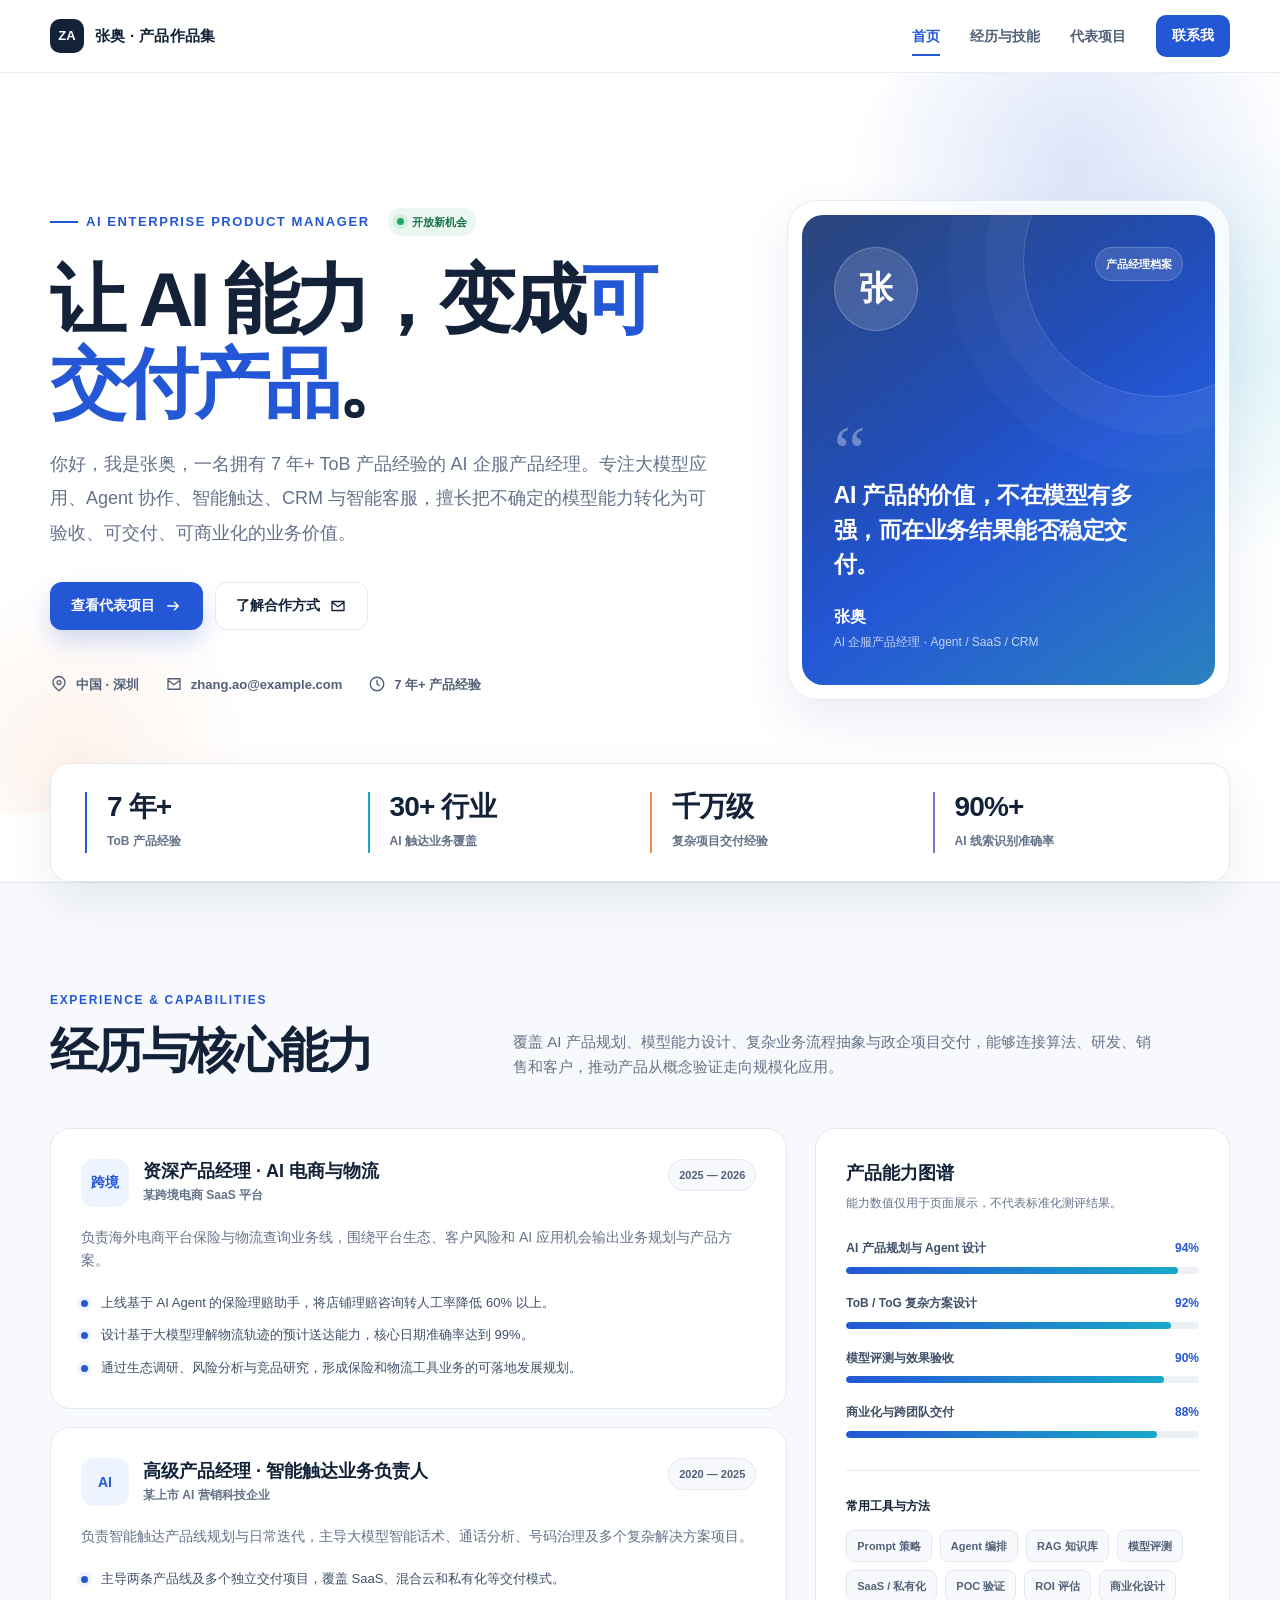
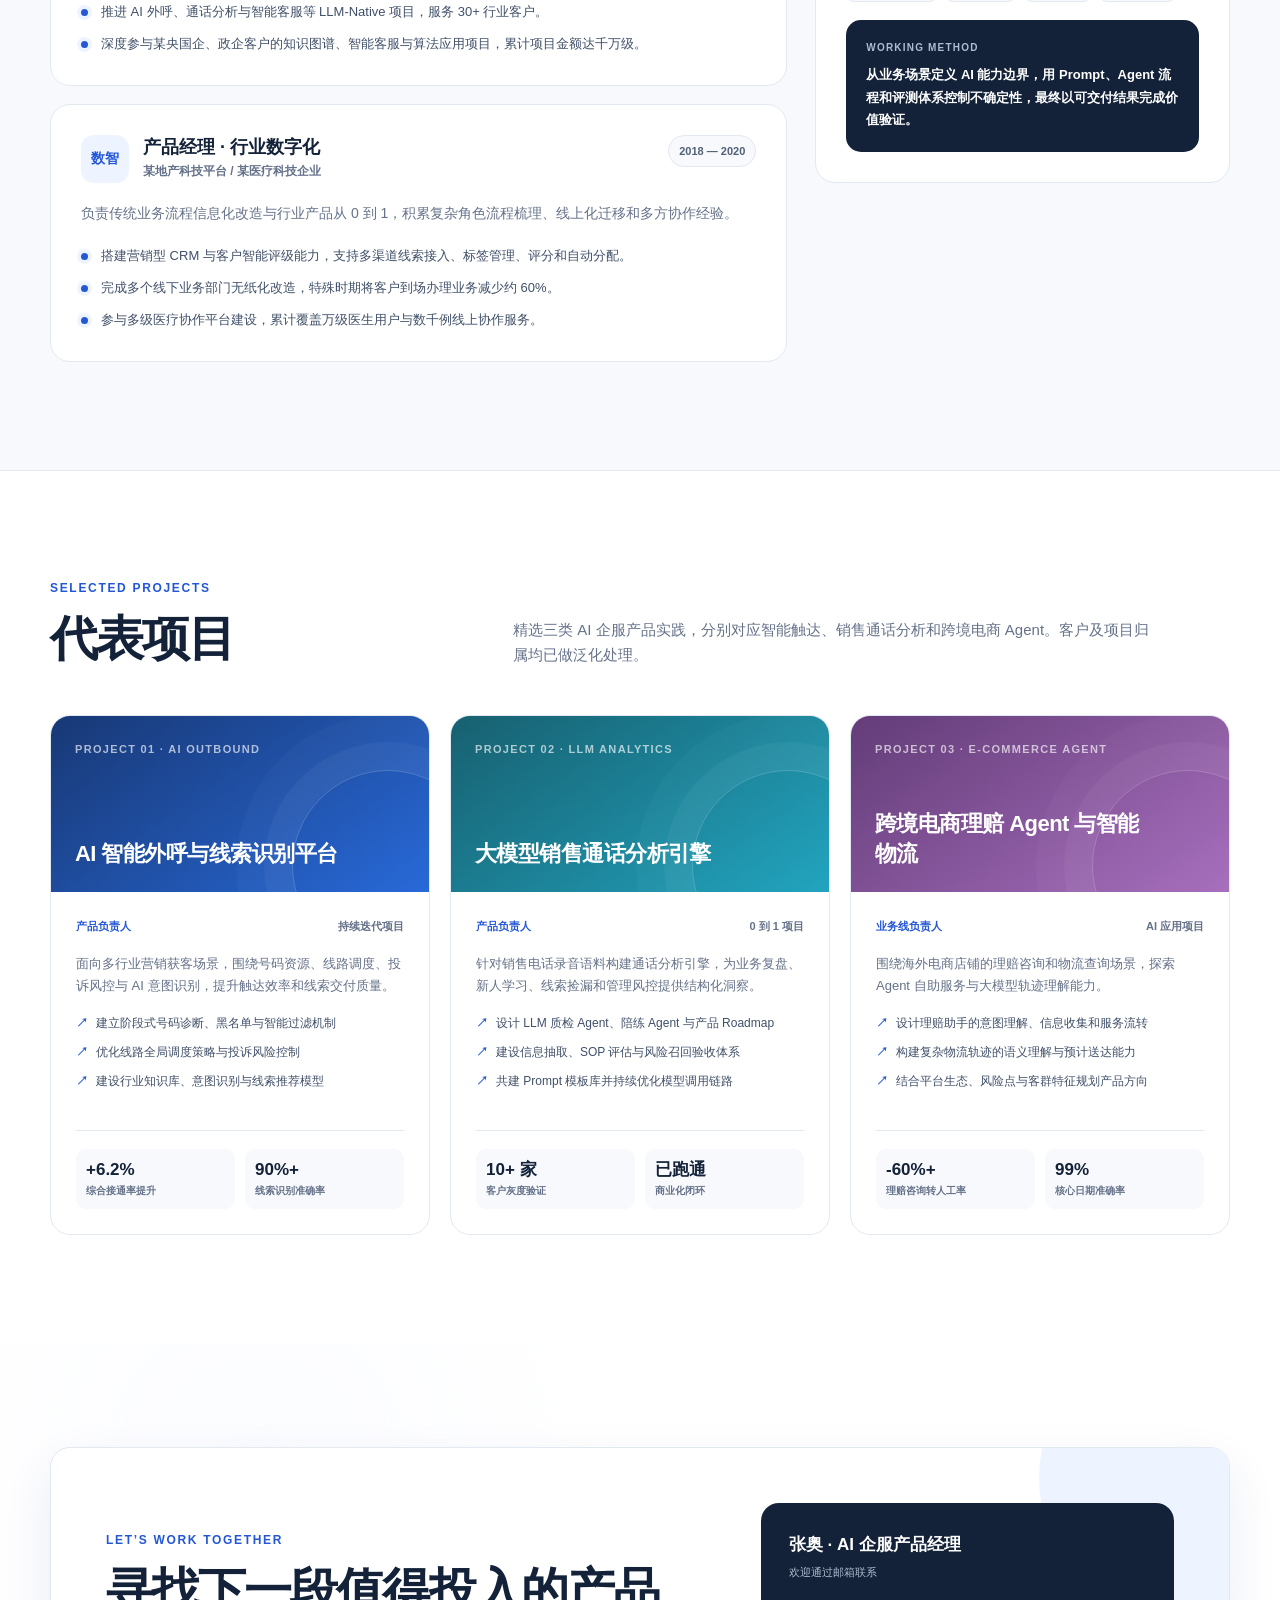
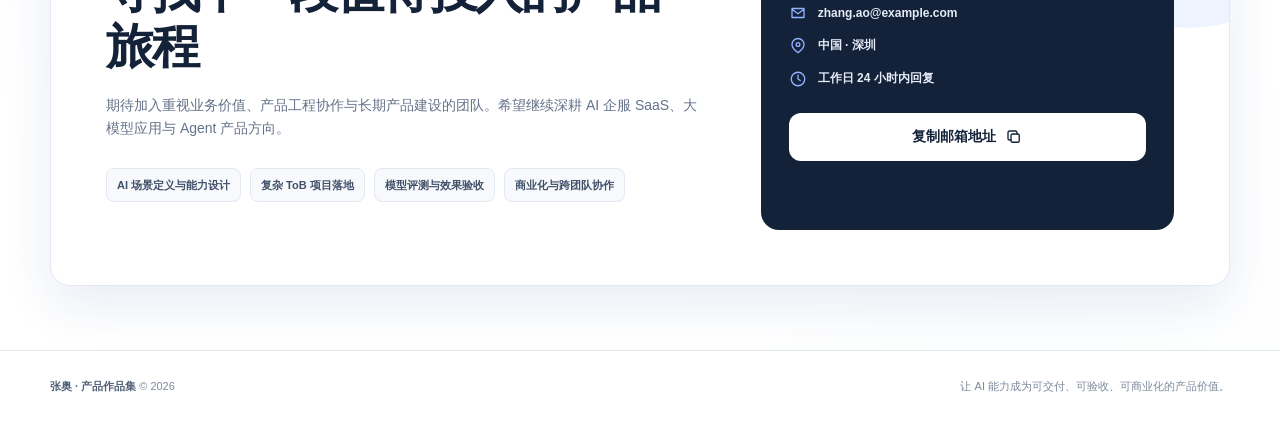
<file: product-manager-portfolio/index.html>
<!DOCTYPE html>
<html lang="zh-CN">
<head>
  <meta charset="UTF-8">
  <meta name="viewport" content="width=device-width, initial-scale=1.0">
  <meta name="description" content="AI 企服产品经理张奥的个人作品集主页">
  <title>张奥｜AI 企服产品经理作品集</title>
  <style>
    :root {
      --ink: #132238;
      --muted: #657289;
      --blue: #2457d6;
      --blue-dark: #173b93;
      --blue-soft: #eef4ff;
      --cyan: #19a9c8;
      --orange: #f08a45;
      --line: #e3e9f1;
      --panel: #f7f9fc;
      --white: #ffffff;
      --shadow: 0 20px 50px rgba(23, 59, 147, 0.09);
      --radius: 20px;
      --max: 1180px;
    }

    * {
      box-sizing: border-box;
    }

    html {
      scroll-behavior: smooth;
      scroll-padding-top: 88px;
    }

    body {
      margin: 0;
      color: var(--ink);
      background: var(--white);
      font-family: Inter, "PingFang SC", "Microsoft YaHei", Arial, sans-serif;
      line-height: 1.65;
      overflow-x: hidden;
    }

    a {
      color: inherit;
      text-decoration: none;
    }

    button {
      font: inherit;
    }

    .container {
      width: min(calc(100% - 40px), var(--max));
      margin: 0 auto;
    }

    .fiction-bar {
      position: relative;
      z-index: 20;
      padding: 8px 20px;
      color: #526078;
      background: #f5f7fb;
      border-bottom: 1px solid var(--line);
      font-size: 12px;
      letter-spacing: 0.06em;
      text-align: center;
    }

    .site-header {
      position: sticky;
      top: 0;
      z-index: 15;
      background: rgba(255, 255, 255, 0.9);
      border-bottom: 1px solid rgba(227, 233, 241, 0.8);
      backdrop-filter: blur(18px);
    }

    .nav-wrap {
      min-height: 72px;
      display: flex;
      align-items: center;
      justify-content: space-between;
      gap: 20px;
    }

    .brand {
      display: flex;
      align-items: center;
      gap: 11px;
      font-size: 15px;
      font-weight: 800;
      letter-spacing: 0.02em;
    }

    .brand-mark {
      width: 34px;
      height: 34px;
      display: grid;
      place-items: center;
      color: var(--white);
      background: var(--ink);
      border-radius: 10px;
      font-size: 13px;
      letter-spacing: 0;
    }

    .nav-links {
      display: flex;
      align-items: center;
      gap: 30px;
      color: #526078;
      font-size: 14px;
      font-weight: 600;
    }

    .nav-links a {
      position: relative;
      padding: 24px 0 22px;
      transition: color 0.25s ease;
    }

    .nav-links a::after {
      content: "";
      position: absolute;
      right: 0;
      bottom: 15px;
      left: 0;
      height: 2px;
      background: var(--blue);
      transform: scaleX(0);
      transition: transform 0.25s ease;
    }

    .nav-links a:hover,
    .nav-links a.active {
      color: var(--blue);
    }

    .nav-links a.active::after {
      transform: scaleX(1);
    }

    .nav-cta {
      padding: 9px 16px !important;
      color: var(--white) !important;
      background: var(--blue);
      border-radius: 10px;
    }

    .nav-cta::after {
      display: none;
    }

    .menu-button {
      display: none;
      width: 42px;
      height: 42px;
      padding: 0;
      background: var(--white);
      border: 1px solid var(--line);
      border-radius: 11px;
      cursor: pointer;
    }

    .menu-button span {
      display: block;
      width: 18px;
      height: 2px;
      margin: 4px auto;
      background: var(--ink);
    }

    .hero {
      position: relative;
      min-height: 740px;
      padding: 86px 0 72px;
      display: flex;
      align-items: center;
      overflow: hidden;
    }

    .hero::before {
      content: "";
      position: absolute;
      top: -120px;
      right: -170px;
      width: 620px;
      height: 620px;
      background:
        radial-gradient(circle at 40% 35%, rgba(36, 87, 214, 0.16), transparent 42%),
        radial-gradient(circle at 64% 64%, rgba(25, 169, 200, 0.15), transparent 38%);
      border-radius: 50%;
      filter: blur(2px);
      pointer-events: none;
    }

    .hero::after {
      content: "";
      position: absolute;
      left: -120px;
      bottom: -140px;
      width: 390px;
      height: 390px;
      background: radial-gradient(circle, rgba(240, 138, 69, 0.1), transparent 66%);
      border-radius: 50%;
      pointer-events: none;
    }

    .hero-grid {
      position: relative;
      z-index: 2;
      display: grid;
      grid-template-columns: 1.2fr 0.8fr;
      align-items: center;
      gap: 72px;
    }

    .eyebrow {
      display: inline-flex;
      align-items: center;
      gap: 8px;
      margin: 0 0 22px;
      color: var(--blue);
      font-size: 13px;
      font-weight: 800;
      letter-spacing: 0.12em;
      text-transform: uppercase;
    }

    .eyebrow::before {
      content: "";
      width: 28px;
      height: 2px;
      background: currentColor;
    }

    .availability {
      display: inline-flex;
      align-items: center;
      gap: 8px;
      margin-left: 10px;
      padding: 5px 9px;
      color: #15704a;
      background: #eaf8f1;
      border-radius: 999px;
      font-size: 11px;
      letter-spacing: 0;
    }

    .availability::before {
      content: "";
      width: 7px;
      height: 7px;
      background: #24a66a;
      border-radius: 50%;
      box-shadow: 0 0 0 4px rgba(36, 166, 106, 0.12);
    }

    h1 {
      max-width: 760px;
      margin: 0 0 22px;
      font-size: clamp(46px, 6vw, 76px);
      line-height: 1.1;
      letter-spacing: -0.055em;
    }

    h1 span {
      color: var(--blue);
    }

    .hero-lead {
      max-width: 665px;
      margin: 0 0 32px;
      color: var(--muted);
      font-size: 18px;
      line-height: 1.9;
    }

    .hero-actions {
      display: flex;
      flex-wrap: wrap;
      gap: 12px;
      margin-bottom: 44px;
    }

    .button {
      display: inline-flex;
      align-items: center;
      justify-content: center;
      gap: 9px;
      min-height: 48px;
      padding: 0 20px;
      border: 1px solid transparent;
      border-radius: 12px;
      font-size: 14px;
      font-weight: 750;
      cursor: pointer;
      transition: transform 0.25s ease, box-shadow 0.25s ease, background 0.25s ease;
    }

    .button:hover {
      transform: translateY(-2px);
    }

    .button-primary {
      color: var(--white);
      background: var(--blue);
      box-shadow: 0 12px 24px rgba(36, 87, 214, 0.2);
    }

    .button-primary:hover {
      background: var(--blue-dark);
      box-shadow: 0 16px 30px rgba(36, 87, 214, 0.26);
    }

    .button-secondary {
      color: var(--ink);
      background: var(--white);
      border-color: var(--line);
    }

    .button-secondary:hover {
      border-color: #b9c7dd;
      box-shadow: 0 12px 24px rgba(19, 34, 56, 0.08);
    }

    .icon {
      width: 18px;
      height: 18px;
      flex: none;
      stroke: currentColor;
      stroke-width: 1.8;
      stroke-linecap: round;
      stroke-linejoin: round;
      fill: none;
    }

    .meta-row {
      display: flex;
      flex-wrap: wrap;
      gap: 26px;
      color: #516078;
      font-size: 13px;
      font-weight: 600;
    }

    .meta-item {
      display: inline-flex;
      align-items: center;
      gap: 8px;
    }

    .profile-card {
      position: relative;
      padding: 14px;
      background: rgba(255, 255, 255, 0.68);
      border: 1px solid rgba(227, 233, 241, 0.9);
      border-radius: 30px;
      box-shadow: var(--shadow);
      backdrop-filter: blur(12px);
    }

    .profile-visual {
      position: relative;
      min-height: 470px;
      padding: 32px;
      display: flex;
      flex-direction: column;
      justify-content: space-between;
      color: var(--white);
      background:
        linear-gradient(145deg, rgba(255, 255, 255, 0.09), transparent 45%),
        linear-gradient(145deg, #16336f, #2457d6 58%, #2b81bf);
      border-radius: 21px;
      overflow: hidden;
    }

    .profile-visual::before {
      content: "";
      position: absolute;
      top: -90px;
      right: -80px;
      width: 270px;
      height: 270px;
      border: 1px solid rgba(255, 255, 255, 0.2);
      border-radius: 50%;
      box-shadow:
        0 0 0 38px rgba(255, 255, 255, 0.035),
        0 0 0 76px rgba(255, 255, 255, 0.025);
    }

    .profile-top {
      position: relative;
      z-index: 2;
      display: flex;
      align-items: flex-start;
      justify-content: space-between;
      gap: 20px;
    }

    .avatar {
      width: 84px;
      height: 84px;
      display: grid;
      place-items: center;
      color: var(--white);
      background: rgba(255, 255, 255, 0.14);
      border: 1px solid rgba(255, 255, 255, 0.24);
      border-radius: 50%;
      font-family: Georgia, serif;
      font-size: 34px;
      font-weight: 700;
    }

    .profile-chip {
      padding: 7px 10px;
      background: rgba(255, 255, 255, 0.12);
      border: 1px solid rgba(255, 255, 255, 0.18);
      border-radius: 999px;
      font-size: 11px;
      font-weight: 700;
    }

    .profile-quote {
      position: relative;
      z-index: 2;
    }

    .quote-mark {
      display: block;
      margin-bottom: -10px;
      color: rgba(255, 255, 255, 0.35);
      font-family: Georgia, serif;
      font-size: 72px;
      line-height: 1;
    }

    .profile-quote p {
      max-width: 320px;
      margin: 0 0 22px;
      font-size: 23px;
      font-weight: 700;
      line-height: 1.5;
      letter-spacing: -0.02em;
    }

    .profile-signature strong,
    .profile-signature span {
      display: block;
    }

    .profile-signature span {
      margin-top: 3px;
      color: rgba(255, 255, 255, 0.72);
      font-size: 12px;
    }

    .stats-strip {
      position: relative;
      z-index: 3;
      margin-top: -50px;
    }

    .stats-grid {
      padding: 28px 34px;
      display: grid;
      grid-template-columns: repeat(4, 1fr);
      gap: 20px;
      background: var(--white);
      border: 1px solid var(--line);
      border-radius: var(--radius);
      box-shadow: 0 18px 45px rgba(19, 34, 56, 0.08);
    }

    .stat {
      position: relative;
      padding-left: 20px;
      border-left: 2px solid var(--line);
    }

    .stat:first-child {
      border-left-color: var(--blue);
    }

    .stat:nth-child(2) {
      border-left-color: var(--cyan);
    }

    .stat:nth-child(3) {
      border-left-color: var(--orange);
    }

    .stat:nth-child(4) {
      border-left-color: #8b69dc;
    }

    .stat-value {
      display: block;
      margin-bottom: 4px;
      color: var(--ink);
      font-size: 28px;
      font-weight: 850;
      line-height: 1.1;
      letter-spacing: -0.03em;
    }

    .stat-label {
      color: var(--muted);
      font-size: 12px;
      font-weight: 600;
    }

    section {
      padding: 108px 0;
    }

    .section-muted {
      background: var(--panel);
      border-top: 1px solid var(--line);
      border-bottom: 1px solid var(--line);
    }

    .section-heading {
      margin-bottom: 48px;
      display: grid;
      grid-template-columns: 0.72fr 1.28fr;
      align-items: end;
      gap: 60px;
    }

    .section-kicker {
      display: block;
      margin-bottom: 12px;
      color: var(--blue);
      font-size: 12px;
      font-weight: 850;
      letter-spacing: 0.14em;
      text-transform: uppercase;
    }

    h2 {
      margin: 0;
      font-size: clamp(34px, 4vw, 48px);
      line-height: 1.18;
      letter-spacing: -0.04em;
    }

    .section-heading p {
      max-width: 650px;
      margin: 0;
      color: var(--muted);
      font-size: 15px;
    }

    .experience-layout {
      display: grid;
      grid-template-columns: 1.28fr 0.72fr;
      gap: 28px;
    }

    .timeline {
      display: grid;
      gap: 18px;
    }

    .experience-card,
    .skill-panel,
    .project-card,
    .contact-panel {
      background: var(--white);
      border: 1px solid var(--line);
      border-radius: var(--radius);
      transition: transform 0.3s ease, border-color 0.3s ease, box-shadow 0.3s ease;
    }

    .experience-card:hover,
    .skill-panel:hover,
    .project-card:hover {
      transform: translateY(-5px);
      border-color: #c6d2e4;
      box-shadow: var(--shadow);
    }

    .experience-card {
      padding: 30px;
    }

    .experience-head {
      display: flex;
      align-items: flex-start;
      justify-content: space-between;
      gap: 22px;
      margin-bottom: 19px;
    }

    .company {
      display: flex;
      align-items: center;
      gap: 14px;
    }

    .company-logo {
      width: 48px;
      height: 48px;
      display: grid;
      place-items: center;
      color: var(--blue);
      background: var(--blue-soft);
      border-radius: 13px;
      font-size: 14px;
      font-weight: 850;
    }

    .company h3 {
      margin: 0;
      font-size: 18px;
      line-height: 1.35;
    }

    .company p {
      margin: 3px 0 0;
      color: var(--muted);
      font-size: 12px;
      font-weight: 600;
    }

    .date-pill {
      flex: none;
      padding: 6px 10px;
      color: #526078;
      background: var(--panel);
      border: 1px solid var(--line);
      border-radius: 999px;
      font-size: 11px;
      font-weight: 700;
    }

    .experience-summary {
      margin: 0 0 20px;
      color: var(--muted);
      font-size: 14px;
    }

    .achievement-list {
      margin: 0;
      padding: 0;
      display: grid;
      gap: 11px;
      list-style: none;
    }

    .achievement-list li {
      position: relative;
      padding-left: 20px;
      color: #405069;
      font-size: 13px;
    }

    .achievement-list li::before {
      content: "";
      position: absolute;
      top: 8px;
      left: 0;
      width: 7px;
      height: 7px;
      background: var(--blue);
      border-radius: 50%;
      box-shadow: 0 0 0 4px var(--blue-soft);
    }

    .skill-panel {
      padding: 30px;
      align-self: start;
    }

    .skill-panel h3 {
      margin: 0 0 6px;
      font-size: 18px;
    }

    .skill-panel > p {
      margin: 0 0 25px;
      color: var(--muted);
      font-size: 12px;
    }

    .skill-list {
      display: grid;
      gap: 20px;
    }

    .skill-line {
      display: grid;
      gap: 8px;
    }

    .skill-label {
      display: flex;
      justify-content: space-between;
      color: #405069;
      font-size: 12px;
      font-weight: 700;
    }

    .skill-label span:last-child {
      color: var(--blue);
    }

    .skill-track {
      height: 7px;
      background: #edf1f6;
      border-radius: 999px;
      overflow: hidden;
    }

    .skill-fill {
      height: 100%;
      width: var(--level);
      background: linear-gradient(90deg, var(--blue), var(--cyan));
      border-radius: inherit;
      transform-origin: left;
    }

    .tool-block {
      margin-top: 32px;
      padding-top: 26px;
      border-top: 1px solid var(--line);
    }

    .tool-block strong {
      display: block;
      margin-bottom: 13px;
      font-size: 12px;
    }

    .tag-list {
      display: flex;
      flex-wrap: wrap;
      gap: 8px;
    }

    .tag {
      padding: 6px 10px;
      color: #526078;
      background: var(--panel);
      border: 1px solid var(--line);
      border-radius: 8px;
      font-size: 11px;
      font-weight: 700;
    }

    .method-card {
      margin-top: 18px;
      padding: 20px;
      color: var(--white);
      background: var(--ink);
      border-radius: 15px;
    }

    .method-card span {
      display: block;
      margin-bottom: 7px;
      color: #aebbd0;
      font-size: 10px;
      font-weight: 800;
      letter-spacing: 0.12em;
      text-transform: uppercase;
    }

    .method-card p {
      margin: 0;
      font-size: 13px;
      font-weight: 650;
      line-height: 1.75;
    }

    .projects-grid {
      display: grid;
      grid-template-columns: repeat(3, 1fr);
      gap: 20px;
    }

    .project-card {
      min-height: 520px;
      display: flex;
      flex-direction: column;
      overflow: hidden;
    }

    .project-cover {
      position: relative;
      min-height: 176px;
      padding: 24px;
      display: flex;
      flex-direction: column;
      justify-content: space-between;
      color: var(--white);
      overflow: hidden;
    }

    .project-card:nth-child(1) .project-cover {
      background: linear-gradient(145deg, #183875, #2869d8);
    }

    .project-card:nth-child(2) .project-cover {
      background: linear-gradient(145deg, #176070, #22a4bf);
    }

    .project-card:nth-child(3) .project-cover {
      background: linear-gradient(145deg, #633c78, #a76fbd);
    }

    .project-cover::after {
      content: "";
      position: absolute;
      right: -55px;
      bottom: -70px;
      width: 190px;
      height: 190px;
      border: 1px solid rgba(255, 255, 255, 0.2);
      border-radius: 50%;
      box-shadow:
        0 0 0 28px rgba(255, 255, 255, 0.04),
        0 0 0 56px rgba(255, 255, 255, 0.025);
    }

    .project-index {
      position: relative;
      z-index: 2;
      color: rgba(255, 255, 255, 0.65);
      font-size: 11px;
      font-weight: 800;
      letter-spacing: 0.12em;
    }

    .project-cover h3 {
      position: relative;
      z-index: 2;
      max-width: 270px;
      margin: 0;
      font-size: 22px;
      line-height: 1.35;
      letter-spacing: -0.025em;
    }

    .project-body {
      padding: 25px;
      display: flex;
      flex: 1;
      flex-direction: column;
    }

    .project-role {
      margin-bottom: 18px;
      display: flex;
      align-items: center;
      justify-content: space-between;
      gap: 10px;
      color: var(--muted);
      font-size: 11px;
      font-weight: 700;
    }

    .project-role strong {
      color: var(--blue);
    }

    .project-body p {
      margin: 0 0 18px;
      color: var(--muted);
      font-size: 13px;
    }

    .project-points {
      margin: 0 0 20px;
      padding: 0;
      display: grid;
      gap: 9px;
      list-style: none;
    }

    .project-points li {
      display: flex;
      gap: 8px;
      color: #405069;
      font-size: 12px;
    }

    .project-points li::before {
      content: "↗";
      color: var(--blue);
      font-weight: 800;
    }

    .project-results {
      margin-top: auto;
      padding-top: 18px;
      display: grid;
      grid-template-columns: repeat(2, 1fr);
      gap: 10px;
      border-top: 1px solid var(--line);
    }

    .result-box {
      padding: 10px;
      background: var(--panel);
      border-radius: 10px;
    }

    .result-box strong,
    .result-box span {
      display: block;
    }

    .result-box strong {
      color: var(--ink);
      font-size: 17px;
      line-height: 1.3;
    }

    .result-box span {
      margin-top: 2px;
      color: var(--muted);
      font-size: 10px;
      font-weight: 600;
    }

    .project-note {
      margin: 28px 0 0;
      color: #7d899b;
      font-size: 11px;
      text-align: center;
    }

    .contact-section {
      padding: 104px 0 64px;
      background:
        linear-gradient(rgba(255, 255, 255, 0.93), rgba(255, 255, 255, 0.93)),
        radial-gradient(circle at 20% 20%, #cddcff, transparent 32%),
        radial-gradient(circle at 80% 80%, #d1f1f5, transparent 30%);
    }

    .contact-panel {
      position: relative;
      padding: 55px;
      display: grid;
      grid-template-columns: 1.18fr 0.82fr;
      align-items: center;
      gap: 60px;
      overflow: hidden;
      box-shadow: var(--shadow);
    }

    .contact-panel::before {
      content: "";
      position: absolute;
      top: -120px;
      right: -110px;
      width: 300px;
      height: 300px;
      background: var(--blue-soft);
      border-radius: 50%;
    }

    .contact-copy {
      position: relative;
      z-index: 2;
    }

    .contact-copy h2 {
      max-width: 600px;
      margin-bottom: 18px;
    }

    .contact-copy p {
      max-width: 610px;
      margin: 0 0 28px;
      color: var(--muted);
      font-size: 14px;
    }

    .strengths {
      margin: 0;
      padding: 0;
      display: flex;
      flex-wrap: wrap;
      gap: 9px;
      list-style: none;
    }

    .strengths li {
      padding: 7px 10px;
      color: #405069;
      background: var(--panel);
      border: 1px solid var(--line);
      border-radius: 8px;
      font-size: 11px;
      font-weight: 700;
    }

    .contact-card {
      position: relative;
      z-index: 2;
      padding: 28px;
      color: var(--white);
      background: var(--ink);
      border-radius: 18px;
    }

    .contact-card h3 {
      margin: 0 0 4px;
      font-size: 17px;
    }

    .contact-card > p {
      margin: 0 0 22px;
      color: #aebbd0;
      font-size: 11px;
    }

    .contact-list {
      margin: 0 0 24px;
      padding: 0;
      display: grid;
      gap: 13px;
      list-style: none;
    }

    .contact-list li {
      display: flex;
      align-items: center;
      gap: 11px;
      color: #e5ecf8;
      font-size: 12px;
      font-weight: 600;
    }

    .contact-list .icon {
      color: #8fb1ff;
    }

    .contact-card .button {
      width: 100%;
      color: var(--ink);
      background: var(--white);
    }

    .copy-feedback {
      min-height: 19px;
      margin: 9px 0 0;
      color: #91d8c1;
      font-size: 10px;
      text-align: center;
    }

    footer {
      padding: 26px 0;
      background: var(--white);
      border-top: 1px solid var(--line);
    }

    .footer-wrap {
      display: flex;
      align-items: center;
      justify-content: space-between;
      gap: 20px;
      color: #7d899b;
      font-size: 11px;
    }

    .footer-wrap strong {
      color: #526078;
    }

    .reveal {
      opacity: 0;
      transform: translateY(22px);
      transition: opacity 0.65s ease, transform 0.65s ease;
    }

    .reveal.visible {
      opacity: 1;
      transform: translateY(0);
    }

    @media (prefers-reduced-motion: reduce) {
      html {
        scroll-behavior: auto;
      }

      .reveal {
        opacity: 1;
        transform: none;
        transition: none;
      }

      * {
        transition-duration: 0.01ms !important;
      }
    }

    @media (max-width: 980px) {
      .hero {
        min-height: auto;
        padding: 70px 0 100px;
      }

      .hero-grid,
      .experience-layout,
      .contact-panel {
        grid-template-columns: 1fr;
      }

      .hero-grid {
        gap: 44px;
      }

      .profile-card {
        max-width: 520px;
      }

      .profile-visual {
        min-height: 390px;
      }

      .stats-grid {
        grid-template-columns: repeat(2, 1fr);
        row-gap: 25px;
      }

      .section-heading {
        grid-template-columns: 1fr;
        gap: 16px;
      }

      .projects-grid {
        grid-template-columns: repeat(2, 1fr);
      }

      .project-card:last-child {
        grid-column: span 2;
        min-height: auto;
      }
    }

    @media (max-width: 760px) {
      .container {
        width: min(calc(100% - 28px), var(--max));
      }

      .fiction-bar {
        padding: 7px 14px;
        font-size: 10px;
      }

      .site-header {
        top: 0;
      }

      .nav-wrap {
        min-height: 64px;
      }

      .menu-button {
        display: block;
      }

      .nav-links {
        position: absolute;
        top: 64px;
        right: 14px;
        left: 14px;
        padding: 14px;
        display: none;
        align-items: stretch;
        gap: 2px;
        background: rgba(255, 255, 255, 0.98);
        border: 1px solid var(--line);
        border-radius: 14px;
        box-shadow: var(--shadow);
      }

      .nav-links.open {
        display: grid;
      }

      .nav-links a {
        padding: 10px 12px;
        border-radius: 8px;
      }

      .nav-links a:hover {
        background: var(--panel);
      }

      .nav-links a::after {
        display: none;
      }

      .nav-cta {
        margin-top: 4px;
        text-align: center;
      }

      .hero {
        padding: 58px 0 86px;
      }

      h1 {
        font-size: clamp(40px, 15vw, 58px);
      }

      .hero-lead {
        font-size: 15px;
      }

      .availability {
        display: flex;
        width: fit-content;
        margin: 10px 0 0;
      }

      .meta-row {
        display: grid;
        gap: 12px;
      }

      .profile-visual {
        min-height: 350px;
        padding: 25px;
      }

      .profile-quote p {
        font-size: 20px;
      }

      .stats-strip {
        margin-top: -38px;
      }

      .stats-grid {
        padding: 22px;
        gap: 18px 10px;
      }

      .stat {
        padding-left: 12px;
      }

      .stat-value {
        font-size: 22px;
      }

      section {
        padding: 78px 0;
      }

      .section-heading {
        margin-bottom: 32px;
      }

      .experience-card,
      .skill-panel {
        padding: 22px;
      }

      .experience-head {
        display: grid;
        gap: 14px;
      }

      .date-pill {
        width: fit-content;
      }

      .projects-grid {
        grid-template-columns: 1fr;
      }

      .project-card:last-child {
        grid-column: auto;
      }

      .project-card {
        min-height: auto;
      }

      .contact-section {
        padding: 76px 0 50px;
      }

      .contact-panel {
        padding: 28px 22px;
        gap: 32px;
      }

      .footer-wrap {
        display: grid;
        justify-content: start;
        gap: 6px;
      }
    }
  </style>
</head>
<body>
  <header class="site-header">
    <div class="container nav-wrap">
      <a class="brand" href="#home" aria-label="返回首页">
        <span class="brand-mark">ZA</span>
        <span>张奥 · 产品作品集</span>
      </a>
      <button class="menu-button" type="button" aria-label="打开导航菜单" aria-expanded="false">
        <span></span><span></span><span></span>
      </button>
      <nav class="nav-links" aria-label="主导航">
        <a href="#home" class="active">首页</a>
        <a href="#experience">经历与技能</a>
        <a href="#projects">代表项目</a>
        <a href="#contact" class="nav-cta">联系我</a>
      </nav>
    </div>
  </header>

  <main>
    <section class="hero" id="home">
      <div class="container hero-grid">
        <div class="hero-copy reveal">
          <p class="eyebrow">
            AI Enterprise Product Manager
            <span class="availability">开放新机会</span>
          </p>
          <h1>让 AI 能力，变成<span>可交付产品</span>。</h1>
          <p class="hero-lead">
            你好，我是张奥，一名拥有 7 年+ ToB 产品经验的 AI 企服产品经理。专注大模型应用、Agent 协作、智能触达、CRM 与智能客服，擅长把不确定的模型能力转化为可验收、可交付、可商业化的业务价值。
          </p>
          <div class="hero-actions">
            <a class="button button-primary" href="#projects">
              查看代表项目
              <svg class="icon" viewBox="0 0 24 24" aria-hidden="true"><path d="M5 12h14M14 7l5 5-5 5"/></svg>
            </a>
            <a class="button button-secondary" href="#contact">
              了解合作方式
              <svg class="icon" viewBox="0 0 24 24" aria-hidden="true"><path d="M4 6h16v12H4zM4 7l8 6 8-6"/></svg>
            </a>
          </div>
          <div class="meta-row">
            <span class="meta-item">
              <svg class="icon" viewBox="0 0 24 24" aria-hidden="true"><path d="M20 10c0 5-8 11-8 11S4 15 4 10a8 8 0 1 1 16 0z"/><circle cx="12" cy="10" r="2.5"/></svg>
              中国 · 深圳
            </span>
            <span class="meta-item">
              <svg class="icon" viewBox="0 0 24 24" aria-hidden="true"><path d="M4 5h16v14H4zM4 7l8 6 8-6"/></svg>
              zhang.ao@example.com
            </span>
            <span class="meta-item">
              <svg class="icon" viewBox="0 0 24 24" aria-hidden="true"><circle cx="12" cy="12" r="9"/><path d="M12 7v5l3 2"/></svg>
              7 年+ 产品经验
            </span>
          </div>
        </div>

        <aside class="profile-card reveal" aria-label="个人产品理念">
          <div class="profile-visual">
            <div class="profile-top">
              <div class="avatar" aria-hidden="true">张</div>
              <span class="profile-chip">产品经理档案</span>
            </div>
            <div class="profile-quote">
              <span class="quote-mark">“</span>
              <p>AI 产品的价值，不在模型有多强，而在业务结果能否稳定交付。</p>
              <div class="profile-signature">
                <strong>张奥</strong>
                <span>AI 企服产品经理 · Agent / SaaS / CRM</span>
              </div>
            </div>
          </div>
        </aside>
      </div>
    </section>

    <div class="container stats-strip reveal" aria-label="核心成果数据">
      <div class="stats-grid">
        <div class="stat"><strong class="stat-value">7 年+</strong><span class="stat-label">ToB 产品经验</span></div>
        <div class="stat"><strong class="stat-value">30+ 行业</strong><span class="stat-label">AI 触达业务覆盖</span></div>
        <div class="stat"><strong class="stat-value">千万级</strong><span class="stat-label">复杂项目交付经验</span></div>
        <div class="stat"><strong class="stat-value">90%+</strong><span class="stat-label">AI 线索识别准确率</span></div>
      </div>
    </div>

    <section class="section-muted" id="experience">
      <div class="container">
        <div class="section-heading reveal">
          <div>
            <span class="section-kicker">Experience & Capabilities</span>
            <h2>经历与核心能力</h2>
          </div>
          <p>覆盖 AI 产品规划、模型能力设计、复杂业务流程抽象与政企项目交付，能够连接算法、研发、销售和客户，推动产品从概念验证走向规模化应用。</p>
        </div>

        <div class="experience-layout">
          <div class="timeline">
            <article class="experience-card reveal">
              <div class="experience-head">
                <div class="company">
                  <div class="company-logo">跨境</div>
                  <div>
                    <h3>资深产品经理 · AI 电商与物流</h3>
                    <p>某跨境电商 SaaS 平台</p>
                  </div>
                </div>
                <span class="date-pill">2025 — 2026</span>
              </div>
              <p class="experience-summary">
                负责海外电商平台保险与物流查询业务线，围绕平台生态、客户风险和 AI 应用机会输出业务规划与产品方案。
              </p>
              <ul class="achievement-list">
                <li>上线基于 AI Agent 的保险理赔助手，将店铺理赔咨询转人工率降低 60% 以上。</li>
                <li>设计基于大模型理解物流轨迹的预计送达能力，核心日期准确率达到 99%。</li>
                <li>通过生态调研、风险分析与竞品研究，形成保险和物流工具业务的可落地发展规划。</li>
              </ul>
            </article>

            <article class="experience-card reveal">
              <div class="experience-head">
                <div class="company">
                  <div class="company-logo">AI</div>
                  <div>
                    <h3>高级产品经理 · 智能触达业务负责人</h3>
                    <p>某上市 AI 营销科技企业</p>
                  </div>
                </div>
                <span class="date-pill">2020 — 2025</span>
              </div>
              <p class="experience-summary">
                负责智能触达产品线规划与日常迭代，主导大模型智能话术、通话分析、号码治理及多个复杂解决方案项目。
              </p>
              <ul class="achievement-list">
                <li>主导两条产品线及多个独立交付项目，覆盖 SaaS、混合云和私有化等交付模式。</li>
                <li>推进 AI 外呼、通话分析与智能客服等 LLM-Native 项目，服务 30+ 行业客户。</li>
                <li>深度参与某央国企、政企客户的知识图谱、智能客服与算法应用项目，累计项目金额达千万级。</li>
              </ul>
            </article>

            <article class="experience-card reveal">
              <div class="experience-head">
                <div class="company">
                  <div class="company-logo">数智</div>
                  <div>
                    <h3>产品经理 · 行业数字化</h3>
                    <p>某地产科技平台 / 某医疗科技企业</p>
                  </div>
                </div>
                <span class="date-pill">2018 — 2020</span>
              </div>
              <p class="experience-summary">
                负责传统业务流程信息化改造与行业产品从 0 到 1，积累复杂角色流程梳理、线上化迁移和多方协作经验。
              </p>
              <ul class="achievement-list">
                <li>搭建营销型 CRM 与客户智能评级能力，支持多渠道线索接入、标签管理、评分和自动分配。</li>
                <li>完成多个线下业务部门无纸化改造，特殊时期将客户到场办理业务减少约 60%。</li>
                <li>参与多级医疗协作平台建设，累计覆盖万级医生用户与数千例线上协作服务。</li>
              </ul>
            </article>
          </div>

          <aside class="skill-panel reveal">
            <h3>产品能力图谱</h3>
            <p>能力数值仅用于页面展示，不代表标准化测评结果。</p>
            <div class="skill-list">
              <div class="skill-line">
                <div class="skill-label"><span>AI 产品规划与 Agent 设计</span><span>94%</span></div>
                <div class="skill-track"><div class="skill-fill" style="--level:94%"></div></div>
              </div>
              <div class="skill-line">
                <div class="skill-label"><span>ToB / ToG 复杂方案设计</span><span>92%</span></div>
                <div class="skill-track"><div class="skill-fill" style="--level:92%"></div></div>
              </div>
              <div class="skill-line">
                <div class="skill-label"><span>模型评测与效果验收</span><span>90%</span></div>
                <div class="skill-track"><div class="skill-fill" style="--level:90%"></div></div>
              </div>
              <div class="skill-line">
                <div class="skill-label"><span>商业化与跨团队交付</span><span>88%</span></div>
                <div class="skill-track"><div class="skill-fill" style="--level:88%"></div></div>
              </div>
            </div>

            <div class="tool-block">
              <strong>常用工具与方法</strong>
              <div class="tag-list">
                <span class="tag">Prompt 策略</span>
                <span class="tag">Agent 编排</span>
                <span class="tag">RAG 知识库</span>
                <span class="tag">模型评测</span>
                <span class="tag">SaaS / 私有化</span>
                <span class="tag">POC 验证</span>
                <span class="tag">ROI 评估</span>
                <span class="tag">商业化设计</span>
              </div>
            </div>

            <div class="method-card">
              <span>Working Method</span>
              <p>从业务场景定义 AI 能力边界，用 Prompt、Agent 流程和评测体系控制不确定性，最终以可交付结果完成价值验证。</p>
            </div>
          </aside>
        </div>
      </div>
    </section>

    <section id="projects">
      <div class="container">
        <div class="section-heading reveal">
          <div>
            <span class="section-kicker">Selected Projects</span>
            <h2>代表项目</h2>
          </div>
          <p>精选三类 AI 企服产品实践，分别对应智能触达、销售通话分析和跨境电商 Agent。客户及项目归属均已做泛化处理。</p>
        </div>

        <div class="projects-grid">
          <article class="project-card reveal">
            <div class="project-cover">
              <span class="project-index">PROJECT 01 · AI OUTBOUND</span>
              <h3>AI 智能外呼与线索识别平台</h3>
            </div>
            <div class="project-body">
              <div class="project-role"><strong>产品负责人</strong><span>持续迭代项目</span></div>
              <p>面向多行业营销获客场景，围绕号码资源、线路调度、投诉风控与 AI 意图识别，提升触达效率和线索交付质量。</p>
              <ul class="project-points">
                <li>建立阶段式号码诊断、黑名单与智能过滤机制</li>
                <li>优化线路全局调度策略与投诉风险控制</li>
                <li>建设行业知识库、意图识别与线索推荐模型</li>
              </ul>
              <div class="project-results">
                <div class="result-box"><strong>+6.2%</strong><span>综合接通率提升</span></div>
                <div class="result-box"><strong>90%+</strong><span>线索识别准确率</span></div>
              </div>
            </div>
          </article>

          <article class="project-card reveal">
            <div class="project-cover">
              <span class="project-index">PROJECT 02 · LLM ANALYTICS</span>
              <h3>大模型销售通话分析引擎</h3>
            </div>
            <div class="project-body">
              <div class="project-role"><strong>产品负责人</strong><span>0 到 1 项目</span></div>
              <p>针对销售电话录音语料构建通话分析引擎，为业务复盘、新人学习、线索捡漏和管理风控提供结构化洞察。</p>
              <ul class="project-points">
                <li>设计 LLM 质检 Agent、陪练 Agent 与产品 Roadmap</li>
                <li>建设信息抽取、SOP 评估与风险召回验收体系</li>
                <li>共建 Prompt 模板库并持续优化模型调用链路</li>
              </ul>
              <div class="project-results">
                <div class="result-box"><strong>10+ 家</strong><span>客户灰度验证</span></div>
                <div class="result-box"><strong>已跑通</strong><span>商业化闭环</span></div>
              </div>
            </div>
          </article>

          <article class="project-card reveal">
            <div class="project-cover">
              <span class="project-index">PROJECT 03 · E-COMMERCE AGENT</span>
              <h3>跨境电商理赔 Agent 与智能物流</h3>
            </div>
            <div class="project-body">
              <div class="project-role"><strong>业务线负责人</strong><span>AI 应用项目</span></div>
              <p>围绕海外电商店铺的理赔咨询和物流查询场景，探索 Agent 自助服务与大模型轨迹理解能力。</p>
              <ul class="project-points">
                <li>设计理赔助手的意图理解、信息收集和服务流转</li>
                <li>构建复杂物流轨迹的语义理解与预计送达能力</li>
                <li>结合平台生态、风险点与客群特征规划产品方向</li>
              </ul>
              <div class="project-results">
                <div class="result-box"><strong>-60%+</strong><span>理赔咨询转人工率</span></div>
                <div class="result-box"><strong>99%</strong><span>核心日期准确率</span></div>
              </div>
            </div>
          </article>
        </div>
      </div>
    </section>

    <section class="contact-section" id="contact">
      <div class="container">
        <div class="contact-panel reveal">
          <div class="contact-copy">
            <span class="section-kicker">Let’s Work Together</span>
            <h2>寻找下一段值得投入的产品旅程</h2>
            <p>
              期待加入重视业务价值、产品工程协作与长期产品建设的团队。希望继续深耕 AI 企服 SaaS、大模型应用与 Agent 产品方向。
            </p>
            <ul class="strengths" aria-label="个人优势">
              <li>AI 场景定义与能力设计</li>
              <li>复杂 ToB 项目落地</li>
              <li>模型评测与效果验收</li>
              <li>商业化与跨团队协作</li>
            </ul>
          </div>

          <aside class="contact-card">
            <h3>张奥 · AI 企服产品经理</h3>
            <p>欢迎通过邮箱联系</p>
            <ul class="contact-list">
              <li>
                <svg class="icon" viewBox="0 0 24 24" aria-hidden="true"><path d="M4 6h16v12H4zM4 7l8 6 8-6"/></svg>
                zhang.ao@example.com
              </li>
              <li>
                <svg class="icon" viewBox="0 0 24 24" aria-hidden="true"><path d="M20 10c0 5-8 11-8 11S4 15 4 10a8 8 0 1 1 16 0z"/><circle cx="12" cy="10" r="2.5"/></svg>
                中国 · 深圳
              </li>
              <li>
                <svg class="icon" viewBox="0 0 24 24" aria-hidden="true"><circle cx="12" cy="12" r="9"/><path d="M12 7v5l3 2"/></svg>
                工作日 24 小时内回复
              </li>
            </ul>
            <button class="button" id="copy-email" type="button">
              复制邮箱地址
              <svg class="icon" viewBox="0 0 24 24" aria-hidden="true"><rect x="8" y="8" width="11" height="11" rx="2"/><path d="M16 8V6a2 2 0 0 0-2-2H6a2 2 0 0 0-2 2v8a2 2 0 0 0 2 2h2"/></svg>
            </button>
            <p class="copy-feedback" id="copy-feedback" aria-live="polite"></p>
          </aside>
        </div>
      </div>
    </section>
  </main>

  <footer>
    <div class="container footer-wrap">
      <span><strong>张奥 · 产品作品集</strong> © 2026</span>
      <span>让 AI 能力成为可交付、可验收、可商业化的产品价值。</span>
    </div>
  </footer>

  <script>
    const menuButton = document.querySelector(".menu-button");
    const navLinks = document.querySelector(".nav-links");
    const navItems = document.querySelectorAll(".nav-links a");

    menuButton.addEventListener("click", () => {
      const isOpen = navLinks.classList.toggle("open");
      menuButton.setAttribute("aria-expanded", String(isOpen));
      menuButton.setAttribute("aria-label", isOpen ? "关闭导航菜单" : "打开导航菜单");
    });

    navItems.forEach((item) => {
      item.addEventListener("click", () => {
        navLinks.classList.remove("open");
        menuButton.setAttribute("aria-expanded", "false");
      });
    });

    const revealObserver = new IntersectionObserver((entries) => {
      entries.forEach((entry) => {
        if (entry.isIntersecting) {
          entry.target.classList.add("visible");
          revealObserver.unobserve(entry.target);
        }
      });
    }, { threshold: 0.12 });

    document.querySelectorAll(".reveal").forEach((element) => revealObserver.observe(element));

    const sections = document.querySelectorAll("main section[id]");
    const sectionObserver = new IntersectionObserver((entries) => {
      entries.forEach((entry) => {
        if (!entry.isIntersecting) return;
        navItems.forEach((item) => {
          item.classList.toggle("active", item.getAttribute("href") === "#" + entry.target.id);
        });
      });
    }, { rootMargin: "-35% 0px -55% 0px" });

    sections.forEach((section) => sectionObserver.observe(section));

    const copyButton = document.getElementById("copy-email");
    const copyFeedback = document.getElementById("copy-feedback");
    copyButton.addEventListener("click", async () => {
      const email = "zhang.ao@example.com";
      let copied = false;
      try {
        await navigator.clipboard.writeText(email);
        copied = true;
      } catch (error) {
        const helper = document.createElement("textarea");
        helper.value = email;
        helper.setAttribute("readonly", "");
        helper.style.position = "fixed";
        helper.style.opacity = "0";
        document.body.appendChild(helper);
        helper.select();
        copied = document.execCommand("copy");
        helper.remove();
      }
      copyFeedback.textContent = copied ? "邮箱地址已复制" : "复制失败，请手动复制：zhang.ao@example.com";
      window.setTimeout(() => {
        copyFeedback.textContent = "";
      }, 2600);
    });
  </script>
</body>
</html>
</file>
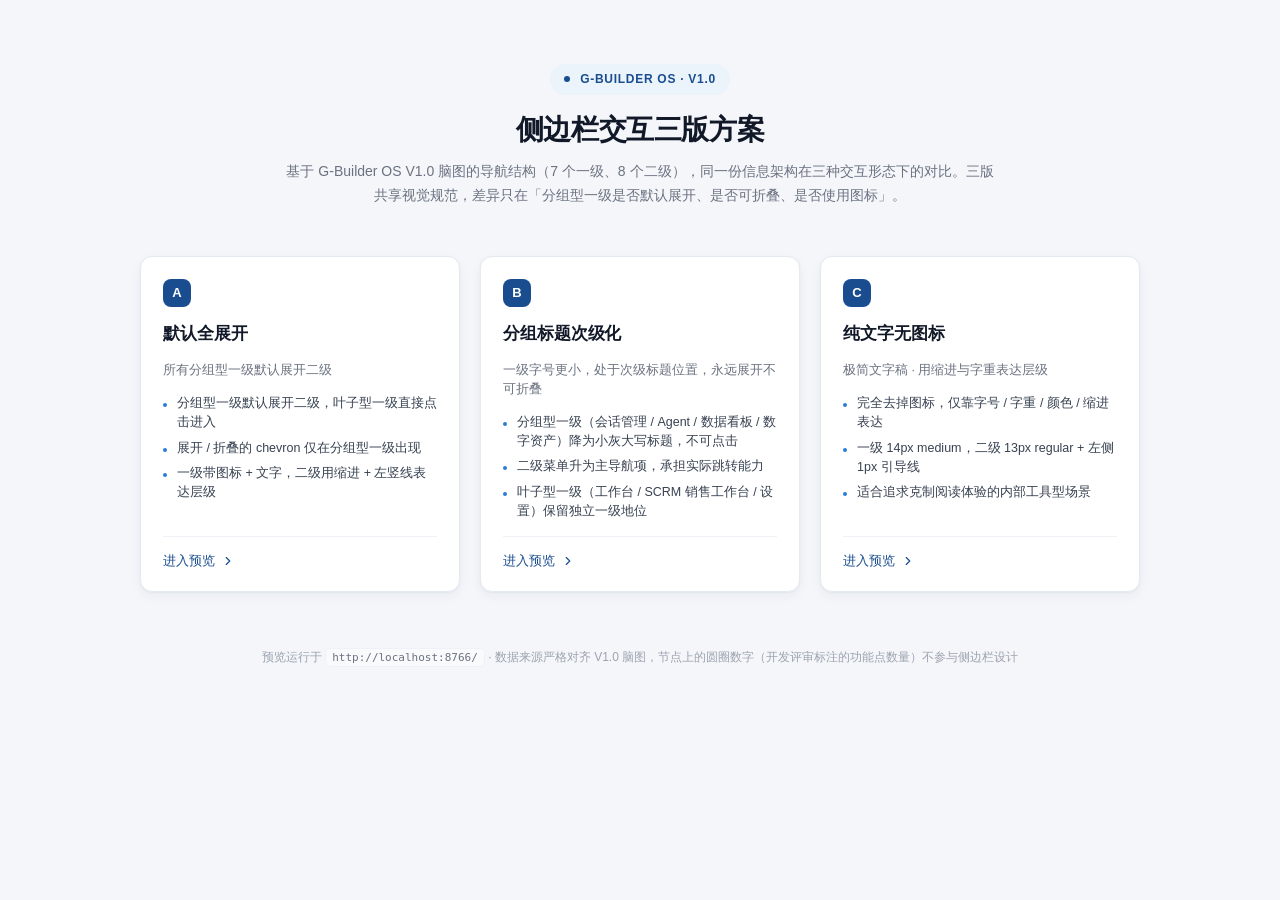
<file: sidebar-three-variants/index.html>
<!DOCTYPE html>
<html lang="zh-CN">
  <head>
    <meta charset="UTF-8" />
    <meta name="viewport" content="width=device-width, initial-scale=1.0" />
    <title>G-Builder OS V1.0 · 侧边栏交互三版方案</title>
    <link rel="stylesheet" href="./styles.css" />
  </head>
  <body data-page="entry">
    <div class="entry">
      <header class="entry__header">
        <span class="entry__brand">
          <span class="dot"></span>
          G-Builder OS · V1.0
        </span>
        <h1 class="entry__title">侧边栏交互三版方案</h1>
        <p class="entry__desc">
          基于 G-Builder OS V1.0 脑图的导航结构（7 个一级、8 个二级），同一份信息架构在三种交互形态下的对比。三版共享视觉规范，差异只在「分组型一级是否默认展开、是否可折叠、是否使用图标」。
        </p>
      </header>

      <div class="entry__cards" data-role="entry-cards">
        <!-- 由 app.js 注入三张方案卡 -->
      </div>

      <footer class="entry__footer">
        预览运行于 <code>http://localhost:8766/</code> · 数据来源严格对齐 V1.0 脑图，节点上的圆圈数字（开发评审标注的功能点数量）不参与侧边栏设计
      </footer>
    </div>

    <script type="module" src="./app.js"></script>
  </body>
</html>
</file>
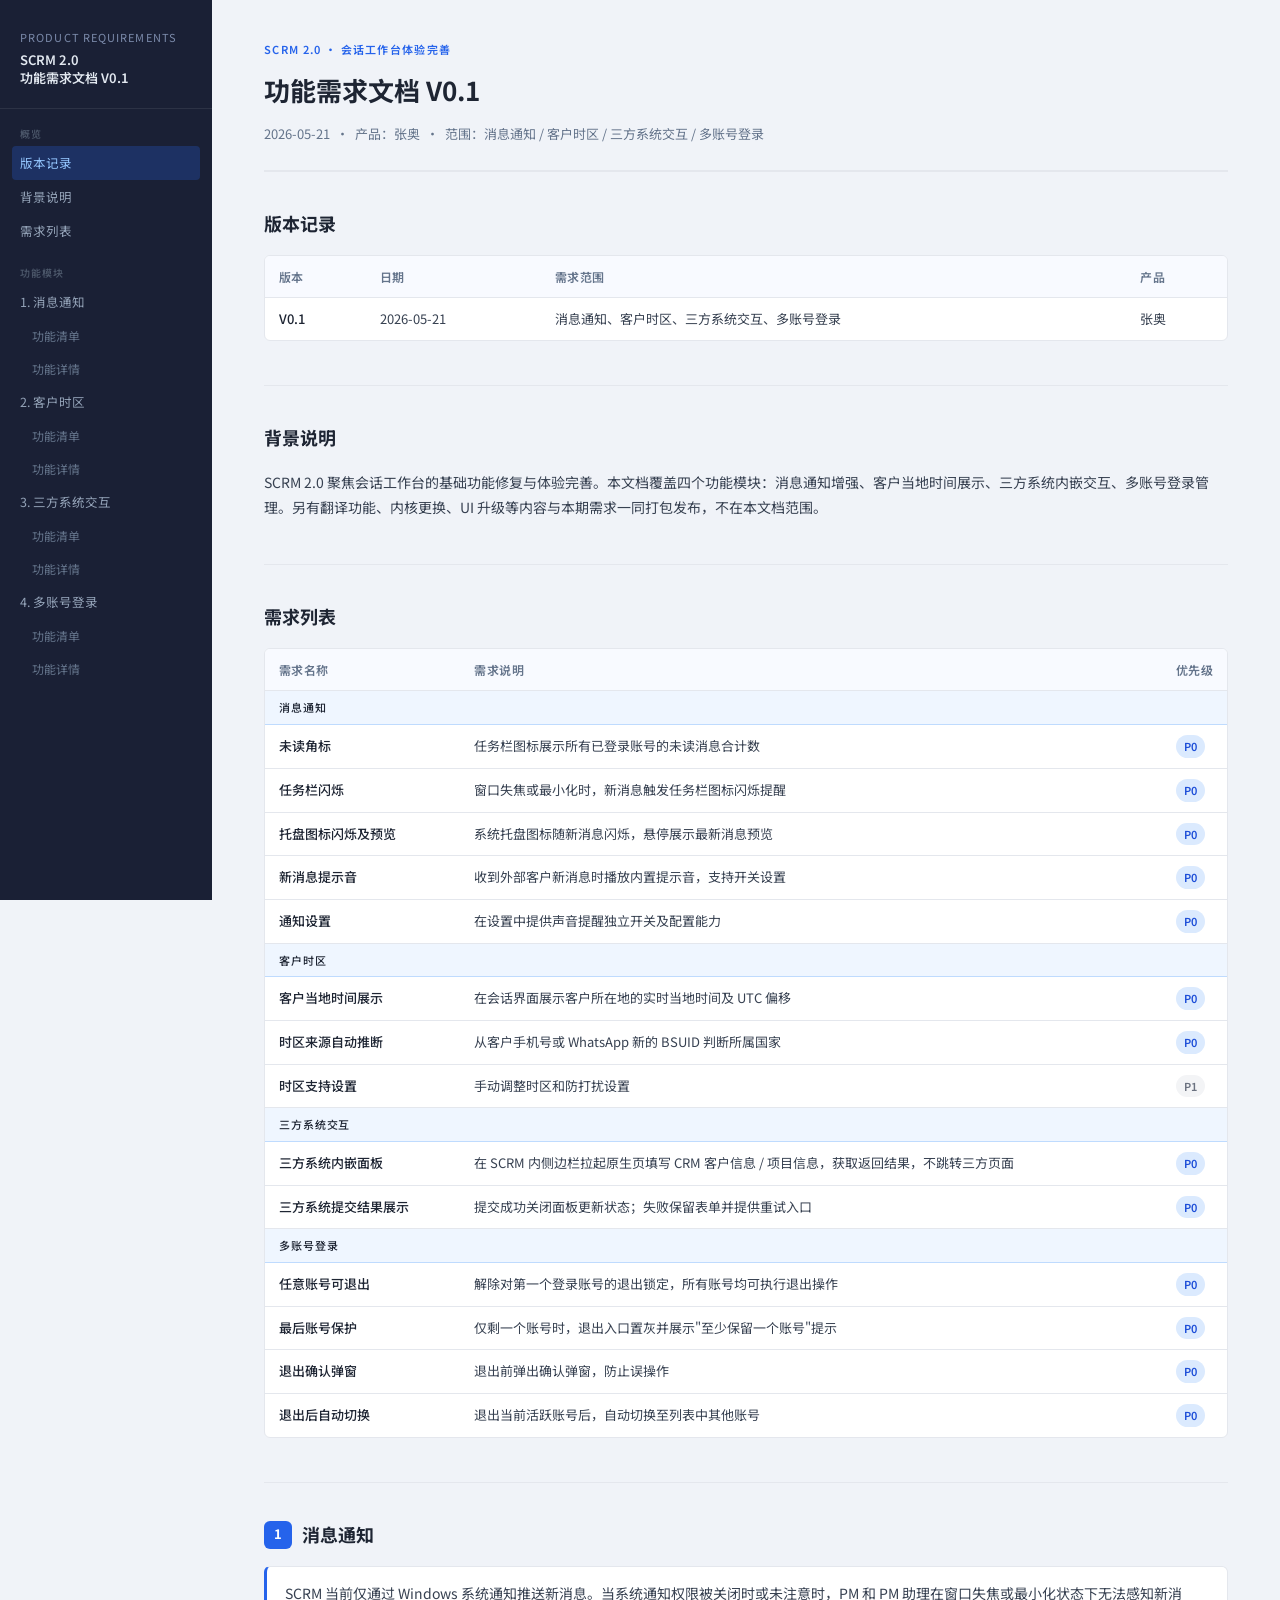
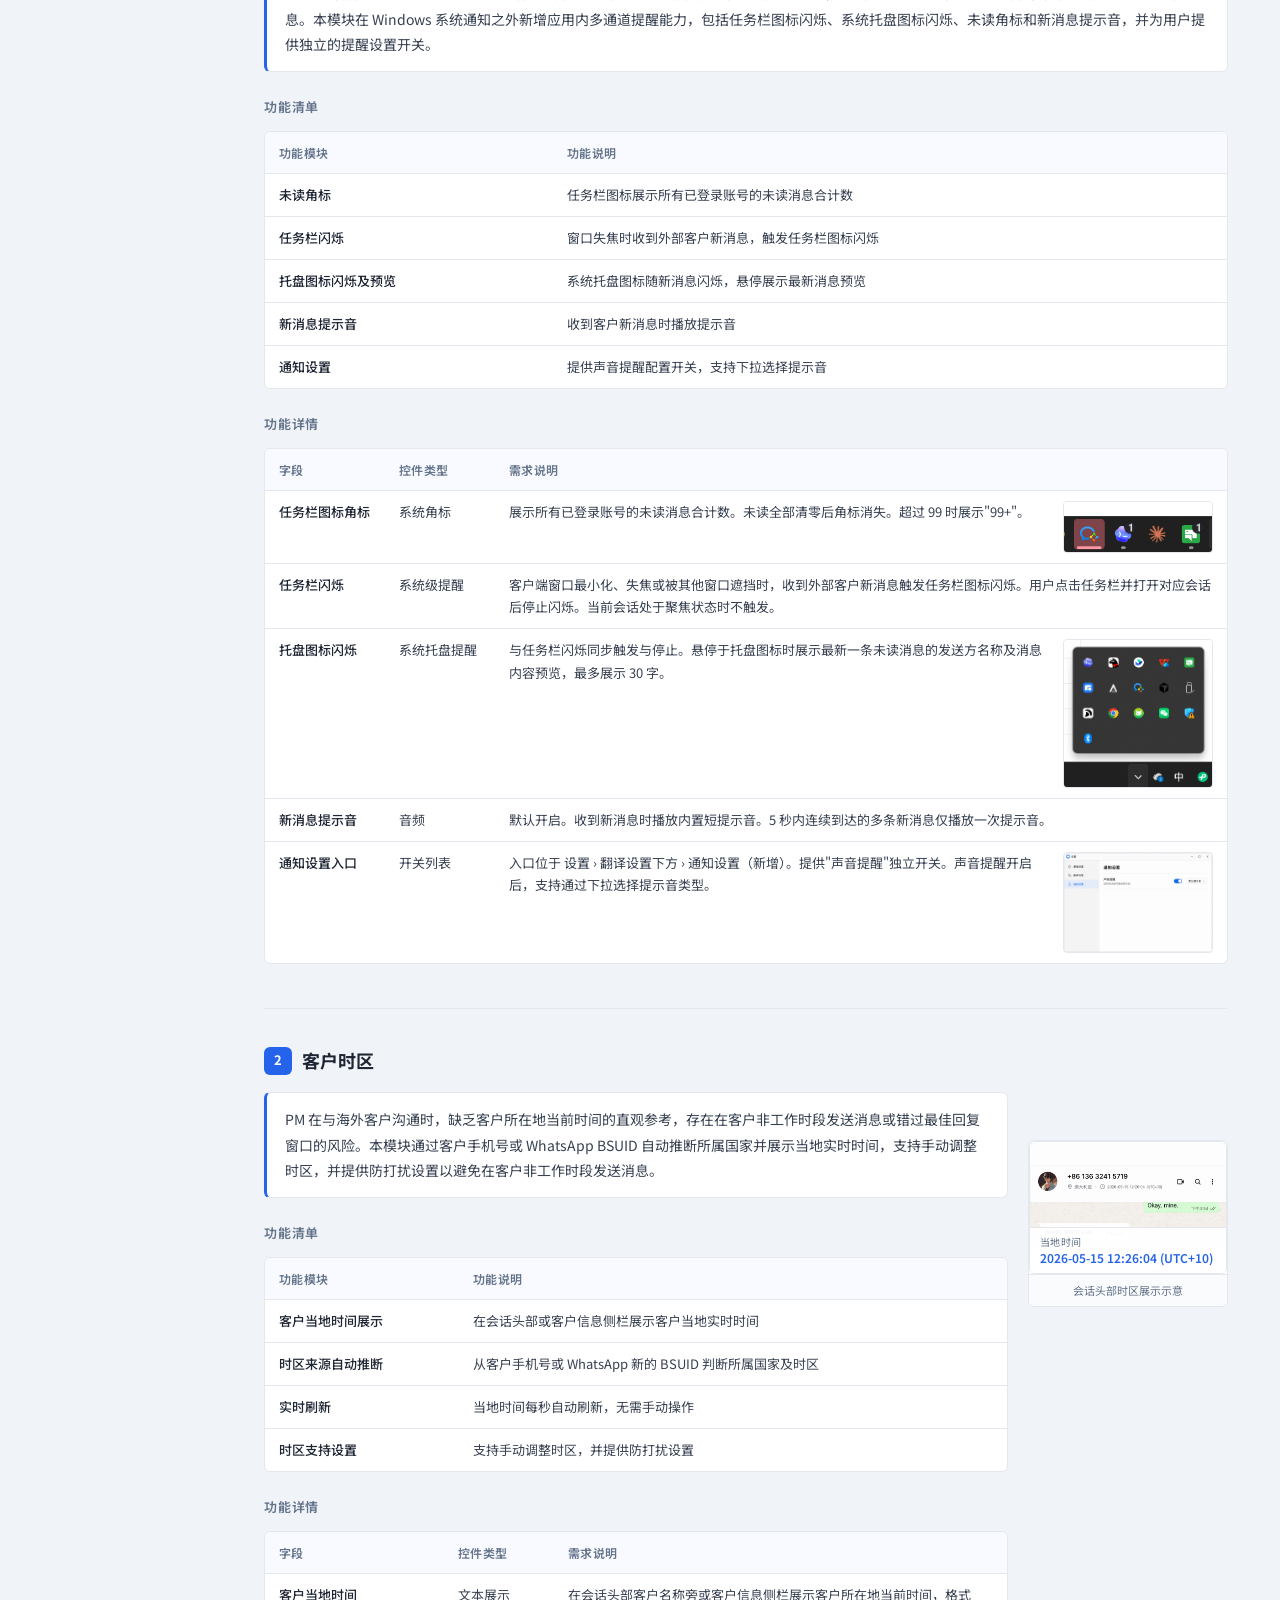
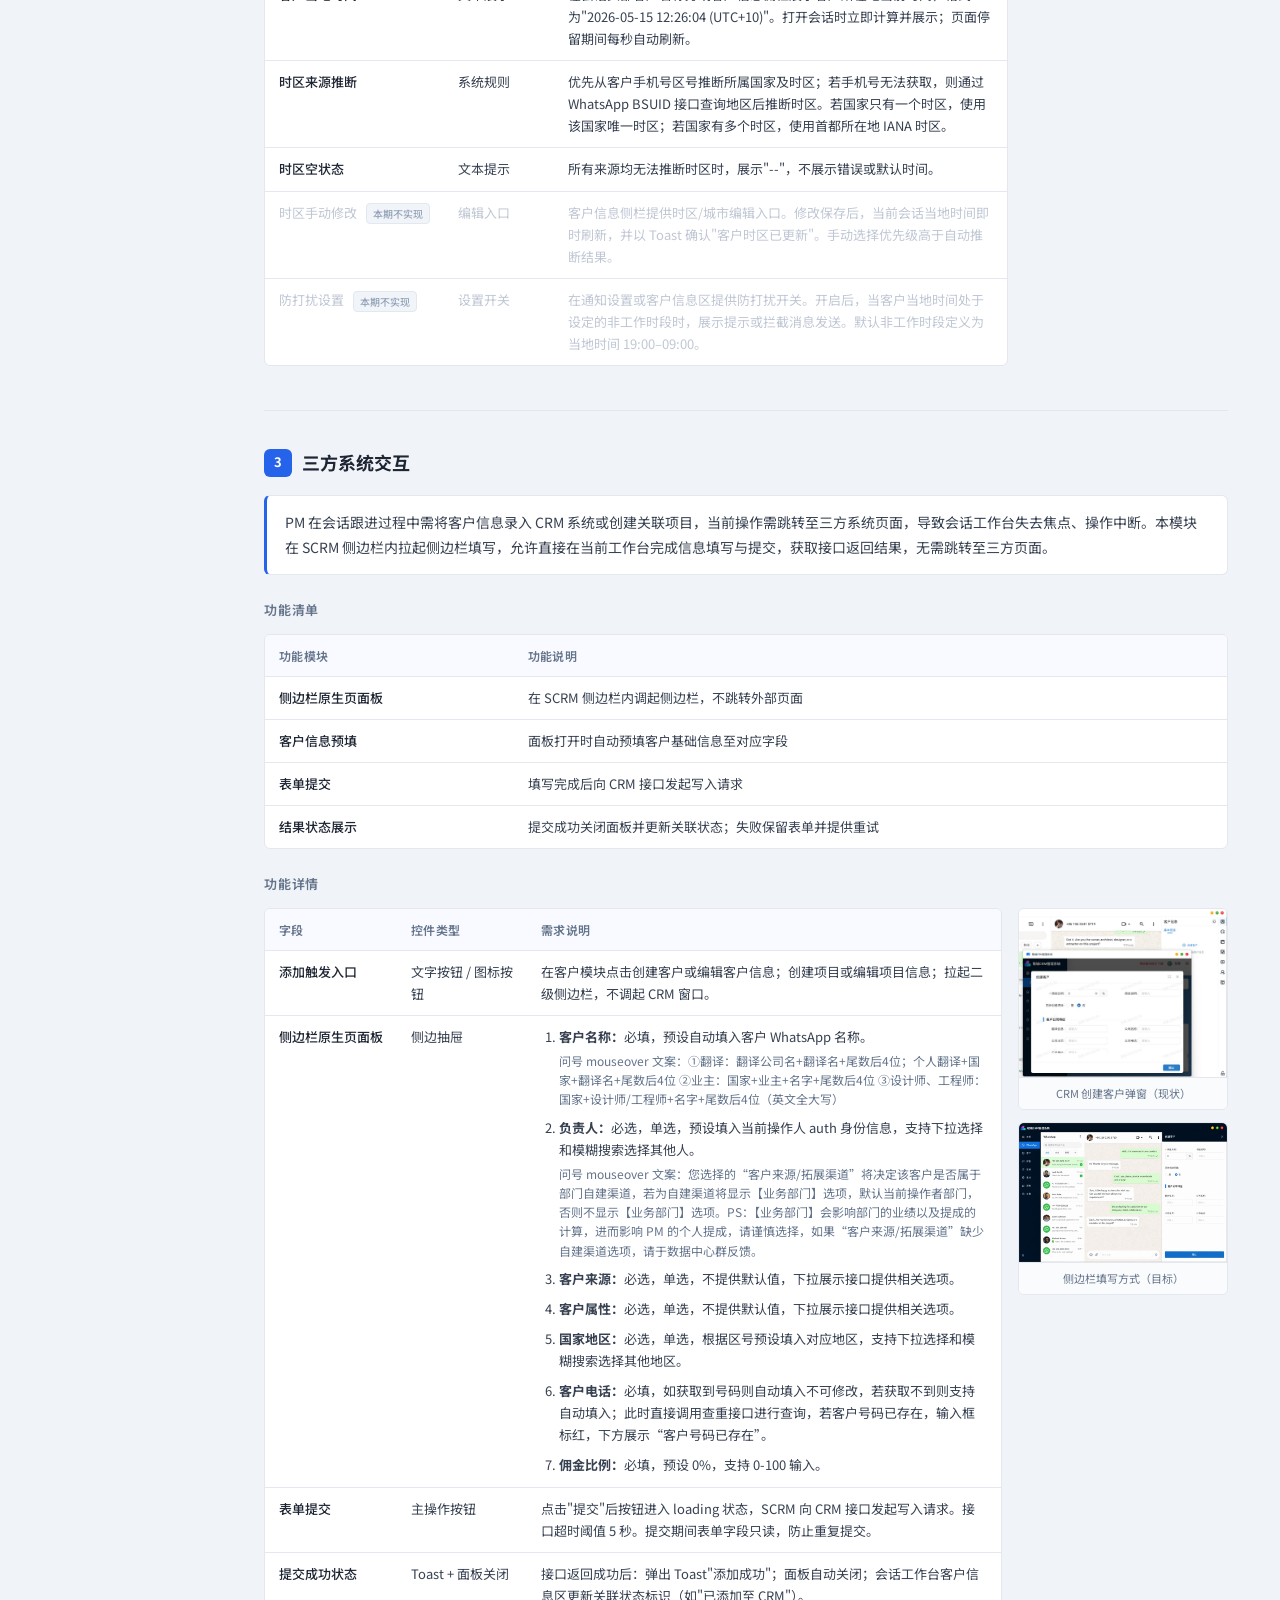
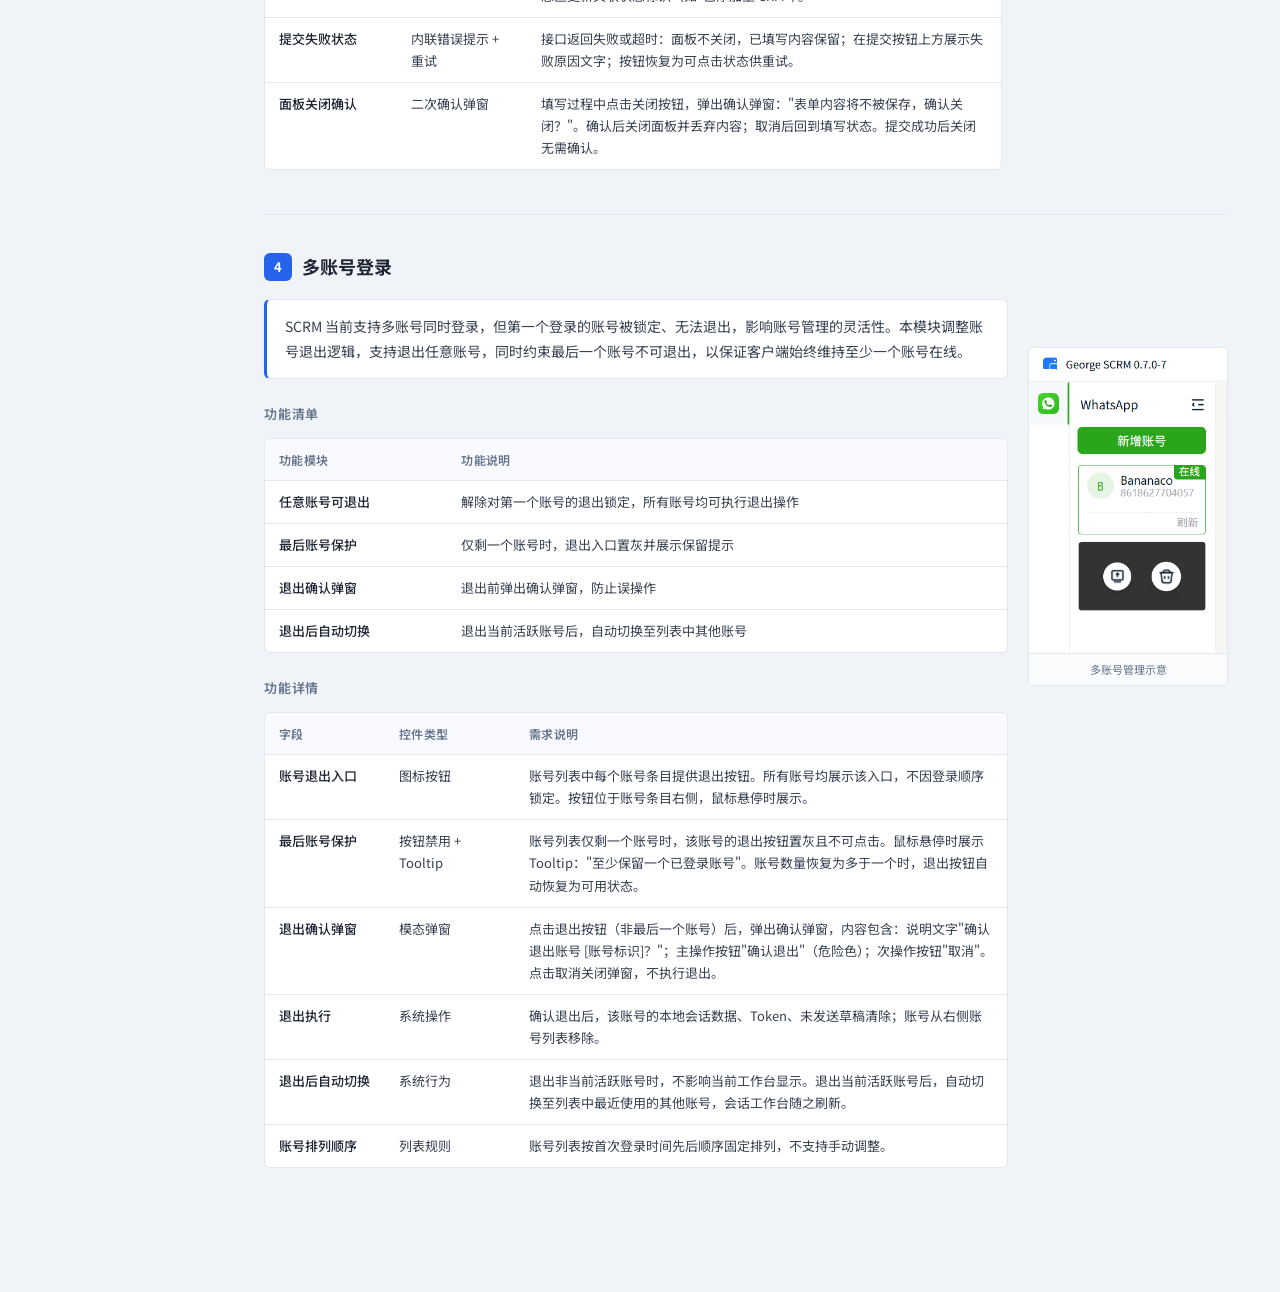
<file: scrm-2.0-prd.html>
﻿<!DOCTYPE html>
<html lang="zh-CN">
<head>
  <meta charset="UTF-8" />
  <meta name="viewport" content="width=device-width, initial-scale=1.0" />
  <title>SCRM 2.0 功能需求文档 V0.1</title>
  <link rel="preconnect" href="https://fonts.googleapis.com" />
  <link href="https://fonts.googleapis.com/css2?family=Noto+Sans+SC:wght@400;500;600&display=swap" rel="stylesheet" />
  <style>
    :root {
      --accent:      #2563eb;
      --accent-bg:   #eff6ff;
      --sidebar-w:   212px;
      --text:        #1e2533;
      --text-muted:  #64748b;
      --border:      #e4e7ed;
      --bg-page:     #f0f3f8;
      --bg-card:     #ffffff;
      --radius:      6px;
      --font: 'Noto Sans SC','PingFang SC','Hiragino Sans GB','Microsoft YaHei',sans-serif;
    }
    *,*::before,*::after{box-sizing:border-box;margin:0;padding:0}
    html{scroll-behavior:smooth}
    body{font-family:var(--font);background:var(--bg-page);color:var(--text);font-size:14px;line-height:1.75}

    /* ── Sidebar ── */
    .sidebar{position:fixed;top:0;left:0;bottom:0;width:var(--sidebar-w);background:#1a2035;overflow-y:auto;padding:28px 0 40px;z-index:100}
    .sidebar-brand{padding:0 20px 20px;border-bottom:1px solid rgba(255,255,255,.08);margin-bottom:16px}
    .sidebar-brand .product{font-size:11px;letter-spacing:.1em;text-transform:uppercase;color:#7b8aaa;margin-bottom:4px}
    .sidebar-brand .title{font-size:13px;font-weight:600;color:#e2e8f0;line-height:1.4}
    .sidebar-section{padding:0 12px 8px}
    .sidebar-section-label{font-size:10px;letter-spacing:.1em;text-transform:uppercase;color:#4a5568;font-weight:600;padding:0 8px;margin-bottom:4px}
    .sidebar a{display:block;padding:6px 8px;border-radius:4px;color:#94a3b8;text-decoration:none;font-size:12.5px;transition:background .15s,color .15s;white-space:nowrap;overflow:hidden;text-overflow:ellipsis}
    .sidebar a:hover{background:rgba(255,255,255,.07);color:#e2e8f0}
    .sidebar a.active{background:rgba(37,99,235,.25);color:#93c5fd}
    .sidebar a.sub{padding-left:20px;font-size:12px;color:#64748b}
    .sidebar a.sub:hover{color:#94a3b8}
    .sidebar::-webkit-scrollbar{width:4px}
    .sidebar::-webkit-scrollbar-thumb{background:rgba(255,255,255,.15);border-radius:2px}

    /* ── Main ── */
    .main{margin-left:var(--sidebar-w);padding:40px 52px 80px;max-width:calc(var(--sidebar-w) + 960px)}

    /* ── Doc header ── */
    .doc-header{margin-bottom:36px;padding-bottom:24px;border-bottom:2px solid var(--border)}
    .doc-header .doc-label{font-size:11px;letter-spacing:.12em;text-transform:uppercase;color:var(--accent);font-weight:600;margin-bottom:8px}
    .doc-header h1{font-size:26px;font-weight:700;color:var(--text)}
    .doc-header .doc-meta{margin-top:10px;font-size:13px;color:var(--text-muted)}

    /* ── Sections ── */
    section{margin-bottom:44px}
    section+section{border-top:1px solid var(--border);padding-top:36px}
    h2{font-size:18px;font-weight:700;margin-bottom:16px;display:flex;align-items:center;gap:10px}
    h2 .num{display:inline-flex;align-items:center;justify-content:center;width:28px;height:28px;border-radius:6px;background:var(--accent);color:#fff;font-size:13px;font-weight:700;flex-shrink:0}
    h3{font-size:13px;font-weight:600;color:var(--text-muted);text-transform:uppercase;letter-spacing:.06em;margin:24px 0 12px}
    p{margin-bottom:12px;color:#374151;line-height:1.8}

    .card{background:var(--bg-card);border:1px solid var(--border);border-radius:var(--radius);overflow:hidden}
    .section-desc{background:var(--bg-card);border:1px solid var(--border);border-left:3px solid var(--accent);border-radius:var(--radius);padding:14px 18px;margin-bottom:20px;color:#374151;line-height:1.8}

    /* ── Tables ── */
    .table-wrap{overflow-x:auto}
    table{width:100%;border-collapse:collapse;font-size:13px}
    thead tr{background:#f8faff}
    thead th{padding:10px 14px;text-align:left;font-weight:600;font-size:12px;color:var(--text-muted);letter-spacing:.04em;border-bottom:1.5px solid var(--border);white-space:nowrap}
    tbody tr{border-bottom:1px solid var(--border)}
    tbody tr:last-child{border-bottom:none}
    tbody tr:hover{background:#fafbff}
    tbody td{padding:10px 14px;vertical-align:top;color:#374151;line-height:1.7}
    tbody td:first-child{font-weight:500;color:var(--text);white-space:nowrap}
    .cell-list{margin:0;padding-left:18px}
    .cell-list li{margin:0 0 8px}
    .cell-list li:last-child{margin-bottom:0}
    .tooltip-note{display:block;margin-top:3px;color:#64748b;font-size:12px;line-height:1.6}

    /* disabled row (not in this period) */
    tr.row-disabled td{color:#c0c7d4 !important;font-weight:400 !important}
    tr.row-disabled td:first-child{font-weight:400 !important}
    .deferred-badge{display:inline-block;margin-left:6px;padding:1px 6px;border-radius:4px;font-size:10px;font-weight:500;background:#f1f5f9;color:#94a3b8;vertical-align:middle;border:1px solid #e2e8f0}

    /* ── Badges ── */
    .badge{display:inline-block;padding:2px 8px;border-radius:12px;font-size:11px;font-weight:600}
    .badge-p0{background:#dbeafe;color:#1d4ed8}
    .badge-p1{background:#f3f4f6;color:#6b7280}
    .tag-tbd{display:inline-block;padding:1px 6px;border-radius:4px;font-size:11px;font-weight:500;background:#f3f4f6;color:#6b7280}

    /* ── Req table groups ── */
    .req-group-header td{font-size:11px;font-weight:600;letter-spacing:.08em;text-transform:uppercase;color:var(--accent);background:var(--accent-bg) !important;padding:7px 14px;border-bottom:1px solid #bfdbfe !important}
    .req-group-header:hover td{background:var(--accent-bg) !important}

    /* ── Module layout with side image ── */
    .module-with-img{display:flex;gap:20px;align-items:flex-start}
    .module-main{flex:1;min-width:0}
    .module-side-img{flex-shrink:0;width:200px;display:flex;flex-direction:column;gap:12px;padding-top:48px}
    .side-img-block{border:1px solid var(--border);border-radius:var(--radius);overflow:hidden;background:#fff}
    .side-img-block img{width:100%;display:block}
    .side-img-caption{font-size:11px;color:var(--text-muted);text-align:center;padding:6px 8px;border-top:1px solid var(--border);background:#fafbfc}

    /* ── Chat header timezone overlay ── */
    .tz-img-wrap{position:relative;border:1px solid var(--border);border-radius:var(--radius);overflow:hidden;background:#fff}
    .tz-img-wrap img{width:100%;display:block}
    .tz-overlay{position:absolute;bottom:0;left:0;right:0;background:rgba(255,255,255,.95);border-top:1px solid var(--border);padding:6px 10px;font-size:11px;color:#374151;line-height:1.5}
    .tz-overlay .tz-value{font-weight:600;color:var(--accent);font-size:12px}
    .tz-overlay .tz-label{font-size:10px;color:var(--text-muted);letter-spacing:.04em}

    /* ── Detail section with side images (module 3) ── */
    .detail-with-side{display:flex;gap:16px;align-items:flex-start}
    .detail-table-wrap{flex:1;min-width:0}
    .detail-side-imgs{flex-shrink:0;width:210px;display:flex;flex-direction:column;gap:12px}

    /* ── Inline cell image ── */
    .cell-with-img{display:flex;gap:12px;align-items:flex-start}
    .cell-text{flex:1;min-width:0}
    .cell-img{flex-shrink:0;width:150px;border:1px solid var(--border);border-radius:4px;overflow:hidden}
    .cell-img img{width:100%;display:block}
  </style>
</head>
<body>

<nav class="sidebar">
  <div class="sidebar-brand">
    <div class="product">Product Requirements</div>
    <div class="title">SCRM 2.0<br>功能需求文档 V0.1</div>
  </div>
  <div class="sidebar-section">
    <div class="sidebar-section-label">概览</div>
    <a href="#version">版本记录</a>
    <a href="#background">背景说明</a>
    <a href="#requirements">需求列表</a>
  </div>
  <div class="sidebar-section" style="margin-top:8px">
    <div class="sidebar-section-label">功能模块</div>
    <a href="#module-1">1. 消息通知</a>
    <a href="#module-1-list" class="sub">功能清单</a>
    <a href="#module-1-detail" class="sub">功能详情</a>
    <a href="#module-2">2. 客户时区</a>
    <a href="#module-2-list" class="sub">功能清单</a>
    <a href="#module-2-detail" class="sub">功能详情</a>
    <a href="#module-3">3. 三方系统交互</a>
    <a href="#module-3-list" class="sub">功能清单</a>
    <a href="#module-3-detail" class="sub">功能详情</a>
    <a href="#module-4">4. 多账号登录</a>
    <a href="#module-4-list" class="sub">功能清单</a>
    <a href="#module-4-detail" class="sub">功能详情</a>
  </div>
</nav>

<main class="main">

  <div class="doc-header">
    <div class="doc-label">SCRM 2.0 · 会话工作台体验完善</div>
    <h1>功能需求文档 V0.1</h1>
    <div class="doc-meta">2026-05-21 &nbsp;·&nbsp; 产品：张奥 &nbsp;·&nbsp; 范围：消息通知 / 客户时区 / 三方系统交互 / 多账号登录</div>
  </div>

  <!-- 版本记录 -->
  <section id="version">
    <h2>版本记录</h2>
    <div class="card">
      <div class="table-wrap">
        <table>
          <thead><tr><th>版本</th><th>日期</th><th>需求范围</th><th>产品</th></tr></thead>
          <tbody><tr>
            <td>V0.1</td><td>2026-05-21</td>
            <td>消息通知、客户时区、三方系统交互、多账号登录</td>
            <td>张奥</td>
          </tr></tbody>
        </table>
      </div>
    </div>
  </section>

  <!-- 背景说明 -->
  <section id="background">
    <h2>背景说明</h2>
    <p>SCRM 2.0 聚焦会话工作台的基础功能修复与体验完善。本文档覆盖四个功能模块：消息通知增强、客户当地时间展示、三方系统内嵌交互、多账号登录管理。另有翻译功能、内核更换、UI 升级等内容与本期需求一同打包发布，不在本文档范围。</p>
  </section>

  <!-- 需求列表 -->
  <section id="requirements">
    <h2>需求列表</h2>
    <div class="card">
      <div class="table-wrap">
        <table>
          <thead><tr><th>需求名称</th><th>需求说明</th><th style="width:64px">优先级</th></tr></thead>
          <tbody>
            <tr class="req-group-header"><td colspan="3">消息通知</td></tr>
            <tr><td>未读角标</td><td>任务栏图标展示所有已登录账号的未读消息合计数</td><td><span class="badge badge-p0">P0</span></td></tr>
            <tr><td>任务栏闪烁</td><td>窗口失焦或最小化时，新消息触发任务栏图标闪烁提醒</td><td><span class="badge badge-p0">P0</span></td></tr>
            <tr><td>托盘图标闪烁及预览</td><td>系统托盘图标随新消息闪烁，悬停展示最新消息预览</td><td><span class="badge badge-p0">P0</span></td></tr>
            <tr><td>新消息提示音</td><td>收到外部客户新消息时播放内置提示音，支持开关设置</td><td><span class="badge badge-p0">P0</span></td></tr>
            <tr><td>通知设置</td><td>在设置中提供声音提醒独立开关及配置能力</td><td><span class="badge badge-p0">P0</span></td></tr>
            <tr class="req-group-header"><td colspan="3">客户时区</td></tr>
            <tr><td>客户当地时间展示</td><td>在会话界面展示客户所在地的实时当地时间及 UTC 偏移</td><td><span class="badge badge-p0">P0</span></td></tr>
            <tr><td>时区来源自动推断</td><td>从客户手机号或 WhatsApp 新的 BSUID 判断所属国家</td><td><span class="badge badge-p0">P0</span></td></tr>
            <tr><td>时区支持设置</td><td>手动调整时区和防打扰设置</td><td><span class="badge badge-p1">P1</span></td></tr>
            <tr class="req-group-header"><td colspan="3">三方系统交互</td></tr>
            <tr><td>三方系统内嵌面板</td><td>在 SCRM 内侧边栏拉起原生页填写 CRM 客户信息 / 项目信息，获取返回结果，不跳转三方页面</td><td><span class="badge badge-p0">P0</span></td></tr>
            <tr><td>三方系统提交结果展示</td><td>提交成功关闭面板更新状态；失败保留表单并提供重试入口</td><td><span class="badge badge-p0">P0</span></td></tr>
            <tr class="req-group-header"><td colspan="3">多账号登录</td></tr>
            <tr><td>任意账号可退出</td><td>解除对第一个登录账号的退出锁定，所有账号均可执行退出操作</td><td><span class="badge badge-p0">P0</span></td></tr>
            <tr><td>最后账号保护</td><td>仅剩一个账号时，退出入口置灰并展示"至少保留一个账号"提示</td><td><span class="badge badge-p0">P0</span></td></tr>
            <tr><td>退出确认弹窗</td><td>退出前弹出确认弹窗，防止误操作</td><td><span class="badge badge-p0">P0</span></td></tr>
            <tr><td>退出后自动切换</td><td>退出当前活跃账号后，自动切换至列表中其他账号</td><td><span class="badge badge-p0">P0</span></td></tr>
          </tbody>
        </table>
      </div>
    </div>
  </section>

  <!-- ═══ MODULE 1 ═══ -->
  <section id="module-1">
    <h2><span class="num">1</span>消息通知</h2>
    <div class="section-desc">
      SCRM 当前仅通过 Windows 系统通知推送新消息。当系统通知权限被关闭时或未注意时，PM 和 PM 助理在窗口失焦或最小化状态下无法感知新消息。本模块在 Windows 系统通知之外新增应用内多通道提醒能力，包括任务栏图标闪烁、系统托盘图标闪烁、未读角标和新消息提示音，并为用户提供独立的提醒设置开关。
    </div>

    <h3 id="module-1-list">功能清单</h3>
    <div class="card">
      <div class="table-wrap">
        <table>
          <thead><tr><th>功能模块</th><th>功能说明</th></tr></thead>
          <tbody>
            <tr><td>未读角标</td><td>任务栏图标展示所有已登录账号的未读消息合计数</td></tr>
            <tr><td>任务栏闪烁</td><td>窗口失焦时收到外部客户新消息，触发任务栏图标闪烁</td></tr>
            <tr><td>托盘图标闪烁及预览</td><td>系统托盘图标随新消息闪烁，悬停展示最新消息预览</td></tr>
            <tr><td>新消息提示音</td><td>收到客户新消息时播放提示音</td></tr>
            <tr><td>通知设置</td><td>提供声音提醒配置开关，支持下拉选择提示音</td></tr>
          </tbody>
        </table>
      </div>
    </div>

    <h3 id="module-1-detail">功能详情</h3>
    <div class="card">
      <div class="table-wrap">
        <table>
          <thead><tr><th style="width:120px">字段</th><th style="width:110px">控件类型</th><th>需求说明</th></tr></thead>
          <tbody>
            <tr>
              <td>任务栏图标角标</td><td>系统角标</td>
              <td>
                <div class="cell-with-img">
                  <div class="cell-text">展示所有已登录账号的未读消息合计数。未读全部清零后角标消失。超过 99 时展示"99+"。</div>
                  <div class="cell-img"><img src="assets/ref-taskbar.png" alt="任务栏角标示意" /></div>
                </div>
              </td>
            </tr>
            <tr>
              <td>任务栏闪烁</td><td>系统级提醒</td>
              <td>客户端窗口最小化、失焦或被其他窗口遮挡时，收到外部客户新消息触发任务栏图标闪烁。用户点击任务栏并打开对应会话后停止闪烁。当前会话处于聚焦状态时不触发。</td>
            </tr>
            <tr>
              <td>托盘图标闪烁</td><td>系统托盘提醒</td>
              <td>
                <div class="cell-with-img">
                  <div class="cell-text">与任务栏闪烁同步触发与停止。悬停于托盘图标时展示最新一条未读消息的发送方名称及消息内容预览，最多展示 30 字。</div>
                  <div class="cell-img"><img src="assets/ref-tray.png" alt="系统托盘示意" /></div>
                </div>
              </td>
            </tr>
            <tr>
              <td>新消息提示音</td><td>音频</td>
              <td>默认开启。收到新消息时播放内置短提示音。5 秒内连续到达的多条新消息仅播放一次提示音。</td>
            </tr>
            <tr>
              <td>通知设置入口</td><td>开关列表</td>
              <td>
                <div class="cell-with-img">
                  <div class="cell-text">入口位于 设置 › 翻译设置下方 › 通知设置（新增）。提供"声音提醒"独立开关。声音提醒开启后，支持通过下拉选择提示音类型。</div>
                  <div class="cell-img"><img src="assets/scrm-notification-settings-v3.png" alt="通知设置页示意" /></div>
                </div>
              </td>
            </tr>
          </tbody>
        </table>
      </div>
    </div>
  </section>

  <!-- ═══ MODULE 2 ═══ -->
  <section id="module-2">
    <h2><span class="num">2</span>客户时区</h2>

    <!-- wrap content + side image -->
    <div class="module-with-img">
      <div class="module-main">
        <div class="section-desc">
          PM 在与海外客户沟通时，缺乏客户所在地当前时间的直观参考，存在在客户非工作时段发送消息或错过最佳回复窗口的风险。本模块通过客户手机号或 WhatsApp BSUID 自动推断所属国家并展示当地实时时间，支持手动调整时区，并提供防打扰设置以避免在客户非工作时段发送消息。
        </div>

        <h3 id="module-2-list">功能清单</h3>
        <div class="card">
          <div class="table-wrap">
            <table>
              <thead><tr><th>功能模块</th><th>功能说明</th></tr></thead>
              <tbody>
                <tr><td>客户当地时间展示</td><td>在会话头部或客户信息侧栏展示客户当地实时时间</td></tr>
                <tr><td>时区来源自动推断</td><td>从客户手机号或 WhatsApp 新的 BSUID 判断所属国家及时区</td></tr>
                <tr><td>实时刷新</td><td>当地时间每秒自动刷新，无需手动操作</td></tr>
                <tr><td>时区支持设置</td><td>支持手动调整时区，并提供防打扰设置</td></tr>
              </tbody>
            </table>
          </div>
        </div>

        <h3 id="module-2-detail">功能详情</h3>
        <div class="card">
          <div class="table-wrap">
            <table>
              <thead><tr><th style="width:120px">字段</th><th style="width:110px">控件类型</th><th>需求说明</th></tr></thead>
              <tbody>
                <tr>
                  <td>客户当地时间</td><td>文本展示</td>
                  <td>在会话头部客户名称旁或客户信息侧栏展示客户所在地当前时间，格式为"2026-05-15 12:26:04 (UTC+10)"。打开会话时立即计算并展示；页面停留期间每秒自动刷新。</td>
                </tr>
                <tr>
                  <td>时区来源推断</td><td>系统规则</td>
                  <td>优先从客户手机号区号推断所属国家及时区；若手机号无法获取，则通过 WhatsApp BSUID 接口查询地区后推断时区。若国家只有一个时区，使用该国家唯一时区；若国家有多个时区，使用首都所在地 IANA 时区。</td>
                </tr>
                <tr>
                  <td>时区空状态</td><td>文本提示</td>
                  <td>所有来源均无法推断时区时，展示"--"，不展示错误或默认时间。</td>
                </tr>
                <tr class="row-disabled">
                  <td>时区手动修改 <span class="deferred-badge">本期不实现</span></td><td>编辑入口</td>
                  <td>客户信息侧栏提供时区/城市编辑入口。修改保存后，当前会话当地时间即时刷新，并以 Toast 确认"客户时区已更新"。手动选择优先级高于自动推断结果。</td>
                </tr>
                <tr class="row-disabled">
                  <td>防打扰设置 <span class="deferred-badge">本期不实现</span></td><td>设置开关</td>
                  <td>在通知设置或客户信息区提供防打扰开关。开启后，当客户当地时间处于设定的非工作时段时，展示提示或拦截消息发送。默认非工作时段定义为当地时间 19:00–09:00。</td>
                </tr>
              </tbody>
            </table>
          </div>
        </div>
      </div>

      <!-- side: chat header + timezone overlay -->
      <div class="module-side-img">
        <div class="side-img-block">
          <div class="tz-img-wrap">
            <img src="assets/ref-timezone-header.png" alt="客户时区展示示意" />
            <div class="tz-overlay">
              <div class="tz-label">当地时间</div>
              <div class="tz-value">2026-05-15 12:26:04 (UTC+10)</div>
            </div>
          </div>
          <div class="side-img-caption">会话头部时区展示示意</div>
        </div>
      </div>
    </div>
  </section>

  <!-- ═══ MODULE 3 ═══ -->
  <section id="module-3">
    <h2><span class="num">3</span>三方系统交互</h2>
    <div class="section-desc">
      PM 在会话跟进过程中需将客户信息录入 CRM 系统或创建关联项目，当前操作需跳转至三方系统页面，导致会话工作台失去焦点、操作中断。本模块在 SCRM 侧边栏内拉起侧边栏填写，允许直接在当前工作台完成信息填写与提交，获取接口返回结果，无需跳转至三方页面。
    </div>

    <h3 id="module-3-list">功能清单</h3>
    <div class="card">
      <div class="table-wrap">
        <table>
          <thead><tr><th>功能模块</th><th>功能说明</th></tr></thead>
          <tbody>
            <tr><td>侧边栏原生页面板</td><td>在 SCRM 侧边栏内调起侧边栏，不跳转外部页面</td></tr>
            <tr><td>客户信息预填</td><td>面板打开时自动预填客户基础信息至对应字段</td></tr>
            <tr><td>表单提交</td><td>填写完成后向 CRM 接口发起写入请求</td></tr>
            <tr><td>结果状态展示</td><td>提交成功关闭面板并更新关联状态；失败保留表单并提供重试</td></tr>
          </tbody>
        </table>
      </div>
    </div>

    <h3 id="module-3-detail">功能详情</h3>
    <!-- table + two stacked images on the right -->
    <div class="detail-with-side">
      <div class="detail-table-wrap">
        <div class="card">
          <div class="table-wrap">
            <table>
              <thead><tr><th style="width:120px">字段</th><th style="width:130px">控件类型</th><th>需求说明</th></tr></thead>
              <tbody>
                <tr><td>添加触发入口</td><td>文字按钮 / 图标按钮</td><td>在客户模块点击创建客户或编辑客户信息；创建项目或编辑项目信息；拉起二级侧边栏，不调起 CRM 窗口。</td></tr>
                <tr><td>侧边栏原生页面板</td><td>侧边抽屉</td><td>
                  <ol class="cell-list">
                    <li><strong>客户名称：</strong>必填，预设自动填入客户 WhatsApp 名称。<span class="tooltip-note">问号 mouseover 文案：①翻译：翻译公司名+翻译名+尾数后4位；个人翻译+国家+翻译名+尾数后4位 ②业主：国家+业主+名字+尾数后4位 ③设计师、工程师：国家+设计师/工程师+名字+尾数后4位（英文全大写）</span></li>
                    <li><strong>负责人：</strong>必选，单选，预设填入当前操作人 auth 身份信息，支持下拉选择和模糊搜索选择其他人。<span class="tooltip-note">问号 mouseover 文案：您选择的“客户来源/拓展渠道”将决定该客户是否属于部门自建渠道，若为自建渠道将显示【业务部门】选项，默认当前操作者部门，否则不显示【业务部门】选项。PS：【业务部门】会影响部门的业绩以及提成的计算，进而影响 PM 的个人提成，请谨慎选择，如果“客户来源/拓展渠道”缺少自建渠道选项，请于数据中心群反馈。</span></li>
                    <li><strong>客户来源：</strong>必选，单选，不提供默认值，下拉展示接口提供相关选项。</li>
                    <li><strong>客户属性：</strong>必选，单选，不提供默认值，下拉展示接口提供相关选项。</li>
                    <li><strong>国家地区：</strong>必选，单选，根据区号预设填入对应地区，支持下拉选择和模糊搜索选择其他地区。</li>
                    <li><strong>客户电话：</strong>必填，如获取到号码则自动填入不可修改，若获取不到则支持自动填入；此时直接调用查重接口进行查询，若客户号码已存在，输入框标红，下方展示“客户号码已存在”。</li>
                    <li><strong>佣金比例：</strong>必填，预设 0%，支持 0-100 输入。</li>
                  </ol>
                </td></tr>
                <tr><td>表单提交</td><td>主操作按钮</td><td>点击"提交"后按钮进入 loading 状态，SCRM 向 CRM 接口发起写入请求。接口超时阈值 5 秒。提交期间表单字段只读，防止重复提交。</td></tr>
                <tr><td>提交成功状态</td><td>Toast + 面板关闭</td><td>接口返回成功后：弹出 Toast"添加成功"；面板自动关闭；会话工作台客户信息区更新关联状态标识（如"已添加至 CRM"）。</td></tr>
                <tr><td>提交失败状态</td><td>内联错误提示 + 重试</td><td>接口返回失败或超时：面板不关闭，已填写内容保留；在提交按钮上方展示失败原因文字；按钮恢复为可点击状态供重试。</td></tr>
                <tr><td>面板关闭确认</td><td>二次确认弹窗</td><td>填写过程中点击关闭按钮，弹出确认弹窗："表单内容将不被保存，确认关闭？"。确认后关闭面板并丢弃内容；取消后回到填写状态。提交成功后关闭无需确认。</td></tr>
              </tbody>
            </table>
          </div>
        </div>
      </div>

      <!-- right side: two images stacked -->
      <div class="detail-side-imgs">
        <div class="side-img-block">
          <img src="assets/ref-crm-dialog.png" alt="CRM 创建客户弹窗（现状）" />
          <div class="side-img-caption">CRM 创建客户弹窗（现状）</div>
        </div>
        <div class="side-img-block">
          <img src="assets/ref-crm-sidebar-form-v2.png" alt="SCRM 侧边栏填写方式（目标）" />
          <div class="side-img-caption">侧边栏填写方式（目标）</div>
        </div>
      </div>
    </div>
  </section>

  <!-- ═══ MODULE 4 ═══ -->
  <section id="module-4">
    <h2><span class="num">4</span>多账号登录</h2>

    <div class="module-with-img">
      <div class="module-main">
        <div class="section-desc">
          SCRM 当前支持多账号同时登录，但第一个登录的账号被锁定、无法退出，影响账号管理的灵活性。本模块调整账号退出逻辑，支持退出任意账号，同时约束最后一个账号不可退出，以保证客户端始终维持至少一个账号在线。
        </div>

        <h3 id="module-4-list">功能清单</h3>
        <div class="card">
          <div class="table-wrap">
            <table>
              <thead><tr><th>功能模块</th><th>功能说明</th></tr></thead>
              <tbody>
                <tr><td>任意账号可退出</td><td>解除对第一个账号的退出锁定，所有账号均可执行退出操作</td></tr>
                <tr><td>最后账号保护</td><td>仅剩一个账号时，退出入口置灰并展示保留提示</td></tr>
                <tr><td>退出确认弹窗</td><td>退出前弹出确认弹窗，防止误操作</td></tr>
                <tr><td>退出后自动切换</td><td>退出当前活跃账号后，自动切换至列表中其他账号</td></tr>
              </tbody>
            </table>
          </div>
        </div>

        <h3 id="module-4-detail">功能详情</h3>
        <div class="card">
          <div class="table-wrap">
            <table>
              <thead><tr><th style="width:120px">字段</th><th style="width:130px">控件类型</th><th>需求说明</th></tr></thead>
              <tbody>
                <tr><td>账号退出入口</td><td>图标按钮</td><td>账号列表中每个账号条目提供退出按钮。所有账号均展示该入口，不因登录顺序锁定。按钮位于账号条目右侧，鼠标悬停时展示。</td></tr>
                <tr><td>最后账号保护</td><td>按钮禁用 + Tooltip</td><td>账号列表仅剩一个账号时，该账号的退出按钮置灰且不可点击。鼠标悬停时展示 Tooltip："至少保留一个已登录账号"。账号数量恢复为多于一个时，退出按钮自动恢复为可用状态。</td></tr>
                <tr><td>退出确认弹窗</td><td>模态弹窗</td><td>点击退出按钮（非最后一个账号）后，弹出确认弹窗，内容包含：说明文字"确认退出账号 [账号标识]？"；主操作按钮"确认退出"（危险色）；次操作按钮"取消"。点击取消关闭弹窗，不执行退出。</td></tr>
                <tr><td>退出执行</td><td>系统操作</td><td>确认退出后，该账号的本地会话数据、Token、未发送草稿清除；账号从右侧账号列表移除。</td></tr>
                <tr><td>退出后自动切换</td><td>系统行为</td><td>退出非当前活跃账号时，不影响当前工作台显示。退出当前活跃账号后，自动切换至列表中最近使用的其他账号，会话工作台随之刷新。</td></tr>
                <tr><td>账号排列顺序</td><td>列表规则</td><td>账号列表按首次登录时间先后顺序固定排列，不支持手动调整。</td></tr>
              </tbody>
            </table>
          </div>
        </div>
      </div>

      <!-- side: multi-account screenshot -->
      <div class="module-side-img">
        <div class="side-img-block">
          <img src="assets/ref-multi-account.png" alt="多账号管理示意" />
          <div class="side-img-caption">多账号管理示意</div>
        </div>
      </div>
    </div>
  </section>

</main>

<script>
  const anchors = document.querySelectorAll('section[id], h3[id]');
  const links = document.querySelectorAll('.sidebar a[href^="#"]');
  const obs = new IntersectionObserver(entries => {
    entries.forEach(e => {
      if (e.isIntersecting) {
        links.forEach(l => l.classList.remove('active'));
        const a = document.querySelector(`.sidebar a[href="#${e.target.id}"]`);
        if (a) a.classList.add('active');
      }
    });
  }, { rootMargin: '-20% 0px -70% 0px' });
  anchors.forEach(el => obs.observe(el));
</script>
</body>
</html>
</file>
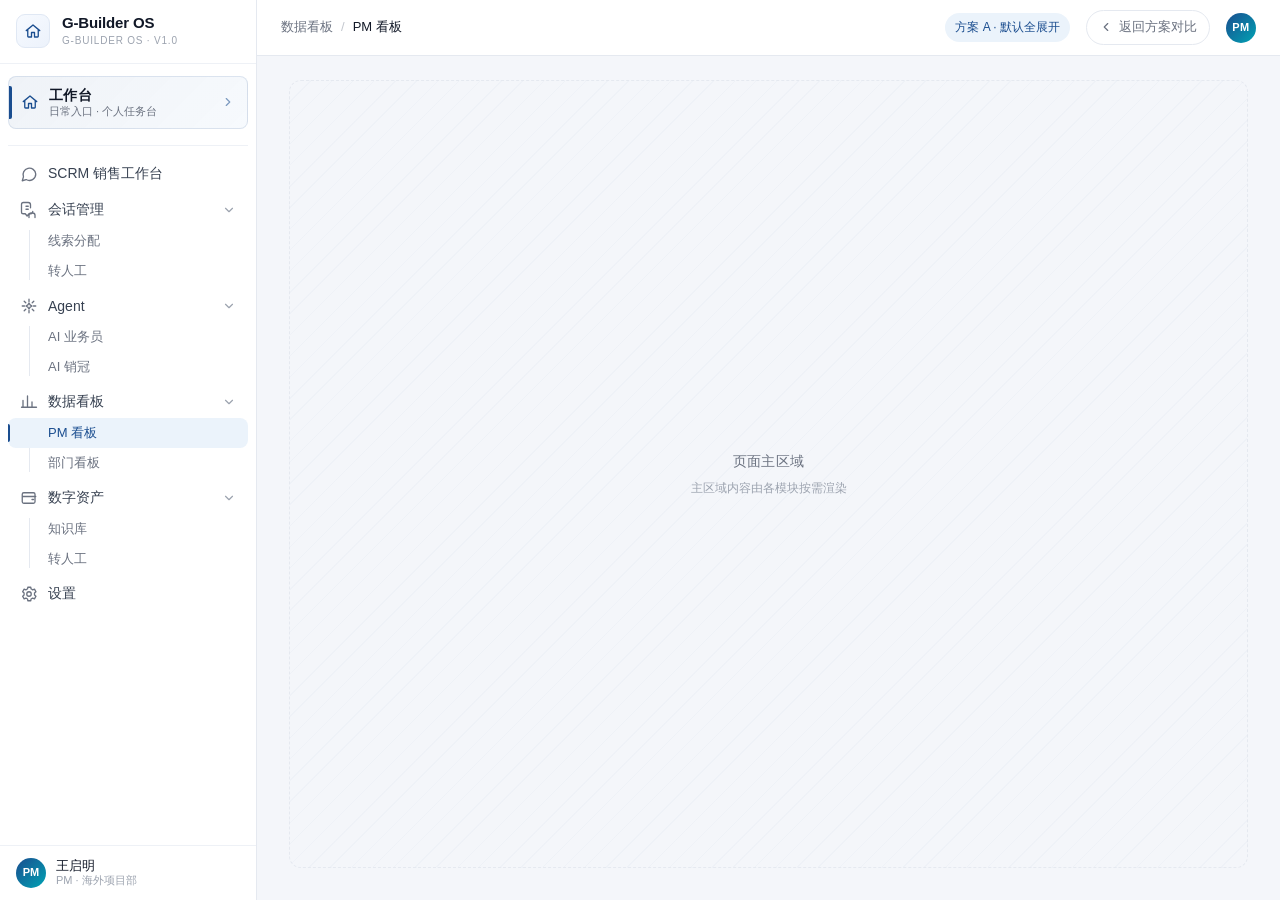
<file: sidebar-three-variants/variant-default.html>
<!DOCTYPE html>
<html lang="zh-CN">
  <head>
    <meta charset="UTF-8" />
    <meta name="viewport" content="width=device-width, initial-scale=1.0" />
    <title>方案 A · 默认全展开 | G-Builder OS V1.0 侧边栏</title>
    <link rel="stylesheet" href="./styles.css" />
  </head>
  <body data-page="sidebar" data-variant="default">
    <div class="app-shell">
      <div class="app-shell__sidebar" data-role="sidebar-host">
        <!-- 由 app.js 注入 sidebar -->
      </div>

      <div class="app-shell__main">
        <header class="app-topbar">
          <nav class="app-topbar__crumbs" aria-label="面包屑">
            <span>数据看板</span>
            <span class="sep">/</span>
            <span class="now" data-role="crumb-now">PM 看板</span>
          </nav>
          <div class="app-topbar__spacer"></div>
          <span class="app-topbar__variant-pill">方案 A · 默认全展开</span>
          <a class="app-topbar__back" href="index.html">
            <svg viewBox="0 0 24 24" width="14" height="14" fill="none" stroke="currentColor" stroke-width="2" stroke-linecap="round" stroke-linejoin="round" aria-hidden="true"><polyline points="15 18 9 12 15 6"/></svg>
            返回方案对比
          </a>
          <span class="app-topbar__avatar">PM</span>
        </header>

        <main class="app-main">
          <div class="app-main__placeholder">
            <div class="app-main__placeholder-title">页面主区域</div>
            <div class="app-main__placeholder-hint">主区域内容由各模块按需渲染</div>
          </div>
        </main>
      </div>
    </div>

    <script type="module" src="./app.js"></script>
  </body>
</html>
</file>
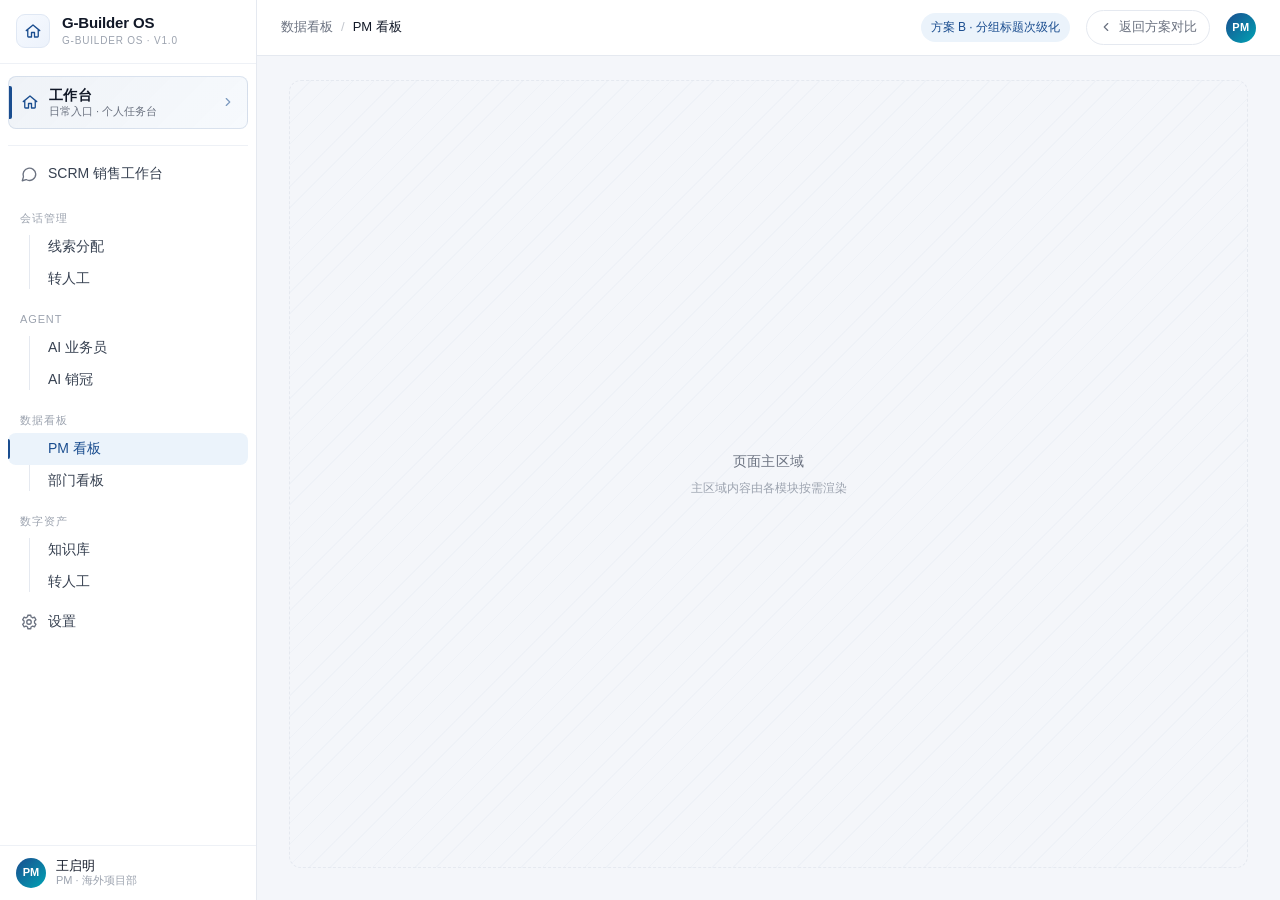
<file: sidebar-three-variants/variant-grouped.html>
<!DOCTYPE html>
<html lang="zh-CN">
  <head>
    <meta charset="UTF-8" />
    <meta name="viewport" content="width=device-width, initial-scale=1.0" />
    <title>方案 B · 分组标题次级化 | G-Builder OS V1.0 侧边栏</title>
    <link rel="stylesheet" href="./styles.css" />
  </head>
  <body data-page="sidebar" data-variant="grouped">
    <div class="app-shell">
      <div class="app-shell__sidebar" data-role="sidebar-host">
        <!-- 由 app.js 注入 sidebar -->
      </div>

      <div class="app-shell__main">
        <header class="app-topbar">
          <nav class="app-topbar__crumbs" aria-label="面包屑">
            <span>数据看板</span>
            <span class="sep">/</span>
            <span class="now" data-role="crumb-now">PM 看板</span>
          </nav>
          <div class="app-topbar__spacer"></div>
          <span class="app-topbar__variant-pill">方案 B · 分组标题次级化</span>
          <a class="app-topbar__back" href="index.html">
            <svg viewBox="0 0 24 24" width="14" height="14" fill="none" stroke="currentColor" stroke-width="2" stroke-linecap="round" stroke-linejoin="round" aria-hidden="true"><polyline points="15 18 9 12 15 6"/></svg>
            返回方案对比
          </a>
          <span class="app-topbar__avatar">PM</span>
        </header>

        <main class="app-main">
          <div class="app-main__placeholder">
            <div class="app-main__placeholder-title">页面主区域</div>
            <div class="app-main__placeholder-hint">主区域内容由各模块按需渲染</div>
          </div>
        </main>
      </div>
    </div>

    <script type="module" src="./app.js"></script>
  </body>
</html>
</file>
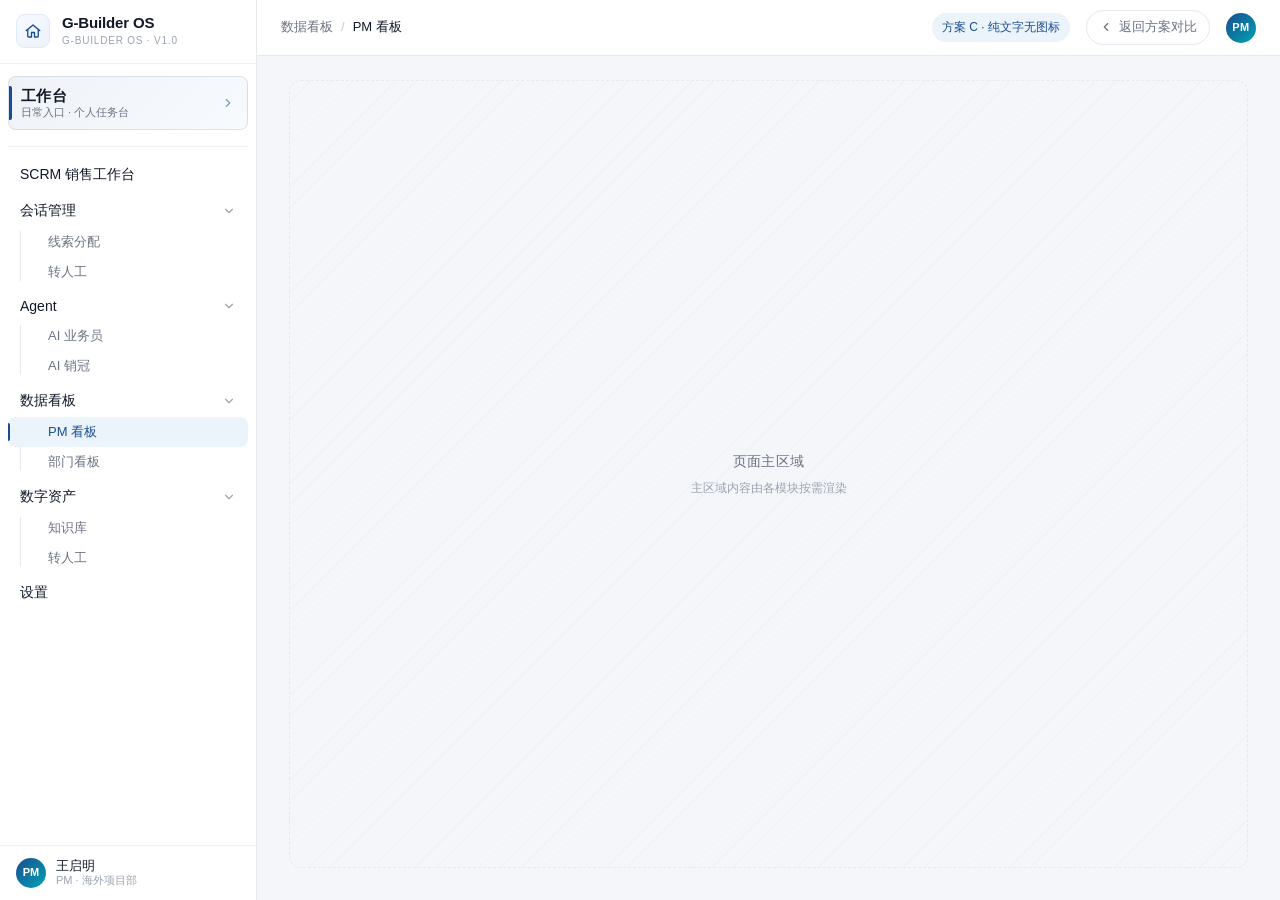
<file: sidebar-three-variants/variant-text.html>
<!DOCTYPE html>
<html lang="zh-CN">
  <head>
    <meta charset="UTF-8" />
    <meta name="viewport" content="width=device-width, initial-scale=1.0" />
    <title>方案 C · 纯文字无图标 | G-Builder OS V1.0 侧边栏</title>
    <link rel="stylesheet" href="./styles.css" />
  </head>
  <body data-page="sidebar" data-variant="text">
    <div class="app-shell">
      <div class="app-shell__sidebar" data-role="sidebar-host">
        <!-- 由 app.js 注入 sidebar -->
      </div>

      <div class="app-shell__main">
        <header class="app-topbar">
          <nav class="app-topbar__crumbs" aria-label="面包屑">
            <span>数据看板</span>
            <span class="sep">/</span>
            <span class="now" data-role="crumb-now">PM 看板</span>
          </nav>
          <div class="app-topbar__spacer"></div>
          <span class="app-topbar__variant-pill">方案 C · 纯文字无图标</span>
          <a class="app-topbar__back" href="index.html">
            <svg viewBox="0 0 24 24" width="14" height="14" fill="none" stroke="currentColor" stroke-width="2" stroke-linecap="round" stroke-linejoin="round" aria-hidden="true"><polyline points="15 18 9 12 15 6"/></svg>
            返回方案对比
          </a>
          <span class="app-topbar__avatar">PM</span>
        </header>

        <main class="app-main">
          <div class="app-main__placeholder">
            <div class="app-main__placeholder-title">页面主区域</div>
            <div class="app-main__placeholder-hint">主区域内容由各模块按需渲染</div>
          </div>
        </main>
      </div>
    </div>

    <script type="module" src="./app.js"></script>
  </body>
</html>
</file>
<file: sidebar-three-variants/styles.css>
/* ============================================================
 * G-Builder OS V1.0 · 侧边栏三版方案 · styles.css
 *
 * 视觉规范：
 *   context/UI-Style.md（B 端管理后台基线）
 *   skills/Web Coding/references/GB营销平台OS-UI规范.md（GB 品牌：#1A4D8F + rounded-xl 12px）
 *
 * 对齐基线（关键）：
 *   - 所有交互行（工作台 / 一级 nav / 分组标题 / 二级 nav）共用：
 *       margin:  0 var(--row-margin-x)   = 0 8px
 *       padding: var(--row-pad-y) var(--row-pad-x) = 7px 12px
 *   - 一级 icon 中心 ----- 距 sidebar 左缘 29px
 *   - 一级 label 起点 ----- 距 sidebar 左缘 48px
 *   - 二级 label 起点 ----- 距 sidebar 左缘 48px（与一级 label 左对齐，仅靠无 icon + tree line + 灰字区分层级）
 *   - 分组标题文字起点 ---- 距 sidebar 左缘 20px（无 icon 的纯文字位置）
 *   - tree line 位置 ----- left = 29px（沿一级 icon 中心垂直延伸）
 * ============================================================ */

/* ---------- 1. CSS Variables ---------- */
:root {
  /* 品牌色 */
  --brand-700: #163E72;
  --brand-600: #1A4D8F;
  --brand-500: #2E7BD6;
  --brand-100: #D4E5F5;
  --brand-50: #EBF3FB;
  --accent-500: #00A3B4;

  /* 中性色 */
  --bg-page: #F4F6FA;
  --bg-card: #FFFFFF;
  --bg-sidebar: #FFFFFF;
  --bg-hover: #F1F4F9;
  --bg-soft: #F8FAFC;
  --border: #E5E9F0;
  --border-soft: #EEF1F6;
  --text-strong: #111827;
  --text: #374151;
  --text-muted: #6B7280;
  --text-faint: #9CA3AF;

  /* 几何 */
  --radius-card: 12px;
  --radius-item: 8px;
  --radius-pill: 999px;

  /* 阴影 */
  --shadow-card: 0 1px 2px rgba(15, 42, 79, 0.04), 0 4px 12px rgba(15, 42, 79, 0.05);
  --shadow-popover: 0 12px 32px rgba(15, 42, 79, 0.12);

  /* 字体 */
  --font-sans: 'PingFang SC', 'Microsoft YaHei', -apple-system, 'Segoe UI', 'Inter', sans-serif;
  --font-display: 'Space Grotesk', 'PingFang SC', sans-serif;

  /* 布局 */
  --sidebar-w: 256px;
  --topbar-h: 56px;

  /* Sidebar 内对齐变量（关键） */
  --row-margin-x: 8px;
  --row-pad-x: 12px;
  --row-pad-y: 7px;
  --icon-size: 18px;
  --icon-gap: 10px;
  --indent-l2: 28px;
}

/* ---------- 2. Reset ---------- */
*,
*::before,
*::after {
  box-sizing: border-box;
}

html,
body {
  margin: 0;
  padding: 0;
  font-family: var(--font-sans);
  font-size: 14px;
  color: var(--text);
  background: var(--bg-page);
  -webkit-font-smoothing: antialiased;
  -moz-osx-font-smoothing: grayscale;
  line-height: 1.55;
}

button {
  font-family: inherit;
  cursor: pointer;
  border: none;
  background: transparent;
  color: inherit;
  text-align: left;
}

a {
  color: inherit;
  text-decoration: none;
}

/* ============================================================
 * 3. Sidebar 页面 Shell（每个 variant-*.html 共用）
 *    布局：aside(256px) + main(fill rest)
 * ============================================================ */

.app-shell {
  min-height: 100vh;
  display: flex;
  background: var(--bg-page);
}

.app-shell__sidebar {
  flex-shrink: 0;
  background: var(--bg-sidebar);
  border-right: 1px solid var(--border);
  position: sticky;
  top: 0;
  height: 100vh;
}

.app-shell__main {
  flex: 1;
  min-width: 0;
  display: flex;
  flex-direction: column;
}

.app-topbar {
  height: var(--topbar-h);
  background: var(--bg-card);
  border-bottom: 1px solid var(--border);
  display: flex;
  align-items: center;
  padding: 0 24px;
  gap: 16px;
  flex-shrink: 0;
}

.app-topbar__crumbs {
  font-size: 13px;
  color: var(--text-muted);
  display: flex;
  align-items: center;
  gap: 8px;
}

.app-topbar__crumbs .sep {
  color: var(--text-faint);
  opacity: 0.6;
}

.app-topbar__crumbs .now {
  color: var(--text-strong);
  font-weight: 500;
}

.app-topbar__spacer {
  flex: 1;
}

.app-topbar__variant-pill {
  display: inline-flex;
  align-items: center;
  gap: 6px;
  font-size: 12px;
  color: var(--brand-600);
  background: var(--brand-50);
  padding: 5px 10px;
  border-radius: var(--radius-pill);
  font-weight: 500;
}

.app-topbar__back {
  font-size: 13px;
  color: var(--text-muted);
  padding: 6px 12px;
  border-radius: var(--radius-pill);
  border: 1px solid var(--border);
  display: inline-flex;
  align-items: center;
  gap: 6px;
  transition: background 0.16s ease, color 0.16s ease, border-color 0.16s ease;
}

.app-topbar__back:hover {
  color: var(--brand-600);
  border-color: var(--brand-100);
  background: var(--brand-50);
}

.app-topbar__avatar {
  width: 30px;
  height: 30px;
  border-radius: 50%;
  background: linear-gradient(135deg, var(--brand-600), var(--accent-500));
  color: #fff;
  display: inline-flex;
  align-items: center;
  justify-content: center;
  font-size: 11px;
  font-weight: 600;
  letter-spacing: 0.04em;
}

.app-main {
  flex: 1;
  padding: 24px 32px 32px;
  display: flex;
  flex-direction: column;
  gap: 16px;
  min-width: 0;
  overflow: auto;
}

.app-main__placeholder {
  flex: 1;
  min-height: 360px;
  border-radius: var(--radius-card);
  border: 1px dashed var(--border);
  background:
    repeating-linear-gradient(
      135deg,
      transparent 0,
      transparent 14px,
      rgba(26, 77, 143, 0.025) 14px,
      rgba(26, 77, 143, 0.025) 15px
    );
  display: flex;
  flex-direction: column;
  align-items: center;
  justify-content: center;
  gap: 6px;
  color: var(--text-faint);
}

.app-main__placeholder-title {
  font-size: 14px;
  font-weight: 500;
  color: var(--text-muted);
  letter-spacing: 0.02em;
}

.app-main__placeholder-hint {
  font-size: 12px;
  color: var(--text-faint);
}

/* ============================================================
 * 4. Sidebar 通用基础（三版共享）
 * ============================================================ */

.sidebar {
  width: var(--sidebar-w);
  height: 100%;
  display: flex;
  flex-direction: column;
  background: var(--bg-sidebar);
}

/* ---------- 4.1 Logo 区 ---------- */
.sidebar__logo {
  display: flex;
  align-items: center;
  gap: 12px;
  padding: 14px 16px;
  border-bottom: 1px solid var(--border-soft);
  flex-shrink: 0;
  min-height: var(--topbar-h);
}

.sidebar__logo-mark {
  width: 34px;
  height: 34px;
  border-radius: 9px;
  background: linear-gradient(140deg, #F7FAFF 0%, #ECF2FB 100%);
  display: inline-flex;
  align-items: center;
  justify-content: center;
  border: 1px solid #E0E8F4;
  flex-shrink: 0;
}

.sidebar__logo-mark svg {
  width: 18px;
  height: 18px;
  color: var(--brand-600);
}

.sidebar__logo-text {
  display: flex;
  flex-direction: column;
  gap: 2px;
  min-width: 0;
}

.sidebar__logo-title {
  font-family: var(--font-display);
  font-size: 15px;
  font-weight: 600;
  color: var(--text-strong);
  letter-spacing: -0.01em;
  line-height: 1.15;
  white-space: nowrap;
}

.sidebar__logo-sub {
  font-size: 10px;
  color: var(--text-faint);
  letter-spacing: 0.08em;
  text-transform: uppercase;
  white-space: nowrap;
}

/* ---------- 4.2 Sidebar 主滚动区 ---------- */
.sidebar__body {
  flex: 1;
  overflow-y: auto;
  padding: 12px 0;
  display: flex;
  flex-direction: column;
  gap: 4px;
  scrollbar-width: thin;
  scrollbar-color: var(--border) transparent;
}

.sidebar__body::-webkit-scrollbar {
  width: 6px;
}

.sidebar__body::-webkit-scrollbar-thumb {
  background: var(--border);
  border-radius: 3px;
}

/* ---------- 4.3 工作台 = 顶部一级独立入口 ---------- */
.sidebar__primary {
  display: flex;
  align-items: center;
  gap: var(--icon-gap);
  margin: 0 var(--row-margin-x) 8px;
  padding: 10px var(--row-pad-x);
  border-radius: var(--radius-item);
  background: linear-gradient(135deg, rgba(26, 77, 143, 0.07) 0%, rgba(46, 123, 214, 0.04) 100%);
  border: 1px solid rgba(26, 77, 143, 0.12);
  position: relative;
  width: calc(100% - 2 * var(--row-margin-x));
  transition: background 0.16s ease, border-color 0.16s ease;
}

.sidebar__primary::before {
  content: '';
  position: absolute;
  left: 0;
  top: 9px;
  bottom: 9px;
  width: 3px;
  background: var(--brand-600);
  border-radius: 0 2px 2px 0;
}

.sidebar__primary:hover {
  background: linear-gradient(135deg, rgba(26, 77, 143, 0.1) 0%, rgba(46, 123, 214, 0.06) 100%);
  border-color: rgba(26, 77, 143, 0.2);
}

.sidebar__primary-icon {
  width: var(--icon-size);
  height: var(--icon-size);
  display: inline-flex;
  align-items: center;
  justify-content: center;
  color: var(--brand-600);
  flex-shrink: 0;
}

.sidebar__primary-icon svg {
  width: 100%;
  height: 100%;
}

.sidebar__primary-text {
  display: flex;
  flex-direction: column;
  min-width: 0;
  gap: 1px;
}

.sidebar__primary-label {
  font-size: 14px;
  font-weight: 600;
  color: var(--text-strong);
  letter-spacing: 0.02em;
  line-height: 1.2;
}

.sidebar__primary-desc {
  font-size: 11px;
  color: var(--text-muted);
  line-height: 1.2;
}

.sidebar__primary-arrow {
  margin-left: auto;
  color: var(--brand-600);
  opacity: 0.55;
  flex-shrink: 0;
  display: inline-flex;
}

.sidebar__primary-arrow svg {
  width: 14px;
  height: 14px;
}

/* ---------- 4.4 分隔线（工作台与下方菜单之间） ---------- */
.sidebar__divider {
  margin: 4px var(--row-margin-x) 8px;
  height: 1px;
  background: var(--border-soft);
}

/* ---------- 4.5 一级 nav-item ---------- */
.nav-item {
  display: flex;
  align-items: center;
  gap: var(--icon-gap);
  margin: 0 var(--row-margin-x);
  padding: var(--row-pad-y) var(--row-pad-x);
  border-radius: var(--radius-item);
  font-size: 14px;
  color: var(--text);
  width: calc(100% - 2 * var(--row-margin-x));
  position: relative;
  transition: background 0.14s ease, color 0.14s ease;
}

.nav-item:hover {
  background: var(--bg-hover);
}

.nav-item__icon {
  width: var(--icon-size);
  height: var(--icon-size);
  display: inline-flex;
  align-items: center;
  justify-content: center;
  color: var(--text-muted);
  flex-shrink: 0;
}

.nav-item__icon svg {
  width: 100%;
  height: 100%;
}

.nav-item__label {
  flex: 1;
  min-width: 0;
  overflow: hidden;
  text-overflow: ellipsis;
  white-space: nowrap;
}

.nav-item__chev {
  width: 14px;
  height: 14px;
  color: var(--text-faint);
  transition: transform 0.2s ease;
  flex-shrink: 0;
}

.nav-item__chev svg {
  width: 100%;
  height: 100%;
}

.nav-item--active {
  background: var(--brand-50);
  color: var(--brand-600);
  font-weight: 500;
}

.nav-item--active .nav-item__icon {
  color: var(--brand-600);
}

/* 一级 nav-item 的左侧选中竖条（仅 active 时显示） */
.nav-item--l1.nav-item--active::before {
  content: '';
  position: absolute;
  left: 0;
  top: 8px;
  bottom: 8px;
  width: 2px;
  background: var(--brand-600);
  border-radius: 0 2px 2px 0;
}

/* ---------- 4.6 分组展开容器 ---------- */
.nav-group {
  display: flex;
  flex-direction: column;
}

.nav-group__items {
  display: flex;
  flex-direction: column;
  gap: 0;
  overflow: hidden;
  position: relative;
  max-height: 600px;
  transition: max-height 0.24s ease, opacity 0.18s ease;
}

.nav-group.is-collapsed .nav-group__items {
  max-height: 0;
  opacity: 0;
  pointer-events: none;
}

.nav-group.is-collapsed .nav-item__chev {
  transform: rotate(-90deg);
}

/* tree line：从一级 icon 中心向下延伸 */
.nav-group__items::before {
  content: '';
  position: absolute;
  left: 29px; /* sidebar 内：margin 8 + padding 12 + icon 9 = 29px（一级 icon 中心垂直线） */
  top: 4px;
  bottom: 6px;
  width: 1px;
  background: var(--border);
  pointer-events: none;
}

/* ---------- 4.7 二级 nav-item ---------- */
.nav-item--l2 {
  font-size: 13px;
  color: var(--text-muted);
  padding: 6px var(--row-pad-x) 6px calc(var(--row-pad-x) + var(--indent-l2));
  /* padding-left = 12 + 28 = 40px ; label 起点 = 8(margin) + 40 = 48px = 一级 label 起点（左对齐） */
}

.nav-item--l2:hover {
  background: var(--bg-hover);
  color: var(--text);
}

.nav-item--l2.nav-item--active {
  background: var(--brand-50);
  color: var(--brand-600);
  font-weight: 500;
}

.nav-item--l2.nav-item--active::before {
  content: '';
  position: absolute;
  left: 0;
  top: 6px;
  bottom: 6px;
  width: 2px;
  background: var(--brand-600);
  border-radius: 0 2px 2px 0;
}

/* ---------- 4.8 底部用户卡 ---------- */
.sidebar__footer {
  flex-shrink: 0;
  padding: 12px 16px;
  border-top: 1px solid var(--border-soft);
  display: flex;
  align-items: center;
  gap: 10px;
  font-size: 12px;
  color: var(--text-muted);
}

.sidebar__footer-avatar {
  width: 30px;
  height: 30px;
  border-radius: 50%;
  background: linear-gradient(135deg, var(--brand-600), var(--accent-500));
  color: #fff;
  display: inline-flex;
  align-items: center;
  justify-content: center;
  font-size: 11px;
  font-weight: 600;
  flex-shrink: 0;
}

.sidebar__footer-text {
  display: flex;
  flex-direction: column;
  min-width: 0;
  line-height: 1.25;
}

.sidebar__footer-name {
  color: var(--text-strong);
  font-weight: 500;
  font-size: 13px;
  white-space: nowrap;
  overflow: hidden;
  text-overflow: ellipsis;
}

.sidebar__footer-role {
  font-size: 11px;
  color: var(--text-faint);
  white-space: nowrap;
  overflow: hidden;
  text-overflow: ellipsis;
}

/* ============================================================
 * 5. 变体 A · default（默认全展开）
 *    所有分组型一级默认展开（nav-group 不带 is-collapsed）
 * ============================================================ */

/* 与基础样式一致，无额外覆盖 */

/* ============================================================
 * 6. 变体 B · grouped（分组标题次级化）
 *    - 分组型一级（会话管理 / Agent / 数据看板 / 数字资产）→ 降为小灰大写「分组标题」，
 *      不可点击、不参与 active、永远展开
 *    - 叶子型一级（SCRM 销售工作台 / 设置）→ 保留为常规一级 leaf 项地位
 *    - 二级菜单 → 升为主导航项（与默认变体共用 .nav-item--l2 基础样式）
 * ============================================================ */

/* 分组型一级 → 「分组标题」样式 */
.sidebar--grouped .nav-item--l1[data-type="group"] {
  cursor: default;
  pointer-events: none;
  padding: 14px var(--row-pad-x) 6px;
  background: transparent;
  font-size: 11px;
  font-weight: 500;
  color: var(--text-faint);
  letter-spacing: 0.08em;
  text-transform: uppercase;
  line-height: 1.2;
  border-radius: 0;
}

.sidebar--grouped .nav-item--l1[data-type="group"]:hover {
  background: transparent;
}

.sidebar--grouped .nav-item--l1[data-type="group"] .nav-item__icon,
.sidebar--grouped .nav-item--l1[data-type="group"] .nav-item__chev {
  display: none;
}

/* 分组标题的 label 起点重新计算：margin 8 + padding 12 = 20px（贴近图二参考） */
.sidebar--grouped .nav-item--l1[data-type="group"] .nav-item__label {
  flex: 0 1 auto;
}

/* 分组型一级永远不展示 active 竖线 / 蓝底（其 active 状态由二级承接） */
.sidebar--grouped .nav-item--l1[data-type="group"].nav-item--active {
  background: transparent;
  color: var(--text-faint);
  font-weight: 500;
}

.sidebar--grouped .nav-item--l1[data-type="group"].nav-item--active::before {
  display: none;
}

/* 永远展开，禁用任何折叠动画 */
.sidebar--grouped .nav-group__items {
  max-height: none;
  opacity: 1;
  pointer-events: auto;
  transition: none;
}

/* 二级菜单升为主导航项：14px / 正色 / 正常字重 / 可 active */
.sidebar--grouped .nav-item--l2 {
  font-size: 14px;
  color: var(--text);
  padding-top: 7px;
  padding-bottom: 7px;
}

.sidebar--grouped .nav-item--l2:hover {
  color: var(--text-strong);
}

.sidebar--grouped .nav-item--l2.nav-item--active {
  color: var(--brand-600);
  font-weight: 500;
}

/* 分组标题之间增加视觉呼吸（在每段标题之前给一点上边距） */
.sidebar--grouped .nav-group + .nav-item--l1[data-type="leaf"],
.sidebar--grouped .nav-item--l1[data-type="leaf"] + .nav-group .nav-item--l1[data-type="group"] {
  margin-top: 4px;
}

/* ============================================================
 * 7. 变体 C · text（纯文字无图标）
 *    - 隐藏所有 icon
 *    - label 占据原 icon + gap 的位置
 *    - 二级 tree line 重新定位到一级 label 左侧（不再沿 icon 中心）
 *    - 字号略微调整，强调文字层级
 * ============================================================ */

.sidebar--text .nav-item__icon,
.sidebar--text .sidebar__primary-icon {
  display: none;
}

.sidebar--text .nav-item {
  font-size: 14px;
}

.sidebar--text .nav-item--l1 {
  font-weight: 500;
  color: var(--text-strong);
}

.sidebar--text .nav-item--l1:hover {
  color: var(--brand-600);
}

.sidebar--text .nav-item--active {
  font-weight: 600;
}

.sidebar--text .nav-item--l2 {
  font-size: 13px;
  color: var(--text-muted);
  font-weight: 400;
  /* 二级缩进保持 indent-l2 = 28，让二级 label 与一级 label 形成视觉缩进对比
     （text 版没有 icon，所以一级 label 起点 = 20px，二级 label 起点 = 20 + 28 = 48px）
     padding-left: 12 + 28 = 40px → label = 8 + 40 = 48px
   */
}

.sidebar--text .nav-item--l2.nav-item--active {
  color: var(--brand-600);
  font-weight: 500;
}

/* 工作台 primary 入口在纯文字版下的调整 */
.sidebar--text .sidebar__primary {
  gap: 0;
}

.sidebar--text .sidebar__primary-label {
  font-size: 15px;
}

/* text 版的 tree line：text 版没有 icon，line 应该在一级 label 起点附近 */
.sidebar--text .nav-group__items::before {
  left: 20px; /* sidebar 内：margin 8 + padding 12 = 20px（一级 label 起点垂直线） */
}

/* ============================================================
 * 8. 入口页（index.html）
 * ============================================================ */

.entry {
  min-height: 100vh;
  background: var(--bg-page);
  display: flex;
  flex-direction: column;
  align-items: center;
  padding: 64px 40px;
}

.entry__header {
  max-width: 880px;
  text-align: center;
  margin-bottom: 48px;
}

.entry__brand {
  display: inline-flex;
  align-items: center;
  gap: 10px;
  padding: 6px 14px;
  border-radius: var(--radius-pill);
  background: var(--brand-50);
  color: var(--brand-600);
  font-size: 12px;
  font-weight: 600;
  letter-spacing: 0.06em;
  text-transform: uppercase;
  margin-bottom: 18px;
}

.entry__brand .dot {
  width: 6px;
  height: 6px;
  border-radius: 50%;
  background: var(--brand-600);
}

.entry__title {
  font-family: var(--font-display);
  font-size: 28px;
  font-weight: 600;
  color: var(--text-strong);
  letter-spacing: -0.015em;
  margin: 0 0 14px;
  line-height: 1.2;
}

.entry__desc {
  font-size: 14px;
  color: var(--text-muted);
  line-height: 1.7;
  max-width: 720px;
  margin: 0 auto;
}

.entry__cards {
  display: grid;
  grid-template-columns: repeat(3, minmax(260px, 320px));
  gap: 20px;
  width: 100%;
  max-width: 1080px;
  justify-content: center;
}

@media (max-width: 920px) {
  .entry__cards {
    grid-template-columns: minmax(280px, 360px);
  }
}

.entry-card {
  background: var(--bg-card);
  border: 1px solid var(--border);
  border-radius: var(--radius-card);
  box-shadow: var(--shadow-card);
  padding: 22px 22px 20px;
  display: flex;
  flex-direction: column;
  gap: 14px;
  transition: transform 0.16s ease, box-shadow 0.18s ease, border-color 0.18s ease;
  text-decoration: none;
}

.entry-card:hover {
  transform: translateY(-3px);
  box-shadow: var(--shadow-popover);
  border-color: var(--brand-100);
}

.entry-card__index {
  display: inline-flex;
  align-items: center;
  justify-content: center;
  width: 28px;
  height: 28px;
  border-radius: 8px;
  background: var(--brand-600);
  color: #fff;
  font-family: var(--font-display);
  font-size: 13px;
  font-weight: 700;
}

.entry-card__title {
  font-size: 17px;
  font-weight: 600;
  color: var(--text-strong);
  margin: 0;
  letter-spacing: -0.005em;
}

.entry-card__subtitle {
  font-size: 12.5px;
  color: var(--text-muted);
  line-height: 1.5;
  margin: 0;
}

.entry-card__highlights {
  list-style: none;
  margin: 0;
  padding: 0;
  display: flex;
  flex-direction: column;
  gap: 6px;
  font-size: 12.5px;
  color: var(--text);
}

.entry-card__highlights li {
  position: relative;
  padding-left: 14px;
  line-height: 1.55;
}

.entry-card__highlights li::before {
  content: '';
  position: absolute;
  left: 0;
  top: 9px;
  width: 4px;
  height: 4px;
  border-radius: 50%;
  background: var(--brand-500);
}

.entry-card__cta {
  margin-top: auto;
  display: inline-flex;
  align-items: center;
  gap: 6px;
  font-size: 13px;
  font-weight: 500;
  color: var(--brand-600);
  padding-top: 14px;
  border-top: 1px solid var(--border-soft);
}

.entry-card__cta svg {
  width: 14px;
  height: 14px;
  transition: transform 0.16s ease;
}

.entry-card:hover .entry-card__cta svg {
  transform: translateX(3px);
}

.entry__footer {
  margin-top: 56px;
  font-size: 12px;
  color: var(--text-faint);
  text-align: center;
}

.entry__footer code {
  font-family: 'JetBrains Mono', 'SFMono-Regular', Consolas, monospace;
  font-size: 11px;
  padding: 2px 6px;
  border-radius: 4px;
  background: var(--bg-soft);
  border: 1px solid var(--border-soft);
  color: var(--text-muted);
}
</file>
